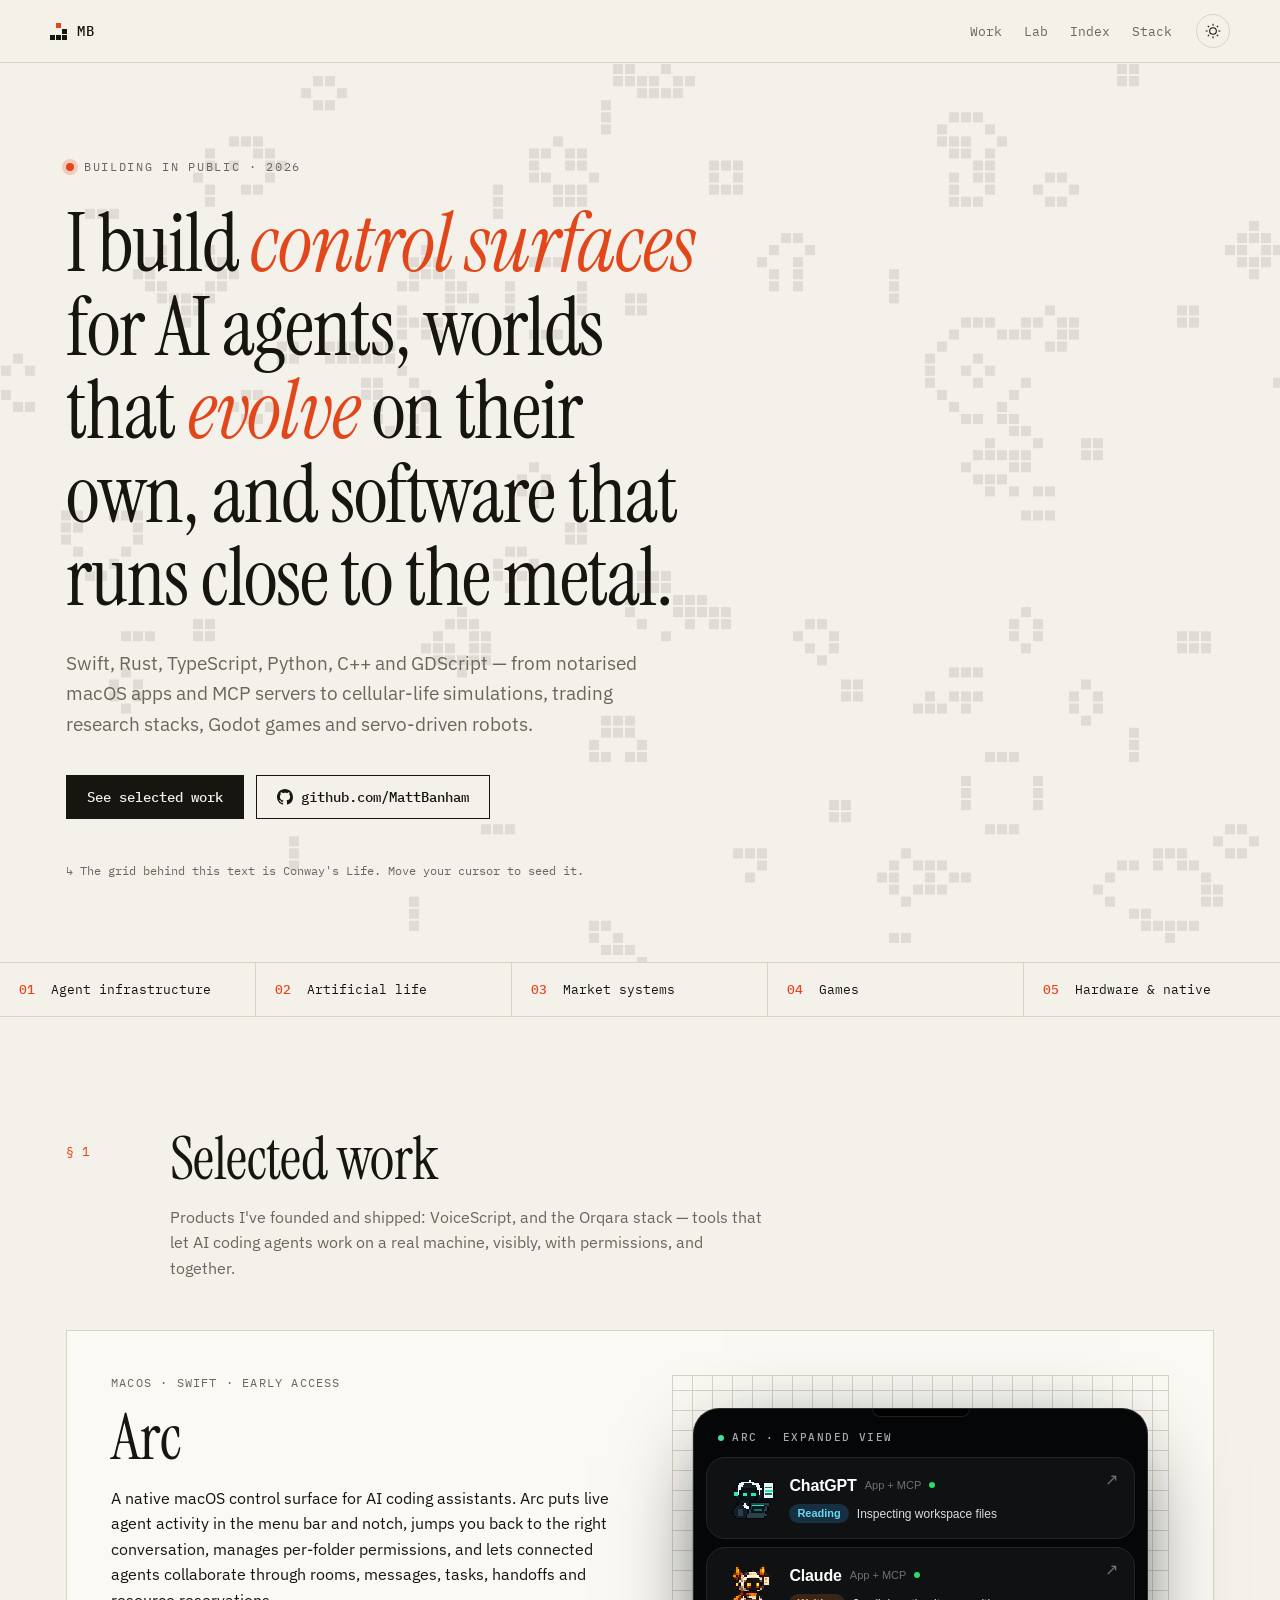
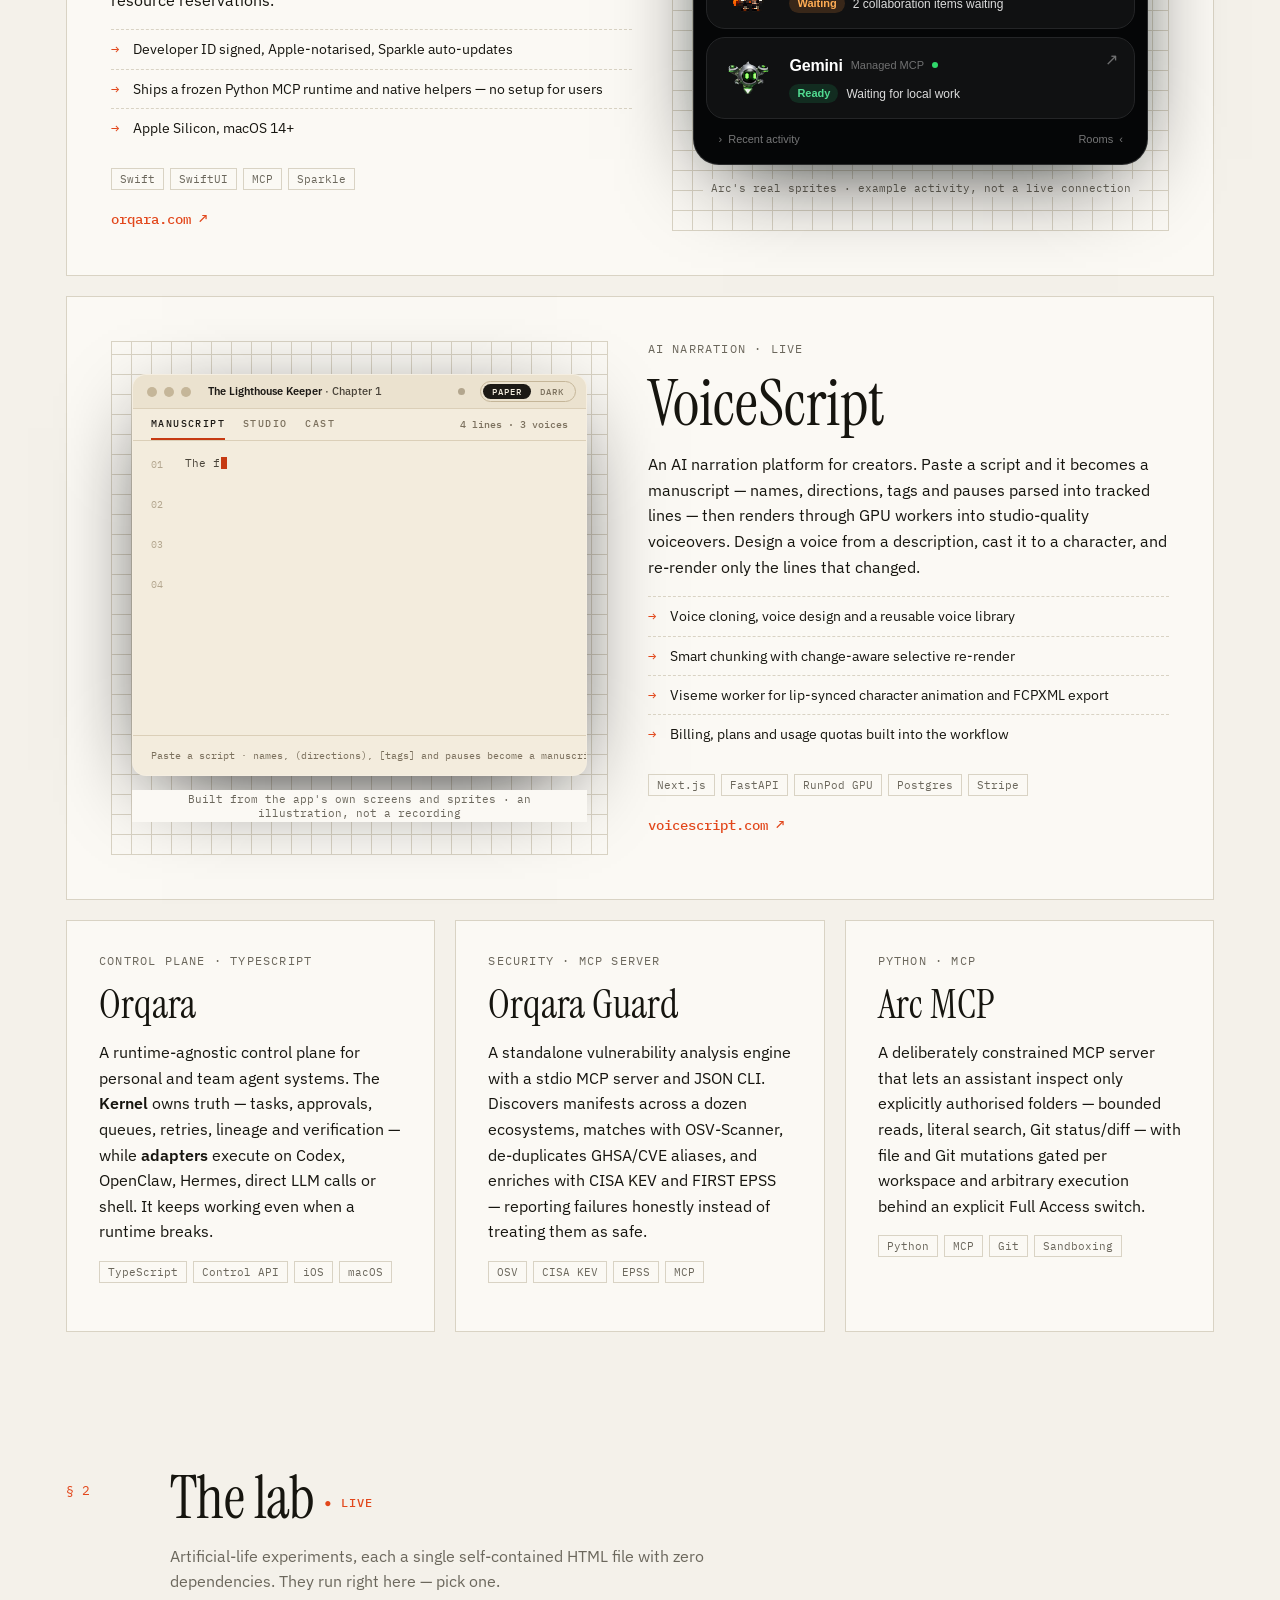
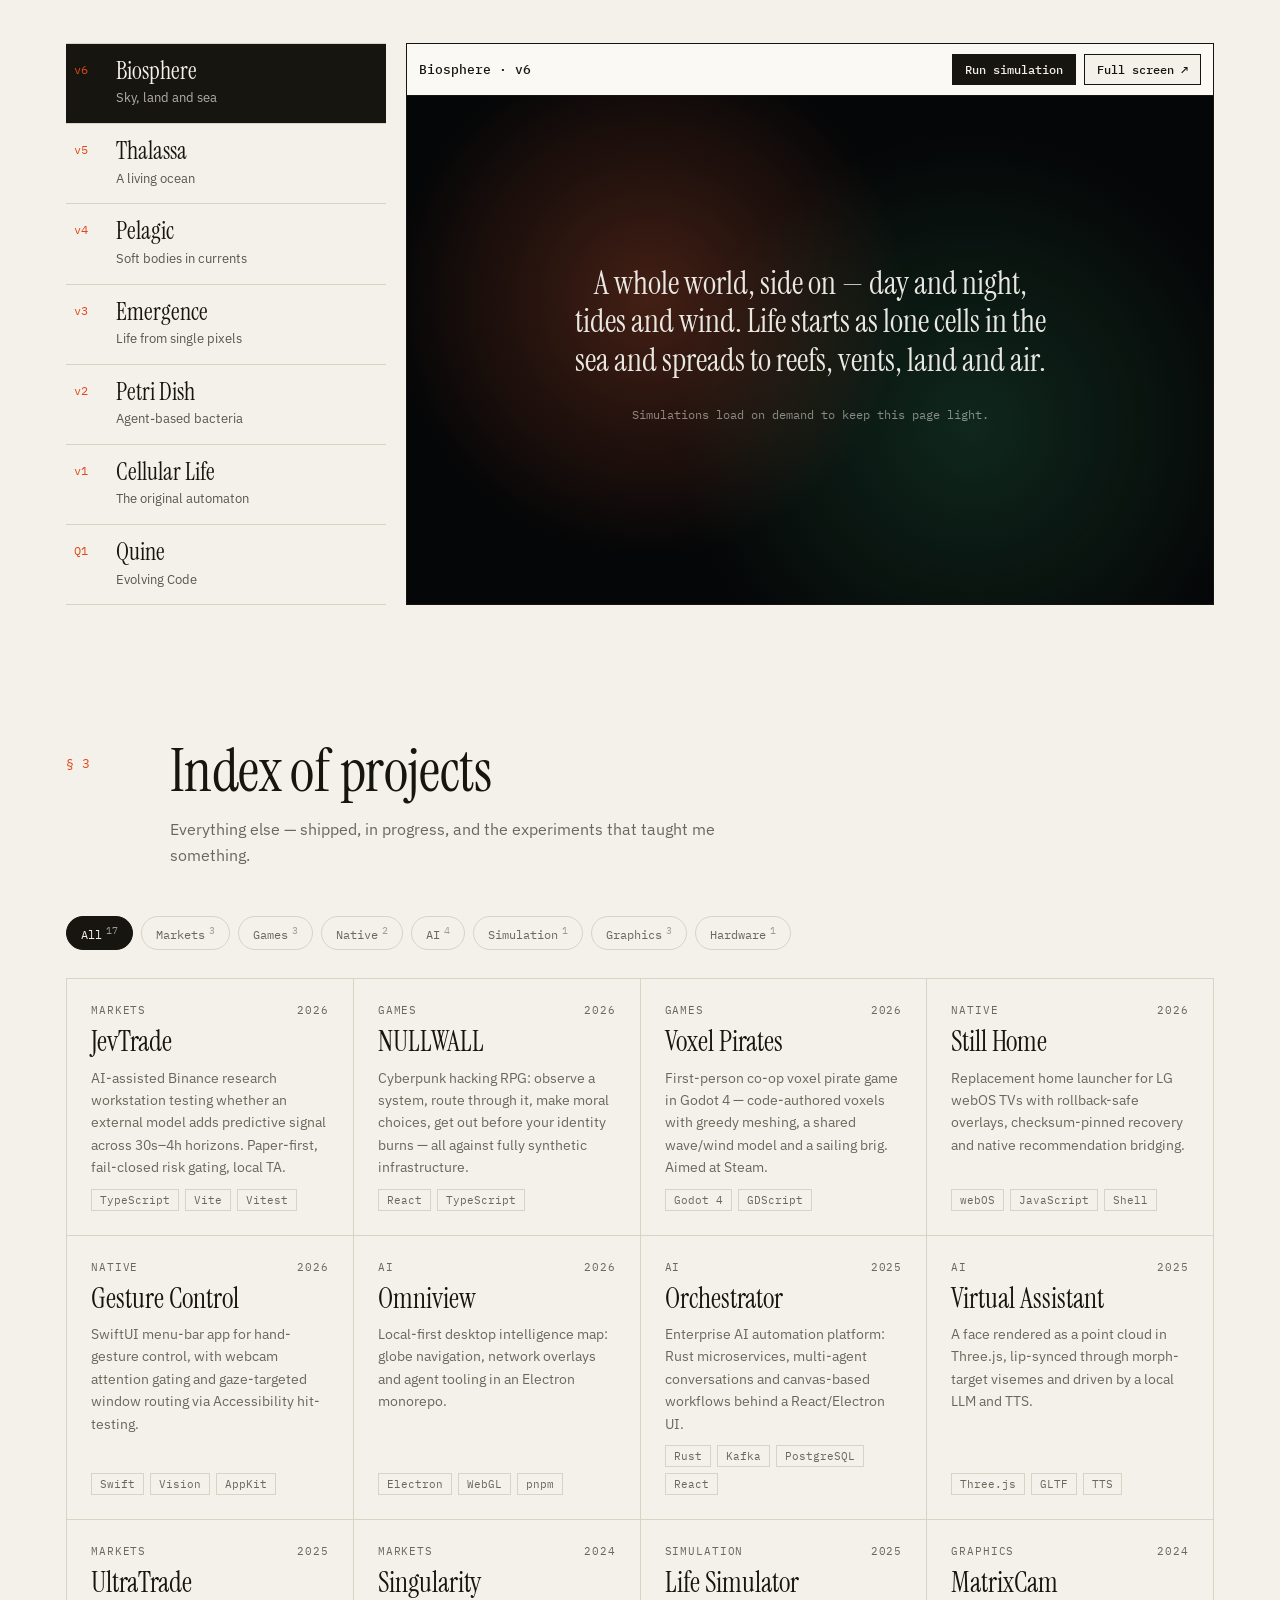
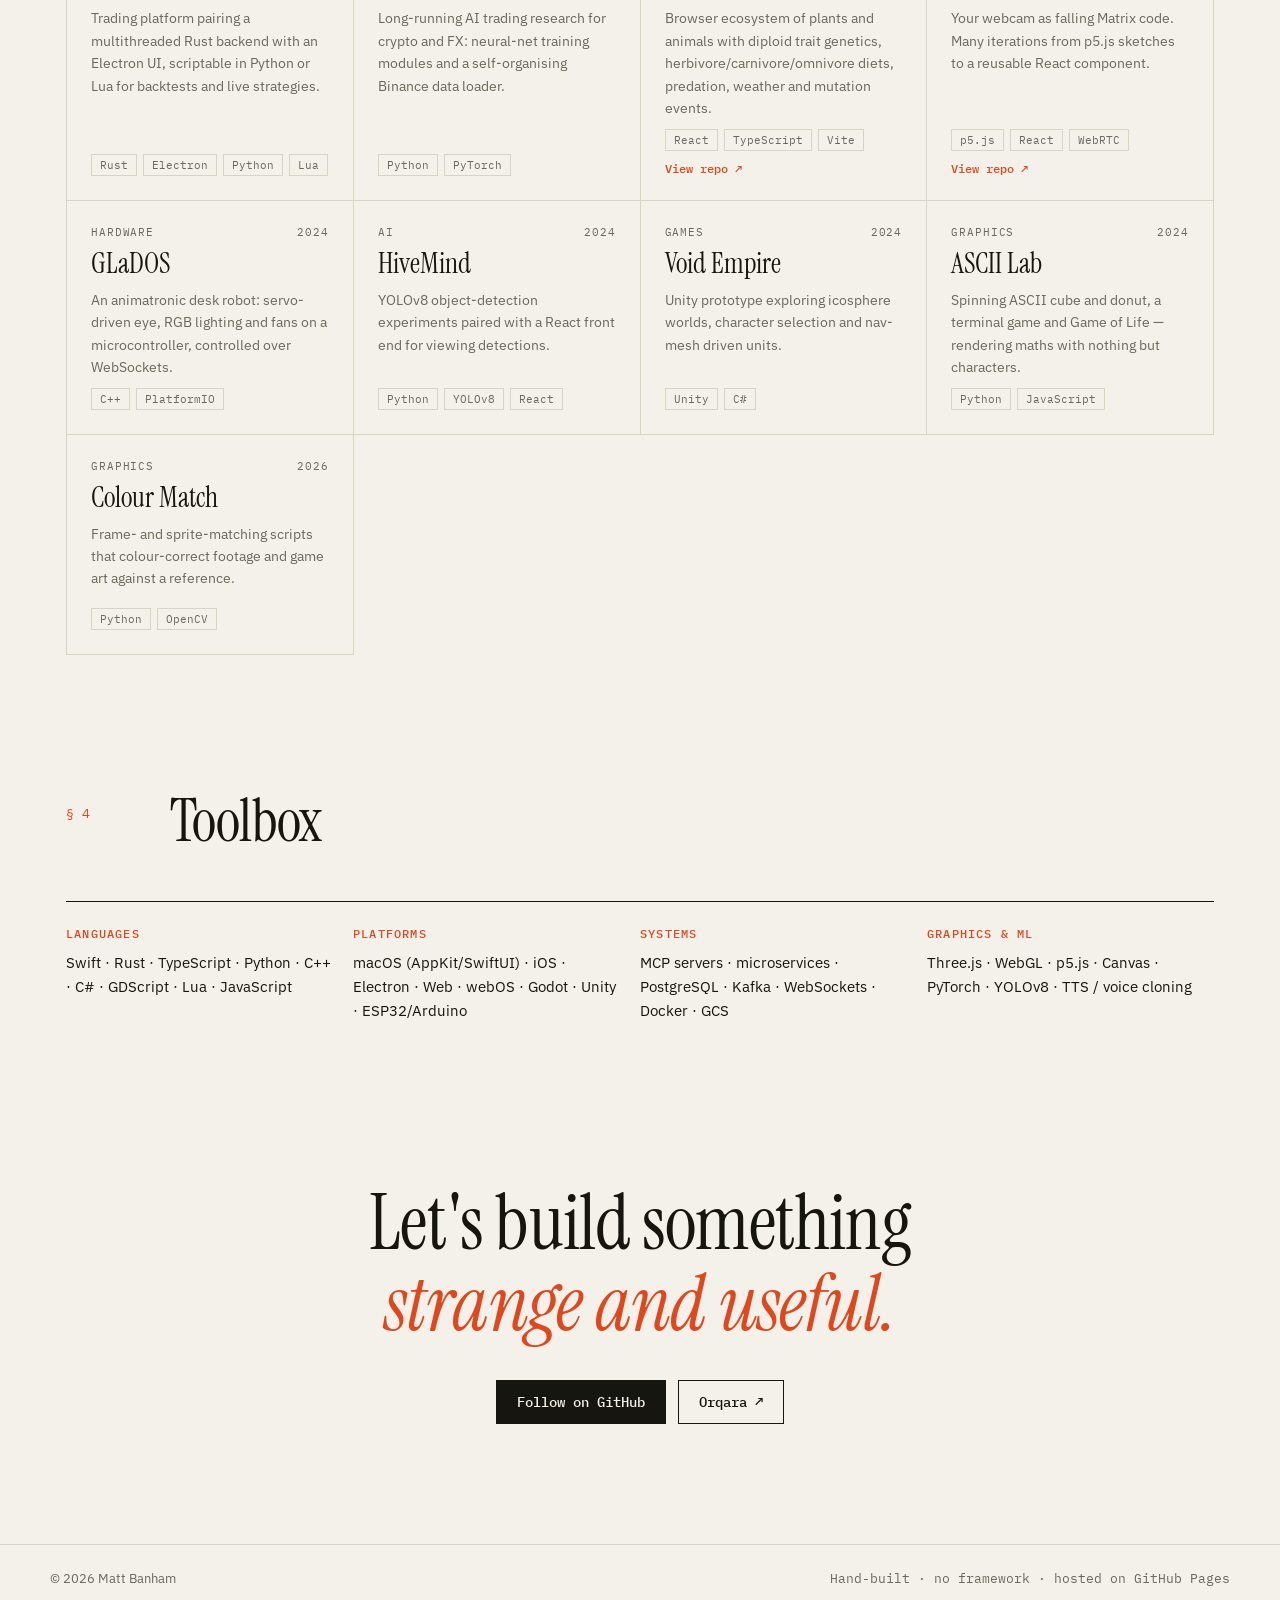
<file: index.html>
<!doctype html>
<html lang="en">
<head>
  <meta charset="utf-8">
  <meta name="viewport" content="width=device-width, initial-scale=1">
  <title>Matt Banham — Work</title>
  <meta name="description" content="Agent tooling, living simulations, trading systems, games and hardware — selected work by Matt Banham.">
  <meta property="og:title" content="Matt Banham — Work">
  <meta property="og:description" content="Agent tooling, living simulations, trading systems, games and hardware.">
  <link rel="icon" href="data:image/svg+xml,%3Csvg xmlns='http://www.w3.org/2000/svg' viewBox='0 0 16 16'%3E%3Crect width='16' height='16' fill='%2316150f'/%3E%3Crect x='3' y='3' width='3' height='3' fill='%23e2471b'/%3E%3Crect x='6.5' y='6.5' width='3' height='3' fill='%23f4f1ea'/%3E%3Crect x='10' y='3' width='3' height='3' fill='%23f4f1ea'/%3E%3Crect x='3' y='10' width='3' height='3' fill='%23f4f1ea'/%3E%3Crect x='10' y='10' width='3' height='3' fill='%23f4f1ea'/%3E%3C/svg%3E">
  <link rel="preconnect" href="https://fonts.googleapis.com">
  <link rel="preconnect" href="https://fonts.gstatic.com" crossorigin>
  <link href="https://fonts.googleapis.com/css2?family=Instrument+Serif:ital@0;1&family=IBM+Plex+Mono:wght@400;500&family=IBM+Plex+Sans:wght@400;500;600&display=swap" rel="stylesheet">
  <link rel="stylesheet" href="assets/style.css">
  <link rel="stylesheet" href="assets/demos.css">
</head>
<body>
  <a class="skip" href="#work">Skip to work</a>

  <header class="nav">
    <a class="brand" href="#top" aria-label="Home">
      <span class="glyph" aria-hidden="true"><i></i><i></i><i></i><i></i><i></i></span>
      <span>MB</span>
    </a>
    <nav aria-label="Sections">
      <a href="#work">Work</a>
      <a href="#lab">Lab</a>
      <a href="#index">Index</a>
      <a href="#stack">Stack</a>
    </nav>
    <button class="theme" id="themeToggle" type="button" aria-label="Toggle colour theme">
      <svg viewBox="0 0 24 24" aria-hidden="true"><circle cx="12" cy="12" r="5"/><path d="M12 1v3M12 20v3M4.2 4.2l2.1 2.1M17.7 17.7l2.1 2.1M1 12h3M20 12h3M4.2 19.8l2.1-2.1M17.7 6.3l2.1-2.1"/></svg>
    </button>
  </header>

  <main id="top">
    <!-- HERO -->
    <section class="hero">
      <canvas id="life" aria-hidden="true"></canvas>
      <div class="hero-inner">
        <p class="eyebrow"><span class="dot"></span> Building in public · 2026</p>
        <h1>I build <em>control surfaces</em> for AI agents, worlds that <em>evolve</em> on their own, and software that runs close to the metal.</h1>
        <p class="lede">Swift, Rust, TypeScript, Python, C++ and GDScript — from notarised macOS apps and MCP servers to cellular-life simulations, trading research stacks, Godot games and servo-driven robots.</p>
        <div class="cta">
          <a class="btn primary" href="#work">See selected work</a>
          <a class="btn" href="https://github.com/MattBanham" target="_blank" rel="noopener">
            <svg viewBox="0 0 16 16" aria-hidden="true"><path fill="currentColor" d="M8 0C3.58 0 0 3.58 0 8c0 3.54 2.29 6.53 5.47 7.59.4.07.55-.17.55-.38 0-.19-.01-.82-.01-1.49-2.01.37-2.53-.49-2.69-.94-.09-.23-.48-.94-.82-1.13-.28-.15-.68-.52-.01-.53.63-.01 1.08.58 1.23.82.72 1.21 1.87.87 2.33.66.07-.52.28-.87.51-1.07-1.78-.2-3.64-.89-3.64-3.95 0-.87.31-1.59.82-2.15-.08-.2-.36-1.02.08-2.12 0 0 .67-.21 2.2.82.64-.18 1.32-.27 2-.27.68 0 1.36.09 2 .27 1.53-1.04 2.2-.82 2.2-.82.44 1.1.16 1.92.08 2.12.51.56.82 1.27.82 2.15 0 3.07-1.87 3.75-3.65 3.95.29.25.54.73.54 1.48 0 1.07-.01 1.93-.01 2.2 0 .21.15.46.55.38A8.013 8.013 0 0016 8c0-4.42-3.58-8-8-8z"/></svg>
            github.com/MattBanham
          </a>
        </div>
        <p class="hint">↳ The grid behind this text is Conway's Life. Move your cursor to seed it.</p>
      </div>
    </section>

    <!-- DOMAINS STRIP -->
    <section class="strip" aria-label="Areas of work">
      <div><b>01</b> Agent infrastructure</div>
      <div><b>02</b> Artificial life</div>
      <div><b>03</b> Market systems</div>
      <div><b>04</b> Games</div>
      <div><b>05</b> Hardware &amp; native</div>
    </section>

    <!-- FEATURED -->
    <section id="work" class="section">
      <header class="sec-head">
        <p class="num">§ 1</p>
        <h2>Selected work</h2>
        <p class="sec-sub">Products I've founded and shipped: VoiceScript, and the Orqara stack — tools that let AI coding agents work on a real machine, visibly, with permissions, and together.</p>
      </header>

      <article class="feature feature-lg">
        <div class="feature-copy">
          <p class="kicker">macOS · Swift · Early Access</p>
          <h3>Arc</h3>
          <p>A native macOS control surface for AI coding assistants. Arc puts live agent activity in the menu bar and notch, jumps you back to the right conversation, manages per-folder permissions, and lets connected agents collaborate through rooms, messages, tasks, handoffs and resource reservations.</p>
          <ul class="facts">
            <li>Developer ID signed, Apple-notarised, Sparkle auto-updates</li>
            <li>Ships a frozen Python MCP runtime and native helpers — no setup for users</li>
            <li>Apple Silicon, macOS 14+</li>
          </ul>
          <div class="tags"><span>Swift</span><span>SwiftUI</span><span>MCP</span><span>Sparkle</span></div>
          <a class="link" href="https://orqara.com" target="_blank" rel="noopener">orqara.com ↗</a>
        </div>
        <div class="feature-art">
          <div data-demo="arc"></div>
        </div>
      </article>

      <article class="feature feature-lg feature-flip">
        <div class="feature-copy">
          <p class="kicker">AI narration · Live</p>
          <h3>VoiceScript</h3>
          <p>An AI narration platform for creators. Paste a script and it becomes a manuscript — names, directions, tags and pauses parsed into tracked lines — then renders through GPU workers into studio-quality voiceovers. Design a voice from a description, cast it to a character, and re-render only the lines that changed.</p>
          <ul class="facts">
            <li>Voice cloning, voice design and a reusable voice library</li>
            <li>Smart chunking with change-aware selective re-render</li>
            <li>Viseme worker for lip-synced character animation and FCPXML export</li>
            <li>Billing, plans and usage quotas built into the workflow</li>
          </ul>
          <div class="tags"><span>Next.js</span><span>FastAPI</span><span>RunPod GPU</span><span>Postgres</span><span>Stripe</span></div>
          <a class="link" href="https://voicescript.com" target="_blank" rel="noopener">voicescript.com ↗</a>
        </div>
        <div class="feature-art">
          <div data-demo="voicescript"></div>
        </div>
      </article>

      <div class="feature-grid">
        <article class="feature">
          <p class="kicker">Control plane · TypeScript</p>
          <h3>Orqara</h3>
          <p>A runtime-agnostic control plane for personal and team agent systems. The <b>Kernel</b> owns truth — tasks, approvals, queues, retries, lineage and verification — while <b>adapters</b> execute on Codex, OpenClaw, Hermes, direct LLM calls or shell. It keeps working even when a runtime breaks.</p>
          <div class="tags"><span>TypeScript</span><span>Control API</span><span>iOS</span><span>macOS</span></div>
        </article>
        <article class="feature">
          <p class="kicker">Security · MCP server</p>
          <h3>Orqara Guard</h3>
          <p>A standalone vulnerability analysis engine with a stdio MCP server and JSON CLI. Discovers manifests across a dozen ecosystems, matches with OSV-Scanner, de-duplicates GHSA/CVE aliases, and enriches with CISA KEV and FIRST EPSS — reporting failures honestly instead of treating them as safe.</p>
          <div class="tags"><span>OSV</span><span>CISA KEV</span><span>EPSS</span><span>MCP</span></div>
        </article>
        <article class="feature">
          <p class="kicker">Python · MCP</p>
          <h3>Arc MCP</h3>
          <p>A deliberately constrained MCP server that lets an assistant inspect only explicitly authorised folders — bounded reads, literal search, Git status/diff — with file and Git mutations gated per workspace and arbitrary execution behind an explicit Full Access switch.</p>
          <div class="tags"><span>Python</span><span>MCP</span><span>Git</span><span>Sandboxing</span></div>
        </article>
      </div>
    </section>

    <!-- LAB -->
    <section id="lab" class="section lab">
      <header class="sec-head">
        <p class="num">§ 2</p>
        <h2>The lab <span class="live">● live</span></h2>
        <p class="sec-sub">Artificial-life experiments, each a single self-contained HTML file with zero dependencies. They run right here — pick one.</p>
      </header>

      <div class="lab-layout">
        <ol class="lab-list" id="labList"></ol>
        <div class="lab-stage">
          <div class="stage-bar">
            <span id="stageTitle">Biosphere</span>
            <span class="stage-actions">
              <button type="button" id="stageLoad" class="btn small primary">Run simulation</button>
              <a id="stageOpen" class="btn small" href="demos/cellular-life/v6.html" target="_blank" rel="noopener">Full screen ↗</a>
            </span>
          </div>
          <div class="stage-frame" id="stageFrame">
            <div class="stage-poster" id="stagePoster">
              <p id="stageDesc"></p>
              <p class="mono small">Simulations load on demand to keep this page light.</p>
            </div>
          </div>
        </div>
      </div>
    </section>

    <!-- INDEX -->
    <section id="index" class="section">
      <header class="sec-head">
        <p class="num">§ 3</p>
        <h2>Index of projects</h2>
        <p class="sec-sub">Everything else — shipped, in progress, and the experiments that taught me something.</p>
      </header>
      <div class="filters" role="toolbar" aria-label="Filter projects" id="filters"></div>
      <div class="index-grid" id="indexGrid"></div>
    </section>

    <!-- STACK -->
    <section id="stack" class="section">
      <header class="sec-head">
        <p class="num">§ 4</p>
        <h2>Toolbox</h2>
      </header>
      <div class="stack">
        <div><h4>Languages</h4><p>Swift · Rust · TypeScript · Python · C++ · C# · GDScript · Lua · JavaScript</p></div>
        <div><h4>Platforms</h4><p>macOS (AppKit/SwiftUI) · iOS · Electron · Web · webOS · Godot · Unity · ESP32/Arduino</p></div>
        <div><h4>Systems</h4><p>MCP servers · microservices · PostgreSQL · Kafka · WebSockets · Docker · GCS</p></div>
        <div><h4>Graphics &amp; ML</h4><p>Three.js · WebGL · p5.js · Canvas · PyTorch · YOLOv8 · TTS / voice cloning</p></div>
      </div>
    </section>

    <!-- CONTACT -->
    <section class="section contact">
      <h2>Let's build something <em>strange and useful.</em></h2>
      <div class="cta">
        <a class="btn primary" href="https://github.com/MattBanham" target="_blank" rel="noopener">Follow on GitHub</a>
        <a class="btn" href="https://orqara.com" target="_blank" rel="noopener">Orqara ↗</a>
      </div>
    </section>
  </main>

  <footer class="foot">
    <span>© <span id="year">2026</span> Matt Banham</span>
    <span class="mono">Hand-built · no framework · hosted on GitHub Pages</span>
  </footer>

  <script src="assets/main.js"></script>
  <script src="assets/demos.js" defer></script>
</body>
</html>
</file>
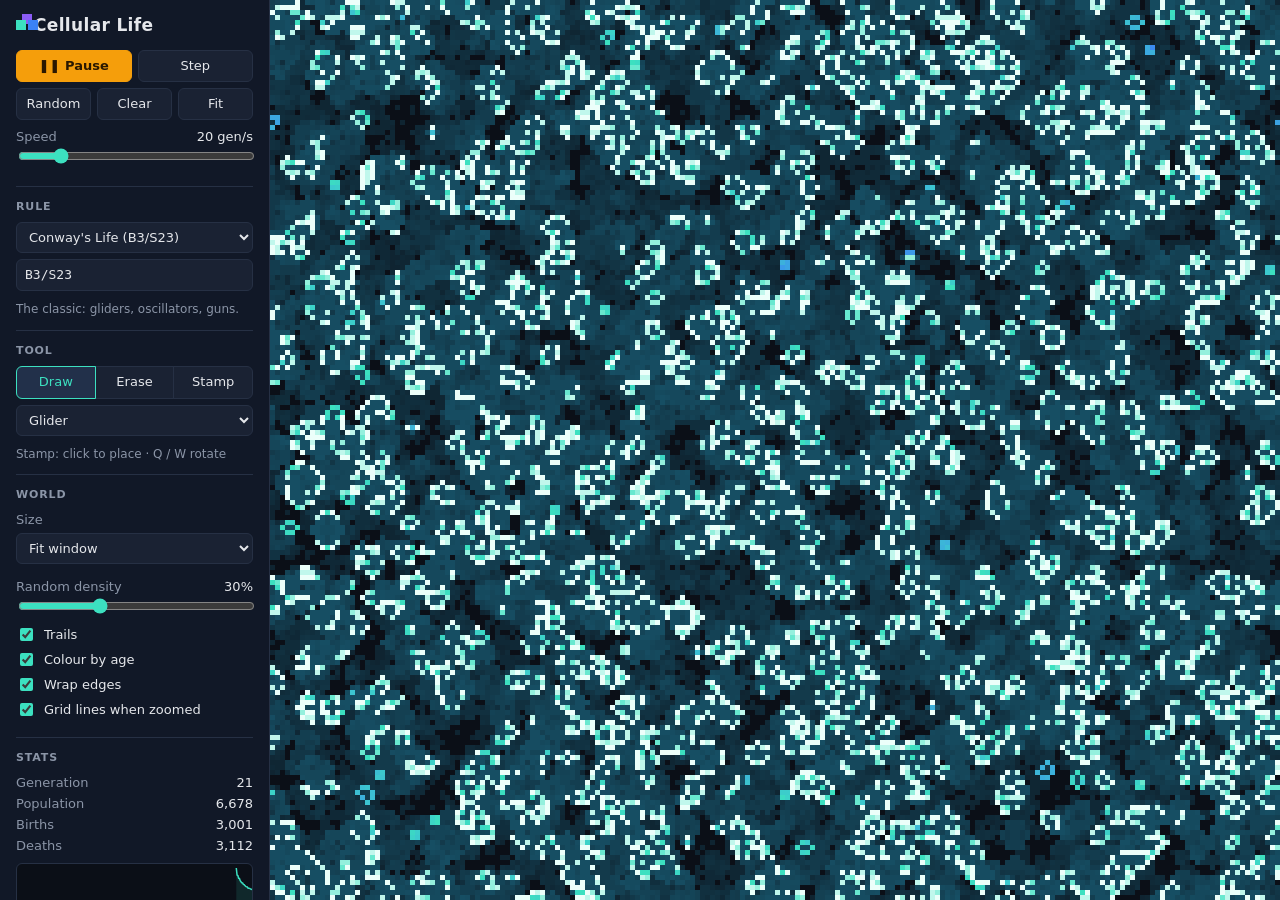
<file: demos/cellular-life/v1.html>
<!doctype html>
<html lang="en">
<head>
  <meta charset="utf-8">
  <meta name="viewport" content="width=device-width, initial-scale=1">
  <title>Cellular Life</title>
  <style>
:root {
  --bg: #0b0f17;
  --panel: #111827;
  --panel-2: #1a2233;
  --line: #263044;
  --text: #e5e7eb;
  --muted: #8b95a7;
  --accent: #3ce0c0;
  --accent-ink: #062a24;
  --bad: #f87171;
  color-scheme: dark;
}

* { box-sizing: border-box; }

html, body {
  margin: 0;
  height: 100%;
  background: var(--bg);
  color: var(--text);
  font: 13px/1.4 system-ui, -apple-system, "Segoe UI", sans-serif;
}

#app {
  display: flex;
  height: 100vh;
  overflow: hidden;
}

#panel {
  width: 270px;
  flex: none;
  overflow-y: auto;
  background: var(--panel);
  border-right: 1px solid var(--line);
  padding: 14px 16px 20px;
}

h1 {
  margin: 0 0 12px;
  font-size: 17px;
  letter-spacing: 0.02em;
}
h1::before {
  content: "";
  display: inline-block;
  width: 10px; height: 10px;
  margin-right: 8px;
  background: var(--accent);
  box-shadow: 12px 0 0 #3b82f6, 6px -6px 0 #8b5cf6;
  transform: translateY(-1px);
}

h2 {
  margin: 0 0 8px;
  font-size: 11px;
  font-weight: 600;
  text-transform: uppercase;
  letter-spacing: 0.08em;
  color: var(--muted);
}

section {
  padding: 12px 0;
  border-top: 1px solid var(--line);
}
section:first-of-type { border-top: 0; padding-top: 0; }

.row { display: flex; gap: 6px; margin-bottom: 6px; }
.row > button { flex: 1; }

button, select, input[type=text], #rule {
  font: inherit;
  color: var(--text);
  background: var(--panel-2);
  border: 1px solid var(--line);
  border-radius: 6px;
  padding: 6px 8px;
}
button { cursor: pointer; }
button:hover { border-color: #3a4660; }
button.primary {
  background: var(--accent);
  color: var(--accent-ink);
  border-color: var(--accent);
  font-weight: 600;
}
button.primary.running { background: #f59e0b; border-color: #f59e0b; color: #2a1800; }

select, #rule { width: 100%; margin-bottom: 6px; }
#rule { font-family: ui-monospace, SFMono-Regular, Menlo, monospace; }
#rule.invalid { border-color: var(--bad); }

label { display: block; margin: 8px 0 4px; color: var(--muted); }
label select { margin-top: 4px; }
label.check { display: flex; align-items: center; gap: 8px; color: var(--text); margin: 6px 0; }
input[type=range] { width: 100%; accent-color: var(--accent); }
input[type=checkbox] { accent-color: var(--accent); }
.val { float: right; color: var(--text); font-variant-numeric: tabular-nums; }

.seg { display: flex; margin-bottom: 6px; }
.seg button { flex: 1; border-radius: 0; margin-left: -1px; }
.seg button:first-child { border-radius: 6px 0 0 6px; margin-left: 0; }
.seg button:last-child { border-radius: 0 6px 6px 0; }
.seg button.on { background: #22304a; border-color: var(--accent); color: var(--accent); position: relative; }

.hint { margin: 4px 0 0; color: var(--muted); font-size: 12px; }
.keys { border-top: 1px solid var(--line); padding-top: 12px; }
.keys b { color: var(--text); font-weight: 600; }

.stats {
  display: grid;
  grid-template-columns: 1fr auto;
  gap: 3px 8px;
  margin: 0 0 8px;
}
.stats dt { color: var(--muted); }
.stats dd { margin: 0; text-align: right; font-variant-numeric: tabular-nums; }

#spark {
  width: 100%;
  height: 56px;
  display: block;
  background: var(--bg);
  border: 1px solid var(--line);
  border-radius: 6px;
}

#stage {
  flex: 1;
  position: relative;
  min-width: 0;
}
#world {
  position: absolute;
  inset: 0;
  width: 100%;
  height: 100%;
  display: block;
  cursor: crosshair;
  touch-action: none;
}
#world.panning { cursor: grabbing; }

@media (max-width: 720px) {
  #app { flex-direction: column-reverse; height: auto; min-height: 100vh; overflow: visible; }
  #panel { width: 100%; border-right: 0; border-top: 1px solid var(--line); }
  #stage { height: 60vh; flex: none; }
}
</style>
</head>
<body>
<div id="app">
  <aside id="panel">
    <h1>Cellular Life</h1>

    <section>
      <div class="row">
        <button id="play" class="primary" title="Play / pause (Space)">▶ Play</button>
        <button id="step" title="Step one generation (N)">Step</button>
      </div>
      <div class="row">
        <button id="random" title="Randomize (R)">Random</button>
        <button id="clear" title="Clear (C)">Clear</button>
        <button id="fit" title="Fit view (F)">Fit</button>
      </div>
      <label>Speed <span id="speedVal" class="val"></span>
        <input id="speed" type="range" min="1" max="120" value="20">
      </label>
    </section>

    <section>
      <h2>Rule</h2>
      <select id="preset"></select>
      <input id="rule" spellcheck="false" autocomplete="off" aria-label="Rule in B/S notation">
      <p class="hint" id="ruleDesc"></p>
    </section>

    <section>
      <h2>Tool</h2>
      <div class="seg" id="tools">
        <button data-tool="draw" class="on" title="Draw (D)">Draw</button>
        <button data-tool="erase" title="Erase (E)">Erase</button>
        <button data-tool="stamp" title="Stamp (S)">Stamp</button>
      </div>
      <select id="pattern" aria-label="Pattern to stamp"></select>
      <p class="hint">Stamp: click to place · Q / W rotate</p>
    </section>

    <section>
      <h2>World</h2>
      <label>Size
        <select id="size">
          <option value="fit">Fit window</option>
          <option value="128x80">128 × 80</option>
          <option value="256x160">256 × 160</option>
          <option value="400x250">400 × 250</option>
          <option value="640x400">640 × 400</option>
          <option value="1000x625">1000 × 625</option>
        </select>
      </label>
      <label>Random density <span id="densityVal" class="val"></span>
        <input id="density" type="range" min="5" max="80" value="30">
      </label>
      <label class="check"><input type="checkbox" id="trails" checked> Trails</label>
      <label class="check"><input type="checkbox" id="ageColor" checked> Colour by age</label>
      <label class="check"><input type="checkbox" id="wrap" checked> Wrap edges</label>
      <label class="check"><input type="checkbox" id="grid" checked> Grid lines when zoomed</label>
    </section>

    <section>
      <h2>Stats</h2>
      <dl class="stats">
        <dt>Generation</dt><dd id="sGen">0</dd>
        <dt>Population</dt><dd id="sPop">0</dd>
        <dt>Births</dt><dd id="sBirths">0</dd>
        <dt>Deaths</dt><dd id="sDeaths">0</dd>
      </dl>
      <canvas id="spark" aria-label="Population history"></canvas>
    </section>

    <p class="hint keys">
      <b>Space</b> play · <b>N</b> step · <b>R</b> random · <b>C</b> clear · <b>F</b> fit<br>
      Wheel zoom · right-drag or Shift-drag to pan
    </p>
  </aside>

  <main id="stage">
    <canvas id="world"></canvas>
  </main>
</div>
<script>
/* Cellular Life — a life-like / Generations cellular automaton playground.
 * No dependencies. Grid uses padded typed arrays (1-cell border) so the
 * neighbour count needs no bounds checks; wrapping copies edges into the border.
 */
(() => {
  'use strict';
  const $ = (id) => document.getElementById(id);

  // ---------------------------------------------------------------- rules
  const PRESETS = [
    ["Conway's Life", 'B3/S23', 'The classic: gliders, oscillators, guns.'],
    ['HighLife', 'B36/S23', 'Like Life, plus a self-replicating pattern.'],
    ['Day & Night', 'B3678/S34678', 'Dead and alive behave symmetrically.'],
    ['Seeds', 'B2/S', 'Nothing survives; everything explodes.'],
    ['Life without Death', 'B3/S012345678', 'Cells never die; grows ladders and blobs.'],
    ['Maze', 'B3/S12345', 'Grows into maze-like corridors.'],
    ['Mazectric', 'B3/S1234', 'Longer, straighter maze corridors.'],
    ['Coral', 'B3/S45678', 'Slow, coral-like growth.'],
    ['2x2', 'B36/S125', 'Block-based patterns that split and merge.'],
    ['Replicator', 'B1357/S1357', 'Every pattern copies itself.'],
    ['Morley', 'B368/S245', 'Rich in spaceships ("Move").'],
    ['Anneal', 'B4678/S35678', 'Random soup melts into smooth blobs.'],
    ["Brian's Brain", 'B2/S/3', 'Generations rule: cells fire, then rest.'],
    ['Star Wars', 'B2/S345/4', 'Generations rule with long-lived ships.'],
    ['Fireworks', 'B13/S2/21', 'Generations rule with long glowing tails.'],
  ];

  function parseRule(str) {
    const m = str.toUpperCase().replace(/\s+/g, '')
      .match(/^B([0-8]*)\/S([0-8]*)(?:\/[CG]?(\d+))?$/);
    if (!m) return null;
    const bits = (s) => [...s].reduce((a, d) => a | (1 << +d), 0);
    const c = m[3] ? Math.max(2, Math.min(255, +m[3])) : 2;
    return { b: bits(m[1]), s: bits(m[2]), c, text: `B${m[1]}/S${m[2]}${c > 2 ? '/' + c : ''}` };
  }

  // ------------------------------------------------------------- patterns
  const PATTERNS = {
    'Glider': ['.O.', '..O', 'OOO'],
    'Lightweight spaceship': ['.O..O', 'O....', 'O...O', 'OOOO.'],
    'R-pentomino': ['.OO', 'OO.', '.O.'],
    'Acorn': ['.O.....', '...O...', 'OO..OOO'],
    'Diehard': ['......O.', 'OO......', '.O...OOO'],
    'Pulsar': [
      '..OOO...OOO..', '.............', 'O....O.O....O', 'O....O.O....O',
      'O....O.O....O', '..OOO...OOO..', '.............', '..OOO...OOO..',
      'O....O.O....O', 'O....O.O....O', 'O....O.O....O', '.............',
      '..OOO...OOO..',
    ],
    'Pentadecathlon': ['..O....O..', 'OO.OOOO.OO', '..O....O..'],
    'Gosper glider gun': [
      '........................O...........',
      '......................O.O...........',
      '............OO......OO............OO',
      '...........O...O....OO............OO',
      'OO........O.....O...OO..............',
      'OO........O...O.OO....O.O...........',
      '..........O.....O.......O...........',
      '...........O...O....................',
      '............OO......................',
    ],
    'HighLife replicator': ['..OOO', '.O..O', 'O...O', 'O..O.', 'OOO..'],
    'Single cell': ['O'],
  };

  function makePattern(rows) {
    const cells = [];
    rows.forEach((r, y) => [...r].forEach((ch, x) => { if (ch === 'O') cells.push([x, y]); }));
    return { cells, w: Math.max(...rows.map((r) => r.length)), h: rows.length };
  }
  function rotate(p, times) {
    let { cells, w, h } = p;
    for (let t = 0; t < ((times % 4) + 4) % 4; t++) {
      cells = cells.map(([x, y]) => [h - 1 - y, x]);
      [w, h] = [h, w];
    }
    return { cells, w, h };
  }

  // --------------------------------------------------------------- colours
  const rgba = (r, g, b) => ((255 << 24) | (b << 16) | (g << 8) | r) >>> 0;
  const BG = [11, 15, 23];
  const lerp = (a, b, t) => Math.round(a + (b - a) * t);
  function ramp(stops, n) {
    const out = new Uint32Array(n);
    for (let i = 0; i < n; i++) {
      let k = 0;
      while (k < stops.length - 2 && i > stops[k + 1][0]) k++;
      const [p0, c0] = stops[k], [p1, c1] = stops[k + 1];
      const t = Math.min(1, Math.max(0, (i - p0) / (p1 - p0)));
      out[i] = rgba(lerp(c0[0], c1[0], t), lerp(c0[1], c1[1], t), lerp(c0[2], c1[2], t));
    }
    return out;
  }
  const AGE_LUT = ramp([
    [0, [236, 255, 250]], [4, [60, 224, 192]], [24, [59, 130, 246]],
    [90, [139, 92, 246]], [255, [217, 70, 239]],
  ], 256);
  const TRAIL_LUT = ramp([[0, BG], [255, [22, 78, 99]]], 256);
  const DYING_LUT = ramp([[0, BG], [255, [245, 158, 11]]], 256);
  const LIVE_FLAT = rgba(60, 224, 192);
  const BG32 = rgba(...BG);

  // ----------------------------------------------------------------- state
  let W, H, PW, N;
  let live, nlive, state, nstate, age, nage, trail;
  let off, offCtx, img, u32;
  let rule = parseRule('B3/S23');
  let gen = 0, pop = 0, births = 0, deaths = 0;
  const history = [];
  const HISTORY_MAX = 300;

  const opts = { wrap: true, trails: true, ageColor: true, grid: true };

  off = document.createElement('canvas');
  offCtx = off.getContext('2d');

  function alloc(w, h) {
    W = w; H = h; PW = W + 2; N = PW * (H + 2);
    live = new Uint8Array(N); nlive = new Uint8Array(N);
    state = new Uint8Array(N); nstate = new Uint8Array(N);
    age = new Uint8Array(N); nage = new Uint8Array(N);
    trail = new Uint8Array(N);
    off.width = W; off.height = H;
    img = offCtx.createImageData(W, H);
    u32 = new Uint32Array(img.data.buffer);
    resetStats();
  }

  function resetStats() {
    gen = 0; births = 0; deaths = 0; history.length = 0;
  }

  const idx = (x, y) => (y + 1) * PW + x + 1;
  const inside = (x, y) => x >= 0 && y >= 0 && x < W && y < H;

  function setCell(x, y, on) {
    if (!inside(x, y)) return;
    const i = idx(x, y);
    state[i] = live[i] = on ? 1 : 0;
    age[i] = 0;
    if (!on) trail[i] = 0;
  }

  function clearWorld() {
    live.fill(0); state.fill(0); age.fill(0); trail.fill(0);
    nlive.fill(0); nstate.fill(0); nage.fill(0);
    resetStats();
  }

  function randomize(density) {
    clearWorld();
    for (let y = 0; y < H; y++) {
      for (let x = 0; x < W; x++) {
        if (Math.random() < density) { const i = idx(x, y); live[i] = state[i] = 1; }
      }
    }
  }

  function wrapBorders(a) {
    const last = (H + 1) * PW;
    a.copyWithin(0, H * PW, H * PW + PW);   // bottom row -> top border
    a.copyWithin(last, PW, PW + PW);        // top row -> bottom border
    for (let r = 0; r < H + 2; r++) {
      const o = r * PW;
      a[o] = a[o + W];
      a[o + W + 1] = a[o + 1];
    }
  }
  function zeroBorders(a) {
    a.fill(0, 0, PW);
    a.fill(0, (H + 1) * PW, N);
    for (let r = 0; r < H + 2; r++) { a[r * PW] = 0; a[r * PW + W + 1] = 0; }
  }

  function step() {
    if (opts.wrap) wrapBorders(live); else zeroBorders(live);
    const B = rule.b, S = rule.s, C = rule.c;
    let b = 0, d = 0;
    for (let y = 1; y <= H; y++) {
      let i = y * PW + 1;
      for (let x = 0; x < W; x++, i++) {
        const n = live[i - PW - 1] + live[i - PW] + live[i - PW + 1]
                + live[i - 1] + live[i + 1]
                + live[i + PW - 1] + live[i + PW] + live[i + PW + 1];
        const s = state[i];
        let ns;
        if (s === 0) ns = (B >> n) & 1;
        else if (s === 1) ns = (S >> n) & 1 ? 1 : (C > 2 ? 2 : 0);
        else ns = s + 1 < C ? s + 1 : 0;

        nstate[i] = ns;
        if (ns === 1) {
          nlive[i] = 1;
          if (s === 1) { const a = age[i]; nage[i] = a < 255 ? a + 1 : 255; }
          else { nage[i] = 0; b++; }
        } else {
          nlive[i] = 0;
          nage[i] = 0;
          if (s === 1) { d++; trail[i] = 255; }
          else if (trail[i]) trail[i] = trail[i] > 8 ? trail[i] - 8 : 0;
        }
      }
    }
    [live, nlive] = [nlive, live];
    [state, nstate] = [nstate, state];
    [age, nage] = [nage, age];
    births = b; deaths = d; gen++;
    history.push(countPop());
    if (history.length > HISTORY_MAX) history.shift();
  }

  function countPop() {
    let p = 0;
    for (let y = 1; y <= H; y++) {
      let i = y * PW + 1;
      for (let x = 0; x < W; x++, i++) p += live[i];
    }
    return p;
  }

  // ----------------------------------------------------------- rendering
  const canvas = $('world');
  const ctx = canvas.getContext('2d');
  const stage = $('stage');
  let cw = 0, ch = 0, dpr = 1;
  const view = { z: 4, ox: 0, oy: 0 };
  let hover = null;

  function resizeCanvas() {
    dpr = window.devicePixelRatio || 1;
    cw = stage.clientWidth; ch = stage.clientHeight;
    canvas.width = Math.round(cw * dpr);
    canvas.height = Math.round(ch * dpr);
  }

  function fitView() {
    const z = Math.min(cw / W, ch / H);
    view.z = z;
    view.ox = (cw - W * z) / 2;
    view.oy = (ch - H * z) / 2;
  }

  function paintImage() {
    let p = 0, k = 0;
    const flat = !opts.ageColor, showTrails = opts.trails, C = rule.c;
    for (let y = 1; y <= H; y++) {
      let i = y * PW + 1;
      for (let x = 0; x < W; x++, i++, k++) {
        const s = state[i];
        if (s === 1) { u32[k] = flat ? LIVE_FLAT : AGE_LUT[age[i]]; p++; }
        else if (s > 1) u32[k] = DYING_LUT[Math.round(255 * (1 - (s - 1) / (C - 1)))];
        else u32[k] = showTrails && trail[i] ? TRAIL_LUT[trail[i]] : BG32;
      }
    }
    pop = p;
    offCtx.putImageData(img, 0, 0);
  }

  function render() {
    paintImage();
    ctx.setTransform(dpr, 0, 0, dpr, 0, 0);
    ctx.fillStyle = '#070a10';
    ctx.fillRect(0, 0, cw, ch);
    ctx.imageSmoothingEnabled = false;
    const { z, ox, oy } = view;
    ctx.drawImage(off, ox, oy, W * z, H * z);

    // world border
    ctx.strokeStyle = 'rgba(255,255,255,0.12)';
    ctx.lineWidth = 1;
    ctx.strokeRect(ox - 0.5, oy - 0.5, W * z + 1, H * z + 1);

    if (opts.grid && z >= 8) {
      const x0 = Math.max(0, Math.floor(-ox / z)), x1 = Math.min(W, Math.ceil((cw - ox) / z));
      const y0 = Math.max(0, Math.floor(-oy / z)), y1 = Math.min(H, Math.ceil((ch - oy) / z));
      ctx.beginPath();
      for (let x = x0; x <= x1; x++) { const px = Math.round(ox + x * z) + 0.5; ctx.moveTo(px, oy + y0 * z); ctx.lineTo(px, oy + y1 * z); }
      for (let y = y0; y <= y1; y++) { const py = Math.round(oy + y * z) + 0.5; ctx.moveTo(ox + x0 * z, py); ctx.lineTo(ox + x1 * z, py); }
      ctx.strokeStyle = `rgba(255,255,255,${Math.min(0.08, (z - 7) * 0.01)})`;
      ctx.stroke();
    }

    if (hover) {
      if (tool === 'stamp') {
        const p = currentPattern();
        const bx = hover[0] - Math.floor(p.w / 2), by = hover[1] - Math.floor(p.h / 2);
        ctx.fillStyle = 'rgba(255,255,255,0.45)';
        for (const [x, y] of p.cells) ctx.fillRect(ox + (bx + x) * z, oy + (by + y) * z, Math.max(1, z), Math.max(1, z));
        ctx.strokeStyle = 'rgba(60,224,192,0.6)';
        ctx.strokeRect(ox + bx * z - 0.5, oy + by * z - 0.5, p.w * z + 1, p.h * z + 1);
      } else if (inside(hover[0], hover[1])) {
        ctx.strokeStyle = tool === 'erase' ? 'rgba(248,113,113,0.9)' : 'rgba(255,255,255,0.8)';
        ctx.strokeRect(ox + hover[0] * z - 0.5, oy + hover[1] * z - 0.5, Math.max(2, z) + 1, Math.max(2, z) + 1);
      }
    }
  }

  // ------------------------------------------------------------- stats UI
  const spark = $('spark');
  const sctx = spark.getContext('2d');
  let lastStatsUpdate = 0;
  const fmt = (n) => n.toLocaleString();

  function updateStats(now) {
    if (now - lastStatsUpdate < 100) return;
    lastStatsUpdate = now;
    $('sGen').textContent = fmt(gen);
    $('sPop').textContent = fmt(pop);
    $('sBirths').textContent = fmt(births);
    $('sDeaths').textContent = fmt(deaths);

    const w = spark.clientWidth, h = spark.clientHeight;
    if (spark.width !== Math.round(w * dpr)) { spark.width = Math.round(w * dpr); spark.height = Math.round(h * dpr); }
    sctx.setTransform(dpr, 0, 0, dpr, 0, 0);
    sctx.clearRect(0, 0, w, h);
    if (history.length < 2) return;
    let max = 1;
    for (const v of history) if (v > max) max = v;
    const stepX = w / (HISTORY_MAX - 1);
    const startX = w - (history.length - 1) * stepX;
    sctx.beginPath();
    history.forEach((v, i) => {
      const x = startX + i * stepX, y = h - 4 - (v / max) * (h - 8);
      i ? sctx.lineTo(x, y) : sctx.moveTo(x, y);
    });
    sctx.strokeStyle = '#3ce0c0';
    sctx.lineWidth = 1.5;
    sctx.stroke();
    sctx.lineTo(w, h); sctx.lineTo(startX, h); sctx.closePath();
    sctx.fillStyle = 'rgba(60,224,192,0.12)';
    sctx.fill();
  }

  // ------------------------------------------------------------ main loop
  let running = false, speed = 20, acc = 0, lastT = performance.now();
  function frame(t) {
    const dt = Math.min(0.1, (t - lastT) / 1000);
    lastT = t;
    if (running) {
      acc += dt * speed;
      let n = 0;
      while (acc >= 1 && n < 8) { step(); acc -= 1; n++; }
      if (n === 8) acc = 0;
    }
    render();
    updateStats(t);
    requestAnimationFrame(frame);
  }

  function setRunning(on) {
    running = on; acc = on ? 1 : 0;
    const b = $('play');
    b.textContent = on ? '❚❚ Pause' : '▶ Play';
    b.classList.toggle('running', on);
  }

  // ------------------------------------------------------------ input
  let tool = 'draw';
  let rotation = 0;
  let painting = null;   // {on, last:[x,y]}
  let panning = null;

  const patternSel = $('pattern');
  for (const name of Object.keys(PATTERNS)) patternSel.add(new Option(name, name));
  let patternCache = null;
  function currentPattern() {
    const key = patternSel.value + '|' + rotation;
    if (!patternCache || patternCache.key !== key) {
      patternCache = { key, p: rotate(makePattern(PATTERNS[patternSel.value]), rotation) };
    }
    return patternCache.p;
  }

  function stamp(cx, cy) {
    const p = currentPattern();
    const bx = cx - Math.floor(p.w / 2), by = cy - Math.floor(p.h / 2);
    for (const [x, y] of p.cells) {
      let px = bx + x, py = by + y;
      if (opts.wrap) { px = ((px % W) + W) % W; py = ((py % H) + H) % H; }
      setCell(px, py, true);
    }
  }

  function toCell(e) {
    const r = canvas.getBoundingClientRect();
    return [Math.floor((e.clientX - r.left - view.ox) / view.z), Math.floor((e.clientY - r.top - view.oy) / view.z)];
  }

  function paintLine([x0, y0], [x1, y1], on) {
    const dx = Math.abs(x1 - x0), dy = -Math.abs(y1 - y0);
    const sx = x0 < x1 ? 1 : -1, sy = y0 < y1 ? 1 : -1;
    let err = dx + dy;
    for (;;) {
      setCell(x0, y0, on);
      if (x0 === x1 && y0 === y1) break;
      const e2 = 2 * err;
      if (e2 >= dy) { err += dy; x0 += sx; }
      if (e2 <= dx) { err += dx; y0 += sy; }
    }
  }

  canvas.addEventListener('contextmenu', (e) => e.preventDefault());
  canvas.addEventListener('pointerdown', (e) => {
    canvas.setPointerCapture(e.pointerId);
    if (e.button === 1 || e.button === 2 || e.shiftKey) {
      panning = { x: e.clientX, y: e.clientY, ox: view.ox, oy: view.oy };
      canvas.classList.add('panning');
      return;
    }
    if (e.button !== 0) return;
    const c = toCell(e);
    if (tool === 'stamp') { stamp(c[0], c[1]); return; }
    painting = { on: tool === 'draw', last: c };
    setCell(c[0], c[1], painting.on);
  });
  canvas.addEventListener('pointermove', (e) => {
    hover = toCell(e);
    if (panning) {
      view.ox = panning.ox + e.clientX - panning.x;
      view.oy = panning.oy + e.clientY - panning.y;
    } else if (painting) {
      paintLine(painting.last, hover, painting.on);
      painting.last = hover;
    }
  });
  const endPointer = () => { painting = null; panning = null; canvas.classList.remove('panning'); };
  canvas.addEventListener('pointerup', endPointer);
  canvas.addEventListener('pointercancel', endPointer);
  canvas.addEventListener('pointerleave', () => { if (!painting && !panning) hover = null; });

  canvas.addEventListener('wheel', (e) => {
    e.preventDefault();
    const r = canvas.getBoundingClientRect();
    const mx = e.clientX - r.left, my = e.clientY - r.top;
    const nz = Math.min(64, Math.max(0.5, view.z * Math.exp(-e.deltaY * 0.0015)));
    view.ox = mx - (mx - view.ox) * (nz / view.z);
    view.oy = my - (my - view.oy) * (nz / view.z);
    view.z = nz;
  }, { passive: false });

  // ------------------------------------------------------------ controls
  const presetSel = $('preset');
  const ruleInput = $('rule');
  PRESETS.forEach(([name, r]) => presetSel.add(new Option(`${name}  (${r})`, r)));
  presetSel.add(new Option('Custom…', 'custom'));

  function applyRule(text, fromPreset) {
    const r = parseRule(text);
    ruleInput.classList.toggle('invalid', !r);
    if (!r) { $('ruleDesc').textContent = 'Use B/S notation, e.g. B3/S23 or B2/S/3 for Generations.'; return; }
    rule = r;
    // clear stale "dying" states that the new rule can't represent
    if (state && rule.c === 2) for (let i = 0; i < N; i++) if (state[i] > 1) state[i] = 0;
    const preset = PRESETS.find((p) => p[1] === r.text);
    presetSel.value = preset ? preset[1] : 'custom';
    let desc = preset ? preset[2] : 'Custom rule.';
    if (r.c > 2 && !preset) desc += ` Generations rule with ${r.c} states.`;
    $('ruleDesc').textContent = desc;
    if (fromPreset) ruleInput.value = r.text;
  }

  presetSel.addEventListener('change', () => {
    if (presetSel.value === 'custom') { ruleInput.focus(); ruleInput.select(); return; }
    applyRule(presetSel.value, true);
    presetSel.blur();
  });
  ruleInput.addEventListener('input', () => applyRule(ruleInput.value, false));
  ruleInput.addEventListener('blur', () => { if (parseRule(ruleInput.value)) ruleInput.value = rule.text; });

  $('play').addEventListener('click', () => setRunning(!running));
  $('step').addEventListener('click', () => { setRunning(false); step(); });
  $('random').addEventListener('click', () => randomize(density()));
  $('clear').addEventListener('click', () => { setRunning(false); clearWorld(); });
  $('fit').addEventListener('click', fitView);

  const speedEl = $('speed');
  const showSpeed = () => { speed = +speedEl.value; $('speedVal').textContent = `${speed} gen/s`; };
  speedEl.addEventListener('input', showSpeed);

  const densityEl = $('density');
  const density = () => +densityEl.value / 100;
  const showDensity = () => { $('densityVal').textContent = `${densityEl.value}%`; };
  densityEl.addEventListener('input', showDensity);

  for (const id of ['trails', 'ageColor', 'wrap', 'grid']) {
    const el = $(id);
    el.addEventListener('change', () => {
      opts[id] = el.checked;
      if (id === 'trails' && !el.checked) trail.fill(0);
    });
  }

  function setTool(t) {
    tool = t;
    for (const b of $('tools').children) b.classList.toggle('on', b.dataset.tool === t);
  }
  $('tools').addEventListener('click', (e) => { if (e.target.dataset.tool) setTool(e.target.dataset.tool); });
  patternSel.addEventListener('change', () => { rotation = 0; setTool('stamp'); patternSel.blur(); });

  function sizeFromSelect() {
    const v = $('size').value;
    if (v === 'fit') return [Math.max(32, Math.floor(cw / 5)), Math.max(24, Math.floor(ch / 5))];
    return v.split('x').map(Number);
  }
  $('size').addEventListener('change', () => {
    const [w, h] = sizeFromSelect();
    alloc(w, h);
    randomize(density());
    fitView();
    $('size').blur();
  });

  window.addEventListener('keydown', (e) => {
    if (e.target.matches('input:not([type=range]):not([type=checkbox]), select, textarea')) return;
    if (e.metaKey || e.ctrlKey || e.altKey) return;
    switch (e.key.toLowerCase()) {
      case ' ': e.preventDefault(); setRunning(!running); break;
      case 'n': setRunning(false); step(); break;
      case 'r': randomize(density()); break;
      case 'c': setRunning(false); clearWorld(); break;
      case 'f': fitView(); break;
      case 'd': setTool('draw'); break;
      case 'e': setTool('erase'); break;
      case 's': setTool('stamp'); break;
      case 'q': rotation--; break;
      case 'w': rotation++; break;
      default: return;
    }
  });

  // The stage can have zero size at load (hidden tab, still laying out);
  // build the world on the first real size instead.
  let booted = false;
  function boot() {
    if (booted || cw < 2 || ch < 2) return;
    booted = true;
    alloc(...sizeFromSelect());
    randomize(density());
    fitView();
    setRunning(true);
    requestAnimationFrame(frame);
  }
  new ResizeObserver(() => { resizeCanvas(); boot(); }).observe(stage);

  showSpeed();
  showDensity();
  applyRule('B3/S23', true);
  resizeCanvas();
  boot();
})();
</script>
</body>
</html>
</file>
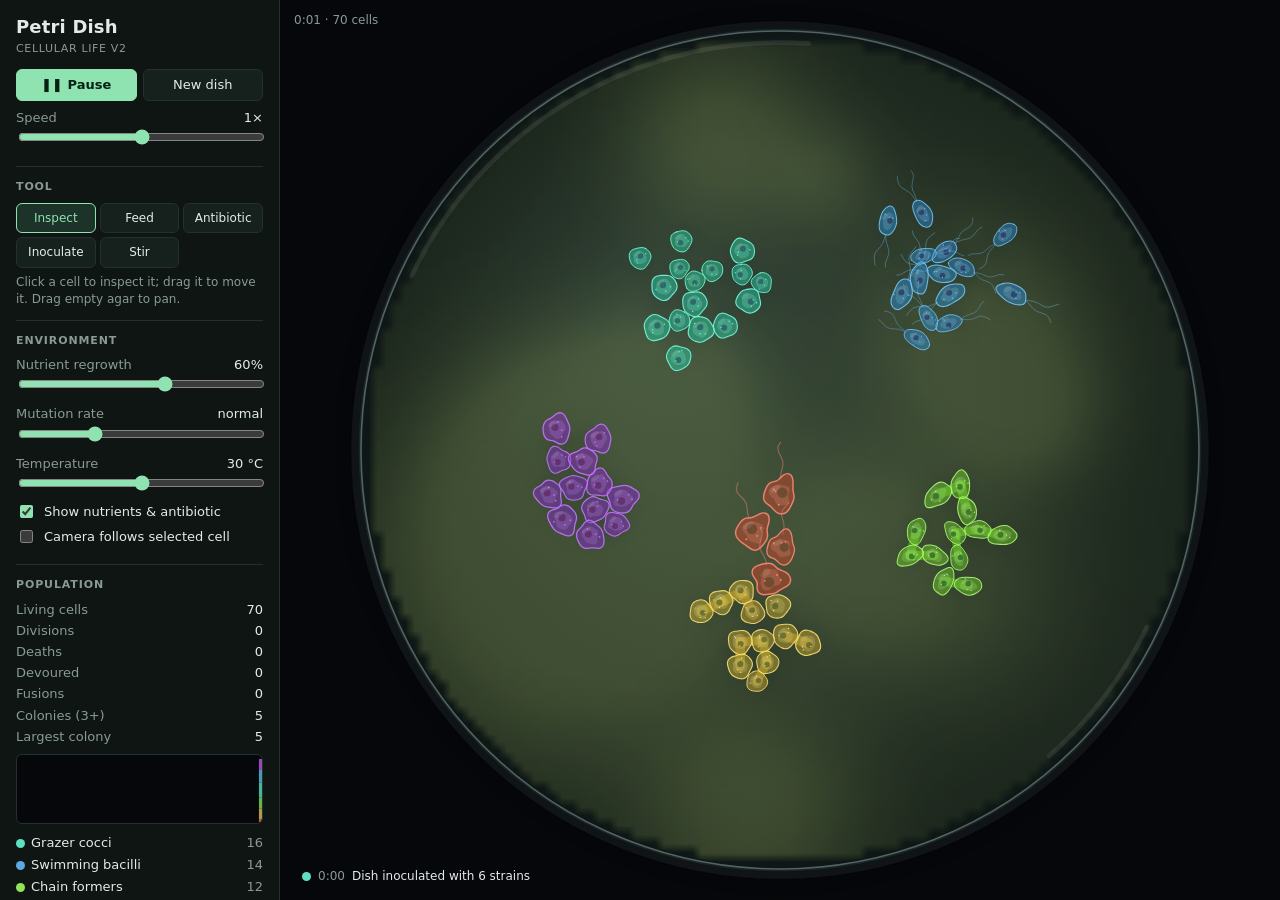
<file: demos/cellular-life/v2.html>
<!doctype html>
<html lang="en">
<head>
  <meta charset="utf-8">
  <meta name="viewport" content="width=device-width, initial-scale=1">
  <title>Petri Dish</title>
  <link rel="icon" href="data:,">
  <!-- Generated by build.py from src/ - edit the sources, not this file. -->
  <style>
:root {
  --bg: #05070a;
  --panel: #0e1513;
  --panel-2: #16201d;
  --line: #22312c;
  --text: #e3ebe7;
  --muted: #8a9a93;
  --accent: #8fe3b0;
  --accent-ink: #062014;
  --warn: #f2b45a;
  color-scheme: dark;
}

* { box-sizing: border-box; }

html, body {
  margin: 0;
  height: 100%;
  background: var(--bg);
  color: var(--text);
  font: 13px/1.4 system-ui, -apple-system, "Segoe UI", sans-serif;
}

#app { display: flex; height: 100vh; overflow: hidden; }

#panel {
  width: 280px;
  flex: none;
  overflow-y: auto;
  background: var(--panel);
  border-right: 1px solid var(--line);
  padding: 14px 16px 20px;
}

h1 { margin: 0 0 12px; font-size: 18px; letter-spacing: 0.01em; }
h1 small { display: block; font-size: 11px; font-weight: 500; color: var(--muted); letter-spacing: 0.06em; text-transform: uppercase; margin-top: 2px; }

h2 {
  margin: 0 0 8px;
  font-size: 11px;
  font-weight: 600;
  text-transform: uppercase;
  letter-spacing: 0.08em;
  color: var(--muted);
}

section { padding: 12px 0; border-top: 1px solid var(--line); }
section:first-of-type { border-top: 0; padding-top: 0; }

.row { display: flex; gap: 6px; margin-bottom: 6px; }
.row > button { flex: 1; }

button, select {
  font: inherit;
  color: var(--text);
  background: var(--panel-2);
  border: 1px solid var(--line);
  border-radius: 6px;
  padding: 6px 8px;
}
button { cursor: pointer; }
button:hover { border-color: #3b5048; }
button.primary { background: var(--accent); color: var(--accent-ink); border-color: var(--accent); font-weight: 600; }
button.primary.paused { background: var(--warn); border-color: var(--warn); color: #2a1800; }
select { width: 100%; margin: 6px 0 0; }

.tools { display: grid; grid-template-columns: repeat(3, 1fr); gap: 4px; }
.tools button { padding: 6px 4px; font-size: 12px; }
.tools button.on { background: #1d3229; border-color: var(--accent); color: var(--accent); }

label { display: block; margin: 8px 0 4px; color: var(--muted); }
label.check { display: flex; align-items: center; gap: 8px; color: var(--text); margin: 6px 0; }
input[type=range] { width: 100%; accent-color: var(--accent); }
input[type=checkbox] { accent-color: var(--accent); }
.val { float: right; color: var(--text); font-variant-numeric: tabular-nums; }

.hint { margin: 6px 0 0; color: var(--muted); font-size: 12px; }
.keys { border-top: 1px solid var(--line); padding-top: 12px; }
.keys b { color: var(--text); font-weight: 600; }

.stats { display: grid; grid-template-columns: 1fr auto; gap: 3px 8px; margin: 0 0 8px; }
.stats dt { color: var(--muted); }
.stats dd { margin: 0; text-align: right; font-variant-numeric: tabular-nums; }

#chart {
  width: 100%;
  height: 70px;
  display: block;
  background: var(--bg);
  border: 1px solid var(--line);
  border-radius: 6px;
}

.strains { list-style: none; margin: 8px 0 0; padding: 0; }
.strains li { display: flex; align-items: center; gap: 6px; padding: 2px 0; }
.strains li span.n { margin-left: auto; color: var(--muted); font-variant-numeric: tabular-nums; }
.strains li.gone { opacity: 0.45; text-decoration: line-through; }
.dot { width: 9px; height: 9px; border-radius: 50%; flex: none; display: inline-block; }

#stage { flex: 1; position: relative; min-width: 0; overflow: hidden; }
#dish { position: absolute; inset: 0; width: 100%; height: 100%; display: block; cursor: crosshair; touch-action: none; }
#dish.grab { cursor: grabbing; }

#clock {
  position: absolute; top: 12px; left: 14px;
  color: var(--muted); font-variant-numeric: tabular-nums; font-size: 12px;
  pointer-events: none;
}

#inspector {
  position: absolute; top: 12px; right: 12px; width: 250px;
  background: rgba(14, 21, 19, 0.92);
  border: 1px solid var(--line);
  border-radius: 10px;
  padding: 10px 12px;
  backdrop-filter: blur(6px);
}
#inspector[hidden] { display: none; }
.ihead { display: flex; align-items: center; gap: 8px; }
.ihead b { flex: 1; font-size: 13px; }
.ihead button { padding: 0 7px; line-height: 20px; font-size: 15px; }
.istatus { margin: 4px 0 8px; color: var(--accent); font-size: 12px; }
.istatus.dead { color: var(--warn); }
.genes { display: grid; gap: 4px; }
.gene { display: grid; grid-template-columns: 1fr 70px; align-items: center; gap: 8px; font-size: 11px; color: var(--muted); }
.gene i { display: block; height: 5px; border-radius: 3px; background: var(--line); overflow: hidden; }
.gene i::after { content: ""; display: block; height: 100%; width: var(--v); background: var(--c, var(--accent)); }

#events {
  position: absolute; left: 14px; bottom: 12px; margin: 0; padding: 0;
  list-style: none; max-width: min(420px, 70%);
  pointer-events: none;
}
#events li {
  display: flex; gap: 7px; align-items: center;
  font-size: 12px; color: var(--text);
  padding: 3px 8px; margin-top: 3px;
  background: rgba(5, 7, 10, 0.6);
  border-radius: 6px;
  width: fit-content;
}
#events li time { color: var(--muted); font-variant-numeric: tabular-nums; }

@media (max-width: 720px) {
  #app { flex-direction: column-reverse; height: auto; min-height: 100vh; overflow: visible; }
  #panel { width: 100%; border-right: 0; border-top: 1px solid var(--line); }
  #stage { height: 70vh; flex: none; }
  #inspector { width: auto; left: 12px; }
  #events { display: none; }
}
  </style>
</head>
<body>
<div id="app">
  <aside id="panel">
    <h1>Petri Dish <small>Cellular Life v2</small></h1>

    <section>
      <div class="row">
        <button id="play" class="primary" title="Play / pause (Space)">❚❚ Pause</button>
        <button id="reset" title="New dish (R)">New dish</button>
      </div>
      <label>Speed <span id="speedVal" class="val"></span>
        <input id="speed" type="range" min="0" max="4" step="1" value="2">
      </label>
    </section>

    <section>
      <h2>Tool</h2>
      <div class="tools" id="tools">
        <button data-tool="inspect" class="on" title="Inspect / drag a cell (1)">Inspect</button>
        <button data-tool="feed" title="Drip nutrients (2)">Feed</button>
        <button data-tool="dose" title="Drip antibiotic (3)">Antibiotic</button>
        <button data-tool="seed" title="Inoculate cells (4)">Inoculate</button>
        <button data-tool="stir" title="Stir the dish (5)">Stir</button>
      </div>
      <select id="strain" aria-label="Strain to inoculate"></select>
      <p class="hint" id="toolHint"></p>
    </section>

    <section>
      <h2>Environment</h2>
      <label>Nutrient regrowth <span id="nutrientsVal" class="val"></span>
        <input id="nutrients" type="range" min="0" max="100" value="60">
      </label>
      <label>Mutation rate <span id="mutationVal" class="val"></span>
        <input id="mutation" type="range" min="0" max="100" value="30">
      </label>
      <label>Temperature <span id="temperatureVal" class="val"></span>
        <input id="temperature" type="range" min="0" max="100" value="50">
      </label>
      <label class="check"><input type="checkbox" id="showField" checked> Show nutrients &amp; antibiotic</label>
      <label class="check"><input type="checkbox" id="follow"> Camera follows selected cell</label>
    </section>

    <section>
      <h2>Population</h2>
      <dl class="stats">
        <dt>Living cells</dt><dd id="sAlive">0</dd>
        <dt>Divisions</dt><dd id="sBirths">0</dd>
        <dt>Deaths</dt><dd id="sDeaths">0</dd>
        <dt>Devoured</dt><dd id="sEaten">0</dd>
        <dt>Fusions</dt><dd id="sFusions">0</dd>
        <dt>Colonies (3+)</dt><dd id="sColonies">0</dd>
        <dt>Largest colony</dt><dd id="sBiggest">0</dd>
      </dl>
      <canvas id="chart" aria-label="Population by colour over time"></canvas>
      <ul id="strains" class="strains"></ul>
    </section>

    <p class="hint keys">
      <b>Space</b> pause · <b>1–5</b> tools · <b>R</b> new dish · <b>F</b> fit · <b>Esc</b> deselect<br>
      Wheel zoom · right-drag or Shift-drag to pan
    </p>
  </aside>

  <main id="stage">
    <canvas id="dish"></canvas>
    <div id="clock"></div>
    <div id="inspector" hidden>
      <div class="ihead"><span id="iDot" class="dot"></span><b id="iName"></b><button id="iClose" title="Deselect (Esc)">×</button></div>
      <p id="iStatus" class="istatus"></p>
      <dl class="stats" id="iStats"></dl>
      <div id="iGenes" class="genes"></div>
    </div>
    <ol id="events" aria-live="polite"></ol>
  </main>
</div>
<script>
(() => {
'use strict';
// ===================================================================== core
// Petri dish world: constants, genomes, nutrient/antibiotic fields, spatial hash.
// Pure logic, no DOM, so it can also run headless in Node for tuning.

const TAU = Math.PI * 2;
const R = 360;                    // dish radius, world units
const G = 90;                     // field grid resolution (G x G)
const GS = (2 * R) / G;           // field cell size
const FOOD_CAP = 14;              // mass held by a grid cell at concentration 1
const MAX_CELLS = 1400;           // living-cell cap
const DT = 1 / 30;                // fixed simulation step (s)
const KIN = 0.25;                 // genome distance below which cells are "kin"
const DIGEST_TIME = 3;            // seconds for a predator to digest its prey

const ALIVE = 0, ENGULFED = 1, DEAD = 2, GONE = 3;

// Live-tunable parameters (bound to UI sliders).
const P = { speed: 1, nutrients: 0.6, mutation: 0.06, temperature: 0.5 };

const rand = (a = 1, b) => (b === undefined ? Math.random() * a : a + Math.random() * (b - a));
const clamp = (v, a, b) => (v < a ? a : v > b ? b : v);
const clamp01 = (v) => clamp(v, 0, 1);
function gauss() {
  let u = 0, v = 0;
  while (u === 0) u = Math.random();
  while (v === 0) v = Math.random();
  return Math.sqrt(-2 * Math.log(u)) * Math.cos(TAU * v);
}
const hueDiff = (a, b) => { const d = Math.abs(a - b) % 360; return d > 180 ? 360 - d : d; };
const angDiff = (a, b) => Math.atan2(Math.sin(b - a), Math.cos(b - a));

// ------------------------------------------------------------------ genome
// Every trait is 0..1. hue is 0..360 and only drives looks + kin recognition.
const TRAITS = ['size', 'speed', 'sense', 'aggr', 'stick', 'fuse', 'resist', 'elong', 'wobble'];
const TRAIT_LABELS = {
  size: 'Size', speed: 'Motility', sense: 'Senses', aggr: 'Appetite (predation)',
  stick: 'Stickiness', fuse: 'Fusion', resist: 'Antibiotic resistance', elong: 'Rod shape', wobble: 'Softness',
};

const STRAINS = [
  { key: 'grazer', name: 'Grazer cocci', g: { hue: 165, size: .35, speed: .15, sense: .35, aggr: .05, stick: .2, fuse: .1, resist: .1, elong: 0, wobble: .25 } },
  { key: 'swimmer', name: 'Swimming bacilli', g: { hue: 205, size: .3, speed: .8, sense: .75, aggr: .08, stick: .05, fuse: .05, resist: .1, elong: .85, wobble: .15 } },
  { key: 'hunter', name: 'Hunting amoebae', g: { hue: 8, size: .9, speed: .45, sense: .85, aggr: .9, stick: 0, fuse: 0, resist: .1, elong: .05, wobble: .95 } },
  { key: 'chain', name: 'Chain formers', g: { hue: 95, size: .3, speed: .1, sense: .2, aggr: .05, stick: .9, fuse: .05, resist: .15, elong: .6, wobble: .3 } },
  { key: 'cluster', name: 'Cluster cocci', g: { hue: 48, size: .35, speed: .08, sense: .2, aggr: .05, stick: .85, fuse: .1, resist: .35, elong: 0, wobble: .25 } },
  { key: 'fuser', name: 'Fusing syncytia', g: { hue: 275, size: .5, speed: .3, sense: .45, aggr: .15, stick: .15, fuse: .95, resist: .1, elong: .1, wobble: .6 } },
];

function randomGenome() {
  const g = { hue: rand(360) };
  for (const t of TRAITS) g[t] = Math.random();
  g.aggr *= g.aggr;   // predators are the exception, not the rule
  return g;
}

function mutate(g, rate) {
  const n = { ...g };
  for (const t of TRAITS) n[t] = clamp01(n[t] + gauss() * rate);
  n.hue = (n.hue + gauss() * rate * 60 + 360) % 360;
  // rare larger jump: visibly new strain
  if (Math.random() < rate * 0.12) n.hue = (n.hue + (Math.random() < 0.5 ? -1 : 1) * rand(30, 80) + 360) % 360;
  return n;
}

// Sexual mixing when two cells fuse: random crossover of traits + circular mean hue.
function blend(a, b, rate) {
  const n = {};
  for (const t of TRAITS) n[t] = Math.random() < 0.5 ? a[t] : b[t];
  const ha = a.hue * Math.PI / 180, hb = b.hue * Math.PI / 180;
  n.hue = ((Math.atan2(Math.sin(ha) + Math.sin(hb), Math.cos(ha) + Math.cos(hb)) * 180 / Math.PI) + 360) % 360;
  return mutate(n, rate * 0.5);
}

function gdist(a, b) {
  let d = 0;
  for (const t of TRAITS) { const x = a[t] - b[t]; d += x * x; }
  return Math.sqrt(d / TRAITS.length) * 0.7 + (hueDiff(a.hue, b.hue) / 180) * 0.6;
}

// Phenotype derived from genome (cached on the cell).
function pheno(g) {
  return {
    divMass: 60 + 220 * g.size,
    vmax: 6 + 70 * g.speed,
    senseR: 30 + 110 * g.sense,
    absorb: 1 - 0.85 * g.aggr,
    // bigger cells are cheaper to run per unit of mass
    upkeep: (0.028 + 0.03 * g.resist + 0.012 * g.sense + 0.012 * g.aggr) * (1 - 0.4 * g.size),
    moveCost: 0.05 * g.speed * g.speed,
    maxBonds: g.elong > 0.5 ? 2 : 2 + Math.floor(g.stick * 2.5),   // rods chain, cocci cluster
    aspect: 1 + 0.9 * g.elong,
    flagella: g.speed > 0.7 ? 2 : g.speed > 0.4 ? 1 : 0,
    predator: g.aggr > 0.35,
  };
}

function cellColors(h, g) {
  const s = 45 + 30 * (1 - g.resist * 0.5);
  return {
    body: `hsla(${h},${s}%,52%,0.42)`,
    inner: `hsla(${h},${s + 10}%,74%,0.22)`,
    edge: `hsla(${h},${s + 20}%,72%,0.9)`,
    nuc: `hsla(${(h + 25) % 360},40%,26%,0.7)`,
    dot: `hsl(${h},70%,68%)`,
  };
}

// ------------------------------------------------------------------- cells
let nextId = 1;
function makeCell(x, y, g, mass, lineage, gen = 0) {
  return {
    id: nextId++, x, y, vx: 0, vy: 0, r: Math.sqrt(mass) * 1.05, mass, g, ph: pheno(g),
    col: cellColors(g.hue, g), lineage, gen,
    heading: rand(TAU), age: 0, life: rand(120, 260),
    state: ALIVE, links: [], prey: 0, kills: 0, kids: 0, fusions: 0,
    lastFood: 0, intake: 0, mode: 'drifting', target: null, threat: null,
    fusing: null, fuseT: 0, host: null, digest: 0, relx: 0, rely: 0, m0: 0,
    deadT: 0, cause: '', px: 0, py: 0, phase: rand(TAU), flash: 0,
  };
}
const radiusOf = (mass) => Math.sqrt(mass) * 1.05;

// ------------------------------------------------------------------ fields
const food = new Float32Array(G * G);
const toxin = new Float32Array(G * G);
const base = new Float32Array(G * G);     // patchy agar richness the food regrows toward
const mask = new Uint8Array(G * G);       // 1 inside the dish
const ftmp = new Float32Array(G * G);

function initFields() {
  const blobs = [];
  for (let k = 0; k < 16; k++) {
    const a = rand(TAU), d = Math.sqrt(Math.random()) * R * 0.9;
    blobs.push([Math.cos(a) * d, Math.sin(a) * d, rand(40, 120), rand(0.3, 0.8)]);
  }
  for (let j = 0; j < G; j++) {
    for (let i = 0; i < G; i++) {
      const k = j * G + i, x = -R + (i + 0.5) * GS, y = -R + (j + 0.5) * GS;
      mask[k] = x * x + y * y < (R - GS * 0.5) ** 2 ? 1 : 0;
      let b = 0.3;
      for (const [bx, by, br, bs] of blobs) b += bs * Math.exp(-((x - bx) ** 2 + (y - by) ** 2) / (br * br));
      base[k] = mask[k] ? Math.min(1, b) : 0;
      food[k] = base[k] * 0.85;
      toxin[k] = 0;
    }
  }
}

function sampleField(arr, x, y) {
  const fx = (x + R) / GS - 0.5, fy = (y + R) / GS - 0.5;
  const i = clamp(Math.floor(fx), 0, G - 2), j = clamp(Math.floor(fy), 0, G - 2);
  const tx = clamp(fx - i, 0, 1), ty = clamp(fy - j, 0, 1), k = j * G + i;
  return (arr[k] * (1 - tx) + arr[k + 1] * tx) * (1 - ty) + (arr[k + G] * (1 - tx) + arr[k + G + 1] * tx) * ty;
}

// Take up to `want` mass of food from the 2x2 cells under (x, y).
function takeFood(x, y, want) {
  const i = clamp(Math.floor((x + R) / GS - 0.5), 0, G - 2), j = clamp(Math.floor((y + R) / GS - 0.5), 0, G - 2);
  let got = 0;
  const per = want / 4 / FOOD_CAP;
  for (const k of [j * G + i, j * G + i + 1, (j + 1) * G + i, (j + 1) * G + i + 1]) {
    const t = Math.min(food[k], per);
    food[k] -= t; got += t;
  }
  return got * FOOD_CAP;
}

// Gaussian splat of `amount` (concentration units summed over cells) into a field.
function splat(arr, x, y, radius, amount, cap = 1.5) {
  const ci = (x + R) / GS - 0.5, cj = (y + R) / GS - 0.5, rr = radius / GS, n = Math.ceil(rr * 2);
  const i0 = Math.max(0, Math.floor(ci - n)), i1 = Math.min(G - 1, Math.ceil(ci + n));
  const j0 = Math.max(0, Math.floor(cj - n)), j1 = Math.min(G - 1, Math.ceil(cj + n));
  let wsum = 0;
  for (let j = j0; j <= j1; j++) for (let i = i0; i <= i1; i++) {
    if (mask[j * G + i]) wsum += Math.exp(-((i - ci) ** 2 + (j - cj) ** 2) / (rr * rr));
  }
  if (wsum <= 0) return;
  for (let j = j0; j <= j1; j++) for (let i = i0; i <= i1; i++) {
    const k = j * G + i;
    if (!mask[k]) continue;
    const w = Math.exp(-((i - ci) ** 2 + (j - cj) ** 2) / (rr * rr)) / wsum;
    arr[k] = Math.min(cap, arr[k] + amount * w);
  }
}
const releaseMass = (x, y, mass) => splat(food, x, y, 14, mass / FOOD_CAP);

function diffuse(arr, rate) {
  ftmp.set(arr);
  for (let j = 1; j < G - 1; j++) {
    for (let i = 1; i < G - 1; i++) {
      const k = j * G + i;
      if (!mask[k]) continue;
      let s = 0, n = 0;
      if (mask[k - 1]) { s += ftmp[k - 1]; n++; }
      if (mask[k + 1]) { s += ftmp[k + 1]; n++; }
      if (mask[k - G]) { s += ftmp[k - G]; n++; }
      if (mask[k + G]) { s += ftmp[k + G]; n++; }
      if (n) arr[k] += rate * (s - n * ftmp[k]);
    }
  }
}

function updateFields(dt, stepNo) {
  const regen = 0.05 * P.nutrients * dt, decay = 1 - 0.035 * dt;
  for (let k = 0; k < G * G; k++) {
    if (!mask[k]) continue;
    if (food[k] < base[k]) food[k] += (base[k] - food[k]) * regen;
    if (toxin[k] > 0.001) toxin[k] *= decay; else toxin[k] = 0;
  }
  if (stepNo % 3 === 0) { diffuse(food, 0.08); diffuse(toxin, 0.12); }
}

// ------------------------------------------------------------- spatial hash
const HS = 40;
const HN = Math.ceil((2 * R) / HS) + 1;
const hHead = new Int32Array(HN * HN);
let hNext = new Int32Array(4096);
const hcell = (v) => clamp(Math.floor((v + R) / HS), 0, HN - 1);

function hashBuild(cells) {
  hHead.fill(-1);
  if (hNext.length < cells.length) hNext = new Int32Array(cells.length * 2);
  for (let i = 0; i < cells.length; i++) {
    const c = cells[i];
    if (c.state !== ALIVE) continue;
    const k = hcell(c.y) * HN + hcell(c.x);
    hNext[i] = hHead[k];
    hHead[k] = i;
  }
}

// Calls fn(index) for every live cell in buckets overlapping the circle (x, y, rad).
function forNear(x, y, rad, fn) {
  const i0 = hcell(x - rad), i1 = hcell(x + rad), j0 = hcell(y - rad), j1 = hcell(y + rad);
  for (let j = j0; j <= j1; j++) {
    for (let i = i0; i <= i1; i++) {
      for (let n = hHead[j * HN + i]; n !== -1; n = hNext[n]) fn(n);
    }
  }
}

// ===================================================================== step
// Cell behaviour: chemotaxis, eating, division, fusion, engulfing, colonies, death.

const world = {
  cells: [], bonds: [], particles: [], t: 0, steps: 0, alive: 0,
  stats: null, events: [], hist: [], lineages: new Map(), hybrids: new Map(), lastLog: {}, colonyMark: 0,
};
let nextLineage = 1;

function logEvent(kind, text, hue, minGap = 0) {
  if (minGap && world.t - (world.lastLog[kind] ?? -1e9) < minGap) return;
  world.lastLog[kind] = world.t;
  world.events.unshift({ text, hue, t: world.t });
  if (world.events.length > 8) world.events.pop();
}

function newLineage(name, hue, parent = null) {
  const id = nextLineage++;
  const root = parent ? world.lineages.get(parent)?.root ?? id : id;
  world.lineages.set(id, { id, name, hue, parent, root, alive: 0, peak: 0, extinct: false, variants: 0 });
  return id;
}
const lineageName = (id) => world.lineages.get(id)?.name ?? 'Unknown strain';
const rootOf = (id) => { const L = world.lineages.get(id); return L ? world.lineages.get(L.root) ?? L : null; };

function resetWorld() {
  Object.assign(world, {
    cells: [], bonds: [], particles: [], t: 0, steps: 0, alive: 0, events: [], hist: [],
    lineages: new Map(), hybrids: new Map(), founders: {}, lastLog: {}, colonyMark: 0,
    stats: { births: 0, deaths: 0, eaten: 0, fusions: 0, colonies: 0, biggestColony: 0 },
  });
  initFields();
  // five grazing strains around the dish, hunters in the middle
  const plan = [['grazer', 16], ['swimmer', 14], ['chain', 12], ['cluster', 12], ['fuser', 12]];
  const spin = rand(TAU);
  plan.forEach(([key, n], i) => {
    const s = STRAINS.find((x) => x.key === key);
    const a = spin + (i / plan.length) * TAU, d = R * rand(0.4, 0.6);
    inoculate(Math.cos(a) * d, Math.sin(a) * d, s, n);
  });
  inoculate(rand(-30, 30), rand(-30, 30), STRAINS.find((x) => x.key === 'hunter'), 4);
  logEvent('start', 'Dish inoculated with 6 strains', 165);
  census();
}

// Spawn n cells of a strain ({name, g}) around (x, y); founders of a preset share one lineage.
function inoculate(x, y, strain, n) {
  let lin = strain.key && world.founders[strain.key];
  if (!lin || !world.lineages.has(lin)) {
    lin = newLineage(strain.name, strain.g.hue);
    if (strain.key) world.founders[strain.key] = lin;
  }
  for (let k = 0; k < n && world.alive < MAX_CELLS; k++) {
    const a = rand(TAU), d = Math.sqrt(Math.random()) * (10 + n * 2.5);
    let px = x + Math.cos(a) * d, py = y + Math.sin(a) * d;
    const m = Math.hypot(px, py), lim = R - 20;
    if (m > lim) { px *= lim / m; py *= lim / m; }
    const g = mutate(strain.g, 0.02);
    world.cells.push(makeCell(px, py, g, pheno(g).divMass * rand(0.45, 0.75), lin));
    world.alive++;
  }
  return lin;
}

// --------------------------------------------------------------- helpers
function linked(a, b) {
  for (const L of a.links) if (L.a === b || L.b === b) return L;
  return null;
}
function addBond(a, b, type) {
  const L = { a, b, type, rest: type === 'mitosis' ? 0 : a.r + b.r, t: 0, dead: false };
  world.bonds.push(L); a.links.push(L); b.links.push(L);
  return L;
}
function cutBond(L) {
  if (L.dead) return;
  L.dead = true;
  for (const c of [L.a, L.b]) { const i = c.links.indexOf(L); if (i >= 0) c.links.splice(i, 1); }
}
function cutLinks(c) { while (c.links.length) cutBond(c.links[0]); }
function unfuse(c) { if (c.fusing) { if (c.fusing.fusing === c) c.fusing.fusing = null; c.fusing = null; } }

function edible(pred, prey) {
  // bonded cells count as bigger: colonies are a defence against predators
  return pred.ph.predator && pred.r > 1.15 * prey.r * (1 + 0.3 * prey.links.length) && !linked(pred, prey) && gdist(pred.g, prey.g) > KIN;
}
function turnToward(c, ang, rate, dt) { c.heading += clamp(angDiff(c.heading, ang), -rate * dt, rate * dt); }

function burst(c, n) {
  for (let k = 0; k < n && world.particles.length < 600; k++) {
    const a = rand(TAU), s = rand(8, 30);
    world.particles.push({ x: c.x, y: c.y, vx: Math.cos(a) * s, vy: Math.sin(a) * s, age: 0, life: rand(0.8, 1.8), size: rand(0.6, 1.6), hue: c.g.hue });
  }
}

// ---------------------------------------------------------------- senses
function sense(c) {
  c.target = null; c.threat = null;
  const hunt = c.ph.predator && !c.prey && !c.fusing && c.mass < c.ph.divMass * 0.8;   // only hungry hunters hunt
  const wary = !c.ph.predator && c.g.speed > 0.25;
  if (!hunt && !wary) return;
  const cells = world.cells, sr2 = c.ph.senseR * c.ph.senseR;
  let best = Infinity;
  forNear(c.x, c.y, c.ph.senseR, (j) => {
    const o = cells[j];
    if (o === c) return;
    const dx = o.x - c.x, dy = o.y - c.y, d2 = dx * dx + dy * dy;
    if (d2 > sr2 || d2 >= best) return;
    if (hunt ? edible(c, o) : edible(o, c)) { best = d2; if (hunt) c.target = o; else c.threat = o; }
  });
}

function steer(c, dt, senseNow) {
  const g = c.g, ph = c.ph;
  c.r = radiusOf(c.mass);
  if (senseNow) sense(c);
  const f = sampleField(food, c.x, c.y);
  let throttle = 0.25 + 0.75 * clamp01(1 - f * 1.3);           // hungry cells swim more
  if (c.target && c.target.state === ALIVE) {
    turnToward(c, Math.atan2(c.target.y - c.y, c.target.x - c.x), 4.5, dt);
    throttle = 1; c.mode = 'hunting';
  } else if (c.threat && c.threat.state === ALIVE) {
    turnToward(c, Math.atan2(c.y - c.threat.y, c.x - c.threat.x), 5, dt);
    throttle = 1; c.mode = 'fleeing';
  } else {
    c.target = c.threat = null;
    // run-and-tumble: keep going while food improves, tumble more often when it doesn't
    const tumble = f > c.lastFood ? 0.4 * (1 - g.sense) : 0.6 + 1.6 * g.sense;
    if (Math.random() < tumble * dt) c.heading += rand(-2.4, 2.4);
    c.heading += gauss() * 0.8 * Math.sqrt(dt);
    c.mode = c.fusing ? 'fusing' : c.prey ? 'digesting' : c.links.length ? 'in a colony' : f > 0.35 ? 'feeding' : 'searching';
  }
  c.lastFood = f;
  if (c.links.length) throttle *= 0.4;
  const sp = ph.vmax * throttle * (0.6 + 0.8 * P.temperature), k = Math.min(1, 3 * dt);
  c.vx += (Math.cos(c.heading) * sp - c.vx) * k;
  c.vy += (Math.sin(c.heading) * sp - c.vy) * k;
  const jit = ((3 + 14 * P.temperature) / Math.sqrt(c.r)) * Math.sqrt(dt);   // Brownian motion
  c.x += c.vx * dt + gauss() * jit;
  c.y += c.vy * dt + gauss() * jit;
}

// -------------------------------------------------------------- contacts
function contact(a, b, dt) {
  if (a.state !== ALIVE || b.state !== ALIVE) return;
  const dx = b.x - a.x, dy = b.y - a.y, rs = a.r + b.r, d2 = dx * dx + dy * dy;
  if (d2 >= rs * rs) return;
  const d = Math.sqrt(d2) || 0.01, nx = dx / d, ny = dy / d, ov = rs - d;
  a.px -= nx * ov; a.py -= ny * ov; b.px += nx * ov; b.py += ny * ov;   // squish for rendering
  if (tryEngulf(a, b, dt) || tryEngulf(b, a, dt)) return;
  const L = linked(a, b);
  if (L && L.type === 'mitosis') return;
  if (!L && !tryFuse(a, b, dt)) tryAdhere(a, b, dt);
  if (a.fusing === b) return;                                            // fusing cells may overlap
  const push = ov * 0.45, tm = a.mass + b.mass;
  a.x -= nx * push * (b.mass / tm); a.y -= ny * push * (b.mass / tm);
  b.x += nx * push * (a.mass / tm); b.y += ny * push * (a.mass / tm);
}

function tryEngulf(p, q, dt) {
  if (!p.ph.predator || p.prey || p.fusing || p.mass > p.ph.divMass * 0.8 || !edible(p, q)) return false;
  if (Math.random() > ((p.g.aggr * 5) / (1 + 3 * q.links.length)) * dt) return false;  // colonies resist
  cutLinks(q); unfuse(q);
  q.state = ENGULFED; q.host = p; q.digest = 0; q.m0 = q.mass; q.relx = q.x - p.x; q.rely = q.y - p.y;
  q.cause = `engulfed by ${lineageName(p.lineage)}`;
  p.prey++; p.flash = 1; p.target = null;
  world.stats.eaten++;
  logEvent('eat', `${lineageName(p.lineage)} engulfed a ${lineageName(q.lineage)} cell`, p.g.hue, 4);
  return true;
}

function digestStep(q, dt) {
  const h = q.host;
  if (!h || h.state !== ALIVE) {                    // host died: prey remains are released
    q.state = DEAD; q.deadT = 1.2;
    releaseMass(q.x, q.y, q.mass);
    return;
  }
  q.digest += dt / DIGEST_TIME;
  const pull = Math.max(0, 1 - 2.5 * dt);
  q.relx *= pull; q.rely *= pull;
  q.x = h.x + q.relx; q.y = h.y + q.rely;
  h.mass += (q.m0 * 0.7 * dt) / DIGEST_TIME;
  q.mass = q.m0 * Math.max(0, 1 - q.digest);
  if (q.digest >= 1) { q.state = GONE; h.prey--; h.kills++; }
}

function tryFuse(a, b, dt) {
  if (a.fusing || b.fusing || a.prey || b.prey) return false;
  if (a.g.fuse < 0.4 || b.g.fuse < 0.4 || a.age < 2 || b.age < 2) return false;
  if (a.mass + b.mass > Math.max(a.ph.divMass, b.ph.divMass) * 1.2) return false;
  if (gdist(a.g, b.g) > 0.5) return false;
  if (Math.random() > a.g.fuse * b.g.fuse * 1.2 * dt) return false;
  a.fusing = b; b.fusing = a; a.fuseT = 0; b.fuseT = 0;
  return true;
}

function fuseStep(a, b, dt) {
  if (b.state !== ALIVE || b.fusing !== a) { unfuse(a); return; }
  a.fuseT += dt;
  const dx = b.x - a.x, dy = b.y - a.y, d = Math.hypot(dx, dy);
  if (d < 0.3 * (a.r + b.r)) { merge(a, b); return; }
  if (a.fuseT > 2.5) { if (d < a.r + b.r) merge(a, b); else unfuse(a); return; }
  const pull = Math.min(0.5, 2.2 * dt), tm = a.mass + b.mass;
  a.x += dx * pull * (b.mass / tm); a.y += dy * pull * (b.mass / tm);
  b.x -= dx * pull * (a.mass / tm); b.y -= dy * pull * (a.mass / tm);
}

function merge(a, b) {
  const [s, o] = a.mass >= b.mass ? [a, b] : [b, a];
  const tm = s.mass + o.mass;
  s.x = (s.x * s.mass + o.x * o.mass) / tm; s.y = (s.y * s.mass + o.y * o.mass) / tm;
  s.vx = (s.vx * s.mass + o.vx * o.mass) / tm; s.vy = (s.vy * s.mass + o.vy * o.mass) / tm;
  s.g = blend(s.g, o.g, P.mutation); s.ph = pheno(s.g); s.col = cellColors(s.g.hue, s.g);
  s.mass = tm; s.r = radiusOf(tm); s.fusions++; s.flash = 1; s.age = 0;
  unfuse(s); unfuse(o);
  for (const L of [...o.links]) {                       // the survivor inherits the partner's colony bonds
    const other = L.a === o ? L.b : L.a;
    cutBond(L);
    if (other !== s && !linked(s, other) && s.links.length < s.ph.maxBonds) addBond(s, other, 'adhere');
  }
  // fusion across founding strains makes a hybrid, named after the founders it combines
  const parts = (L) => (L.hybrid ? L.hybrid : [L.name.split(' ')[0]]);
  const rs = rootOf(s.lineage), ro = rootOf(o.lineage);
  if (rs && ro && rs !== ro) {
    const mix = [...new Set([...parts(rs), ...parts(ro)])].sort();
    const key = mix.join('–');
    if (mix.length > 1 && key !== parts(rs).slice().sort().join('–')) {
      if (!world.hybrids.has(key)) {
        const id = newLineage(mix.length > 3 ? `Mixed hybrid ${world.hybrids.size + 1}` : `${key} hybrid`, s.g.hue);
        world.lineages.get(id).hybrid = mix;
        world.hybrids.set(key, id);
        logEvent('hybrid', `${rs.name} and ${ro.name} fused into a new hybrid strain`, s.g.hue);
      }
      s.lineage = world.hybrids.get(key);
    }
  }
  o.state = GONE; o.cause = 'fused into another cell';
  world.stats.fusions++;
  logEvent('fuse', `Two ${lineageName(s.lineage)} cells fused into one`, s.g.hue, 5);
}

function tryAdhere(a, b, dt) {
  if (a.g.stick < 0.35 || b.g.stick < 0.35 || a.fusing || b.fusing) return false;
  if (a.links.length >= a.ph.maxBonds || b.links.length >= b.ph.maxBonds) return false;
  if (gdist(a.g, b.g) > KIN) return false;
  if (Math.random() > a.g.stick * b.g.stick * 2.5 * dt) return false;
  addBond(a, b, 'adhere');
  return true;
}

function alignAxis(c, dx, dy, dt) {
  const ax = Math.atan2(dy, dx);
  let d = angDiff(c.heading, ax);
  if (Math.abs(d) > Math.PI / 2) d = angDiff(c.heading, ax + Math.PI);
  c.heading += d * Math.min(1, 3 * dt);
}

function updateBonds(dt) {
  const bonds = world.bonds;
  let w = 0;
  for (let i = 0; i < bonds.length; i++) {
    const L = bonds[i];
    if (L.dead) continue;
    const { a, b } = L;
    if (a.state !== ALIVE || b.state !== ALIVE) { cutBond(L); continue; }
    const dx = b.x - a.x, dy = b.y - a.y, d = Math.hypot(dx, dy) || 0.01;
    const full = (a.r * Math.sqrt(a.ph.aspect) + b.r * Math.sqrt(b.ph.aspect)) * 0.9;
    L.t += dt;
    if (L.type === 'mitosis') {                         // daughters pinch apart over ~1s
      const p = Math.min(1, L.t / 1.1);
      L.rest = full * p;
      if (p >= 1) {
        const keep = a.g.stick >= 0.35 && b.g.stick >= 0.35 && a.links.length <= a.ph.maxBonds && b.links.length <= b.ph.maxBonds;
        if (keep) L.type = 'adhere'; else { cutBond(L); continue; }
      }
    } else {
      L.rest = full;
      if (d > full * 1.9 || Math.random() < (1 - Math.min(a.g.stick, b.g.stick)) * 0.01 * dt) { cutBond(L); continue; }
      const flow = (a.mass / a.ph.divMass - b.mass / b.ph.divMass) * Math.min(a.mass, b.mass) * 0.6 * dt;
      a.mass -= flow; b.mass += flow;                   // colony members share food
      if (a.g.elong > 0.4) alignAxis(a, dx, dy, dt);
      if (b.g.elong > 0.4) alignAxis(b, dx, dy, dt);
    }
    const k = L.type === 'mitosis' ? 0.5 : 0.22, tm = a.mass + b.mass, corr = ((d - L.rest) / d) * k;
    a.x += dx * corr * (b.mass / tm); a.y += dy * corr * (b.mass / tm);
    b.x -= dx * corr * (a.mass / tm); b.y -= dy * corr * (a.mass / tm);
    bonds[w++] = L;
  }
  bonds.length = w;
}

// ------------------------------------------------------------- life cycle
function wall(c) {
  const d = Math.hypot(c.x, c.y), lim = R - c.r * 0.9;
  if (d <= lim) return;
  c.x *= lim / d; c.y *= lim / d;
  const nx = c.x / lim, ny = c.y / lim, vn = c.vx * nx + c.vy * ny;
  if (vn > 0) { c.vx -= nx * vn * 1.5; c.vy -= ny * vn * 1.5; }
  if (Math.cos(c.heading) * nx + Math.sin(c.heading) * ny > 0) c.heading = Math.atan2(-ny, -nx) + rand(-1.2, 1.2);
}

function live(c, dt) {
  c.age += dt;
  const ph = c.ph;
  const got = takeFood(c.x, c.y, ph.absorb * sampleField(food, c.x, c.y) * 1.6 * c.r * dt);
  c.mass += got;
  c.intake += (got / dt - c.intake) * 0.05;
  const spd = Math.hypot(c.vx, c.vy) / ph.vmax;
  const colony = 1 - 0.12 * Math.min(3, c.links.length);   // biofilm living is cheaper
  c.mass -= c.mass * (ph.upkeep * colony + ph.moveCost * spd) * (0.6 + 0.8 * P.temperature) * dt;
  const tx = sampleField(toxin, c.x, c.y);
  const hit = tx - 0.7 * c.g.resist;                    // resistance neutralises part of the dose
  if (hit > 0) c.mass -= hit * 0.9 * c.mass * dt;
  c.r = radiusOf(c.mass);
  if (c.mass < 10) return die(c, tx > 0.15 ? 'killed by antibiotic' : 'starved');
  if (c.age > c.life && Math.random() < 0.1 * dt) return die(c, 'died of old age');
  if (c.mass >= ph.divMass && c.age > 3 && !c.fusing && !c.prey) divide(c);
}

function divide(c) {
  if (world.alive >= MAX_CELLS) return;
  const ang = c.g.elong > 0.4 ? c.heading : rand(TAU), ca = Math.cos(ang), sa = Math.sin(ang);
  const half = c.mass / 2, off = radiusOf(half) * 0.35;
  const g2 = mutate(c.g, P.mutation);
  let lin = c.lineage;
  if (hueDiff(g2.hue, c.g.hue) > 25) {                  // a visible jump founds a new strain
    const root = rootOf(c.lineage), n = root ? ++root.variants : 1;
    lin = newLineage(`${root ? root.name : 'Unknown'} variant ${n}`, g2.hue, c.lineage);
    logEvent('strain', `New strain: ${lineageName(lin)}`, g2.hue, 6);
  }
  const d = makeCell(c.x + ca * off, c.y + sa * off, g2, half, lin, c.gen + 1);
  c.x -= ca * off; c.y -= sa * off; c.mass = half; c.r = radiusOf(half); c.age = 0; c.kids++;
  d.heading = c.heading; d.vx = c.vx; d.vy = c.vy; d.lastFood = c.lastFood;
  world.cells.push(d); world.alive++; world.stats.births++;
  addBond(c, d, 'mitosis');
}

function die(c, cause) {
  c.state = DEAD; c.deadT = 0; c.cause = cause;
  cutLinks(c); unfuse(c);
  releaseMass(c.x, c.y, c.mass * 0.9);                  // nutrients recycle into the agar
  burst(c, 6);
  world.stats.deaths++;
}

// ------------------------------------------------------------- bookkeeping
function census() {
  for (const L of world.lineages.values()) L.alive = 0;
  for (const c of world.cells) if (c.state === ALIVE) { const L = world.lineages.get(c.lineage); if (L) L.alive++; }
  for (const L of world.lineages.values()) {
    if (L.alive > L.peak) L.peak = L.alive;
    if (L.alive) L.extinct = false;
    else if (!L.extinct && L.peak >= (L.parent ? 8 : 4)) {
      L.extinct = true;
      logEvent('ext' + L.id, `${L.name} died out`, L.hue);
    }
  }
  // colonies = connected groups of bonded cells
  const seen = new Set();
  let count = 0, biggest = 0, bigHue = 0;
  for (const c of world.cells) {
    if (c.state !== ALIVE || !c.links.length || seen.has(c)) continue;
    let size = 0;
    const stack = [c];
    seen.add(c);
    while (stack.length) {
      const x = stack.pop();
      size++;
      for (const L of x.links) {
        const o = L.a === x ? L.b : L.a;
        if (o.state === ALIVE && !seen.has(o)) { seen.add(o); stack.push(o); }
      }
    }
    if (size >= 3) count++;
    if (size > biggest) { biggest = size; bigHue = c.g.hue; }
  }
  world.stats.colonies = count; world.stats.biggestColony = biggest;
  for (const m of [10, 25, 50, 100]) {
    if (biggest >= m && world.colonyMark < m) { world.colonyMark = m; logEvent('colony', `A colony of ${biggest} cells has formed`, bigHue); }
  }
  const b = new Array(12).fill(0);
  for (const c of world.cells) if (c.state === ALIVE) b[Math.floor(c.g.hue / 30) % 12]++;
  world.hist.push(b);
  if (world.hist.length > 240) world.hist.shift();
}

function step(dt) {
  const cells = world.cells;
  world.t += dt; world.steps++;
  hashBuild(cells);
  const n = cells.length, slot = world.steps % 4;
  for (let i = 0; i < n; i++) {
    const c = cells[i];
    if (c.state === ALIVE) { c.px = 0; c.py = 0; steer(c, dt, (c.id & 3) === slot); }
  }
  for (let i = 0; i < n; i++) {
    const a = cells[i];
    if (a.state !== ALIVE) continue;
    const rr = a.r + 22, i0 = hcell(a.x - rr), i1 = hcell(a.x + rr), j0 = hcell(a.y - rr), j1 = hcell(a.y + rr);
    for (let j = j0; j <= j1 && a.state === ALIVE; j++) {
      for (let i2 = i0; i2 <= i1; i2++) {
        for (let m = hHead[j * HN + i2]; m !== -1; m = hNext[m]) if (m > i) contact(a, cells[m], dt);
      }
    }
  }
  for (let i = 0; i < n; i++) { const c = cells[i]; if (c.state === ALIVE && c.fusing && c.id < c.fusing.id) fuseStep(c, c.fusing, dt); }
  updateBonds(dt);
  for (let i = 0; i < n; i++) {
    const c = cells[i];
    if (c.state === ALIVE) { wall(c); live(c, dt); }
    else if (c.state === ENGULFED) digestStep(c, dt);
    else if (c.state === DEAD && (c.deadT += dt) > 2.6) c.state = GONE;
    if (c.flash > 0) c.flash = Math.max(0, c.flash - dt * 1.5);
  }
  const ps = world.particles;
  let w = 0;
  for (const p of ps) {
    p.age += dt; p.x += p.vx * dt; p.y += p.vy * dt; p.vx *= 1 - 2 * dt; p.vy *= 1 - 2 * dt;
    if (p.age < p.life) ps[w++] = p;
  }
  ps.length = w;
  updateFields(dt, world.steps);
  let alive = 0;
  w = 0;
  for (const c of cells) { if (c.state === GONE) continue; if (c.state === ALIVE) alive++; cells[w++] = c; }
  cells.length = w; world.alive = alive;
  if (world.steps % 15 === 0) census();
}

// ------------------------------------------------------------ user tools
const feedAt = (x, y, amount) => splat(food, x, y, 26, amount);
const doseAt = (x, y, amount) => splat(toxin, x, y, 30, amount, 1.2);
function stirAt(x, y, dx, dy, radius) {
  for (const c of world.cells) {
    if (c.state !== ALIVE) continue;
    const d = Math.hypot(c.x - x, c.y - y);
    if (d < radius) { const w = 1 - d / radius; c.vx += dx * 6 * w; c.vy += dy * 6 * w; c.x += dx * 0.5 * w; c.y += dy * 0.5 * w; }
  }
}
function pickCell(x, y, slop) {
  let best = null, bd = Infinity;
  for (const c of world.cells) {
    if (c.state !== ALIVE) continue;
    const d = Math.hypot(c.x - x, c.y - y) - c.r;
    if (d < slop && d < bd) { bd = d; best = c; }
  }
  return best;
}

// =================================================================== render
// Canvas drawing: agar dish, nutrient/antibiotic stain, soft-bodied cells.

const view = {
  x: 0, y: 0, zoom: 1, cw: 0, ch: 0, dpr: 1, frame: 0,
  showField: true, follow: false, selected: null, hover: null, tool: 'inspect', brush: 26, strainHue: 165,
};
let canvas = null, ctx = null, agarGrad = null;

const fieldCanvas = document.createElement('canvas');
fieldCanvas.width = fieldCanvas.height = G;
const fctx = fieldCanvas.getContext('2d');
const fieldImg = fctx.createImageData(G, G);
const fieldU32 = new Uint32Array(fieldImg.data.buffer);
const pts = new Float32Array(64);

const viewScale = () => (Math.min(view.cw, view.ch) / (2 * R * 1.08)) * view.zoom;
function screenToWorld(sx, sy) {
  const s = viewScale();
  return { x: (sx - view.cw / 2) / s + view.x, y: (sy - view.ch / 2) / s + view.y };
}

function initRender(cv) {
  canvas = cv;
  ctx = canvas.getContext('2d');
  agarGrad = ctx.createRadialGradient(-R * 0.3, -R * 0.35, R * 0.05, 0, 0, R);
  agarGrad.addColorStop(0, '#22322f');
  agarGrad.addColorStop(0.6, '#16221f');
  agarGrad.addColorStop(1, '#0e1715');
}

function resizeView(w, h) {
  view.dpr = window.devicePixelRatio || 1;
  view.cw = w; view.ch = h;
  canvas.width = Math.round(w * view.dpr);
  canvas.height = Math.round(h * view.dpr);
}

// Nutrients glow pale yellow-green, antibiotic stains magenta.
function paintField() {
  for (let k = 0; k < G * G; k++) {
    if (!mask[k]) { fieldU32[k] = 0; continue; }
    const af = Math.min(1.2, food[k]) * 0.3, at = Math.min(1, toxin[k]) * 0.6, sum = af + at;
    if (sum < 0.004) { fieldU32[k] = 0; continue; }
    const r = (196 * af + 236 * at) / sum, g = (220 * af + 70 * at) / sum, b = (120 * af + 186 * at) / sum;
    fieldU32[k] = ((Math.min(255, sum * 255) << 24) | (b << 16) | (g << 8) | r) >>> 0;
  }
  fctx.putImageData(fieldImg, 0, 0);
}

// Membrane outline: wobble + amoeboid pseudopods + rod elongation + squash against neighbours.
function shape(c, t, n, k = 1) {
  const g = c.g, r = c.r * k, sa = Math.sqrt(c.ph.aspect);
  const ch = Math.cos(c.heading), sh = Math.sin(c.heading);
  const wob = 0.035 + 0.11 * g.wobble, amoeba = g.aggr > 0.4 ? g.aggr * 0.24 : 0;
  const pl = Math.hypot(c.px, c.py), sq = Math.min(0.3, (pl / (c.r + 1)) * 0.5);
  const pcx = pl ? c.px / pl : 0, pcy = pl ? c.py / pl : 0;
  const ph = c.phase, ts = t * (0.8 + g.wobble);
  for (let i = 0; i < n; i++) {
    const a = (i / n) * TAU;
    let rr = 1 + wob * Math.sin(3 * a + ts * 1.3 + ph) + wob * 0.6 * Math.sin(5 * a - ts * 2.1 + ph * 1.7);
    if (amoeba) { const p = Math.sin(2 * a + ts * 0.6 + ph); rr += amoeba * (p > 0 ? p * p * p : p * 0.15); }
    const lx = Math.cos(a) * rr * sa, ly = (Math.sin(a) * rr) / sa;
    let wx = lx * ch - ly * sh, wy = lx * sh + ly * ch;
    if (sq > 0.01) {
      const cd = (wx * pcx + wy * pcy) / (Math.hypot(wx, wy) || 1);
      if (cd < 0) { const f = 1 - sq * cd * cd; wx *= f; wy *= f; }   // flatten where pressed
    }
    pts[i * 2] = c.x + wx * r;
    pts[i * 2 + 1] = c.y + wy * r;
  }
}

function tracePath(n) {
  ctx.beginPath();
  ctx.moveTo((pts[(n - 1) * 2] + pts[0]) / 2, (pts[(n - 1) * 2 + 1] + pts[1]) / 2);
  for (let i = 0; i < n; i++) {
    const j = ((i + 1) % n) * 2;
    ctx.quadraticCurveTo(pts[i * 2], pts[i * 2 + 1], (pts[i * 2] + pts[j]) / 2, (pts[i * 2 + 1] + pts[j + 1]) / 2);
  }
  ctx.closePath();
}

function drawFlagella(c, t, s, alpha) {
  const back = c.heading + Math.PI, sa = Math.sqrt(c.ph.aspect);
  const bx = c.x + Math.cos(back) * c.r * sa * 0.92, by = c.y + Math.sin(back) * c.r * sa * 0.92;
  const len = c.r * (1.6 + c.g.speed * 1.5), freq = 10 + 16 * c.g.speed;
  ctx.globalAlpha = 0.5 * alpha;
  ctx.strokeStyle = c.col.edge;
  ctx.lineWidth = Math.max(0.6 / s, c.r * 0.07);
  for (let f = 0; f < c.ph.flagella; f++) {
    const dir = back + (f - (c.ph.flagella - 1) / 2) * 0.5;
    const dx = Math.cos(dir), dy = Math.sin(dir);
    ctx.beginPath();
    ctx.moveTo(bx, by);
    for (let i = 1; i <= 8; i++) {
      const u = i / 8, w = Math.sin(u * 7 - t * freq + c.phase + f * 2) * c.r * 0.3 * u;
      ctx.lineTo(bx + dx * len * u - dy * w, by + dy * len * u + dx * w);
    }
    ctx.stroke();
  }
  ctx.globalAlpha = 1;
}

function drawCell(c, t, s) {
  const sr = c.r * s, vigor = clamp(c.mass / (c.ph.divMass * 0.45), 0.35, 1);
  if (sr < 1.6) {                                         // far away: a dot is enough
    ctx.globalAlpha = vigor;
    ctx.fillStyle = c.col.dot;
    ctx.beginPath(); ctx.arc(c.x, c.y, Math.max(c.r, 1.1 / s), 0, TAU); ctx.fill();
    ctx.globalAlpha = 1;
    return;
  }
  const n = sr < 5 ? 10 : sr < 12 ? 16 : 24;
  if (c.ph.flagella && sr > 3) drawFlagella(c, t, s, vigor);
  if (c.flash > 0) {
    ctx.globalAlpha = c.flash * 0.35;
    ctx.fillStyle = c.col.edge;
    ctx.beginPath(); ctx.arc(c.x, c.y, c.r * (1.3 + (1 - c.flash) * 0.8), 0, TAU); ctx.fill();
  }
  ctx.globalAlpha = vigor;
  shape(c, t, n);
  tracePath(n);
  ctx.fillStyle = c.col.body; ctx.fill();
  ctx.lineWidth = Math.max(0.8 / s, c.r * 0.09);
  ctx.strokeStyle = c.col.edge; ctx.stroke();
  if (sr > 4) {
    shape(c, t * 0.7 + 3, n, 0.62);                      // endoplasm sloshes out of phase
    tracePath(n);
    ctx.fillStyle = c.col.inner; ctx.fill();
    const na = c.phase + t * 0.15, nr = c.r * (c.ph.predator ? 0.32 : 0.25);
    ctx.fillStyle = c.col.nuc;
    ctx.beginPath(); ctx.arc(c.x + Math.cos(na) * c.r * 0.18, c.y + Math.sin(na) * c.r * 0.18, nr, 0, TAU); ctx.fill();
  }
  if (sr > 9) {
    ctx.fillStyle = c.col.edge;
    for (let k = 0; k < 3; k++) {
      const a = c.phase * (k + 2) + t * 0.3 * (k % 2 ? 1 : -1), d = c.r * (0.35 + 0.15 * k);
      ctx.beginPath(); ctx.arc(c.x + Math.cos(a) * d, c.y + Math.sin(a) * d, c.r * 0.06, 0, TAU); ctx.fill();
    }
  }
  if (sr > 6) {
    ctx.fillStyle = 'rgba(255,255,255,0.09)';
    ctx.beginPath(); ctx.ellipse(c.x - c.r * 0.3, c.y - c.r * 0.38, c.r * 0.36, c.r * 0.18, -0.6, 0, TAU); ctx.fill();
  }
  ctx.globalAlpha = 1;
}

// Engulfed prey: a shrinking body inside a food vacuole.
function drawPrey(q, s) {
  const k = 1 - q.digest, pr = radiusOf(q.m0) * (0.35 + 0.6 * k);
  ctx.globalAlpha = 0.3 + 0.6 * k;
  ctx.fillStyle = q.col.body;
  ctx.beginPath(); ctx.arc(q.x, q.y, pr, 0, TAU); ctx.fill();
  ctx.lineWidth = Math.max(0.6 / s, pr * 0.12);
  ctx.strokeStyle = q.col.edge; ctx.stroke();
  ctx.globalAlpha = 0.5;
  ctx.strokeStyle = 'rgba(255,236,210,0.6)';
  ctx.lineWidth = Math.max(0.5 / s, pr * 0.06);
  ctx.beginPath(); ctx.arc(q.x, q.y, pr * 1.3 + 1, 0, TAU); ctx.stroke();
  ctx.globalAlpha = 1;
}

function drawCorpse(c, s) {
  const k = c.deadT / 2.6;
  ctx.globalAlpha = (1 - k) * 0.22;
  ctx.fillStyle = c.col.body;
  ctx.beginPath(); ctx.arc(c.x, c.y, c.r * (1 + k * 0.4), 0, TAU); ctx.fill();
  ctx.globalAlpha = (1 - k) * 0.7;
  ctx.setLineDash([c.r * 0.35, c.r * 0.3]);
  ctx.lineWidth = Math.max(0.6 / s, c.r * 0.07);
  ctx.strokeStyle = c.col.edge; ctx.stroke();
  ctx.setLineDash([]);
  ctx.globalAlpha = 1;
}

// Cytoplasm bridges: colony bonds, the pinching neck of a dividing cell, fusing pairs.
function drawBridges() {
  ctx.lineCap = 'round';
  for (const L of world.bonds) {
    if (L.dead) continue;
    const { a, b } = L, m = Math.min(a.r, b.r);
    ctx.lineWidth = L.type === 'mitosis' ? m * 2 * (1 - 0.8 * Math.min(1, L.t / 1.1)) : m * 0.8;
    ctx.strokeStyle = a.col.body;
    ctx.beginPath(); ctx.moveTo(a.x, a.y); ctx.lineTo(b.x, b.y); ctx.stroke();
  }
  for (const c of world.cells) {
    const o = c.fusing;
    if (c.state !== ALIVE || !o || c.id > o.id) continue;
    ctx.lineWidth = Math.min(c.r, o.r) * (0.6 + Math.min(1, c.fuseT / 1.2));
    ctx.strokeStyle = c.col.body;
    ctx.beginPath(); ctx.moveTo(c.x, c.y); ctx.lineTo(o.x, o.y); ctx.stroke();
  }
}

function drawDish(s) {
  ctx.save();
  ctx.shadowColor = 'rgba(0,0,0,0.7)';
  ctx.shadowBlur = 40 * view.dpr;
  ctx.fillStyle = agarGrad;
  ctx.beginPath(); ctx.arc(0, 0, R + 4, 0, TAU); ctx.fill();
  ctx.restore();
}

function drawRim(s) {
  ctx.lineWidth = 9;
  ctx.strokeStyle = 'rgba(170,205,215,0.07)';
  ctx.beginPath(); ctx.arc(0, 0, R + 6, 0, TAU); ctx.stroke();
  ctx.lineWidth = Math.max(1 / s, 1.4);
  ctx.strokeStyle = 'rgba(205,232,238,0.32)';
  ctx.beginPath(); ctx.arc(0, 0, R + 2, 0, TAU); ctx.stroke();
  ctx.lineWidth = 4;
  ctx.strokeStyle = 'rgba(255,255,255,0.08)';
  ctx.beginPath(); ctx.arc(0, 0, R - 8, -2.7, -1.5); ctx.stroke();
  ctx.beginPath(); ctx.arc(0, 0, R - 8, 0.45, 0.85); ctx.stroke();
}

const TOOL_COLORS = { feed: 'rgba(214,232,140,0.8)', dose: 'rgba(236,90,190,0.85)', stir: 'rgba(220,235,240,0.6)' };

function drawOverlay(s) {
  const c = view.selected;
  if (c && c.state === ALIVE) {
    ctx.setLineDash([4 / s, 4 / s]);
    ctx.lineWidth = 1.2 / s;
    ctx.strokeStyle = 'rgba(255,255,255,0.85)';
    ctx.beginPath(); ctx.arc(c.x, c.y, c.r * Math.sqrt(c.ph.aspect) * 1.25 + 4 / s, 0, TAU); ctx.stroke();
    ctx.setLineDash([]);
    ctx.strokeStyle = 'rgba(255,255,255,0.12)';
    ctx.beginPath(); ctx.arc(c.x, c.y, c.ph.senseR, 0, TAU); ctx.stroke();       // sensing range
    const o = c.target || c.threat;
    if (o && o.state === ALIVE) {
      ctx.strokeStyle = c.target ? 'rgba(255,120,100,0.6)' : 'rgba(140,200,255,0.6)';
      ctx.beginPath(); ctx.moveTo(c.x, c.y); ctx.lineTo(o.x, o.y); ctx.stroke();
    }
  }
  const h = view.hover;
  if (h && view.tool !== 'inspect') {
    ctx.lineWidth = 1.2 / s;
    ctx.strokeStyle = view.tool === 'seed' ? `hsla(${view.strainHue},70%,70%,0.8)` : TOOL_COLORS[view.tool];
    ctx.beginPath(); ctx.arc(h.x, h.y, view.tool === 'seed' ? 18 : view.brush, 0, TAU); ctx.stroke();
  }
}

function render() {
  const t = world.t, s = viewScale(), cells = world.cells;
  view.frame++;
  const sel = view.selected;
  if (view.follow && sel && sel.state === ALIVE) { view.x += (sel.x - view.x) * 0.12; view.y += (sel.y - view.y) * 0.12; }
  ctx.setTransform(view.dpr, 0, 0, view.dpr, 0, 0);
  ctx.fillStyle = '#05070a';
  ctx.fillRect(0, 0, view.cw, view.ch);
  ctx.translate(view.cw / 2, view.ch / 2);
  ctx.scale(s, s);
  ctx.translate(-view.x, -view.y);

  drawDish(s);
  if (view.showField) {
    if (view.frame % 4 === 1) paintField();
    ctx.save();
    ctx.beginPath(); ctx.arc(0, 0, R, 0, TAU); ctx.clip();
    ctx.imageSmoothingEnabled = true;
    ctx.drawImage(fieldCanvas, -R, -R, 2 * R, 2 * R);
    ctx.restore();
  }

  const hw = view.cw / 2 / s + 40, hh = view.ch / 2 / s + 40;
  const vis = (c) => Math.abs(c.x - view.x) < hw && Math.abs(c.y - view.y) < hh;
  for (const c of cells) if (c.state === DEAD && vis(c)) drawCorpse(c, s);
  drawBridges();
  for (const c of cells) if (c.state === ALIVE && vis(c)) drawCell(c, t, s);
  for (const c of cells) if (c.state === ENGULFED && vis(c)) drawPrey(c, s);
  for (const p of world.particles) {
    const a = 1 - p.age / p.life;
    ctx.fillStyle = `hsla(${p.hue},60%,72%,${a * 0.7})`;
    ctx.beginPath(); ctx.arc(p.x, p.y, p.size, 0, TAU); ctx.fill();
  }
  drawRim(s);
  drawOverlay(s);
}

// ======================================================================= ui
// Controls, pointer tools, inspector, stats panel and the main loop.

const $ = (id) => document.getElementById(id);
const SPEEDS = [0.25, 0.5, 1, 2, 4];
const TOOL_HINTS = {
  inspect: 'Click a cell to inspect it; drag it to move it. Drag empty agar to pan.',
  feed: 'Click and drag to drip nutrients onto the agar.',
  dose: 'Drip antibiotic. Cells die unless their lineage evolves resistance.',
  seed: 'Click to inoculate a small group of the chosen strain.',
  stir: 'Drag to stir the medium and sweep cells along.',
};
const fmtTime = (t) => `${Math.floor(t / 60)}:${String(Math.floor(t % 60)).padStart(2, '0')}`;

let running = true, pointer = null, wildCount = 0;
const dish = $('dish'), stage = $('stage');
initRender(dish);

// ------------------------------------------------------------- controls
function setRunning(on) {
  running = on;
  $('play').textContent = on ? '❚❚ Pause' : '▶ Play';
  $('play').classList.toggle('paused', !on);
}
function setTool(t) {
  view.tool = t;
  for (const b of $('tools').children) b.classList.toggle('on', b.dataset.tool === t);
  $('strain').hidden = t !== 'seed';
  $('toolHint').textContent = TOOL_HINTS[t];
}
function select(c) {
  view.selected = c;
  $('inspector').hidden = !c;
  if (c) updateInspector();
}
function fitView() { view.x = 0; view.y = 0; view.zoom = 1; }
function newDish() { resetWorld(); select(null); fitView(); wildCount = 0; updatePanel(); }

$('play').addEventListener('click', () => setRunning(!running));
$('reset').addEventListener('click', newDish);
$('tools').addEventListener('click', (e) => { if (e.target.dataset.tool) setTool(e.target.dataset.tool); });
$('iClose').addEventListener('click', () => select(null));

const strainSel = $('strain');
STRAINS.forEach((s, i) => strainSel.add(new Option(s.name, i)));
strainSel.add(new Option('Random wild strain', 'random'));
const pickedStrain = () => (strainSel.value === 'random' ? null : STRAINS[+strainSel.value]);
strainSel.addEventListener('change', () => { const s = pickedStrain(); view.strainHue = s ? s.g.hue : 0; strainSel.blur(); });

function bindSlider(id, apply, show) {
  const el = $(id);
  const update = () => { apply(+el.value); $(id + 'Val').textContent = show(+el.value); };
  el.addEventListener('input', update);
  update();
}
bindSlider('speed', (v) => { P.speed = SPEEDS[v]; }, (v) => `${SPEEDS[v]}×`);
bindSlider('nutrients', (v) => { P.nutrients = v / 100; }, (v) => `${v}%`);
bindSlider('mutation', (v) => { P.mutation = (v / 100) * 0.2; }, (v) => (v < 15 ? 'low' : v < 50 ? 'normal' : v < 80 ? 'high' : 'extreme'));
bindSlider('temperature', (v) => { P.temperature = v / 100; }, (v) => `${Math.round(15 + v * 0.3)} °C`);
$('showField').addEventListener('change', (e) => { view.showField = e.target.checked; });
$('follow').addEventListener('change', (e) => { view.follow = e.target.checked; });

// --------------------------------------------------------------- pointer
function eventWorld(e) {
  const r = dish.getBoundingClientRect(), sx = e.clientX - r.left, sy = e.clientY - r.top;
  return { sx, sy, w: screenToWorld(sx, sy) };
}
function seedAt(w) {
  const s = pickedStrain();
  const strain = s || { name: `Wild strain ${++wildCount}`, g: randomGenome() };
  if (!s) view.strainHue = strain.g.hue;
  inoculate(w.x, w.y, strain, 8);
  logEvent('seed', `You inoculated ${strain.name}`, strain.g.hue);
}

dish.addEventListener('contextmenu', (e) => e.preventDefault());
dish.addEventListener('pointerdown', (e) => {
  dish.setPointerCapture(e.pointerId);
  const { sx, sy, w } = eventWorld(e);
  view.hover = w;
  const pan = { mode: 'pan', sx, sy, vx: view.x, vy: view.y };
  if (e.button === 1 || e.button === 2 || e.shiftKey) { pointer = pan; dish.classList.add('grab'); return; }
  if (e.button !== 0) return;
  if (view.tool === 'inspect') {
    const c = pickCell(w.x, w.y, 8 / viewScale());
    select(c);
    pointer = c ? { mode: 'drag', cell: c } : pan;
    if (!c) dish.classList.add('grab');
  } else if (view.tool === 'seed') {
    seedAt(w);
  } else {
    pointer = { mode: 'tool', last: w };
    drip(w, 0.25);                                       // a click alone leaves a drop
  }
});

// Drip nutrients / antibiotic worth `secs` seconds of flow at w.
function drip(w, secs) {
  if (view.tool === 'feed') feedAt(w.x, w.y, 40 * secs);
  else if (view.tool === 'dose') doseAt(w.x, w.y, 30 * secs);
}
dish.addEventListener('pointermove', (e) => {
  const { sx, sy, w } = eventWorld(e);
  view.hover = w;
  if (!pointer) return;
  if (pointer.mode === 'pan') {
    const s = viewScale();
    view.x = pointer.vx - (sx - pointer.sx) / s;
    view.y = pointer.vy - (sy - pointer.sy) / s;
  } else if (pointer.mode === 'drag' && pointer.cell.state === ALIVE) {
    const c = pointer.cell, d = Math.hypot(w.x, w.y), lim = R - c.r;
    const k = d > lim ? lim / d : 1;
    c.x = w.x * k; c.y = w.y * k; c.vx = 0; c.vy = 0;
  } else if (pointer.mode === 'tool') {
    const dx = w.x - pointer.last.x, dy = w.y - pointer.last.y;
    if (view.tool === 'stir') stirAt(w.x, w.y, dx, dy, 60);
    else drip(w, Math.hypot(dx, dy) * 0.006);           // strokes paint evenly at any frame rate
    pointer.last = w;
  }
});
const endPointer = () => { pointer = null; dish.classList.remove('grab'); };
dish.addEventListener('pointerup', endPointer);
dish.addEventListener('pointercancel', endPointer);
dish.addEventListener('pointerleave', () => { if (!pointer) view.hover = null; });
dish.addEventListener('wheel', (e) => {
  e.preventDefault();
  const { w: before, sx, sy } = eventWorld(e);
  view.zoom = clamp(view.zoom * Math.exp(-e.deltaY * 0.0015), 0.6, 14);
  const after = screenToWorld(sx, sy);
  view.x += before.x - after.x;
  view.y += before.y - after.y;
}, { passive: false });

// Feed and antibiotic keep dripping while the button is held (even when paused).
function applyTools(dt) {
  if (pointer && pointer.mode === 'tool' && view.hover) drip(view.hover, dt);
}

window.addEventListener('keydown', (e) => {
  if (e.target.matches('select, textarea, input:not([type=range]):not([type=checkbox])')) return;
  if (e.metaKey || e.ctrlKey || e.altKey) return;
  const tools = ['inspect', 'feed', 'dose', 'seed', 'stir'];
  if (e.key >= '1' && e.key <= '5') { setTool(tools[+e.key - 1]); return; }
  switch (e.key.toLowerCase()) {
    case ' ': e.preventDefault(); setRunning(!running); break;
    case 'r': newDish(); break;
    case 'f': fitView(); break;
    case 'escape': select(null); break;
    default: return;
  }
});

// ------------------------------------------------------------ inspector
function updateInspector() {
  const c = view.selected;
  if (!c) return;
  $('iName').textContent = lineageName(c.lineage);
  $('iDot').style.background = c.col.dot;
  const st = $('iStatus');
  st.classList.toggle('dead', c.state !== ALIVE);
  if (c.state === ALIVE) {
    st.textContent = c.mode[0].toUpperCase() + c.mode.slice(1) + (c.prey ? ' · digesting prey' : '');
  } else if (c.state === ENGULFED) {
    st.textContent = `Being digested (${Math.round(c.digest * 100)}%)`;
  } else {
    st.textContent = c.cause ? c.cause[0].toUpperCase() + c.cause.slice(1) : 'Gone';
  }
  const rows = [
    ['Generation', c.gen], ['Age', `${Math.floor(c.age)} s`],
    ['Size', `${Math.round(c.mass)} / ${Math.round(c.ph.divMass)}`], ['Children', c.kids],
    ['Cells devoured', c.kills], ['Fusions', c.fusions], ['Colony bonds', c.links.length],
  ];
  $('iStats').innerHTML = rows.map(([k, v]) => `<dt>${k}</dt><dd>${v}</dd>`).join('');
  $('iGenes').innerHTML = TRAITS.map((t) =>
    `<div class="gene"><span>${TRAIT_LABELS[t]}</span><i style="--v:${Math.round(c.g[t] * 100)}%;--c:${c.col.dot}"></i></div>`).join('');
}

// ---------------------------------------------------------------- panel
const chart = $('chart'), cctx = chart.getContext('2d');
function drawChart() {
  const w = chart.clientWidth, h = chart.clientHeight, dpr = view.dpr;
  if (chart.width !== Math.round(w * dpr)) { chart.width = Math.round(w * dpr); chart.height = Math.round(h * dpr); }
  cctx.setTransform(dpr, 0, 0, dpr, 0, 0);
  cctx.clearRect(0, 0, w, h);
  const H = world.hist;
  if (H.length < 2) return;
  let max = 1;
  for (const b of H) { let s = 0; for (const v of b) s += v; if (s > max) max = s; }
  const dx = w / 239, x0 = w - (H.length - 1) * dx, acc = new Float32Array(H.length), sy = (v) => h - (v / max) * (h - 4);
  for (let k = 0; k < 12; k++) {
    cctx.beginPath();
    for (let i = 0; i < H.length; i++) cctx.lineTo(x0 + i * dx, sy(acc[i] + H[i][k]));
    for (let i = H.length - 1; i >= 0; i--) cctx.lineTo(x0 + i * dx, sy(acc[i]));
    cctx.fillStyle = `hsla(${k * 30 + 15},60%,58%,0.85)`;
    cctx.fill();
    for (let i = 0; i < H.length; i++) acc[i] += H[i][k];
  }
}

let lastEvent = null;
function updatePanel() {
  const st = world.stats;
  $('sAlive').textContent = world.alive.toLocaleString();
  $('sBirths').textContent = st.births.toLocaleString();
  $('sDeaths').textContent = st.deaths.toLocaleString();
  $('sEaten').textContent = st.eaten.toLocaleString();
  $('sFusions').textContent = st.fusions.toLocaleString();
  $('sColonies').textContent = st.colonies;
  $('sBiggest').textContent = st.biggestColony;
  $('clock').textContent = `${fmtTime(world.t)} · ${world.alive} cells${running ? '' : ' · paused'}`;
  drawChart();

  const all = [...world.lineages.values()];
  const living = all.filter((L) => L.alive > 0).sort((a, b) => b.alive - a.alive).slice(0, 7);
  const lost = all.filter((L) => L.extinct && !L.parent && !L.hybrid).slice(0, 4);
  $('strains').innerHTML = [...living, ...lost].map((L) =>
    `<li class="${L.alive ? '' : 'gone'}"><span class="dot" style="background:hsl(${L.hue},70%,62%)"></span>${L.name}<span class="n">${L.alive || 'extinct'}</span></li>`).join('');

  if (world.events[0] !== lastEvent) {
    lastEvent = world.events[0];
    $('events').innerHTML = world.events.slice(0, 5).map((ev) =>
      `<li><span class="dot" style="background:hsl(${ev.hue},70%,62%)"></span><time>${fmtTime(ev.t)}</time>${ev.text}</li>`).join('');
  }
  updateInspector();
}

// ------------------------------------------------------------ main loop
let lastT = performance.now(), acc = 0, uiT = 0;
function frame(now) {
  const dt = Math.min(0.1, (now - lastT) / 1000);
  lastT = now;
  if (running) {
    acc += dt * P.speed;
    let n = 0;
    while (acc >= DT && n < 12) { step(DT); acc -= DT; n++; }
    if (n === 12) acc = 0;
  }
  applyTools(dt);
  if (view.cw > 0) render();
  uiT += dt;
  if (uiT > 0.25) { uiT = 0; updatePanel(); }
  requestAnimationFrame(frame);
}

new ResizeObserver(() => resizeView(stage.clientWidth, stage.clientHeight)).observe(stage);
resizeView(stage.clientWidth, stage.clientHeight);
setTool('inspect');
newDish();
requestAnimationFrame(frame);

})();
</script>
</body>
</html>
</file>
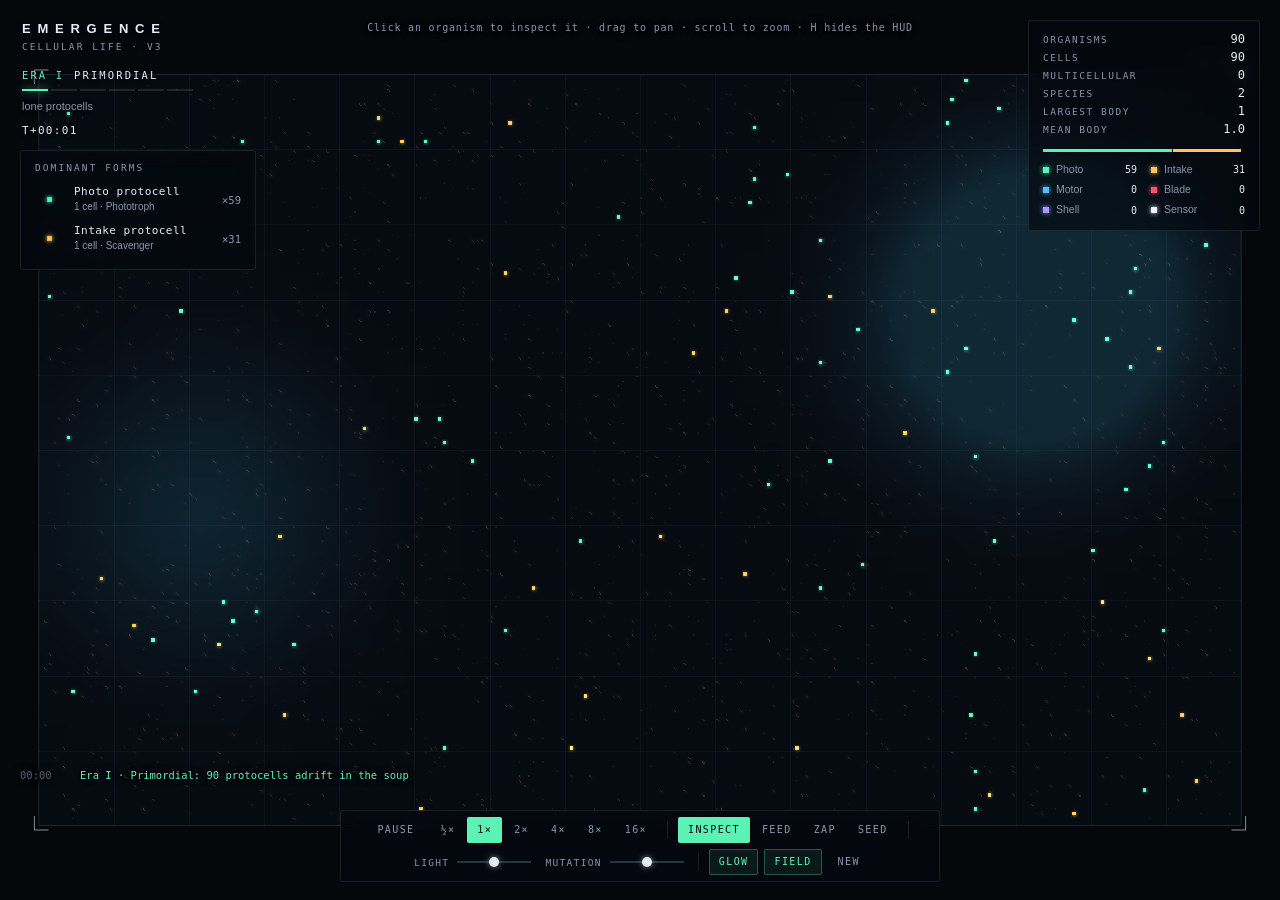
<file: demos/cellular-life/v3.html>
<!doctype html>
<html lang="en">
<head>
  <meta charset="utf-8">
  <meta name="viewport" content="width=device-width, initial-scale=1">
  <title>Emergence</title>
  <link rel="icon" href="data:,">
  <!-- Generated by build.py from src/ - edit the sources, not this file. -->
  <style>
:root {
  --bg: #05070b;
  --ink: #e6edf7;
  --dim: #8a97ad;
  --faint: #566174;
  --line: rgba(150, 180, 220, 0.13);
  --glass: rgba(6, 9, 14, 0.66);
  --accent: #5cf2b6;
  --coral: #ff526e;
  --mono: ui-monospace, "SF Mono", SFMono-Regular, Menlo, Consolas, monospace;
  --sans: ui-sans-serif, -apple-system, BlinkMacSystemFont, "Helvetica Neue", "Segoe UI", sans-serif;
  color-scheme: dark;
}
* { box-sizing: border-box; }
[hidden] { display: none !important; }
html, body {
  margin: 0; height: 100%; overflow: hidden;
  background: var(--bg); color: var(--ink);
  font: 12px/1.45 var(--sans); -webkit-font-smoothing: antialiased;
}
#view { position: fixed; inset: 0; width: 100%; height: 100%; display: block; touch-action: none; }

/* HUD layer: transparent to the pointer except on its panels */
#hud { position: fixed; inset: 0; pointer-events: none; transition: opacity 0.3s; }
#hud .panel, #hud #brand { pointer-events: auto; }
body.bare #hud { opacity: 0; }
body.bare #hud * { pointer-events: none !important; }

.col { position: absolute; top: 20px; display: flex; flex-direction: column; gap: 12px; width: 236px; }
#left { left: 20px; }
#right { right: 20px; width: 232px; }
.panel {
  background: var(--glass); border: 1px solid var(--line); border-radius: 3px; padding: 12px 14px;
  backdrop-filter: blur(10px) saturate(1.2); -webkit-backdrop-filter: blur(10px) saturate(1.2);
}
h2 { margin: 0 0 9px; font: 400 9.5px/1 var(--mono); letter-spacing: 0.22em; text-transform: uppercase; color: var(--dim); }

/* brand and era */
#brand { padding: 2px; text-shadow: 0 1px 4px #000; }
.title { font: 600 13px/1 var(--sans); letter-spacing: 0.52em; }
.sub { margin-top: 7px; font: 9.5px/1 var(--mono); letter-spacing: 0.22em; text-transform: uppercase; color: var(--dim); }
.era { margin-top: 18px; font: 10.5px/1 var(--mono); letter-spacing: 0.2em; text-transform: uppercase; }
#era-num { color: var(--accent); margin-right: 10px; }
.era-track { display: flex; gap: 3px; margin: 9px 0 8px; }
.era-track i { flex: 0 0 26px; height: 2px; background: rgba(150, 180, 220, 0.16); transition: background 0.6s, box-shadow 0.6s; }
.era-track i.on { background: var(--accent); box-shadow: 0 0 8px rgba(92, 242, 182, 0.7); }
.era-desc { font-size: 11px; color: var(--dim); }
.clock { margin-top: 10px; font: 11px/1 var(--mono); letter-spacing: 0.12em; font-variant-numeric: tabular-nums; }

/* dominant forms */
#species { list-style: none; margin: 0; padding: 0; display: grid; gap: 2px; }
#species li {
  display: grid; grid-template-columns: 28px 1fr auto; align-items: center; gap: 10px;
  margin: 0 -8px; padding: 4px 8px; border-left: 1px solid transparent; border-radius: 2px; cursor: pointer;
}
#species li:hover { background: rgba(255, 255, 255, 0.04); }
#species li.on { border-left-color: var(--accent); background: rgba(92, 242, 182, 0.07); }
#species canvas { width: 28px; height: 28px; }
.f-txt { min-width: 0; }
.f-txt b { display: block; font: 500 11px/1.3 var(--mono); letter-spacing: 0.04em; white-space: nowrap; overflow: hidden; text-overflow: ellipsis; }
.f-txt span { display: block; font-size: 10px; color: var(--dim); white-space: nowrap; overflow: hidden; text-overflow: ellipsis; }
#species em { font: normal 10.5px var(--mono); color: var(--dim); font-variant-numeric: tabular-nums; }

/* stats */
.kv { margin: 0; display: grid; gap: 6px; }
.kv > div { display: flex; justify-content: space-between; align-items: baseline; gap: 12px; }
.kv dt { font: 9.5px/1 var(--mono); letter-spacing: 0.16em; text-transform: uppercase; color: var(--dim); white-space: nowrap; }
.kv dd { margin: 0; font: 12px/1 var(--mono); font-variant-numeric: tabular-nums; text-align: right; min-width: 0; overflow: hidden; text-overflow: ellipsis; white-space: nowrap; }
.kv.small dd { font-size: 11px; }
.comp { display: flex; height: 3px; gap: 1px; margin: 14px 0 10px; }
.comp i { display: block; height: 100%; transition: width 0.5s; }
.legend { list-style: none; margin: 0; padding: 0; display: grid; grid-template-columns: 1fr 1fr; gap: 5px 14px; }
.legend li { display: flex; align-items: center; gap: 7px; font-size: 10.5px; color: var(--dim); cursor: default; }
.legend i { width: 6px; height: 6px; flex: none; }
.legend b { margin-left: auto; font: 400 10px var(--mono); color: var(--ink); font-variant-numeric: tabular-nums; }
#right.inspecting .legend, #right.inspecting .comp { display: none; }

/* inspector */
.i-head { display: grid; grid-template-columns: 48px 1fr auto; gap: 12px; align-items: center; }
#i-glyph { width: 48px; height: 48px; }
#i-name { font: 600 12px/1.2 var(--mono); letter-spacing: 0.06em; color: var(--accent); overflow-wrap: anywhere; }
#i-role { margin-top: 4px; font-size: 10.5px; color: var(--dim); }
.icon { all: unset; cursor: pointer; align-self: start; padding: 0 3px; color: var(--dim); font-size: 17px; line-height: 1; }
.icon:hover { color: var(--ink); }
.i-status { margin: 13px 0 7px; font: 10px/1 var(--mono); letter-spacing: 0.16em; text-transform: uppercase; }
.meter { height: 2px; margin-bottom: 13px; background: rgba(150, 180, 220, 0.14); }
.meter i { display: block; width: 0; height: 100%; background: var(--accent); box-shadow: 0 0 6px rgba(92, 242, 182, 0.6); transition: width 0.25s; }
.genes { display: grid; gap: 6px; margin: 13px 0 11px; }
.gene { display: grid; grid-template-columns: 96px 1fr; align-items: center; gap: 8px; font-size: 10px; color: var(--dim); }
.gene u { display: block; height: 2px; text-decoration: none; background: rgba(150, 180, 220, 0.14); }
.gene u i { display: block; height: 100%; background: var(--ink); opacity: 0.75; }
.check { display: flex; align-items: center; gap: 7px; cursor: pointer; font: 9.5px var(--mono); letter-spacing: 0.16em; text-transform: uppercase; color: var(--dim); }
.check input { margin: 0; accent-color: var(--accent); }

/* event log: newest at the bottom, older lines fade upward */
#log {
  position: absolute; left: 20px; bottom: 78px; width: min(440px, 42vw);
  margin: 0; padding: 0; list-style: none; display: flex; flex-direction: column-reverse; gap: 4px;
}
#log li { display: grid; grid-template-columns: 52px 1fr; gap: 8px; font: 10.5px/1.35 var(--mono); color: var(--dim); text-shadow: 0 1px 3px #000, 0 0 8px #000; }
#log li:first-child { color: var(--ink); }
#log li:nth-child(n + 4) { opacity: 0.55; }
#log time { color: var(--faint); font-variant-numeric: tabular-nums; }
#log .k-era span { color: var(--accent); }
#log .k-extinct span { color: #c98a97; }
#log .k-first span, #log .k-lead span { color: var(--ink); }

/* timeline */
#timeline { position: absolute; right: 20px; bottom: 78px; width: 300px; padding: 10px 12px 8px; }
.tl-head { display: flex; justify-content: space-between; margin-bottom: 7px; font: 9.5px/1 var(--mono); letter-spacing: 0.18em; text-transform: uppercase; color: var(--dim); }
.tl-key i { display: inline-block; width: 10px; height: 2px; margin: 0 5px 2px 10px; vertical-align: middle; }
.k-max { background: var(--accent); }
.k-mean { background: rgba(230, 237, 247, 0.6); }
#chart { display: block; width: 100%; height: 64px; }

/* control bar */
#bar {
  position: absolute; left: 50%; bottom: 18px; transform: translateX(-50%);
  display: flex; flex-wrap: wrap; align-items: center; justify-content: center; gap: 6px;
  max-width: min(900px, calc(100vw - 40px)); padding: 6px 8px; white-space: nowrap;
}
.btn {
  appearance: none; background: none; border: 1px solid transparent; border-radius: 2px; cursor: pointer;
  padding: 7px 9px; color: var(--dim); font: 10px/1 var(--mono); letter-spacing: 0.14em; text-transform: uppercase;
}
.btn:hover { color: var(--ink); border-color: var(--line); }
.btn.on { color: var(--bg); background: var(--accent); }
.btn.toggle.on { color: var(--accent); background: rgba(92, 242, 182, 0.08); border-color: rgba(92, 242, 182, 0.3); }
.btn:focus-visible, .icon:focus-visible, input:focus-visible { outline: 1px solid var(--accent); outline-offset: 2px; }
.seg { display: flex; gap: 2px; }
.sep { width: 1px; height: 18px; margin: 0 4px; background: var(--line); }
.slider { display: flex; align-items: center; gap: 8px; padding: 0 4px; font: 9.5px var(--mono); letter-spacing: 0.14em; text-transform: uppercase; color: var(--dim); }
.slider input { width: 74px; }
input[type="range"] { -webkit-appearance: none; appearance: none; height: 14px; margin: 0; background: transparent; cursor: pointer; }
input[type="range"]::-webkit-slider-runnable-track { height: 2px; background: rgba(150, 180, 220, 0.25); }
input[type="range"]::-webkit-slider-thumb {
  -webkit-appearance: none; width: 10px; height: 10px; margin-top: -4px; border-radius: 50%;
  background: var(--ink); box-shadow: 0 0 6px rgba(255, 255, 255, 0.5);
}
input[type="range"]::-moz-range-track { height: 2px; background: rgba(150, 180, 220, 0.25); }
input[type="range"]::-moz-range-thumb { width: 10px; height: 10px; border: 0; border-radius: 50%; background: var(--ink); }

.hint {
  position: absolute; left: 50%; top: 22px; transform: translateX(-50%);
  font: 10px var(--mono); letter-spacing: 0.08em; color: var(--dim); white-space: nowrap;
  text-shadow: 0 1px 3px #000, 0 0 8px #000; opacity: 0; transition: opacity 0.4s;
}
.hint.show { opacity: 1; }

@media (max-width: 1280px) {
  #timeline { display: none; }
  #bar { max-width: 600px; }
  #log { bottom: 118px; width: min(440px, 56vw); }
}
@media (max-width: 1040px) { .hint { display: none; } }
@media (max-height: 760px) { #forms { display: none; } }
@media (max-width: 840px) {
  #forms, #log, .legend, .comp { display: none; }
  .col { width: 200px; }
  #right { width: 196px; }
  .hint { display: none; }
}
@media (max-width: 560px) {
  .col { top: 12px; }
  #left { left: 16px; }
  #right { right: 16px; width: 150px; }
  #stats .kv > div:nth-child(n + 4), #bar .slider, #bar .sep, #t-glow, #t-haze, [data-speed="0"], [data-speed="5"] { display: none; }
  .title { letter-spacing: 0.36em; }
  #bar { bottom: 12px; max-width: calc(100vw - 32px); }
}
  </style>
</head>
<body>
<canvas id="view" aria-label="Simulated world"></canvas>
<div id="hud">
  <div id="left" class="col">
    <header id="brand">
      <div class="title">EMERGENCE</div>
      <div class="sub">Cellular life · v3</div>
      <div class="era"><span id="era-num">Era I</span><span id="era-name">Primordial</span></div>
      <div id="era-track" class="era-track" aria-hidden="true"><i></i><i></i><i></i><i></i><i></i><i></i></div>
      <div id="era-desc" class="era-desc">lone protocells</div>
      <div id="clock" class="clock">T+00:00</div>
    </header>
    <section id="forms" class="panel">
      <h2>Dominant forms</h2>
      <ol id="species"></ol>
    </section>
  </div>

  <div id="right" class="col">
    <section id="stats" class="panel">
      <dl class="kv">
        <div><dt>Organisms</dt><dd id="s-orgs">0</dd></div>
        <div><dt>Cells</dt><dd id="s-cells">0</dd></div>
        <div><dt>Multicellular</dt><dd id="s-multi">0</dd></div>
        <div><dt>Species</dt><dd id="s-species">0</dd></div>
        <div><dt>Largest body</dt><dd id="s-max">0</dd></div>
        <div><dt>Mean body</dt><dd id="s-mean">0</dd></div>
      </dl>
      <div id="comp" class="comp" aria-hidden="true"></div>
      <ul id="legend" class="legend"></ul>
    </section>
    <section id="inspector" class="panel" hidden>
      <div class="i-head">
        <canvas id="i-glyph" width="96" height="96"></canvas>
        <div class="i-title"><div id="i-name"></div><div id="i-role"></div></div>
        <button id="i-close" class="icon" title="Close (Esc)" aria-label="Close">×</button>
      </div>
      <div id="i-status" class="i-status"></div>
      <div class="meter" title="Energy"><i id="i-energy"></i></div>
      <dl id="i-stats" class="kv small"></dl>
      <div id="i-genes" class="genes"></div>
      <label class="check"><input type="checkbox" id="i-follow"> Follow</label>
    </section>
  </div>

  <ol id="log" aria-live="polite"></ol>

  <section id="timeline" class="panel">
    <div class="tl-head"><span>Body size</span><span class="tl-key"><i class="k-max"></i>Largest<i class="k-mean"></i>Mean</span></div>
    <canvas id="chart"></canvas>
  </section>

  <nav id="bar" class="panel">
    <button id="play" class="btn" title="Pause (Space)">Pause</button>
    <div class="seg" role="group" aria-label="Speed">
      <button class="btn" data-speed="0" title="Half speed">½×</button>
      <button class="btn" data-speed="1" title="Normal speed">1×</button>
      <button class="btn" data-speed="2" title="Speed 2×">2×</button>
      <button class="btn" data-speed="3" title="Speed 4×">4×</button>
      <button class="btn" data-speed="4" title="Speed 8×">8×</button>
      <button class="btn" data-speed="5" title="Speed 16×">16×</button>
    </div>
    <span class="sep"></span>
    <div class="seg" role="group" aria-label="Tool">
      <button class="btn" data-tool="inspect" title="Inspect (1)">Inspect</button>
      <button class="btn" data-tool="feed" title="Feed (2)">Feed</button>
      <button class="btn" data-tool="zap" title="Zap (3)">Zap</button>
      <button class="btn" data-tool="seed" title="Seed (4)">Seed</button>
    </div>
    <span class="sep"></span>
    <label class="slider" title="Strength of the light sources"><span>Light</span><input id="p-light" type="range" min="0" max="100" value="50"></label>
    <label class="slider" title="How often offspring differ from their parent"><span>Mutation</span><input id="p-mut" type="range" min="0" max="100" value="50"></label>
    <span class="sep"></span>
    <button id="t-glow" class="btn toggle on" title="Glow (G)">Glow</button>
    <button id="t-haze" class="btn toggle on" title="Light field (L)">Field</button>
    <button id="new" class="btn" title="New world (R)">New</button>
  </nav>

  <div id="hint" class="hint"></div>
</div>
<script>
(() => {
'use strict';
// Emergence (Cellular Life v3): geometry, cell types, genes, body plans and species.
// No DOM here, so the simulation also runs headless in Node for tuning.

// ---- geometry ----------------------------------------------------------------
// The world is W x H sites. W is a power of two, so a site index s splits into
// x = s & XM and y = s >> 8. A one-site wall runs round the edge.
const W = 256, H = 160, N = W * H, XM = W - 1;
const TPS = 30;                                          // ticks per simulated second
const BIN = 4, BW = W / BIN, BH = H / BIN, NB = BW * BH; // light is shared per 4x4 block
const WALL = -1;                                         // occupancy value of the wall

const DX = [1, 1, 0, -1, -1, -1, 0, 1], DY = [0, 1, 1, 1, 0, -1, -1, -1]; // 8 headings
const N4X = [1, 0, -1, 0], N4Y = [0, 1, 0, -1];

const site = (x, y) => (y << 8) | x;
const binOf = (s) => ((s >> 10) << 6) | ((s & XM) >> 2); // assumes BIN = 4, BW = 64
function wrapSite(x, y) {
  if (y < 0) y += H; else if (y >= H) y -= H;
  return (y << 8) | (x & XM);
}

const NB4 = new Int32Array(N * 4); // the four neighbours of every site
for (let s = 0; s < N; s++) {
  for (let k = 0; k < 4; k++) NB4[s * 4 + k] = wrapSite((s & XM) + N4X[k], (s >> 8) + N4Y[k]);
}

// ---- helpers -------------------------------------------------------------------
const rand = (a, b) => a + Math.random() * (b - a);
const randi = (n) => (Math.random() * n) | 0;
const clamp = (v, lo, hi) => (v < lo ? lo : v > hi ? hi : v);
function gauss() {
  let u = 0;
  while (!u) u = Math.random();
  return Math.sqrt(-2 * Math.log(u)) * Math.cos(2 * Math.PI * Math.random());
}
function hash32(n) {
  n = Math.imul(n ^ (n >>> 16), 0x45d9f3b);
  n = Math.imul(n ^ (n >>> 16), 0x45d9f3b);
  return (n ^ (n >>> 16)) >>> 0;
}
const dirOf = (dx, dy) => Math.round(Math.atan2(dy, dx) / (Math.PI / 4)) & 7;

// ---- cell types ------------------------------------------------------------------
const PHOTO = 0, INTAKE = 1, MOTOR = 2, BLADE = 3, SHELL = 4, SENSOR = 5, NT = 6;
const TYPES = [
  { name: 'Photo', role: 'harvests light', cost: 4, upkeep: 0.011, rgb: [92, 242, 182] },
  { name: 'Intake', role: 'absorbs loose matter', cost: 4, upkeep: 0.013, rgb: [255, 196, 92] },
  { name: 'Motor', role: 'moves the body', cost: 5, upkeep: 0.017, rgb: [80, 190, 255] },
  { name: 'Blade', role: 'cuts and eats foreign cells', cost: 6, upkeep: 0.02, rgb: [255, 82, 110] },
  { name: 'Shell', role: 'turns blades, but is heavy', cost: 6, upkeep: 0.012, rgb: [168, 152, 255] },
  { name: 'Sensor', role: 'sees food, prey and threats', cost: 6, upkeep: 0.017, rgb: [236, 242, 255] },
];
const COST = TYPES.map((t) => t.cost);
const UPKEEP = TYPES.map((t) => t.upkeep);

// ---- genes ---------------------------------------------------------------------------
// Behaviour genes ride alongside the body plan. tag is a neutral marker that drifts
// over the generations: organisms with close tags treat each other as kin.
const GENES = [
  ['light', 'Light seeking'], ['food', 'Foraging'], ['prey', 'Hunting'], ['flee', 'Caution'],
  ['tumble', 'Wandering'], ['invest', 'Offspring size'], ['disperse', 'Spore range'],
];
function randomGenes() {
  return {
    tag: Math.random(), light: Math.random(), food: Math.random(), prey: Math.random(),
    flee: Math.random(), tumble: Math.random(), invest: rand(0.4, 0.6), disperse: rand(1, 4),
  };
}
function mutateGenes(g, rate) {
  const c = { ...g };
  c.tag = (g.tag + gauss() * 0.01 * rate + 1) % 1;
  for (const k of ['light', 'food', 'prey', 'flee', 'tumble']) {
    if (Math.random() < 0.25 * rate) c[k] = clamp(g[k] + gauss() * 0.12, 0, 1);
  }
  if (Math.random() < 0.25 * rate) c.invest = clamp(g.invest + gauss() * 0.05, 0.15, 1);
  if (Math.random() < 0.25 * rate) c.disperse = clamp(g.disperse + gauss() * 0.7, 1, 10);
  return c;
}

// ---- body plans --------------------------------------------------------------------
// A plan is a list of base cells [x, y, type] relative to the zygote at (0, 0).
// The symmetry copies each base cell. An organism starts as the single zygote cell
// and grows the rest of its body one cell at a time, in plan order.
const MAX_BODY = 64, REACH = 7;
const SYM_NAMES = ['asymmetric', 'bilateral', 'biradial', 'radial'];

function images(x, y, sym) {
  if (sym === 1) return [x, y, -x, y];
  if (sym === 2) return [x, y, -x, y, x, -y, -x, -y];
  if (sym === 3) return [x, y, -y, x, -x, -y, y, -x];
  return [x, y];
}
const pkey = (x, y) => (x + 32) * 64 + y + 32;

function connected(plan) {
  const cells = new Set(plan.map((e) => pkey(e[0], e[1])));
  const seen = new Set([pkey(0, 0)]), stack = [0, 0];
  while (stack.length) {
    const y = stack.pop(), x = stack.pop();
    for (let k = 0; k < 4; k++) {
      const nx = x + N4X[k], ny = y + N4Y[k], key = pkey(nx, ny);
      if (cells.has(key) && !seen.has(key)) { seen.add(key); stack.push(nx, ny); }
    }
  }
  return seen.size === cells.size;
}

function randomType(not) {
  let t;
  do t = randi(NT); while (t === not);
  return t;
}

// One random change to a body plan. Returns a form, or null if the change was invalid.
function mutatePlan(m) {
  const plan = m.plan.map((e) => e.slice());
  let sym = m.sym;
  const r = Math.random();
  if (r < 0.6) {                       // the body gains a cell
    const b = plan[randi(plan.length)], k = randi(4), x = b[0] + N4X[k], y = b[1] + N4Y[k];
    if (Math.abs(x) > REACH || Math.abs(y) > REACH) return null;
    if (plan.some((e) => e[0] === x && e[1] === y)) return null;
    plan.push([x, y, Math.random() < 0.5 ? b[2] : randi(NT)]);
  } else if (r < 0.74) {               // the body loses a cell (never the zygote)
    if (plan.length < 2) return null;
    plan.splice(1 + randi(plan.length - 1), 1);
    if (!connected(plan)) return null;
  } else if (r < 0.92) {               // a cell changes type
    const e = plan[randi(plan.length)];
    e[2] = randomType(e[2]);
  } else {                             // the symmetry changes
    do sym = randi(4); while (sym === m.sym);
  }
  return getMorph(plan, sym, m);
}

// ---- species -------------------------------------------------------------------------
// Every distinct body is a species ("form"), shared by all organisms that have it.
const morphs = new Map(); // body signature -> form with living members
let morphSeq = 0;
const SYL1 = ['Ka', 'Ve', 'Ny', 'Zo', 'Qi', 'Lu', 'Tor', 'Mi', 'Xa', 'Re', 'Sol', 'Ix',
  'Ae', 'Dra', 'Un', 'Pho', 'Vel', 'Ori', 'Cy', 'Thal', 'Eon', 'Sy'];
const SYL2 = ['rax', 'lin', 'th', 'mon', 'vex', 'sis', 'ra', 'tum', 'lor', 'dyn', 'qua',
  'zen', 'ri', 'kos', 'phi', 'ne', 'dex', 'vor', 'lis', 'tra', 'on', 'mir'];

function morphName(id, n, t) {
  if (n === 1) return TYPES[t].name + ' protocell';
  const h = hash32(id + 7919);
  return SYL1[h % SYL1.length] + SYL2[(h >>> 12) % SYL2.length] + '-' + id;
}

function getMorph(plan, sym, parent) {
  const xs = [], ys = [], ts = [], seen = new Set();
  for (const [x, y, t] of plan) {
    const im = images(x, y, sym);
    for (let k = 0; k < im.length; k += 2) {
      const key = pkey(im[k], im[k + 1]);
      if (seen.has(key)) continue;
      seen.add(key); xs.push(im[k]); ys.push(im[k + 1]); ts.push(t);
    }
  }
  const n = xs.length;
  if (n > MAX_BODY) return null;
  const sig = xs.map((x, i) => x + ',' + ys[i] + ',' + ts[i]).sort().join(' ');
  const known = morphs.get(sig);
  if (known) return known;
  const count = new Int16Array(NT);
  let cost = 0, sx = 0, sy = 0, reach = 0;
  for (let i = 0; i < n; i++) {
    count[ts[i]]++; cost += COST[ts[i]]; sx += xs[i]; sy += ys[i];
    reach = Math.max(reach, Math.abs(xs[i]), Math.abs(ys[i]));
  }
  const id = ++morphSeq;
  const m = {
    id, sig, plan, sym, n, cost, count, reach,
    kinds: count.reduce((a, c) => a + (c > 0 ? 1 : 0), 0),
    xs: Int8Array.from(xs), ys: Int8Array.from(ys), ts: Uint8Array.from(ts),
    cx: Math.round(sx / n), cy: Math.round(sy / n),
    name: morphName(id, n, ts[0]),
    parent: parent ? parent.name : '',
    born: world.t, alive: 0, peak: 0, total: 0, glyph: null,
  };
  morphs.set(sig, m);
  return m;
}

// Emergence: the living world. Every organism is a clonal body of pixel cells that
// grows from one zygote cell along its body plan, feeds, moves, reproduces through a
// single-cell bottleneck and dies. No DOM, so it also runs headless in Node.

const P = { light: 0.5, mutation: 0.5, matter: 0.5 }; // slider settings, 0..1

// ---- tuning ----------------------------------------------------------------------
const AMBIENT = 0.13;            // light away from the suns
const PHOTO_GAIN = 0.05;         // energy per tick from one photo cell in full light
const BIN_CAP = 5;               // photo cells a 4x4 block of light feeds at the full rate
const SHADE = 1.5 * BIN_CAP;     // light demand above which a photo zygote cannot take root
const INTAKE_RATE = 0.12;        // matter one intake cell absorbs per tick at most
const INTAKE_EFF = 0.85;
const BLADE_RATE = 0.15;         // chance per tick that a blade strikes
const SHELL_BLOCK = 0.9;         // chance that a shell turns a blade
const PREY_SHARE = 0.8;          // share of a cut cell's energy the attacker keeps
const VMAX = 0.5;                // top speed in sites per tick
const THRUST = 3;                // speed = VMAX * min(1, THRUST * motors / mass)
const MOVE_COST = 0.003;         // energy per site moved, per unit of mass
const DRIFT = 0.04;              // chance per tick that a lone cell jiggles
const GROW_EVERY = 4;            // ticks between growth steps
const LIFE_BASE = 35, LIFE_PER_CELL = 2.5; // lifespan in seconds: big bodies live longer
const SNOW = 6, MATTER_CAP = 8, DEATH_MATTER = 0.6;
const KIN = 0.05;                // tag distance below which organisms are kin
const STRUCT_RATE = 0.1;         // body-plan mutations per birth at default mutation

// ---- state -------------------------------------------------------------------------
const occ = new Int32Array(N);   // organism slot + 1 on each site; 0 empty; WALL at the edge
const ctype = new Uint8Array(N); // cell type on each occupied site
const cidx = new Uint8Array(N);  // body index of the cell on each occupied site
const matter = new Float32Array(N);
const fx = new Uint8Array(N), fxKind = new Uint8Array(N); // flashes for the renderer
const light = new Float32Array(NB);
const photoNow = new Float32Array(NB), photoPrev = new Float32Array(NB); // light demand per block
// Bigger bodies pay less upkeep per cell, and overshadow small ones where light is crowded.
const SCALE = Float32Array.from({ length: MAX_BODY + 1 }, (_, n) => (n ? Math.max(0.45, n ** -0.25) : 1));
const REACH_UP = Float32Array.from({ length: MAX_BODY + 1 }, (_, n) => 1 + 0.7 * Math.log2(Math.max(1, n)));

const slots = [], freeSlots = [];
const world = { t: 0, orgs: [], born: [], live: new Set(), events: [], flags: {}, era: 0, eraT: [0] };

class Org {
  constructor(slot, morph, genes, ox, oy, E, gen) {
    this.slot = slot; this.id = ++world.orgSeq;
    this.morph = morph; this.genes = genes;
    this.ox = ox; this.oy = oy;                 // where the zygote landed
    this.sites = new Int32Array(morph.n).fill(-1);
    this.count = new Int16Array(NT);
    this.n = 0; this.E = E; this.age = 0; this.gen = gen;
    this.life = Math.round(TPS * (LIFE_BASE + LIFE_PER_CELL * morph.n) * rand(0.8, 1.2));
    this.heading = randi(8); this.acc = 0;
    this.income = 0; this.win = 0; this.prevWin = 0;
    this.grown = morph.n === 1; this.alive = true; this.dirty = false;
    this.kills = 0; this.kids = 0; this.cause = '';
    this.mode = 0; this.tx = 0; this.ty = 0;    // what its sensors locked onto
    this.lv = 7;                                // brightness the renderer last used
  }
}

// ---- setup -------------------------------------------------------------------------
function resetWorld(seeds = 90) {
  occ.fill(0); matter.fill(0); fx.fill(0); photoNow.fill(0); photoPrev.fill(0);
  for (let x = 0; x < W; x++) occ[site(x, 0)] = occ[site(x, H - 1)] = WALL;
  for (let y = 0; y < H; y++) occ[site(0, y)] = occ[site(W - 1, y)] = WALL;
  slots.length = 0; freeSlots.length = 0;
  morphs.clear(); morphSeq = 0;
  Object.assign(world, {
    t: 0, orgs: [], born: [], live: new Set(), events: [], flags: {}, era: 0, eraT: [0],
    orgSeq: 0, births: 0, deaths: 0, kills: 0, top: [], lead: null, leadT: -1e9,
    stats: { orgs: 0, cells: 0, multi: 0, diff: 0, motile: 0, preds: 0, complex: 0, maxN: 0,
      avg: 0, wavg: 0, species: 0, types: new Int32Array(NT) },
    hist: { every: TPS, next: 0, t: [], wavg: [], max: [] },
    suns: makeSuns(),
  });
  updateLight();
  for (let i = 0; i < 1800; i++) addMatter(randomFree(), rand(0.5, 3));
  const photo = getMorph([[0, 0, PHOTO]], 0, null), intake = getMorph([[0, 0, INTAKE]], 0, null);
  for (let i = 0; i < seeds; i++) {
    const s = randomFree();
    spawn(Math.random() < 0.7 ? photo : intake, randomGenes(), s & XM, s >> 8, 4, 0, null);
  }
  flushBorn();
  logEvent('era', `Era I · Primordial: ${seeds} protocells adrift in the soup`);
  census();
}

function makeSuns() {
  return Array.from({ length: 3 }, () => ({
    px: rand(240, 420), py: rand(200, 360), phx: rand(0, 7), phy: rand(0, 7),
    amp: rand(0.75, 0.95), r: rand(19, 28), x: 0, y: 0,
  }));
}

// The suns drift slowly, so sessile life has good and bad years and movers can follow.
function updateLight() {
  const secs = world.t / TPS, k = 0.4 + 1.2 * P.light;
  for (const s of world.suns) {
    s.x = W / 2 + (W / 2 - 34) * Math.sin((2 * Math.PI * secs) / s.px + s.phx);
    s.y = H / 2 + (H / 2 - 26) * Math.sin((2 * Math.PI * secs) / s.py + s.phy);
  }
  for (let by = 0; by < BH; by++) {
    for (let bx = 0; bx < BW; bx++) {
      const x = bx * BIN + 2, y = by * BIN + 2;
      let L = AMBIENT;
      for (const s of world.suns) {
        const dx = x - s.x, dy = y - s.y;
        L += s.amp * Math.exp(-(dx * dx + dy * dy) / (2 * s.r * s.r));
      }
      light[by * BW + bx] = Math.min(1, L) * k;
    }
  }
}

function addMatter(s, a) {
  if (s < 0) return;
  const v = matter[s] + a;
  matter[s] = v > MATTER_CAP ? MATTER_CAP : v;
}

function randomFree() {
  for (let k = 0; k < 2000; k++) {
    const s = site(1 + randi(W - 2), 1 + randi(H - 2));
    if (occ[s] === 0) return s;
  }
  return -1;
}

// ---- birth, cells and death ----------------------------------------------------------
function spawn(m, g, x, y, E, gen, parent) {
  const s = site(x, y);
  if (occ[s] !== 0) return null;
  const slot = freeSlots.length ? freeSlots.pop() : slots.length;
  const o = new Org(slot, m, g, x, y, E, gen);
  slots[slot] = o;
  placeCell(o, 0, s);
  fx[s] = 255; fxKind[s] = 0;
  world.born.push(o);
  if (m.alive++ === 0) world.live.add(m);
  m.total++;
  if (m.alive > m.peak) m.peak = m.alive;
  if (parent) parent.kids++;
  world.births++;
  return o;
}

function flushBorn() {
  for (const o of world.born) if (o.alive) world.orgs.push(o);
  world.born.length = 0;
}

function placeCell(o, i, s) {
  const t = o.morph.ts[i];
  occ[s] = o.slot + 1; ctype[s] = t; cidx[s] = i;
  o.sites[i] = s; o.n++; o.count[t]++;
}

function removeCell(o, i, frac) {
  const s = o.sites[i];
  if (s < 0) return;
  const t = o.morph.ts[i];
  occ[s] = 0; o.sites[i] = -1; o.n--; o.count[t]--;
  if (frac > 0) addMatter(s, COST[t] * frac);
  o.grown = false;
  if (o.n === 0) die(o, o.cause || 'eaten');
  else o.dirty = true;
}

function die(o, cause) {
  if (!o.alive) return;
  o.alive = false; o.cause = cause;
  const m = o.morph, spare = Math.max(0, o.E) / Math.max(1, o.n);
  for (let i = 0; i < m.n; i++) {
    const s = o.sites[i];
    if (s < 0) continue;
    occ[s] = 0; o.sites[i] = -1;
    addMatter(s, COST[m.ts[i]] * DEATH_MATTER + spare * 0.5);
    fx[s] = 150; fxKind[s] = 2;
  }
  o.n = 0;
  slots[o.slot] = null; freeSlots.push(o.slot);
  if (--m.alive === 0) extinct(m);
  world.deaths++;
}

function extinct(m) {
  world.live.delete(m);
  morphs.delete(m.sig);
  if (m.n > 1 && m.peak >= 150) logEvent('extinct', `${m.name} died out after peaking at ${m.peak}`, m);
}

function kin(a, b) {
  let d = Math.abs(a.genes.tag - b.genes.tag);
  if (d > 0.5) d = 1 - d;
  return d < KIN;
}

// After losing cells, keep the largest connected piece. Severed pieces wither.
const bfsStack = new Int32Array(MAX_BODY), label = new Int8Array(MAX_BODY);
function settle(o) {
  o.dirty = false;
  if (o.n < 2) return;
  const m = o.morph, me = o.slot + 1;
  label.fill(-1, 0, m.n);
  let comps = 0, best = 0, bestSize = 0;
  for (let i = 0; i < m.n; i++) {
    if (o.sites[i] < 0 || label[i] >= 0) continue;
    let size = 0, sp = 0;
    bfsStack[sp++] = i; label[i] = comps;
    while (sp) {
      const s = o.sites[bfsStack[--sp]];
      size++;
      for (let k = 0; k < 4; k++) {
        const q = NB4[s * 4 + k];
        if (occ[q] !== me || label[cidx[q]] >= 0) continue;
        label[cidx[q]] = comps; bfsStack[sp++] = cidx[q];
      }
    }
    if (size > bestSize) { bestSize = size; best = comps; }
    comps++;
  }
  if (comps < 2) return;
  for (let i = 0; i < m.n; i++) {
    const s = o.sites[i];
    if (s < 0 || label[i] === best) continue;
    fx[s] = 150; fxKind[s] = 2;
    removeCell(o, i, DEATH_MATTER);
  }
  o.dirty = false;
}

// ---- a tick of one organism's life --------------------------------------------------------
function live(o) {
  if (o.dirty) settle(o);
  const m = o.morph, g = o.genes, sites = o.sites;
  o.age++;
  let gain = 0;
  const w = REACH_UP[o.n];
  for (let i = 0; i < m.n; i++) {
    const s = sites[i];
    if (s < 0) continue;
    const t = m.ts[i];
    if (t === PHOTO) {
      const b = binOf(s), share = (w * BIN_CAP) / photoPrev[b];
      photoNow[b] += w;
      gain += PHOTO_GAIN * light[b] * (share < 1 ? share : 1);
    } else if (t === INTAKE) gain += absorb(s);
    else if (t === BLADE && Math.random() < BLADE_RATE) gain += strike(o, s);
  }
  let up = 0;
  for (let t = 0; t < NT; t++) up += o.count[t] * UPKEEP[t];
  o.income = gain;
  o.E += gain - up * SCALE[o.n];
  const cap = 10 + 1.5 * m.cost;
  if (o.E > cap) o.E = cap;
  if (o.E <= 0) return die(o, 'starved');
  if (o.age > o.life) return die(o, 'died of old age');
  if (!o.grown) {
    if ((world.t + o.slot) % GROW_EVERY === 0) grow(o);
  } else {
    const e0 = 1 + g.invest * m.cost;
    if (o.E >= e0 + 1 + 0.2 * cap) reproduce(o, e0);
  }
  move(o);
}

function absorb(s) {
  let got = 0, want = INTAKE_RATE;
  for (let k = -1; k < 4 && want > 0.001; k++) {
    const q = k < 0 ? s : NB4[s * 4 + k], a = matter[q];
    if (a <= 0) continue;
    const take = a < want ? a : want;
    matter[q] = a - take; got += take; want -= take;
  }
  return got * INTAKE_EFF;
}

function strike(o, s) {
  const me = o.slot + 1, k0 = randi(4);
  for (let j = 0; j < 4; j++) {
    const q = NB4[s * 4 + ((k0 + j) & 3)], sl = occ[q];
    if (sl <= 0 || sl === me) continue;
    const v = slots[sl - 1];
    if (kin(o, v)) continue;
    const t = ctype[q];
    if (t === SHELL && Math.random() < SHELL_BLOCK) return 0;
    if (v.n > o.n + 2 && Math.random() * v.n > o.n + 2) return 0; // big bodies are hard to cut into
    const share = v.E > 0 ? v.E / v.n : 0;
    v.E -= share;
    v.cause = 'eaten by ' + o.morph.name;
    if (!world.flags.kill) first('kill', `First kill: ${o.morph.name} cuts a ${TYPES[t].name.toLowerCase()} cell`, o.morph);
    fx[q] = 255; fxKind[q] = 1;
    removeCell(v, cidx[q], 0.25);
    o.kills++; world.kills++;
    // Intake cells digest what the blades cut. Without them the meal spills as matter,
    // so a lone blade cell cannot live by killing: predation needs a body.
    const meal = COST[t] * 0.5 + share * PREY_SHARE, I = o.count[INTAKE];
    const dig = I ? Math.min(1, (2 * I) / (I + o.count[BLADE])) : 0;
    if (dig < 1) addMatter(q, meal * (1 - dig));
    return meal * dig;
  }
  return 0;
}

function grow(o) {
  const m = o.morph, me = o.slot + 1;
  for (let i = 0; i < m.n; i++) {
    if (o.sites[i] >= 0) continue;
    const c = COST[m.ts[i]];
    if (o.E < c + 1) return;                      // wait for energy, keep the order
    const s = wrapSite(o.ox + m.xs[i], o.oy + m.ys[i]);
    if (occ[s] !== 0 && !shove(o, s)) continue;  // blocked: try a later cell
    let touch = false;
    for (let k = 0; k < 4; k++) if (occ[NB4[s * 4 + k]] === me) { touch = true; break; }
    if (!touch) continue;
    o.E -= c;
    placeCell(o, i, s);
    fx[s] = 200; fxKind[s] = 0;
    return;
  }
  o.grown = true;                                 // whole, or as whole as space allows
}

// A growing body can push a lone foreign cell out of its way, if there is room.
function shove(o, s) {
  const sl = occ[s];
  if (sl <= 0 || o.n < 2) return false;
  const v = slots[sl - 1];
  if (v.n !== 1 || kin(o, v)) return false;
  const k0 = randi(4);
  for (let j = 0; j < 4; j++) {
    const k = (k0 + j) & 3;
    if (occ[NB4[s * 4 + k]] === 0) return tryMove(v, N4X[k], N4Y[k]) === 0;
  }
  return false;
}

function reproduce(o, e0) {
  const s = spawnSite(o);
  if (s < 0) return;
  const rate = 2 * P.mutation;
  let m = o.morph;
  if (Math.random() < STRUCT_RATE * rate) m = mutatePlan(m) || m;
  o.E -= e0 + 1;
  if (o.n < o.morph.n) o.grown = false;           // look again for room to finish growing
  spawn(m, mutateGenes(o.genes, rate), s & XM, s >> 8, e0, o.gen + 1, o);
}

function spawnSite(o) {
  const d = Math.ceil(o.genes.disperse);
  for (let k = 0; k < 6; k++) {
    const s0 = o.sites[randi(o.morph.n)];
    if (s0 < 0) continue;
    const dir = randi(8), r = 1 + randi(d);
    const x = (s0 & XM) + DX[dir] * r, y = (s0 >> 8) + DY[dir] * r;
    if (x < 1 || x > W - 2 || y < 1 || y > H - 2) continue;
    const s = site(x, y);
    if (occ[s] !== 0) continue;
    if (o.morph.ts[0] === PHOTO && photoPrev[binOf(s)] > SHADE) continue; // seeds fail in deep shade
    return s;
  }
  return -1;
}

// ---- movement ---------------------------------------------------------------------------
function move(o) {
  const motors = o.count[MOTOR];
  if (!motors) {                                  // lone cells jiggle; bodies stay put
    if (o.n <= 2 && Math.random() < DRIFT / (o.n * o.n)) {
      const k = randi(4);
      tryMove(o, N4X[k], N4Y[k]);
    }
    return;
  }
  steer(o);
  const mass = o.n + o.count[SHELL];
  o.acc += VMAX * Math.min(1, (THRUST * motors) / mass);
  while (o.acc >= 1) {
    o.acc -= 1;
    const hit = tryMove(o, DX[o.heading], DY[o.heading]);
    if (hit === 0) { o.E -= MOVE_COST * mass; continue; }
    o.acc = 0;
    // pressed against prey: hold on and keep cutting; otherwise turn away
    if (!(hit > 0 && o.count[BLADE] && !kin(o, slots[hit - 1]))) o.heading = randi(8);
    break;
  }
}

// Run and tumble: keep going while income improves, turn when it falls.
function steer(o) {
  const me = o.slot + 1;
  o.win += o.income;
  if ((world.t + me) % 10 === 0) {
    const worse = o.win < o.prevWin;
    if (o.mode === 0 && Math.random() < (worse ? 0.5 : 0.05 + 0.25 * o.genes.tumble)) o.heading = randi(8);
    o.prevWin = o.win; o.win = 0;
  }
  if (o.count[SENSOR] && (world.t + me) % 6 === 0) sense(o);
}

// Sensors scan around the body for prey, matter, light and threats.
function sense(o) {
  const m = o.morph, g = o.genes, me = o.slot + 1;
  const R = Math.min(24, 6 + 4 * o.count[SENSOR]), R2 = R * R, stride = R > 12 ? 2 : 1;
  const cx = o.ox + m.cx, cy = o.oy + m.cy;
  const hunts = o.count[BLADE] > 0, eats = o.count[INTAKE] > 0;
  let best = 0, bx = 0, by = 0, mode = 0, ax = 0, ay = 0, fear = 0;
  for (let dy = -R; dy <= R; dy += stride) {
    const y = cy + dy;
    if (y < 1 || y > H - 2) continue;
    for (let dx = -R; dx <= R; dx += stride) {
      const d2 = dx * dx + dy * dy, x = cx + dx;
      if (d2 > R2 || x < 1 || x > W - 2) continue;
      const s = (y << 8) | x, sl = occ[s];
      if (sl > 0) {
        if (sl === me) continue;
        const v = slots[sl - 1];
        if (kin(o, v)) continue;
        if (v.count[BLADE] && v.n >= o.n) {
          const w = g.flee / (d2 + 1);
          ax -= dx * w; ay -= dy * w; fear += w;
        }
        if (hunts && ctype[s] !== SHELL) {
          const sc = (g.prey * 3) / (d2 + 4);
          if (sc > best) { best = sc; bx = dx; by = dy; mode = 2; }
        }
      } else if (eats && sl === 0 && matter[s] > 0.5) {
        const sc = (g.food * matter[s] * 0.5) / (d2 + 4);
        if (sc > best) { best = sc; bx = dx; by = dy; mode = 1; }
      }
    }
  }
  if (o.count[PHOTO] && g.light > 0.1) {
    const r = R >> 1, here = light[binOf(site(clamp(cx, 1, W - 2), clamp(cy, 1, H - 2)))];
    for (let d = 0; d < 8; d++) {
      const x = clamp(cx + DX[d] * r, 1, W - 2), y = clamp(cy + DY[d] * r, 1, H - 2);
      const sc = g.light * (light[binOf(site(x, y))] - here) * 0.4;
      if (sc > best) { best = sc; bx = DX[d] * r; by = DY[d] * r; mode = 4; }
    }
  }
  if (fear > 0.003 && fear * 3 > best) {
    o.heading = dirOf(ax, ay); o.mode = 3;
    o.tx = cx - ax / fear; o.ty = cy - ay / fear;
  } else if (best > 0) {
    o.heading = dirOf(bx, by); o.mode = mode;
    o.tx = cx + bx; o.ty = cy + by;
  } else o.mode = 0;
}

// Move the whole body one site. Returns 0, or what blocked it (WALL or slot + 1).
function tryMove(o, dx, dy) {
  const m = o.morph, sites = o.sites, me = o.slot + 1;
  for (let i = 0; i < m.n; i++) {
    const s = sites[i];
    if (s < 0) continue;
    const v = occ[wrapSite((s & XM) + dx, (s >> 8) + dy)];
    if (v !== 0 && v !== me) return v;
  }
  for (let i = 0; i < m.n; i++) if (sites[i] >= 0) occ[sites[i]] = 0;
  for (let i = 0; i < m.n; i++) {
    const s = sites[i];
    if (s < 0) continue;
    const q = wrapSite((s & XM) + dx, (s >> 8) + dy);
    occ[q] = me; ctype[q] = m.ts[i]; cidx[q] = i; sites[i] = q;
  }
  o.ox += dx; o.oy += dy;
  return 0;
}

// ---- the world tick ------------------------------------------------------------------------
function step() {
  const t = ++world.t;
  if (t % 30 === 1) updateLight();
  photoPrev.set(photoNow); photoNow.fill(0);
  const orgs = world.orgs;
  for (let i = orgs.length - 1; i > 0; i--) {     // fair turn order
    const j = randi(i + 1), tmp = orgs[i];
    orgs[i] = orgs[j]; orgs[j] = tmp;
  }
  for (let i = 0; i < orgs.length; i++) if (orgs[i].alive) live(orgs[i]);
  let k = 0;
  for (let i = 0; i < orgs.length; i++) if (orgs[i].alive) orgs[k++] = orgs[i];
  orgs.length = k;
  flushBorn();
  rain();
  if (t % 15 === 0) census();
}

// Loose matter: a steady fall of abiotic grains, plus whatever the dead leave. It decays.
function rain() {
  for (let n = SNOW * 2 * P.matter; n > 0; n--) {
    if (n < 1 && Math.random() > n) break;
    const s = site(1 + randi(W - 2), 1 + randi(H - 2));
    if (occ[s] === 0) addMatter(s, 0.4);
  }
  if (world.t % 30 === 0) {
    for (let s = 0; s < N; s++) {
      const v = matter[s];
      if (v) matter[s] = v < 0.02 ? 0 : v * 0.985;
    }
  }
}

// ---- census, eras and the record ---------------------------------------------------------
const ROMAN = ['I', 'II', 'III', 'IV', 'V', 'VI'];
const ERAS = [
  ['Primordial', 'lone protocells'],
  ['Colonial', 'cells stay together after dividing'],
  ['Differentiated', 'bodies built from specialised cells'],
  ['Motile', 'multicellular bodies that move'],
  ['Predatory', 'multicellular hunters'],
  ['Complex', 'large bodies of three or more cell types'],
];

function census() {
  const st = world.stats, F = world.flags, types = st.types;
  types.fill(0);
  let orgs = 0, cells = 0, sq = 0, multi = 0, diff = 0, motile = 0, preds = 0, complex = 0;
  let maxN = 0, big = null;
  for (const o of world.orgs) {
    if (!o.alive) continue;
    const n = o.n, m = o.morph;
    orgs++; cells += n; sq += n * n;
    for (let t = 0; t < NT; t++) types[t] += o.count[t];
    if (n > maxN) { maxN = n; big = o; }
    if (n < 2) continue;
    multi++;
    let kinds = 0;
    for (let t = 0; t < NT; t++) if (o.count[t]) kinds++;
    const est = m.alive >= 5; // milestones wait until a form is established
    if (est && !F.multi) first('multi', `First multicellular organism: ${m.name}`, m);
    if (kinds >= 2 && n >= 3) {
      diff++;
      if (est && !F.diff) first('diff', `First differentiated body: ${m.name}, ${typeList(o)}`, m);
    }
    if (o.count[MOTOR]) { motile++; if (est && !F.motile) first('motile', `A multicellular body moves: ${m.name}`, m); }
    if (o.count[BLADE]) { preds++; if (est && !F.pred) first('pred', `First multicellular predator: ${m.name}`, m); }
    if (est && o.count[SHELL] && !F.shell) first('shell', `Armour evolves: ${m.name}`, m);
    if (est && o.count[SENSOR] && !F.sensor) first('sensor', `Sight evolves: ${m.name}`, m);
    if (est && m.sym && n >= 6 && !F['sym' + m.sym]) first('sym' + m.sym, `First ${SYM_NAMES[m.sym]} body plan: ${m.name}`, m);
    if (kinds >= 3 && n >= 12) {
      complex++;
      if (est && !F.complex) first('complex', `Complex life: ${m.name}, ${n} cells of ${kinds} types`, m);
    }
  }
  for (const k of [5, 10, 20, 40]) {
    if (maxN >= k && !F['size' + k]) first('size' + k, `First ${k}-cell organism: ${big.morph.name}`, big.morph);
  }
  Object.assign(st, {
    orgs, cells, multi, diff, motile, preds, complex, maxN,
    avg: orgs ? cells / orgs : 0, wavg: cells ? sq / cells : 0, species: world.live.size,
  });
  const ok = [true, multi >= 12, diff >= 12, motile >= 8, preds >= 5, complex >= 3];
  // eras advance in order, at least 30 seconds apart
  if (world.era < 5 && ok[world.era + 1] && world.t - world.eraT[world.era] > 30 * TPS) {
    const e = ++world.era;
    world.eraT.push(world.t);
    logEvent('era', `Era ${ROMAN[e]} · ${ERAS[e][0]}: ${ERAS[e][1]}`);
  }
  rankSpecies();
  sampleHistory();
  if (!orgs && !F.dead) {
    F.dead = world.t;
    logEvent('extinct', 'All life is extinct. Seed the dish or start a new world.');
  } else if (orgs && F.dead) F.dead = 0;
}

function rankSpecies() {
  const list = [...world.live];
  for (const m of list) m.mass = m.alive * m.n;
  list.sort((a, b) => b.mass - a.mass);
  world.top = list.slice(0, 8);
  const lead = list[0];
  if (lead && lead.n > 1 && lead !== world.lead && world.t - world.leadT > 60 * TPS) {
    world.lead = lead; world.leadT = world.t;
    logEvent('lead', `New dominant form: ${lead.name}, ${lead.alive} organisms`, lead);
  }
}

function sampleHistory() {
  const h = world.hist;
  if (world.t < h.next) return;
  h.next = world.t + h.every;
  h.t.push(world.t); h.wavg.push(world.stats.wavg); h.max.push(world.stats.maxN);
  if (h.t.length >= 480) {                        // halve the resolution, keep everything
    for (const k of ['t', 'wavg', 'max']) h[k] = h[k].filter((_, i) => i % 2 === 0);
    h.every *= 2;
  }
}

function logEvent(kind, text, morph) {
  world.events.unshift({ t: world.t, kind, text, morph: morph || null });
  if (world.events.length > 80) world.events.length = 80;
}
function first(key, text, morph) {
  world.flags[key] = world.t;
  logEvent('first', text, morph);
}
function typeList(o) {
  return TYPES.filter((_, t) => o.count[t]).map((T) => T.name.toLowerCase()).join(' + ');
}

// ---- tools --------------------------------------------------------------------------------
function inDisk(x, y, r, fn) {
  const cx = Math.floor(x), cy = Math.floor(y), r2 = r * r;
  for (let dy = -r; dy <= r; dy++) {
    for (let dx = -r; dx <= r; dx++) {
      const sx = cx + dx, sy = cy + dy, d2 = dx * dx + dy * dy;
      if (d2 > r2 || sx < 1 || sx > W - 2 || sy < 1 || sy > H - 2) continue;
      fn(site(sx, sy), d2 / (r2 + 1));
    }
  }
}

function feedAt(x, y, r, amount) {
  inDisk(x, y, r, (s, f) => { if (Math.random() < 0.35) addMatter(s, amount * (1 - f)); });
}

function zapAt(x, y, r) {
  inDisk(x, y, r, (s) => {
    const sl = occ[s];
    if (sl <= 0) return;
    const v = slots[sl - 1];
    v.cause = 'vaporised';
    fx[s] = 255; fxKind[s] = 3;
    removeCell(v, cidx[s], 0.3);
  });
}

function seedAt(x, y, n) {
  const photo = getMorph([[0, 0, PHOTO]], 0, null), intake = getMorph([[0, 0, INTAKE]], 0, null);
  for (let k = 0; k < n * 4 && n > 0; k++) {
    const sx = Math.floor(x + rand(-5, 5)), sy = Math.floor(y + rand(-5, 5));
    if (sx < 1 || sx > W - 2 || sy < 1 || sy > H - 2) continue;
    if (spawn(Math.random() < 0.65 ? photo : intake, randomGenes(), sx, sy, 4, 0, null)) n--;
  }
  for (const m of [photo, intake]) if (!m.alive) morphs.delete(m.sig);
}

function pickOrg(x, y) {
  const cx = Math.floor(x), cy = Math.floor(y);
  let best = null, bd = 9;
  for (let dy = -2; dy <= 2; dy++) {
    for (let dx = -2; dx <= 2; dx++) {
      const sx = cx + dx, sy = cy + dy, d2 = dx * dx + dy * dy;
      if (sx < 0 || sx >= W || sy < 0 || sy >= H || d2 >= bd) continue;
      const sl = occ[site(sx, sy)];
      if (sl > 0) { bd = d2; best = slots[sl - 1]; }
    }
  }
  return best;
}

// Emergence: canvas renderer.
// Cells go into a texture at SUB texels per site: a 3x3 body plus a one-texel seam that is
// filled only between cells of the same organism, so each organism reads as one connected
// glyph and neighbours stay distinct. A two-level bloom adds the glow.

const SUB = 4, TW = W * SUB, TH = H * SUB;
const BG = '#05070b', FLOOR = '#070a11', ACCENT = '#5cf2b6';
const MONO = 'ui-monospace, "SF Mono", SFMono-Regular, Menlo, monospace';
const view = {
  zoom: 1, cx: W / 2, cy: H / 2, cw: 1, ch: 1, dpr: 1,
  glow: true, haze: true, selected: null, follow: false, highlight: null,
  hover: null, pointer: null, tool: 'inspect', brush: 6,
};
let cv, ctx, tex, tctx, timg, t32, bloomA, bctxA, bloomB, bctxB, hazeCv, hctx, himg;

const pack = (r, g, b, a) => ((a << 24) | (b << 16) | (g << 8) | r) >>> 0;
const c8 = (v) => Math.max(0, Math.min(255, Math.round(v)));
const PAL = new Uint32Array(NT * 8 * 4); // [type][brightness][flash]
const SEAM = new Uint32Array(NT * 8);
const FLASH = new Uint32Array(4 * 16);   // [birth, cut, death, zap][level]
const DUST = new Uint32Array(8);

function buildPalette() {
  for (let t = 0; t < NT; t++) {
    const [r, g, b] = TYPES[t].rgb;
    for (let L = 0; L < 8; L++) {
      const f = 0.62 + 0.38 * (L / 7);
      for (let F = 0; F < 4; F++) {
        const m = (F / 3) * 0.8, k = f * (1 - m), w = 255 * m;
        PAL[(t * 8 + L) * 4 + F] = pack(c8(r * k + w), c8(g * k + w), c8(b * k + w), 255);
      }
      SEAM[t * 8 + L] = pack(c8(r * f * 0.5), c8(g * f * 0.5), c8(b * f * 0.5), 255);
    }
  }
  const kinds = [[255, 255, 255], [255, 90, 120], [150, 165, 190], [205, 195, 255]];
  for (let k = 0; k < 4; k++) {
    for (let l = 0; l < 16; l++) FLASH[k * 16 + l] = pack(...kinds[k], c8((l / 15) * 230));
  }
  for (let l = 0; l < 8; l++) DUST[l] = pack(255, 186, 140, c8(16 + l * 11));
}

function initRender(canvas) {
  cv = canvas;
  ctx = cv.getContext('2d');
  const make = (w, h) => {
    const c = document.createElement('canvas');
    c.width = w; c.height = h;
    return [c, c.getContext('2d')];
  };
  [tex, tctx] = make(TW, TH);
  timg = tctx.createImageData(TW, TH);
  t32 = new Uint32Array(timg.data.buffer);
  [bloomA, bctxA] = make(W * 2, H * 2); // halo about half a site wide
  [bloomB, bctxB] = make(W, H);         // and about a site wide
  [hazeCv, hctx] = make(BW, BH);
  himg = hctx.createImageData(BW, BH);
  buildPalette();
}

// ---- view geometry -------------------------------------------------------------------
const viewScale = () => Math.min(view.cw / W, view.ch / H) * 0.94 * view.zoom; // css px per site
function screenToWorld(px, py) {
  const sc = viewScale();
  return { x: view.cx + (px - view.cw / 2) / sc, y: view.cy + (py - view.ch / 2) / sc };
}
function clampView() {
  const sc = viewScale(), hw = view.cw / 2 / sc, hh = view.ch / 2 / sc;
  view.cx = hw * 2 >= W ? W / 2 : clamp(view.cx, hw, W - hw);
  view.cy = hh * 2 >= H ? H / 2 : clamp(view.cy, hh, H - hh);
}
function resizeView(w, h) {
  view.dpr = Math.min(2, window.devicePixelRatio || 1);
  view.cw = Math.max(1, w); view.ch = Math.max(1, h);
  cv.width = Math.round(view.cw * view.dpr);
  cv.height = Math.round(view.ch * view.dpr);
  clampView();
}
function bounds(o) {
  let x0 = W, y0 = H, x1 = 0, y1 = 0;
  for (const s of o.sites) {
    if (s < 0) continue;
    const x = s & XM, y = s >> 8;
    if (x < x0) x0 = x;
    if (x > x1) x1 = x;
    if (y < y0) y0 = y;
    if (y > y1) y1 = y;
  }
  return { x0, y0, x1, y1, cx: (x0 + x1 + 1) / 2, cy: (y0 + y1 + 1) / 2 };
}

// ---- textures ----------------------------------------------------------------------------
function paintTexture() {
  for (const o of world.orgs) {
    const half = 5 + 0.75 * o.morph.cost; // half the energy cap
    o.lv = Math.max(0, Math.min(7, Math.round((o.E / half) * 7)));
  }
  t32.fill(0);
  const T2 = TW * 2, T3 = TW * 3;
  for (let y = 1; y < H - 1; y++) {
    const row = y << 8;
    for (let x = 1; x < W - 1; x++) {
      const s = row | x, sl = occ[s], b = y * SUB * TW + x * SUB;
      let f = fx[s];
      if (f) fx[s] = f = f > 12 ? f - 12 : 0;
      if (sl > 0) {
        const t = ctype[s], lv = slots[sl - 1].lv, c = PAL[(t * 8 + lv) * 4 + (f >> 6)];
        t32[b] = t32[b + 1] = t32[b + 2] = c;
        t32[b + TW] = t32[b + TW + 1] = t32[b + TW + 2] = c;
        t32[b + T2] = t32[b + T2 + 1] = t32[b + T2 + 2] = c;
        const r = occ[s + 1] === sl, d = occ[s + W] === sl;
        if (r || d) {
          const sc = SEAM[t * 8 + lv];
          if (r) t32[b + 3] = t32[b + TW + 3] = t32[b + T2 + 3] = sc;
          if (d) t32[b + T3] = t32[b + T3 + 1] = t32[b + T3 + 2] = sc;
          if (r && d && occ[s + W + 1] === sl) t32[b + T3 + 3] = sc;
        }
      } else if (f) {
        const c = FLASH[fxKind[s] * 16 + (f >> 4)];
        t32[b + TW + 1] = t32[b + TW + 2] = t32[b + T2 + 1] = t32[b + T2 + 2] = c;
      } else {
        const a = matter[s];
        if (a > 0.15) {
          const c = DUST[a >= 7 ? 7 : a | 0];
          t32[b + TW + 1] = c;
          if (a > 1.5) t32[b + T2 + 2] = c;
        }
      }
    }
  }
  tctx.putImageData(timg, 0, 0);
}

function paintBloom() {
  bctxA.clearRect(0, 0, W * 2, H * 2);
  bctxA.drawImage(tex, 0, 0, W * 2, H * 2);
  bctxB.clearRect(0, 0, W, H);
  bctxB.drawImage(bloomA, 0, 0, W, H);
}

function paintHaze() {
  const d = himg.data;
  for (let b = 0; b < NB; b++) {
    const v = Math.min(1, light[b] / 1.1);
    d[b * 4] = 50; d[b * 4 + 1] = 160; d[b * 4 + 2] = 190;
    d[b * 4 + 3] = Math.round(v * v * 64);
  }
  hctx.putImageData(himg, 0, 0);
}

// ---- frame -------------------------------------------------------------------------------------
function render() {
  const d = view.dpr, sc = viewScale() * d;
  const ox = cv.width / 2 - view.cx * sc, oy = cv.height / 2 - view.cy * sc, ww = W * sc, wh = H * sc;
  ctx.setTransform(1, 0, 0, 1, 0, 0);
  ctx.globalAlpha = 1;
  ctx.globalCompositeOperation = 'source-over';
  ctx.fillStyle = BG;
  ctx.fillRect(0, 0, cv.width, cv.height);
  ctx.fillStyle = FLOOR;
  ctx.fillRect(ox, oy, ww, wh);
  if (view.haze) {
    ctx.imageSmoothingEnabled = true;
    ctx.drawImage(hazeCv, ox, oy, ww, wh);
  }
  drawGrid(ox, oy, sc);
  ctx.imageSmoothingEnabled = false;
  ctx.drawImage(tex, ox, oy, ww, wh);
  if (view.glow) {
    ctx.imageSmoothingEnabled = true;
    ctx.globalCompositeOperation = 'lighter';
    const k = 1 / Math.sqrt(view.zoom);    // the halo stays subtle when zoomed in
    ctx.globalAlpha = 0.34 * k;
    ctx.drawImage(bloomA, ox, oy, ww, wh);
    ctx.globalAlpha = 0.42 * k;
    ctx.drawImage(bloomB, ox, oy, ww, wh);
    ctx.globalAlpha = 1;
    ctx.globalCompositeOperation = 'source-over';
  }
  drawFrame(ox, oy, ww, wh);
  drawOverlay(ox, oy, sc);
}

function drawGrid(ox, oy, sc) {
  const d = view.dpr;
  ctx.strokeStyle = 'rgba(140, 170, 215, 0.055)';
  ctx.lineWidth = d;
  ctx.beginPath();
  for (let x = 16; x < W; x += 16) {
    const px = Math.round(ox + x * sc) + 0.5;
    ctx.moveTo(px, oy); ctx.lineTo(px, oy + H * sc);
  }
  for (let y = 16; y < H; y += 16) {
    const py = Math.round(oy + y * sc) + 0.5;
    ctx.moveTo(ox, py); ctx.lineTo(ox + W * sc, py);
  }
  ctx.stroke();
}

function bracket(x0, y0, x1, y1, L) {
  ctx.beginPath();
  ctx.moveTo(x0, y0 + L); ctx.lineTo(x0, y0); ctx.lineTo(x0 + L, y0);
  ctx.moveTo(x1 - L, y0); ctx.lineTo(x1, y0); ctx.lineTo(x1, y0 + L);
  ctx.moveTo(x1, y1 - L); ctx.lineTo(x1, y1); ctx.lineTo(x1 - L, y1);
  ctx.moveTo(x0 + L, y1); ctx.lineTo(x0, y1); ctx.lineTo(x0, y1 - L);
  ctx.stroke();
}

function drawFrame(ox, oy, ww, wh) {
  const d = view.dpr;
  ctx.lineWidth = d;
  ctx.strokeStyle = 'rgba(150, 180, 220, 0.16)';
  ctx.strokeRect(ox + 0.5, oy + 0.5, ww - 1, wh - 1);
  ctx.strokeStyle = 'rgba(215, 228, 255, 0.6)';
  bracket(ox - 4 * d, oy - 4 * d, ox + ww + 4 * d, oy + wh + 4 * d, 14 * d);
  ctx.font = `${9 * d}px ${MONO}`;
  ctx.fillStyle = 'rgba(150, 170, 200, 0.55)';
  ctx.textBaseline = 'bottom';
  ctx.textAlign = 'right';
  ctx.fillText(`${W} × ${H}`, ox + ww, oy - 8 * d);
  ctx.textAlign = 'left';
}

const MODE_COLOR = ['', '#ffc45c', '#ff526e', '#eef3ff', '#5cf2b6'];
function drawOverlay(ox, oy, sc) {
  const d = view.dpr, X = (x) => ox + x * sc, Y = (y) => oy + y * sc;
  const hl = view.highlight;
  if (hl && hl.alive > 0) {
    ctx.strokeStyle = 'rgba(255, 255, 255, 0.5)';
    ctx.lineWidth = d;
    let k = 0;
    for (const o of world.orgs) {
      if (o.morph !== hl || !o.alive) continue;
      const b = bounds(o);
      bracket(X(b.x0) - 2 * d, Y(b.y0) - 2 * d, X(b.x1 + 1) + 2 * d, Y(b.y1 + 1) + 2 * d, 3 * d);
      if (++k >= 400) break;
    }
  }
  const o = view.selected;
  if (o && o.alive) {
    const b = bounds(o), pad = 3 * d;
    const x0 = X(b.x0) - pad, y0 = Y(b.y0) - pad, x1 = X(b.x1 + 1) + pad, y1 = Y(b.y1 + 1) + pad;
    const cx = X(b.cx), cy = Y(b.cy);
    if (o.count[SENSOR]) {
      ctx.setLineDash([3 * d, 5 * d]);
      ctx.strokeStyle = 'rgba(236, 242, 255, 0.28)';
      ctx.lineWidth = d;
      ctx.beginPath();
      ctx.arc(cx, cy, Math.min(24, 6 + 4 * o.count[SENSOR]) * sc, 0, Math.PI * 2);
      ctx.stroke();
      ctx.setLineDash([]);
    }
    if (o.mode) {
      ctx.strokeStyle = MODE_COLOR[o.mode];
      ctx.globalAlpha = 0.7;
      ctx.lineWidth = d;
      ctx.beginPath();
      ctx.moveTo(cx, cy); ctx.lineTo(X(o.tx + 0.5), Y(o.ty + 0.5));
      ctx.stroke();
      ctx.globalAlpha = 1;
    }
    ctx.strokeStyle = ACCENT;
    ctx.lineWidth = 1.5 * d;
    bracket(x0, y0, x1, y1, Math.max(3 * d, Math.min(10 * d, (x1 - x0) / 3)));
    drawTag(o.morph.name.toUpperCase(), x0, y0 - 6 * d, ACCENT);
  }
  const h = view.hover;
  if (h && h.alive && h !== o && view.tool === 'inspect') {
    const b = bounds(h);
    ctx.strokeStyle = 'rgba(230, 237, 247, 0.6)';
    ctx.lineWidth = d;
    bracket(X(b.x0) - 2 * d, Y(b.y0) - 2 * d, X(b.x1 + 1) + 2 * d, Y(b.y1 + 1) + 2 * d, 4 * d);
    drawTag(`${h.morph.name} · ${h.n}`, X(b.x0) - 2 * d, Y(b.y0) - 6 * d, 'rgba(230, 237, 247, 0.8)');
  }
  const p = view.pointer;
  if (p && view.tool !== 'inspect') {
    const r = (view.tool === 'zap' ? 3 : view.tool === 'seed' ? 5 : view.brush) * sc;
    ctx.strokeStyle = view.tool === 'zap' ? 'rgba(205, 195, 255, 0.8)' : 'rgba(230, 237, 247, 0.45)';
    ctx.lineWidth = d;
    ctx.beginPath();
    ctx.arc(X(p.x), Y(p.y), r, 0, Math.PI * 2);
    ctx.stroke();
  }
}

function drawTag(text, x, y, color) {
  const d = view.dpr;
  ctx.font = `${10 * d}px ${MONO}`;
  ctx.textBaseline = 'bottom';
  ctx.fillStyle = 'rgba(5, 7, 11, 0.7)';
  ctx.fillRect(x - 2 * d, y - 12 * d, ctx.measureText(text).width + 4 * d, 13 * d);
  ctx.fillStyle = color;
  ctx.fillText(text, x, y);
}

// A small picture of a form's full body, for the HUD. Cached on the form.
function glyph(m, size) {
  const key = 'g' + size;
  if (m[key]) return m[key];
  const d = Math.max(1, view.dpr), c = document.createElement('canvas');
  c.width = c.height = Math.round(size * d);
  const g = c.getContext('2d'), span = 2 * m.reach + 1;
  const cell = Math.max(1, Math.floor((c.width * 0.86) / Math.max(span, 4)));
  const off = Math.floor((c.width - cell * span) / 2), gap = cell >= 5 ? Math.max(1, Math.round(cell / 6)) : 0;
  g.shadowBlur = cell * 0.9;
  for (let i = 0; i < m.n; i++) {
    const [r, gg, b] = TYPES[m.ts[i]].rgb;
    g.fillStyle = g.shadowColor = `rgb(${r},${gg},${b})`;
    g.fillRect(off + (m.xs[i] + m.reach) * cell, off + (m.ys[i] + m.reach) * cell, cell - gap, cell - gap);
  }
  m[key] = c;
  return c;
}

// Emergence: controls, HUD and the main loop.

const SPEEDS = [0.5, 1, 2, 4, 8, 16];
const TOOL_KEYS = ['inspect', 'feed', 'zap', 'seed'];
const TOOL_HINTS = {
  inspect: 'Click an organism to inspect it · drag to pan · scroll to zoom · H hides the HUD',
  feed: 'Drag to scatter loose matter for intake cells',
  zap: 'Drag to vaporise cells · a body cut in two keeps its larger piece',
  seed: 'Click to release a cluster of fresh protocells',
};
const $ = (id) => document.getElementById(id);
const fmtInt = (n) => Math.round(n).toLocaleString('en-US');
const esc = (s) => String(s).replace(/[&<>"]/g, (c) => ({ '&': '&amp;', '<': '&lt;', '>': '&gt;', '"': '&quot;' })[c]);
let running = true, speed = 1, acc = 0, last = 0, hudWait = 0, hintWait = 0;
let dirty = true, hazeTick = -1, pointer = null, logKey = '';

function clockText(secs) {
  const s = Math.floor(secs), h = Math.floor(s / 3600);
  const mm = String(Math.floor((s % 3600) / 60)).padStart(2, '0'), ss = String(s % 60).padStart(2, '0');
  return h ? `${h}:${mm}:${ss}` : `${mm}:${ss}`;
}

function roleOf(m) {
  const c = m.count, p = c[PHOTO] > 0, i = c[INTAKE] > 0, b = c[BLADE] > 0;
  let r = b && i ? 'Predator' : p && i ? 'Mixotroph' : p ? 'Phototroph' : i ? 'Scavenger' : 'Drifter';
  const mods = [];
  if (c[MOTOR]) mods.push('motile');
  if (c[SENSOR]) mods.push('sighted');
  if (c[SHELL]) mods.push('armoured');
  if (b && !i) mods.push('spined');
  return mods.length ? `${r} · ${mods.join(', ')}` : r;
}

function statusOf(o) {
  if (!o.alive) return 'Dead · ' + o.cause;
  if (!o.grown && o.n < o.morph.n) return 'Growing';
  return ['', 'Foraging', 'Hunting', 'Fleeing', 'Seeking light'][o.mode] ||
    (o.count[MOTOR] ? 'Roaming' : o.n === 1 ? 'Drifting' : 'Rooted');
}

// ---- controls ---------------------------------------------------------------------------
function setRunning(on) {
  running = on;
  const b = $('play');
  b.textContent = on ? 'Pause' : 'Play';
  b.title = `${on ? 'Pause' : 'Play'} (Space)`;
  b.classList.toggle('on', !on);
}
function setSpeed(i) {
  speed = clamp(i, 0, SPEEDS.length - 1);
  document.querySelectorAll('[data-speed]').forEach((b) => b.classList.toggle('on', +b.dataset.speed === speed));
}
function setTool(name) {
  view.tool = name;
  document.querySelectorAll('[data-tool]').forEach((b) => b.classList.toggle('on', b.dataset.tool === name));
  $('view').style.cursor = name === 'inspect' ? 'default' : 'crosshair';
  showHint(TOOL_HINTS[name]);
}
function showHint(text) {
  $('hint').textContent = text;
  $('hint').classList.add('show');
  hintWait = 7;
}
function toggle(key) {
  view[key] = !view[key];
  $(key === 'glow' ? 't-glow' : 't-haze').classList.toggle('on', view[key]);
  dirty = true;
}
function fitView() {
  view.zoom = 1; view.cx = W / 2; view.cy = H / 2;
  clampView();
}
function newWorld() {
  resetWorld();
  select(null);
  view.highlight = null; hazeTick = -1; logKey = ''; dirty = true;
  updateHud();
}
function select(o) {
  view.selected = o;
  if (!o) { view.follow = false; $('i-follow').checked = false; }
  updateInspector();
}

function bindControls() {
  document.querySelectorAll('[data-speed]').forEach((b) => (b.onclick = () => setSpeed(+b.dataset.speed)));
  document.querySelectorAll('[data-tool]').forEach((b) => (b.onclick = () => setTool(b.dataset.tool)));
  $('play').onclick = () => setRunning(!running);
  $('new').onclick = newWorld;
  $('t-glow').onclick = () => toggle('glow');
  $('t-haze').onclick = () => toggle('haze');
  $('i-close').onclick = () => select(null);
  $('i-follow').onchange = (e) => {
    view.follow = e.target.checked;
    if (view.follow && view.zoom < 3) view.zoom = 4;
  };
  $('p-light').oninput = (e) => { P.light = e.target.value / 100; updateLight(); hazeTick = -1; };
  $('p-mut').oninput = (e) => { P.mutation = e.target.value / 100; };
  // Buttons drop focus after a click, so Space and the shortcuts keep working.
  document.addEventListener('click', (e) => { const b = e.target.closest('button'); if (b) b.blur(); });
  $('legend').innerHTML = TYPES.map((T, t) =>
    `<li title="${T.name}: ${T.role}"><i style="background:rgb(${T.rgb});box-shadow:0 0 5px rgb(${T.rgb})"></i>${T.name}<b id="lg-${t}">0</b></li>`).join('');
  $('comp').innerHTML = TYPES.map((T) => `<i style="background:rgb(${T.rgb})"></i>`).join('');
  $('i-genes').innerHTML = GENES.map(([k, name]) => `<div class="gene"><span>${name}</span><u><i data-gene="${k}"></i></u></div>`).join('');
  const ol = $('species');
  for (let i = 0; i < 6; i++) {
    const li = document.createElement('li');
    li.innerHTML = '<canvas width="56" height="56"></canvas><div class="f-txt"><b></b><span></span></div><em></em>';
    li.title = 'Highlight this form in the world';
    li.onclick = () => {
      if (!li.m) return;
      view.highlight = view.highlight === li.m ? null : li.m;
      updateForms();
    };
    ol.appendChild(li);
  }
}

function bindKeys() {
  addEventListener('keydown', (e) => {
    if (e.metaKey || e.ctrlKey || e.altKey) return;
    if (e.target.type === 'range' && e.key.startsWith('Arrow')) return;
    const k = e.key.length === 1 ? e.key.toLowerCase() : e.key;
    if (k === ' ') setRunning(!running);
    else if (k >= '1' && k <= '4') setTool(TOOL_KEYS[+k - 1]);
    else if (k === 'r') newWorld();
    else if (k === 'f') fitView();
    else if (k === 'g') toggle('glow');
    else if (k === 'l') toggle('haze');
    else if (k === 'h') document.body.classList.toggle('bare');
    else if (k === '+' || k === '=' || k === ']') setSpeed(speed + 1);
    else if (k === '-' || k === '_' || k === '[') setSpeed(speed - 1);
    else if (k === '.' && !running) { step(); dirty = true; }
    else if (k === 'Escape') { select(null); view.highlight = null; }
    else return;
    e.preventDefault();
  });
}

// ---- pointer ------------------------------------------------------------------------------
function bindPointer() {
  const el = $('view');
  el.addEventListener('contextmenu', (e) => e.preventDefault());
  el.addEventListener('pointerdown', (e) => {
    el.setPointerCapture(e.pointerId);
    const w = screenToWorld(e.offsetX, e.offsetY);
    view.pointer = w;
    const pan = { mode: 'pan', x: e.clientX, y: e.clientY, cx: view.cx, cy: view.cy, moved: 0, clear: false };
    if (e.button !== 0 || e.shiftKey) pointer = pan;
    else if (view.tool === 'inspect') {
      const o = pickOrg(w.x, w.y);
      if (o) { select(o); pointer = null; } else pointer = Object.assign(pan, { clear: true });
    } else {
      pointer = { mode: 'tool', wait: 0 };
      useTool(w, 0, true);
    }
  });
  el.addEventListener('pointermove', (e) => {
    const w = screenToWorld(e.offsetX, e.offsetY);
    view.pointer = w;
    if (pointer && pointer.mode === 'pan') {
      const sc = viewScale();
      pointer.moved += Math.abs(e.movementX) + Math.abs(e.movementY);
      view.cx = pointer.cx - (e.clientX - pointer.x) / sc;
      view.cy = pointer.cy - (e.clientY - pointer.y) / sc;
      clampView();
      if (pointer.moved > 4) view.follow = $('i-follow').checked = false;
    } else if (!pointer && view.tool === 'inspect') view.hover = pickOrg(w.x, w.y);
  });
  const end = () => {
    if (pointer && pointer.mode === 'pan' && pointer.clear && pointer.moved <= 4) select(null);
    pointer = null;
  };
  el.addEventListener('pointerup', end);
  el.addEventListener('pointercancel', end);
  el.addEventListener('pointerleave', () => { if (!pointer) view.pointer = view.hover = null; });
  el.addEventListener('wheel', (e) => {
    e.preventDefault();
    const before = screenToWorld(e.offsetX, e.offsetY);
    view.zoom = clamp(view.zoom * Math.exp(-e.deltaY * 0.0015), 1, 16);
    const after = screenToWorld(e.offsetX, e.offsetY);
    view.cx += before.x - after.x;
    view.cy += before.y - after.y;
    clampView();
  }, { passive: false });
}

function useTool(w, dt, first) {
  if (view.tool === 'feed') feedAt(w.x, w.y, view.brush, first ? 3 : 14 * dt);
  else if (view.tool === 'zap') zapAt(w.x, w.y, 3);
  else if (view.tool === 'seed' && (first || (pointer.wait += dt) > 0.3)) {
    pointer.wait = 0;
    seedAt(w.x, w.y, 10);
  }
  dirty = true;
}

// ---- HUD ------------------------------------------------------------------------------------
function setText(id, v) {
  const el = $(id);
  if (el.textContent !== v) el.textContent = v;
}

function updateHud() {
  const st = world.stats, e = world.era;
  setText('era-num', 'Era ' + ROMAN[e]);
  setText('era-name', ERAS[e][0]);
  setText('era-desc', ERAS[e][1]);
  document.querySelectorAll('#era-track i').forEach((el, i) => el.classList.toggle('on', i <= e));
  setText('clock', 'T+' + clockText(world.t / TPS));
  setText('s-orgs', fmtInt(st.orgs));
  setText('s-cells', fmtInt(st.cells));
  setText('s-multi', fmtInt(st.multi));
  setText('s-species', fmtInt(st.species));
  setText('s-max', String(st.maxN));
  setText('s-mean', st.wavg.toFixed(1));
  const bars = $('comp').children, total = Math.max(1, st.cells);
  for (let t = 0; t < NT; t++) {
    bars[t].style.width = ((100 * st.types[t]) / total).toFixed(2) + '%';
    setText('lg-' + t, fmtInt(st.types[t]));
  }
  updateForms();
  updateInspector();
  updateLog();
  drawChart();
}

function updateForms() {
  const top = world.top.slice(0, 6);
  $('species').querySelectorAll('li').forEach((li, i) => {
    const m = top[i];
    li.hidden = !m;
    if (!m) { li.m = null; return; }
    if (li.m !== m) {
      li.m = m;
      const c = li.querySelector('canvas'), g = c.getContext('2d');
      g.clearRect(0, 0, c.width, c.height);
      g.drawImage(glyph(m, 28), 0, 0, c.width, c.height);
      li.querySelector('b').textContent = m.name;
      li.querySelector('span').textContent = `${m.n} ${m.n === 1 ? 'cell' : 'cells'} · ${roleOf(m)}`;
    }
    li.querySelector('em').textContent = '×' + fmtInt(m.alive);
    li.classList.toggle('on', view.highlight === m);
  });
}

function updateInspector() {
  const o = view.selected, card = $('inspector');
  card.hidden = !o;
  $('right').classList.toggle('inspecting', !!o);
  if (!o) return;
  const m = o.morph;
  if (card.o !== o) {
    card.o = o;
    const c = $('i-glyph'), g = c.getContext('2d');
    g.clearRect(0, 0, c.width, c.height);
    g.drawImage(glyph(m, 48), 0, 0, c.width, c.height);
    $('i-name').textContent = m.name;
    $('i-role').textContent = roleOf(m);
    document.querySelectorAll('[data-gene]').forEach((el) => {
      const k = el.dataset.gene, v = k === 'disperse' ? (o.genes[k] - 1) / 9 : o.genes[k];
      el.style.width = (v * 100).toFixed(0) + '%';
    });
  }
  const status = $('i-status');
  status.textContent = statusOf(o);
  status.style.color = o.alive ? MODE_COLOR[o.mode] || 'var(--ink)' : 'var(--coral)';
  $('i-energy').style.width = (o.alive ? clamp(o.E / (10 + 1.5 * m.cost), 0, 1) * 100 : 0) + '%';
  const rows = [
    ['Cells', `${o.n} / ${m.n}`], ['Body plan', SYM_NAMES[m.sym]], ['Generation', o.gen],
    ['Age', clockText(o.age / TPS)], ['Offspring', o.kids], ['Kills', o.kills],
    ['Of its form', fmtInt(m.alive)], ['Descends from', m.parent || 'the soup'],
  ];
  const html = rows.map(([k, v]) => `<div><dt>${k}</dt><dd title="${esc(v)}">${esc(v)}</dd></div>`).join('');
  const dl = $('i-stats');
  if (dl.html !== html) { dl.html = html; dl.innerHTML = html; }
}

function updateLog() {
  const items = world.events.slice(0, 6);
  const key = items.map((e) => e.t + e.text).join('|');
  if (key === logKey) return;
  logKey = key;
  $('log').innerHTML = items.map((e) =>
    `<li class="k-${e.kind}"><time>${clockText(e.t / TPS)}</time><span>${esc(e.text)}</span></li>`).join('');
}

// Body size over the whole run, on a log scale, with era marks.
function drawChart() {
  const c = $('chart'), d = view.dpr, w = c.clientWidth, h = c.clientHeight;
  if (!w || !h) return;
  if (c.width !== Math.round(w * d)) { c.width = Math.round(w * d); c.height = Math.round(h * d); }
  const g = c.getContext('2d');
  g.setTransform(d, 0, 0, d, 0, 0);
  g.clearRect(0, 0, w, h);
  const hs = world.hist, n = hs.t.length, t1 = Math.max(world.t, 60 * TPS);
  const X = (t) => (t / t1) * (w - 1), Y = (v) => h - 1 - (Math.log2(Math.max(1, v)) / 6) * (h - 6);
  g.font = `9px ${MONO}`;
  g.textAlign = 'right';
  g.lineWidth = 1;
  for (const v of [4, 16, 64]) {
    const y = Math.round(Y(v)) + 0.5;
    g.strokeStyle = 'rgba(150, 180, 220, 0.09)';
    g.beginPath(); g.moveTo(0, y); g.lineTo(w, y); g.stroke();
    g.fillStyle = 'rgba(150, 170, 200, 0.5)';
    g.fillText(String(v), w - 2, y - 3);
  }
  g.textAlign = 'left';
  for (let i = 1; i < world.eraT.length; i++) {
    const x = Math.round(X(world.eraT[i])) + 0.5;
    g.strokeStyle = 'rgba(92, 242, 182, 0.28)';
    g.beginPath(); g.moveTo(x, 10); g.lineTo(x, h); g.stroke();
    g.fillStyle = 'rgba(92, 242, 182, 0.75)';
    g.fillText(ROMAN[i], x + 2, 7);
  }
  if (n < 2) return;
  g.beginPath();
  g.moveTo(X(hs.t[0]), h);
  for (let i = 0; i < n; i++) g.lineTo(X(hs.t[i]), Y(hs.wavg[i]));
  g.lineTo(X(hs.t[n - 1]), h);
  g.closePath();
  g.fillStyle = 'rgba(230, 237, 247, 0.1)';
  g.fill();
  g.beginPath();
  for (let i = 0; i < n; i++) g[i ? 'lineTo' : 'moveTo'](X(hs.t[i]), Y(hs.wavg[i]));
  g.strokeStyle = 'rgba(230, 237, 247, 0.6)';
  g.stroke();
  g.beginPath();
  for (let i = 0; i < n; i++) g[i ? 'lineTo' : 'moveTo'](X(hs.t[i]), Y(hs.max[i]));
  g.strokeStyle = ACCENT;
  g.shadowColor = ACCENT; g.shadowBlur = 4;
  g.stroke();
  g.shadowBlur = 0;
}

// ---- main loop -------------------------------------------------------------------------------
function follow() {
  const o = view.selected;
  if (!view.follow || !o || !o.alive) return;
  const b = bounds(o);
  view.cx += (b.cx - view.cx) * 0.12;
  view.cy += (b.cy - view.cy) * 0.12;
  clampView();
}

function frame(now) {
  requestAnimationFrame(frame);
  const dt = last ? Math.min(0.1, (now - last) / 1000) : 0;
  last = now;
  if (running) {
    acc += dt * TPS * SPEEDS[speed];
    const t0 = performance.now();
    while (acc >= 1) {
      step();
      acc -= 1;
      dirty = true;
      if (performance.now() - t0 > 14) { acc = 0; break; } // can't keep up: drop the backlog
    }
  }
  if (pointer && pointer.mode === 'tool' && view.pointer) useTool(view.pointer, dt, false);
  follow();
  const hz = (world.t / 30) | 0;
  if (view.haze && hz !== hazeTick) { hazeTick = hz; paintHaze(); }
  if (dirty) {
    paintTexture();
    if (view.glow) paintBloom();
    dirty = running;                                      // keep painting so flashes fade
  }
  render();
  if ((hudWait -= dt) <= 0) { hudWait = 0.25; updateHud(); }
  if (hintWait > 0 && (hintWait -= dt) <= 0) $('hint').classList.remove('show');
}

function boot() {
  initRender($('view'));
  bindControls();
  bindPointer();
  bindKeys();
  const fit = () => { resizeView(innerWidth, innerHeight); dirty = true; };
  addEventListener('resize', fit);
  fit();
  setSpeed(1);
  setTool('inspect');
  setRunning(true);
  newWorld();
  requestAnimationFrame(frame);
}

boot();

})();
</script>
</body>
</html>
</file>
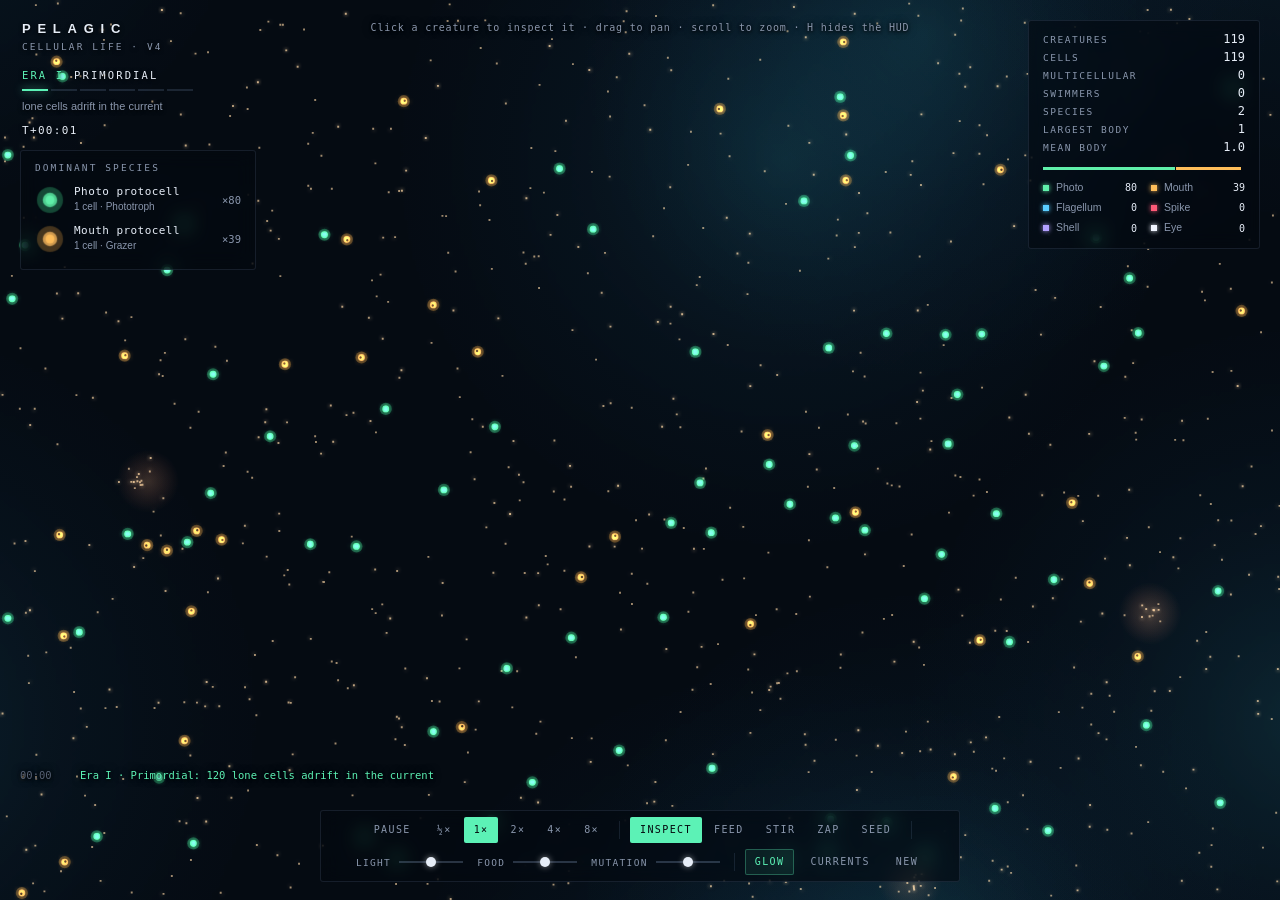
<file: demos/cellular-life/v4.html>
<!doctype html>
<html lang="en">
<head>
  <meta charset="utf-8">
  <meta name="viewport" content="width=device-width, initial-scale=1">
  <title>Pelagic</title>
  <link rel="icon" href="data:,">
  <!-- Generated by build.py from src/ - edit the sources, not this file. -->
  <style>
:root {
  --bg: #03070c;
  --ink: #e6edf7;
  --dim: #8a97ad;
  --faint: #566174;
  --line: rgba(150, 180, 220, 0.13);
  --glass: rgba(4, 9, 15, 0.62);
  --accent: #5cf2b6;
  --coral: #ff526e;
  --mono: ui-monospace, "SF Mono", SFMono-Regular, Menlo, Consolas, monospace;
  --sans: ui-sans-serif, -apple-system, BlinkMacSystemFont, "Helvetica Neue", "Segoe UI", sans-serif;
  color-scheme: dark;
}
* { box-sizing: border-box; }
[hidden] { display: none !important; }
html, body {
  margin: 0; height: 100%; overflow: hidden;
  background: var(--bg); color: var(--ink);
  font: 12px/1.45 var(--sans); -webkit-font-smoothing: antialiased;
}
#view { position: fixed; inset: 0; width: 100%; height: 100%; display: block; touch-action: none; }

/* HUD layer: transparent to the pointer except on its panels */
#hud { position: fixed; inset: 0; pointer-events: none; transition: opacity 0.3s; }
#hud .panel, #hud #brand { pointer-events: auto; }
body.bare #hud { opacity: 0; }
body.bare #hud * { pointer-events: none !important; }

.col { position: absolute; top: 20px; display: flex; flex-direction: column; gap: 12px; width: 236px; }
#left { left: 20px; }
#right { right: 20px; width: 232px; }
.panel {
  background: var(--glass); border: 1px solid var(--line); border-radius: 3px; padding: 12px 14px;
  backdrop-filter: blur(10px) saturate(1.2); -webkit-backdrop-filter: blur(10px) saturate(1.2);
}
h2 { margin: 0 0 9px; font: 400 9.5px/1 var(--mono); letter-spacing: 0.22em; text-transform: uppercase; color: var(--dim); }

/* brand and era */
#brand { padding: 2px; text-shadow: 0 1px 4px #000; }
.title { font: 600 13px/1 var(--sans); letter-spacing: 0.52em; }
.sub { margin-top: 7px; font: 9.5px/1 var(--mono); letter-spacing: 0.22em; text-transform: uppercase; color: var(--dim); }
.era { margin-top: 18px; font: 10.5px/1 var(--mono); letter-spacing: 0.2em; text-transform: uppercase; }
#era-num { color: var(--accent); margin-right: 10px; }
.era-track { display: flex; gap: 3px; margin: 9px 0 8px; }
.era-track i { flex: 0 0 26px; height: 2px; background: rgba(150, 180, 220, 0.16); transition: background 0.6s, box-shadow 0.6s; }
.era-track i.on { background: var(--accent); box-shadow: 0 0 8px rgba(92, 242, 182, 0.7); }
.era-desc { font-size: 11px; color: var(--dim); }
.clock { margin-top: 10px; font: 11px/1 var(--mono); letter-spacing: 0.12em; font-variant-numeric: tabular-nums; }

/* dominant forms */
#species { list-style: none; margin: 0; padding: 0; display: grid; gap: 2px; }
#species li {
  display: grid; grid-template-columns: 28px 1fr auto; align-items: center; gap: 10px;
  margin: 0 -8px; padding: 4px 8px; border-left: 1px solid transparent; border-radius: 2px; cursor: pointer;
}
#species li:hover { background: rgba(255, 255, 255, 0.04); }
#species li.on { border-left-color: var(--accent); background: rgba(92, 242, 182, 0.07); }
#species canvas { width: 28px; height: 28px; }
.f-txt { min-width: 0; }
.f-txt b { display: block; font: 500 11px/1.3 var(--mono); letter-spacing: 0.04em; white-space: nowrap; overflow: hidden; text-overflow: ellipsis; }
.f-txt span { display: block; font-size: 10px; color: var(--dim); white-space: nowrap; overflow: hidden; text-overflow: ellipsis; }
#species em { font: normal 10.5px var(--mono); color: var(--dim); font-variant-numeric: tabular-nums; }

/* stats */
.kv { margin: 0; display: grid; gap: 6px; }
.kv > div { display: flex; justify-content: space-between; align-items: baseline; gap: 12px; }
.kv dt { font: 9.5px/1 var(--mono); letter-spacing: 0.16em; text-transform: uppercase; color: var(--dim); white-space: nowrap; }
.kv dd { margin: 0; font: 12px/1 var(--mono); font-variant-numeric: tabular-nums; text-align: right; min-width: 0; overflow: hidden; text-overflow: ellipsis; white-space: nowrap; }
.kv.small dd { font-size: 11px; }
.comp { display: flex; height: 3px; gap: 1px; margin: 14px 0 10px; }
.comp i { display: block; height: 100%; transition: width 0.5s; }
.legend { list-style: none; margin: 0; padding: 0; display: grid; grid-template-columns: 1fr 1fr; gap: 5px 14px; }
.legend li { display: flex; align-items: center; gap: 7px; font-size: 10.5px; color: var(--dim); cursor: default; }
.legend i { width: 6px; height: 6px; flex: none; }
.legend b { margin-left: auto; font: 400 10px var(--mono); color: var(--ink); font-variant-numeric: tabular-nums; }
#right.inspecting .legend, #right.inspecting .comp { display: none; }

/* inspector */
.i-head { display: grid; grid-template-columns: 48px 1fr auto; gap: 12px; align-items: center; }
#i-glyph { width: 48px; height: 48px; }
#i-name { font: 600 12px/1.2 var(--mono); letter-spacing: 0.06em; color: var(--accent); overflow-wrap: anywhere; }
#i-role { margin-top: 4px; font-size: 10.5px; color: var(--dim); }
.icon { all: unset; cursor: pointer; align-self: start; padding: 0 3px; color: var(--dim); font-size: 17px; line-height: 1; }
.icon:hover { color: var(--ink); }
.i-status { margin: 13px 0 7px; font: 10px/1 var(--mono); letter-spacing: 0.16em; text-transform: uppercase; }
.meter { height: 2px; margin-bottom: 13px; background: rgba(150, 180, 220, 0.14); }
.meter i { display: block; width: 0; height: 100%; background: var(--accent); box-shadow: 0 0 6px rgba(92, 242, 182, 0.6); transition: width 0.25s; }
.genes { display: grid; gap: 6px; margin: 13px 0 11px; }
.gene { display: grid; grid-template-columns: 96px 1fr; align-items: center; gap: 8px; font-size: 10px; color: var(--dim); }
.gene u { display: block; height: 2px; text-decoration: none; background: rgba(150, 180, 220, 0.14); }
.gene u i { display: block; height: 100%; background: var(--ink); opacity: 0.75; }
.check { display: flex; align-items: center; gap: 7px; cursor: pointer; font: 9.5px var(--mono); letter-spacing: 0.16em; text-transform: uppercase; color: var(--dim); }
.check input { margin: 0; accent-color: var(--accent); }

/* event log: newest at the bottom, older lines fade upward */
#log {
  position: absolute; left: 20px; bottom: 78px; width: min(440px, 42vw);
  margin: 0; padding: 0; list-style: none; display: flex; flex-direction: column-reverse; gap: 4px;
}
#log li { display: grid; grid-template-columns: 52px 1fr; gap: 8px; font: 10.5px/1.35 var(--mono); color: var(--dim); text-shadow: 0 1px 3px #000, 0 0 8px #000; }
#log li:first-child { color: var(--ink); }
#log li:nth-child(n + 4) { opacity: 0.55; }
#log time { color: var(--faint); font-variant-numeric: tabular-nums; }
#log .k-era span { color: var(--accent); }
#log .k-extinct span { color: #c98a97; }
#log .k-first span, #log .k-lead span { color: var(--ink); }

/* timeline */
#timeline { position: absolute; right: 20px; bottom: 78px; width: 300px; padding: 10px 12px 8px; }
.tl-head { display: flex; justify-content: space-between; margin-bottom: 7px; font: 9.5px/1 var(--mono); letter-spacing: 0.18em; text-transform: uppercase; color: var(--dim); }
.tl-key i { display: inline-block; width: 10px; height: 2px; margin: 0 5px 2px 10px; vertical-align: middle; }
.k-max { background: var(--accent); }
.k-mean { background: rgba(230, 237, 247, 0.6); }
#chart { display: block; width: 100%; height: 64px; }

/* control bar */
#bar {
  position: absolute; left: 50%; bottom: 18px; transform: translateX(-50%);
  display: flex; flex-wrap: wrap; align-items: center; justify-content: center; gap: 6px;
  max-width: min(1000px, calc(100vw - 40px)); padding: 6px 8px; white-space: nowrap;
}
.btn {
  appearance: none; background: none; border: 1px solid transparent; border-radius: 2px; cursor: pointer;
  padding: 7px 9px; color: var(--dim); font: 10px/1 var(--mono); letter-spacing: 0.14em; text-transform: uppercase;
}
.btn:hover { color: var(--ink); border-color: var(--line); }
.btn.on { color: var(--bg); background: var(--accent); }
.btn.toggle.on { color: var(--accent); background: rgba(92, 242, 182, 0.08); border-color: rgba(92, 242, 182, 0.3); }
.btn:focus-visible, .icon:focus-visible, input:focus-visible { outline: 1px solid var(--accent); outline-offset: 2px; }
.seg { display: flex; gap: 2px; }
.sep { width: 1px; height: 18px; margin: 0 4px; background: var(--line); }
.slider { display: flex; align-items: center; gap: 8px; padding: 0 4px; font: 9.5px var(--mono); letter-spacing: 0.14em; text-transform: uppercase; color: var(--dim); }
.slider input { width: 64px; }
input[type="range"] { -webkit-appearance: none; appearance: none; height: 14px; margin: 0; background: transparent; cursor: pointer; }
input[type="range"]::-webkit-slider-runnable-track { height: 2px; background: rgba(150, 180, 220, 0.25); }
input[type="range"]::-webkit-slider-thumb {
  -webkit-appearance: none; width: 10px; height: 10px; margin-top: -4px; border-radius: 50%;
  background: var(--ink); box-shadow: 0 0 6px rgba(255, 255, 255, 0.5);
}
input[type="range"]::-moz-range-track { height: 2px; background: rgba(150, 180, 220, 0.25); }
input[type="range"]::-moz-range-thumb { width: 10px; height: 10px; border: 0; border-radius: 50%; background: var(--ink); }

.hint {
  position: absolute; left: 50%; top: 22px; transform: translateX(-50%);
  font: 10px var(--mono); letter-spacing: 0.08em; color: var(--dim); white-space: nowrap;
  text-shadow: 0 1px 3px #000, 0 0 8px #000; opacity: 0; transition: opacity 0.4s;
}
.hint.show { opacity: 1; }

@media (max-width: 1380px) {
  #timeline { display: none; }
  #bar { max-width: 640px; }
  #log { bottom: 118px; width: min(440px, 56vw); }
}
@media (max-width: 1040px) { .hint { display: none; } }
@media (max-height: 760px) { #forms { display: none; } }
@media (max-width: 840px) {
  #forms, #log, .legend, .comp { display: none; }
  .col { width: 200px; }
  #right { width: 196px; }
  .hint { display: none; }
}
@media (max-width: 560px) {
  .col { top: 12px; }
  #left { left: 16px; }
  #right { right: 16px; width: 150px; }
  #stats .kv > div:nth-child(n + 4), #bar .slider, #bar .sep, #t-glow, #t-flow, [data-speed="0"], [data-tool="stir"] { display: none; }
  .title { letter-spacing: 0.36em; }
  #bar { bottom: 12px; max-width: calc(100vw - 32px); }
}
  </style>
</head>
<body>
<canvas id="view" aria-label="Simulated ocean"></canvas>
<div id="hud">
  <div id="left" class="col">
    <header id="brand">
      <div class="title">PELAGIC</div>
      <div class="sub">Cellular life · v4</div>
      <div class="era"><span id="era-num">Era I</span><span id="era-name">Primordial</span></div>
      <div id="era-track" class="era-track" aria-hidden="true"><i></i><i></i><i></i><i></i><i></i><i></i></div>
      <div id="era-desc" class="era-desc">lone cells adrift in the current</div>
      <div id="clock" class="clock">T+00:00</div>
    </header>
    <section id="forms" class="panel">
      <h2>Dominant species</h2>
      <ol id="species"></ol>
    </section>
  </div>

  <div id="right" class="col">
    <section id="stats" class="panel">
      <dl class="kv">
        <div><dt>Creatures</dt><dd id="s-orgs">0</dd></div>
        <div><dt>Cells</dt><dd id="s-cells">0</dd></div>
        <div><dt>Multicellular</dt><dd id="s-multi">0</dd></div>
        <div><dt>Swimmers</dt><dd id="s-swim">0</dd></div>
        <div><dt>Species</dt><dd id="s-species">0</dd></div>
        <div><dt>Largest body</dt><dd id="s-max">0</dd></div>
        <div><dt>Mean body</dt><dd id="s-mean">0</dd></div>
      </dl>
      <div id="comp" class="comp" aria-hidden="true"></div>
      <ul id="legend" class="legend"></ul>
    </section>
    <section id="inspector" class="panel" hidden>
      <div class="i-head">
        <canvas id="i-glyph" width="96" height="96"></canvas>
        <div class="i-title"><div id="i-name"></div><div id="i-role"></div></div>
        <button id="i-close" class="icon" title="Close (Esc)" aria-label="Close">×</button>
      </div>
      <div id="i-status" class="i-status"></div>
      <div class="meter" title="Energy"><i id="i-energy"></i></div>
      <dl id="i-stats" class="kv small"></dl>
      <div id="i-genes" class="genes"></div>
      <label class="check"><input type="checkbox" id="i-follow"> Follow</label>
    </section>
  </div>

  <ol id="log" aria-live="polite"></ol>

  <section id="timeline" class="panel">
    <div class="tl-head"><span>Body size</span><span class="tl-key"><i class="k-max"></i>Largest<i class="k-mean"></i>Mean</span></div>
    <canvas id="chart"></canvas>
  </section>

  <nav id="bar" class="panel">
    <button id="play" class="btn" title="Pause (Space)">Pause</button>
    <div class="seg" role="group" aria-label="Speed">
      <button class="btn" data-speed="0" title="Half speed">½×</button>
      <button class="btn" data-speed="1" title="Normal speed">1×</button>
      <button class="btn" data-speed="2" title="Speed 2×">2×</button>
      <button class="btn" data-speed="3" title="Speed 4×">4×</button>
      <button class="btn" data-speed="4" title="Speed 8×">8×</button>
    </div>
    <span class="sep"></span>
    <div class="seg" role="group" aria-label="Tool">
      <button class="btn" data-tool="inspect" title="Inspect (1)">Inspect</button>
      <button class="btn" data-tool="feed" title="Feed (2)">Feed</button>
      <button class="btn" data-tool="stir" title="Stir (3)">Stir</button>
      <button class="btn" data-tool="zap" title="Zap (4)">Zap</button>
      <button class="btn" data-tool="seed" title="Seed (5)">Seed</button>
    </div>
    <span class="sep"></span>
    <label class="slider" title="Strength of the light pools"><span>Light</span><input id="p-light" type="range" min="0" max="100" value="50"></label>
    <label class="slider" title="How much food wells up from the vents"><span>Food</span><input id="p-food" type="range" min="0" max="100" value="50"></label>
    <label class="slider" title="How often offspring differ from their parents"><span>Mutation</span><input id="p-mut" type="range" min="0" max="100" value="50"></label>
    <span class="sep"></span>
    <button id="t-glow" class="btn toggle on" title="Glow (G)">Glow</button>
    <button id="t-flow" class="btn toggle" title="Show the currents (C)">Currents</button>
    <button id="new" class="btn" title="New ocean (R)">New</button>
  </nav>

  <div id="hint" class="hint"></div>
</div>
<script>
(() => {
'use strict';
// Pelagic (Cellular Life v4): world geometry, cell types, genes, body plans and species.
// No DOM here, so the simulation also runs headless in Node for tuning.

// ---- the ocean ------------------------------------------------------------------------
// WW x WH units, wrapping round at every edge. A 25-unit grid holds light, current and food.
const WW = 1200, WH = 750, TPS = 30, TAU = Math.PI * 2;
const BIN = 25, BW = WW / BIN, BH = WH / BIN, NB = BW * BH;

const mod = (v, m) => ((v % m) + m) % m;
const wrapX = (x) => (x < 0 ? x + WW : x >= WW ? x - WW : x);
const wrapY = (y) => (y < 0 ? y + WH : y >= WH ? y - WH : y);
const wdx = (d) => (d > WW / 2 ? d - WW : d < -WW / 2 ? d + WW : d); // the short way round
const wdy = (d) => (d > WH / 2 ? d - WH : d < -WH / 2 ? d + WH : d);
const binAt = (x, y) => ((mod(y, WH) / BIN) | 0) * BW + ((mod(x, WW) / BIN) | 0);

// ---- helpers -------------------------------------------------------------------------------
const rand = (a, b) => a + Math.random() * (b - a);
const randi = (n) => (Math.random() * n) | 0;
const clamp = (v, lo, hi) => (v < lo ? lo : v > hi ? hi : v);
function gauss() {
  let u = 0;
  while (!u) u = Math.random();
  return Math.sqrt(-2 * Math.log(u)) * Math.cos(TAU * Math.random());
}
function hash32(n) {
  n = Math.imul(n ^ (n >>> 16), 0x45d9f3b);
  n = Math.imul(n ^ (n >>> 16), 0x45d9f3b);
  return (n ^ (n >>> 16)) >>> 0;
}
const angWrap = (a) => mod(a + Math.PI, TAU) - Math.PI;

// ---- cell types --------------------------------------------------------------------------------
const PHOTO = 0, MOUTH = 1, FLAG = 2, SPIKE = 3, SHELL = 4, EYE = 5, NT = 6;
const TYPES = [
  { name: 'Photo', role: 'harvests light', cost: 4, upkeep: 0.011, hp: 1, size: 1, rgb: [96, 240, 170] },
  { name: 'Mouth', role: 'eats drifting food and bites other creatures', cost: 4, upkeep: 0.013, hp: 1, size: 1, rgb: [255, 190, 90] },
  { name: 'Flagellum', role: 'swims', cost: 4, upkeep: 0.012, hp: 1, size: 0.85, rgb: [90, 205, 255] },
  { name: 'Spike', role: 'stings whatever touches it', cost: 6, upkeep: 0.018, hp: 1.5, size: 0.85, rgb: [255, 90, 120] },
  { name: 'Shell', role: 'armour against bites and stings, but heavy', cost: 6, upkeep: 0.012, hp: 4, size: 1.1, rgb: [178, 160, 255] },
  { name: 'Eye', role: 'sees food, prey, kin and threats', cost: 6, upkeep: 0.016, hp: 1, size: 0.85, rgb: [240, 245, 255] },
];
const COST = TYPES.map((t) => t.cost);
const UPKEEP = TYPES.map((t) => t.upkeep);
const cellRadius = (t, z) => (3 + 2.6 * z) * TYPES[t].size;

// ---- genes ---------------------------------------------------------------------------------------
// Gait and behaviour ride alongside the body plan. tag is a neutral marker that drifts over
// the generations: creatures with close tags are kin, and never bite or sting each other.
const GENES = [
  ['f', 'Beat rate'], ['amp', 'Undulation'], ['pulse', 'Pulsing'], ['agility', 'Agility'],
  ['light', 'Light seeking'], ['food', 'Foraging'], ['prey', 'Hunting'], ['flee', 'Caution'],
  ['school', 'Schooling'], ['invest', 'Offspring size'],
];
const GENE_KEYS = ['f', 'amp', 'wave', 'pulse', 'agility', 'light', 'food', 'prey', 'flee', 'school'];
function randomGenes() {
  const g = { tag: Math.random(), invest: rand(0.4, 0.6) };
  for (const k of GENE_KEYS) g[k] = Math.random();
  g.amp *= 0.5;
  g.pulse = Math.random() < 0.3 ? g.pulse : 0;
  return g;
}
function mutateGenes(g, rate) {
  const c = { ...g };
  c.tag = mod(g.tag + gauss() * 0.01 * rate, 1);
  for (const k of GENE_KEYS) if (Math.random() < 0.2 * rate) c[k] = clamp(g[k] + gauss() * 0.12, 0, 1);
  if (Math.random() < 0.2 * rate) c.invest = clamp(g.invest + gauss() * 0.05, 0.15, 1);
  return c;
}
// Mating mixes two parents' genes, each gene from one or the other.
function crossGenes(a, b) {
  const c = { tag: mod(a.tag + angWrap((b.tag - a.tag) * TAU) / TAU / 2, 1) };
  for (const k of [...GENE_KEYS, 'invest']) c[k] = Math.random() < 0.5 ? a[k] : b[k];
  return c;
}

// ---- body plans ------------------------------------------------------------------------------------
// A plan is the zygote's type and size plus base cells {p, a, t, z}: parent (0 = the zygote,
// k = base cell k), angle from the parent's direction, type, and size 0..1. The symmetry
// copies branches: mirrored left and right, or repeated round the zygote. The creature
// starts as the zygote and grows the rest of its body one cell at a time, in plan order.
const MAX_BODY = 32;
const SYMS = ['asymmetric', 'bilateral', 'triradial', 'tetraradial', 'pentaradial'];
const AXIAL = 0.14; // branches this close to straight ahead or behind lie on the body axis

function makePlan(root, rz, cells, sym) {
  const par = [-1], ang = [0], typ = [root], siz = [rz], dep = [0];
  const imgs = [[{ i: 0, sg: 1, ax: true }]];
  for (const c of cells) {
    const out = [];
    for (const P of imgs[c.p]) {
      let list;
      if (sym >= 2 && c.p === 0) {
        const k = sym + 1;
        list = [];
        for (let j = 0; j < k; j++) list.push({ a: c.a + (TAU * j) / k, sg: 1, ax: false });
      } else if (sym === 1 && P.ax) {
        const axial = Math.abs(c.a) < AXIAL || Math.PI - Math.abs(c.a) < AXIAL;
        list = axial ? [{ a: c.a, sg: 1, ax: true }] : [{ a: c.a, sg: 1, ax: false }, { a: -c.a, sg: -1, ax: false }];
      } else list = [{ a: P.sg * c.a, sg: P.sg, ax: false }];
      for (const L of list) {
        if (par.length >= MAX_BODY) return null;
        out.push({ i: par.length, sg: L.sg, ax: L.ax });
        par.push(P.i); ang.push(L.a); typ.push(c.t); siz.push(c.z); dep.push(dep[P.i] + 1);
      }
    }
    imgs.push(out);
  }
  const n = par.length, rad = new Float32Array(n), len = new Float32Array(n);
  const rx = new Float32Array(n), ry = new Float32Array(n), dir = new Float32Array(n);
  const count = new Int16Array(NT);
  let cost = 0, mass = 0, reach = 0, depthMax = 0;
  for (let i = 0; i < n; i++) {
    const t = typ[i];
    rad[i] = cellRadius(t, siz[i]);
    count[t]++; cost += COST[t];
    mass += ((rad[i] * rad[i]) / 16) * (t === SHELL ? 2 : 1);
    depthMax = Math.max(depthMax, dep[i]);
    if (i === 0) continue;
    const p = par[i];
    len[i] = 0.88 * (rad[p] + rad[i]);
    dir[i] = (p === 0 ? 0 : dir[p]) + ang[i];               // resting pose, heading along +x
    rx[i] = rx[p] + Math.cos(dir[i]) * len[i];
    ry[i] = ry[p] + Math.sin(dir[i]) * len[i];
    reach = Math.max(reach, Math.hypot(rx[i], ry[i]) + rad[i]);
  }
  return {
    root, rz, cells, sym, n, cost, mass, count, depthMax,
    reach: Math.max(reach, rad[0]),
    kinds: count.reduce((a, c) => a + (c > 0 ? 1 : 0), 0),
    par: Int16Array.from(par), ang: Float32Array.from(ang), typ: Uint8Array.from(typ),
    dep: Uint8Array.from(dep), rad, len, rx, ry,
  };
}

function randomType(not) {
  let t;
  do t = randi(NT); while (t === not);
  return t;
}

// One random change to a body plan. Returns a new plan, or null if the change was invalid.
function mutatePlan(pl) {
  const cells = pl.cells.map((c) => ({ ...c }));
  let root = pl.root, rz = pl.rz, sym = pl.sym;
  const r = Math.random();
  if (r < 0.42) {                                   // the body gains a cell
    const p = randi(cells.length + 1), pt = p ? cells[p - 1].t : root;
    cells.push({ p, a: p ? angWrap(gauss() * 0.8) : rand(-Math.PI, Math.PI), t: Math.random() < 0.5 ? pt : randi(NT), z: Math.random() });
  } else if (r < 0.56) {                            // the body loses an end cell
    const leaves = [];
    for (let k = 0; k < cells.length; k++) if (!cells.some((c) => c.p === k + 1)) leaves.push(k);
    if (!leaves.length) return null;
    const k = leaves[randi(leaves.length)];
    cells.splice(k, 1);
    for (const c of cells) if (c.p > k + 1) c.p--;
  } else if (r < 0.74) {                            // a cell changes type
    const k = randi(cells.length + 1);
    if (k === 0) root = randomType(root);
    else cells[k - 1].t = randomType(cells[k - 1].t);
  } else if (r < 0.92) {                            // a cell changes angle or size
    if (!cells.length) rz = clamp(rz + gauss() * 0.25, 0, 1);
    else {
      const c = cells[randi(cells.length)];
      if (Math.random() < 0.6) c.a = angWrap(c.a + gauss() * 0.4);
      else c.z = clamp(c.z + gauss() * 0.25, 0, 1);
    }
  } else {                                          // the symmetry changes
    do sym = randi(SYMS.length); while (sym === pl.sym);
  }
  return makePlan(root, rz, cells, sym);
}

// How different two plans are. Becoming multicellular always counts as a big step.
function planDist(a, b) {
  let d = (a.root !== b.root) + (a.sym !== b.sym) + Math.abs(a.cells.length - b.cells.length);
  if ((a.n === 1) !== (b.n === 1)) d += 2;
  const n = Math.min(a.cells.length, b.cells.length);
  for (let i = 0; i < n; i++) {
    const x = a.cells[i], y = b.cells[i];
    d += (x.t !== y.t) + 0.5 * (x.p !== y.p) + 0.25 * Math.abs(angWrap(x.a - y.a)) + 0.25 * Math.abs(x.z - y.z);
  }
  return d;
}

// ---- species -------------------------------------------------------------------------------------
// A species is a cluster of similar plans around a founding plan. A child whose plan has
// drifted far enough from its species' founder starts a new species, with a related colour.
const SPECIES_D = 2;
let speciesSeq = 0;
const SYL1 = ['Thal', 'Nere', 'Pela', 'Cora', 'Myx', 'Sal', 'Teth', 'Aby', 'Med', 'Cten', 'Siph',
  'Noct', 'Vel', 'Ech', 'Plan', 'Aur', 'Lum', 'Hyd', 'Zo', 'Oph', 'Phy', 'Glau'];
const SYL2 = ['ella', 'ia', 'ops', 'ix', 'ara', 'ina', 'oda', 'ula', 'ena', 'ys', 'aster', 'opsis',
  'ora', 'eon', 'ite', 'ax', 'is', 'ana', 'ea', 'on', 'ura', 'ida'];

function newSpecies(proto, hue, parent, name) {
  const id = ++speciesSeq, h = hash32(id * 7919 + 13);
  const sp = {
    id, proto, hue: mod(hue, 360), parent: parent ? parent.name : '', kids: [],
    name: name || SYL1[h % SYL1.length] + SYL2[(h >>> 11) % SYL2.length] + '-' + id,
    born: world.t, alive: 0, peak: 0, total: 0, mass: 0, glyph: null,
  };
  if (parent) parent.kids.push(sp);
  return sp;
}

function speciesFor(sp, plan) {
  if (plan === sp.proto || planDist(plan, sp.proto) < SPECIES_D) return sp;
  sp.kids = sp.kids.filter((k) => k.alive > 0);
  for (const k of sp.kids) if (planDist(plan, k.proto) < SPECIES_D) return k;
  return newSpecies(plan, sp.hue + (Math.random() < 0.5 ? -1 : 1) * rand(18, 45), sp);
}

// Pelagic: the living ocean. Creatures are soft bodies of cells that grow from a single
// zygote cell along their body plan. They drift in the current or swim with flagella,
// graze, hunt, mate and die. No DOM, so it also runs headless in Node.

const P = { light: 0.5, food: 0.5, mutation: 0.5 }; // slider settings, 0..1

// ---- tuning --------------------------------------------------------------------------------
const AMBIENT = 0.08;          // light away from the light pools
const PHOTO_GAIN = 0.05;       // energy per tick from one photo cell in full light
const BIN_CAP = 2.5;           // photo cells one 25x25 patch of light feeds at the full rate
const SHADE = 1.5 * BIN_CAP;   // light demand above which light-feeders stop breeding there
const GRAZE_COOL = 4;          // ticks between mouthfuls for one mouth
const BITE_RATE = 0.12, STING_RATE = 0.2, SHELL_BLOCK = 0.9, PREY_SHARE = 0.8;
const THRUST = 0.2;            // push per tick from one flagellum, per unit of mass
const DRAG = 0.08;             // share of its speed through the water a body loses per tick
const VMAX = 1.6;              // top speed, units per tick
const FOLLOW = 0.4;            // how fast cells settle into their place in the body
const MOVE_COST = 0.003;       // energy per tick per flagellum at full effort
const GROW_EVERY = 8;          // ticks between new cells while growing
const LIFE_BASE = 35, LIFE_PER_CELL = 2.5; // lifespan in seconds
const KIN = 0.05;              // tag distance below which creatures are kin
const STRUCT_RATE = 0.12;      // body-plan mutations per birth at default mutation
const SENSE_BASE = 36, SENSE_EYE = 36, SENSE_MAX = 140;
const MAX_ORGS = 2000, MAX_CELLS = 8000, MAX_FOOD = 4000;
const VENT_RATE = 0.25, SNOW_RATE = 0.06, FOOD_E = 1.4;
const M_DRIFT = 0, M_GROW = 1, M_WANDER = 2, M_FORAGE = 3, M_HUNT = 4, M_FLEE = 5, M_LIGHT = 6, M_SCHOOL = 7;
const MODE_NAMES = ['Drifting', 'Growing', 'Wandering', 'Foraging', 'Hunting', 'Fleeing', 'Seeking light', 'Schooling'];

// ---- state -------------------------------------------------------------------------------------
const light = new Float32Array(NB), demandNow = new Float32Array(NB), demandPrev = new Float32Array(NB);
const flowU = new Float32Array(NB), flowV = new Float32Array(NB), flowW = new Float32Array(NB);
const fx = new Float32Array(MAX_FOOD), fy = new Float32Array(MAX_FOOD), fe = new Float32Array(MAX_FOOD);
const fhead = new Int32Array(NB).fill(-1), fnext = new Int32Array(MAX_FOOD);
let nFood = 0;
// every living cell, hashed into 12.5-unit buckets each tick (no wider than two cells), for contact and sight
const HB = 12.5, HBW = WW / HB, HBH = WH / HB, HMAX = MAX_CELLS + 4000;
const hhead = new Int32Array(HBW * HBH).fill(-1), hnext = new Int32Array(HMAX);
const hx = new Float32Array(HMAX), hy = new Float32Array(HMAX), hr = new Float32Array(HMAX);
const ho = new Int32Array(HMAX), hi = new Uint8Array(HMAX);
let nCells = 0;
// bigger bodies pay less upkeep per cell, and overshadow small ones where light is crowded
const SCALE = Float32Array.from({ length: MAX_BODY + 1 }, (_, n) => (n ? Math.max(0.45, n ** -0.25) : 1));
const REACH_UP = Float32Array.from({ length: MAX_BODY + 1 }, (_, n) => 1 + 0.7 * Math.log2(Math.max(1, n)));

const slots = [], freeSlots = [];
const world = { t: 0, seq: 0, orgs: [], born: [], species: new Set(), events: [], flags: {}, era: 0, eraT: [0], links: [], swirls: [] };

class Org {
  constructor(slot, plan, genes, sp, x, y, h, E, gen) {
    const n = plan.n, t0 = plan.typ[0];
    this.slot = slot; this.id = ++world.seq;
    this.plan = plan; this.genes = genes; this.sp = sp;
    this.x = new Float32Array(n); this.y = new Float32Array(n);  // cell positions, unwrapped round the zygote
    this.s = new Float32Array(n);                                 // growth of each cell, 0..1
    this.hp = new Float32Array(n); this.on = new Uint8Array(n); this.cool = new Uint8Array(n);
    this.count = new Int16Array(NT);
    this.x[0] = x; this.y[0] = y; this.s[0] = 0.45; this.hp[0] = TYPES[t0].hp; this.on[0] = 1;
    this.n = 1; this.count[t0] = 1;
    this.h = h; this.want = h; this.vx = 0; this.vy = 0; this.phase = rand(0, TAU);
    this.cap = 10 + 1.5 * plan.cost;
    this.e0 = 1 + genes.invest * plan.cost;                       // energy given to each offspring
    this.seed = this.e0 + COST[t0] + 1;                           // what an offspring costs, zygote cell included
    this.repE = this.seed + 0.2 * this.cap;
    this.E = E; this.age = 0; this.gen = gen;
    this.life = Math.round(TPS * (LIFE_BASE + LIFE_PER_CELL * n) * rand(0.8, 1.2));
    this.mass = 0.3; this.income = 0; this.win = 0; this.urge = 0.6; this.effort = 0;
    this.grown = n === 1; this.alive = true;
    this.kills = 0; this.kids = 0; this.mates = 0; this.cause = '';
    this.mode = M_DRIFT; this.tx = 0; this.ty = 0; this.seen = 0;
  }
}

// ---- setup ---------------------------------------------------------------------------------------
function resetWorld(seeds = 120) {
  demandNow.fill(0); demandPrev.fill(0); fhead.fill(-1); hhead.fill(-1);
  nFood = 0; nCells = 0; speciesSeq = 0;
  slots.length = 0; freeSlots.length = 0;
  Object.assign(world, {
    t: 0, seq: 0, orgs: [], born: [], species: new Set(), events: [], flags: {}, era: 0, eraT: [0],
    links: [], swirls: [], births: 0, deaths: 0, kills: 0, matings: 0, top: [], lead: null, leadT: -1e9,
    stats: { orgs: 0, cells: 0, multi: 0, swim: 0, hunt: 0, sighted: 0, complex: 0, maxN: 0, wavg: 0, species: 0, food: 0, types: new Int32Array(NT) },
    hist: { every: TPS, next: 0, t: [], wavg: [], max: [] },
    suns: Array.from({ length: 3 }, () => ({
      x0: rand(0, WW), y0: rand(0, WH), vx: rand(-1, 1) * 3.5, vy: rand(-1, 1) * 2.5,
      amp: rand(0.75, 0.95), r: rand(110, 160), x: 0, y: 0,
    })),
    modes: [[1, 1], [2, 1], [1, 2]].map(([m, k]) => ({
      kx: (TAU * m) / WW, ky: (TAU * k) / WH, a: rand(0.12, 0.2) / Math.max((TAU * m) / WW, (TAU * k) / WH),
      px: rand(0, TAU), py: rand(0, TAU), dx: rand(-1, 1) * 0.02, dy: rand(-1, 1) * 0.02, cx: 0, cy: 0,
    })),
    vents: Array.from({ length: 3 }, () => ({ x: rand(0, WW), y: rand(0, WH) })),
  });
  updateLight();
  updateFlow();
  for (let i = 0; i < 900; i++) addFood(rand(0, WW), rand(0, WH), FOOD_E);
  for (let i = 0; i < seeds; i++) {
    const sp = protoSpecies(Math.random() < 0.65 ? PHOTO : MOUTH);
    spawn(sp.proto, randomGenes(), sp, rand(0, WW), rand(0, WH), rand(0, TAU), 4, 0, null);
  }
  flushBorn();
  hashCells();
  hashFood();
  logEvent('era', `Era I · Primordial: ${seeds} lone cells adrift in the current`);
  census();
}

// Light pools drift slowly across the ocean, wrapping round.
function updateLight() {
  const secs = world.t / TPS, k = 0.4 + 1.2 * P.light;
  for (const s of world.suns) { s.x = mod(s.x0 + s.vx * secs, WW); s.y = mod(s.y0 + s.vy * secs, WH); }
  for (let by = 0; by < BH; by++) {
    for (let bx = 0; bx < BW; bx++) {
      const x = (bx + 0.5) * BIN, y = (by + 0.5) * BIN;
      let L = AMBIENT;
      for (const s of world.suns) {
        const dx = wdx(x - s.x), dy = wdy(y - s.y);
        L += s.amp * Math.exp(-(dx * dx + dy * dy) / (2 * s.r * s.r));
      }
      light[by * BW + bx] = Math.min(1, L) * k;
    }
  }
}

// The current: the curl of a few slowly shifting waves that tile the ocean, so it swirls
// without piling up anywhere, plus any eddies stirred by hand.
function updateFlow() {
  const secs = world.t / TPS, sw = world.swirls;
  for (const m of world.modes) { m.cx = m.px + m.dx * secs; m.cy = m.py + m.dy * secs; }
  for (let by = 0; by < BH; by++) {
    const y = (by + 0.5) * BIN;
    for (let bx = 0; bx < BW; bx++) {
      const x = (bx + 0.5) * BIN;
      let u = 0, v = 0, w = 0;
      for (const m of world.modes) {
        const sx = Math.sin(m.kx * x + m.cx), cx = Math.cos(m.kx * x + m.cx);
        const sy = Math.sin(m.ky * y + m.cy), cy = Math.cos(m.ky * y + m.cy);
        u += m.a * m.ky * sx * cy;
        v -= m.a * m.kx * cx * sy;
        w += m.a * (m.kx * m.kx + m.ky * m.ky) * sx * sy;
      }
      for (const s of sw) {
        const dx = wdx(x - s.x), dy = wdy(y - s.y), f = s.str * Math.exp(-(dx * dx + dy * dy) / (s.r * s.r));
        u += s.u * f; v += s.v * f;
      }
      const b = by * BW + bx;
      flowU[b] = u; flowV[b] = v; flowW[b] = w;
    }
  }
  for (let i = sw.length - 1; i >= 0; i--) if ((sw[i].str *= 0.96) < 0.02) sw.splice(i, 1);
}

let FU = 0, FV = 0, FW = 0; // sampleFlow's result
function sampleFlow(x, y) {
  const gx = mod(x, WW) / BIN - 0.5, gy = mod(y, WH) / BIN - 0.5;
  const x0 = Math.floor(gx), y0 = Math.floor(gy), tx = gx - x0, ty = gy - y0;
  const xa = (x0 + BW) % BW, xb = (x0 + 1) % BW, ya = ((y0 + BH) % BH) * BW, yb = ((y0 + 1) % BH) * BW;
  const a = ya + xa, b = ya + xb, c = yb + xa, d = yb + xb;
  const w00 = (1 - tx) * (1 - ty), w10 = tx * (1 - ty), w01 = (1 - tx) * ty, w11 = tx * ty;
  FU = flowU[a] * w00 + flowU[b] * w10 + flowU[c] * w01 + flowU[d] * w11;
  FV = flowV[a] * w00 + flowV[b] * w10 + flowV[c] * w01 + flowV[d] * w11;
  FW = flowW[a] * w00 + flowW[b] * w10 + flowW[c] * w01 + flowW[d] * w11;
}

function addFood(x, y, e) {
  if (nFood >= MAX_FOOD || e < 0.15) return;
  fx[nFood] = mod(x, WW); fy[nFood] = mod(y, WH); fe[nFood] = e;
  nFood++;
}

// ---- birth and death ---------------------------------------------------------------------------
function spawn(plan, genes, sp, x, y, h, E, gen, parent) {
  const slot = freeSlots.length ? freeSlots.pop() : slots.length;
  const o = new Org(slot, plan, genes, sp, mod(x, WW), mod(y, WH), h, E, gen);
  slots[slot] = o;
  world.born.push(o);
  if (sp.alive++ === 0) world.species.add(sp);
  sp.total++;
  if (sp.alive > sp.peak) sp.peak = sp.alive;
  if (parent) { parent.kids++; o.vx = parent.vx * 0.5; o.vy = parent.vy * 0.5; }
  world.births++;
  return o;
}

function flushBorn() {
  for (const o of world.born) if (o.alive) world.orgs.push(o);
  world.born.length = 0;
}

function die(o, cause, remains = true) {
  if (!o.alive) return;
  o.alive = false; o.cause = cause;
  const pl = o.plan, spare = Math.max(0, o.E) / Math.max(1, o.n);
  if (remains) {
    for (let i = 0; i < pl.n; i++) if (o.on[i]) addFood(o.x[i], o.y[i], COST[pl.typ[i]] * 0.4 + spare * 0.5);
  }
  slots[o.slot] = null; freeSlots.push(o.slot);
  if (--o.sp.alive === 0) extinct(o.sp);
  world.deaths++;
}

function extinct(sp) {
  world.species.delete(sp);
  if (sp.proto.n > 1 && sp.peak >= 60) logEvent('extinct', `${sp.name} died out after peaking at ${sp.peak}`, sp);
}

// Lose cell i and everything that grew from it. Losing the zygote cell is fatal.
function cutCell(o, i, food) {
  if (i === 0) return die(o, o.cause || 'eaten');
  const pl = o.plan;
  o.on[i] = 0; o.n--;
  if (food) addFood(o.x[i], o.y[i], COST[pl.typ[i]] * 0.4);
  for (let j = i + 1; j < pl.n; j++) {
    if (o.on[j] && !o.on[pl.par[j]]) {
      o.on[j] = 0; o.n--;
      addFood(o.x[j], o.y[j], COST[pl.typ[j]] * 0.4);
    }
  }
  o.grown = false;
}

const kin = (a, b) => {
  const d = Math.abs(a.genes.tag - b.genes.tag);
  return (d > 0.5 ? 1 - d : d) < KIN;
};

// ---- a tick of one creature's life --------------------------------------------------------------
function live(o) {
  const pl = o.plan, n = pl.n, w = REACH_UP[o.n];
  o.age++;
  let gain = 0, mass = 0;
  o.count.fill(0);
  for (let i = 0; i < n; i++) {
    if (!o.on[i]) continue;
    const t = pl.typ[i], s = o.s[i], r = pl.rad[i] * s;
    o.count[t]++;
    mass += ((r * r) / 16) * (t === SHELL ? 2 : 1);
    if (s < 1) o.s[i] = Math.min(1, s + 0.035);
    if (t === PHOTO) {
      const b = ((wrapY(o.y[i]) / BIN) | 0) * BW + ((wrapX(o.x[i]) / BIN) | 0), share = (w * BIN_CAP) / demandPrev[b];
      demandNow[b] += w;
      gain += PHOTO_GAIN * light[b] * (share < 1 ? share : 1) * s;
    } else if (t === MOUTH) {
      if (o.cool[i]) o.cool[i]--;
      else gain += graze(o, i);
    }
  }
  o.mass = Math.max(0.2, mass);
  let up = 0;
  for (let t = 0; t < NT; t++) up += o.count[t] * UPKEEP[t];
  const flags = o.count[FLAG];
  o.effort = flags ? gait(o) * o.urge : 0;
  up = up * SCALE[o.n] + MOVE_COST * flags * o.effort * o.effort;
  o.income = gain;
  o.E += gain - up;
  if (o.E > o.cap) o.E = o.cap;
  if (o.E <= 0) return die(o, 'starved');
  if (o.age > o.life) return die(o, 'died of old age');
  if (!o.grown) {
    if ((world.t + o.slot) % GROW_EVERY === 0) grow(o);
  } else if (o.E >= o.repE) reproduce(o);
  if ((world.t + o.slot) % 5 === 0) think(o);
  move(o);
}

// A mouth takes the nearest drifting morsel within reach.
function graze(o, i) {
  const x = mod(o.x[i], WW), y = mod(o.y[i], WH), reach = o.plan.rad[i] * o.s[i] + 3, r2 = reach * reach;
  const bx = (x / BIN) | 0, by = (y / BIN) | 0;
  for (let dy = -1; dy <= 1; dy++) {
    const row = ((by + dy + BH) % BH) * BW;
    for (let dx = -1; dx <= 1; dx++) {
      for (let k = fhead[row + ((bx + dx + BW) % BW)]; k >= 0; k = fnext[k]) {
        if (fe[k] <= 0) continue;
        const ex = wdx(fx[k] - x), ey = wdy(fy[k] - y);
        if (ex * ex + ey * ey > r2) continue;
        const e = fe[k];
        fe[k] = 0;
        o.cool[i] = GRAZE_COOL;
        return e * 0.9;
      }
    }
  }
  o.cool[i] = 2;
  return 0;
}

// How hard the flagella are pushing right now: a steady beat, helped by undulating a long
// body, or a jet-like burst once per stroke.
function gait(o) {
  const g = o.genes, c = Math.cos(o.phase);
  const glide = 0.6 + 0.8 * g.amp * (o.plan.depthMax >= 2 ? 1 : 0.3);
  const burst = c > 0 ? c * c * c * 2.4 : 0;
  return ((1 - g.pulse) * glide + g.pulse * burst) * (0.5 + g.f);
}

function grow(o) {
  const pl = o.plan;
  for (let i = 1; i < pl.n; i++) {
    if (o.on[i] || !o.on[pl.par[i]]) continue;
    const c = COST[pl.typ[i]];
    if (o.E < c + 1) return;
    o.E -= c;
    o.on[i] = 1; o.n++; o.s[i] = 0.2; o.hp[i] = TYPES[pl.typ[i]].hp;
    o.x[i] = o.x[pl.par[i]]; o.y[i] = o.y[pl.par[i]];   // buds out of its parent cell
    return;
  }
  o.grown = true;
}

function reproduce(o) {
  if (world.orgs.length + world.born.length >= MAX_ORGS || nCells >= MAX_CELLS) return;
  const pl = o.plan, g = o.genes, back = pl.reach + 4;
  const bx = o.x[0] - Math.cos(o.h) * back + rand(-4, 4), by = o.y[0] - Math.sin(o.h) * back + rand(-4, 4);
  if (pl.typ[0] === PHOTO && demandPrev[binAt(bx, by)] > SHADE) return; // no room in the light
  const mate = pl.n > 1 && Math.random() < 0.7 ? findMate(o) : null; // single cells just divide
  let plan = pl, genes = g;
  if (mate) {
    plan = Math.random() < 0.5 ? pl : mate.plan;
    genes = crossGenes(g, mate.genes);
    o.E -= o.seed * 0.5;
    mate.E -= o.seed * 0.5;
    o.mates++; mate.mates++; world.matings++;
    world.links.push({ a: o, b: mate, t: 20 });
    if (!world.flags.mate && o.sp.proto.n > 1) first('mate', `First mating: two ${o.sp.name} pair up`, o.sp);
  } else o.E -= o.seed;
  const rate = 2 * P.mutation;
  if (Math.random() < STRUCT_RATE * rate) plan = mutatePlan(plan) || plan;
  genes = mutateGenes(genes, rate);
  if (o.n < pl.n) o.grown = false;
  spawn(plan, genes, speciesFor(o.sp, plan), bx, by, rand(0, TAU), o.e0, o.gen + 1, o);
}

// A grown member of the same species nearby with energy to spare.
function findMate(o) {
  const x = mod(o.x[0], WW), y = mod(o.y[0], WH), R = 40 + o.plan.reach * 2, me = o.slot + 1;
  const bx = (x / HB) | 0, by = (y / HB) | 0, span = Math.ceil(R / HB);
  for (let dy = -span; dy <= span; dy++) {
    const row = ((by + dy + HBH) % HBH) * HBW;
    for (let dx = -span; dx <= span; dx++) {
      for (let k = hhead[row + ((bx + dx + HBW) % HBW)]; k >= 0; k = hnext[k]) {
        if (ho[k] === me || hi[k] !== 0) continue;   // look at zygote cells only
        const v = slots[ho[k] - 1];
        if (!v || v.sp !== o.sp || !v.grown || v.E < v.seed * 0.6 + 2) continue;
        const ex = wdx(hx[k] - x), ey = wdy(hy[k] - y);
        if (ex * ex + ey * ey < R * R) return v;
      }
    }
  }
  return null;
}

// ---- senses and steering --------------------------------------------------------------------------
let stamp = 0;
function think(o) {
  const g = o.genes;
  if (!o.count[FLAG]) { o.mode = o.grown ? M_DRIFT : M_GROW; return; }
  const worse = o.income < o.win;                   // income now against at the last look
  o.win = o.income;
  const R = Math.min(SENSE_MAX, SENSE_BASE + SENSE_EYE * o.count[EYE]), R2 = R * R, me = o.slot + 1;
  const x0 = mod(o.x[0], WW), y0 = mod(o.y[0], WH), eats = o.count[MOUTH] > 0;
  const hungry = o.E < o.repE;
  let preyD = R2, preyX = 0, preyY = 0, ax = 0, ay = 0, fear = 0;
  let ku = 0, kv = 0, kx = 0, ky = 0, kn = 0, checked = 0;
  stamp++;
  const span = Math.ceil(R / HB), bx = (x0 / HB) | 0, by = (y0 / HB) | 0, stride = span > 6 ? 2 : 1;
  for (let dy = -span; dy <= span && checked < 700; dy += stride) {
    const row = ((by + dy + HBH) % HBH) * HBW;
    for (let dx = -span; dx <= span; dx += stride) {
      for (let k = hhead[row + ((bx + dx + HBW) % HBW)]; k >= 0; k = hnext[k]) {
        if (ho[k] === me) continue;
        checked++;
        const v = slots[ho[k] - 1];
        if (!v || !v.alive) continue;
        const ex = wdx(hx[k] - x0), ey = wdy(hy[k] - y0), d2 = ex * ex + ey * ey;
        if (d2 > R2) continue;
        if (kin(o, v)) {
          if (v.seen !== stamp) { v.seen = stamp; ku += Math.cos(v.h); kv += Math.sin(v.h); kx += ex; ky += ey; kn++; }
          continue;
        }
        if ((v.count[MOUTH] || v.count[SPIKE]) && v.mass > o.mass * 0.8) {
          const wt = 1 / (d2 + 100);
          ax -= ex * wt; ay -= ey * wt; fear += wt;
        }
        if (eats && hungry && d2 < preyD && v.mass < o.mass * 1.5 && v.plan.typ[hi[k]] !== SHELL) {
          preyD = d2; preyX = ex; preyY = ey;
        }
      }
    }
  }
  let ux = 0, uy = 0, best = 0, mode = M_WANDER, urge = 0.55, tx = 0, ty = 0;
  const pull = (vx, vy, wt, m, u) => {
    const L = Math.hypot(vx, vy);
    if (!L || wt <= 0) return;
    ux += (vx / L) * wt; uy += (vy / L) * wt;
    if (wt > best) { best = wt; mode = m; urge = u; tx = vx; ty = vy; }
  };
  if (fear > 0) pull(ax, ay, g.flee * 3 * Math.min(1, fear * 300), M_FLEE, 1.4);
  if (preyD < R2) pull(preyX, preyY, g.prey * 2 * (1.3 - Math.sqrt(preyD) / R), M_HUNT, 1.25);
  if (eats && g.food > 0.05) {
    const f = nearestFood(x0, y0, Math.min(R, 90));
    if (f) pull(f[0], f[1], g.food * 1.5 * (1.2 - Math.hypot(f[0], f[1]) / 90), M_FORAGE, 0.9);
  }
  if (o.count[PHOTO] && g.light > 0.05) {
    const here = light[binAt(x0, y0)], r = R * 0.6;
    let bl = here, bxl = 0, byl = 0;
    for (let k = 0; k < 6; k++) {
      const a = o.h + (k * TAU) / 6, lx = Math.cos(a) * r, ly = Math.sin(a) * r, L = light[binAt(x0 + lx, y0 + ly)];
      if (L > bl) { bl = L; bxl = lx; byl = ly; }
    }
    if (bl > here) pull(bxl, byl, g.light * 6 * (bl - here), M_LIGHT, 0.75);
  }
  if (kn) {
    pull(ku / kn + (kx / kn) * 0.01, kv / kn + (ky / kn) * 0.01, g.school * (0.6 + 0.1 * kn), M_SCHOOL, 0.8);
    if (kn >= 4 && g.school > 0.5 && o.sp.proto.n > 1 && o.sp.proto.count[FLAG] && o.sp.alive >= 5 && !world.flags.school) {
      first('school', `First school: ${o.sp.name} swim together`, o.sp);
    }
  }
  if (best < 0.12) {
    // run and tumble: keep going while income improves, turn when it falls
    if (worse || Math.random() < 0.08) o.want = o.h + gauss() * 1.4;
    o.mode = M_WANDER; o.urge = 0.55;
    return;
  }
  o.want = Math.atan2(uy, ux);
  o.mode = mode; o.urge = urge; o.tx = x0 + tx; o.ty = y0 + ty;
}

function nearestFood(x, y, R) {
  const span = Math.ceil(R / BIN), bx = (x / BIN) | 0, by = (y / BIN) | 0;
  let bd = R * R, best = null;
  for (let dy = -span; dy <= span; dy++) {
    const row = ((by + dy + BH) % BH) * BW;
    for (let dx = -span; dx <= span; dx++) {
      for (let k = fhead[row + ((bx + dx + BW) % BW)]; k >= 0; k = fnext[k]) {
        if (fe[k] <= 0) continue;
        const ex = wdx(fx[k] - x), ey = wdy(fy[k] - y), d2 = ex * ex + ey * ey;
        if (d2 < bd) { bd = d2; best = [ex, ey]; }
      }
    }
  }
  return best;
}

// ---- movement ----------------------------------------------------------------------------------------
// The zygote cell carries the body: thrust pushes it along its heading, and drag pulls it
// toward the local current. Every other cell springs toward its place relative to its
// parent, with the muscles bending each joint in a travelling wave, so tails trail and
// sway and turns ripple down the body.
function move(o) {
  const pl = o.plan, g = o.genes, n = pl.n, M = o.mass;
  o.phase += (TAU * (0.3 + 2 * g.f)) / TPS;
  sampleFlow(o.x[0], o.y[0]);
  if (o.count[FLAG]) {
    const turn = (0.03 + 0.1 * g.agility) / Math.sqrt(M);
    o.h += clamp(angWrap(o.want - o.h), -turn, turn);
    const push = (THRUST * o.count[FLAG] * o.effort) / M;
    o.vx += Math.cos(o.h) * push; o.vy += Math.sin(o.h) * push;
  }
  o.h = angWrap(o.h + FW * 0.5);                      // eddies turn drifting bodies
  const k = DRAG / Math.pow(M, 0.2);
  o.vx = FU + (o.vx - FU) * (1 - k);
  o.vy = FV + (o.vy - FV) * (1 - k);
  const sp = Math.hypot(o.vx, o.vy);
  if (sp > VMAX) { o.vx *= VMAX / sp; o.vy *= VMAX / sp; }
  const dx = o.vx, dy = o.vy;
  o.x[0] += dx; o.y[0] += dy;
  const amp = 0.6 * g.amp, wave = 1.6 * g.wave, pulse = g.pulse > 0 ? g.pulse * Math.max(0, Math.cos(o.phase)) ** 3 : 0;
  for (let i = 1; i < n; i++) {
    if (!o.on[i]) continue;
    const p = pl.par[i], d = pl.dep[i];
    let base;
    if (p === 0) base = o.h;
    else { const q = pl.par[p]; base = Math.atan2(o.y[p] - o.y[q], o.x[p] - o.x[q]); }
    let a = pl.ang[i];
    if (p === 0 && pulse) a += Math.sign(a) * pulse * 0.7;   // the power stroke sweeps arms back
    const phi = base + a + amp * (d > 1 ? 1 : 0.5) * Math.sin(o.phase - wave * d);
    const L = pl.len[i] * (0.35 + 0.65 * o.s[i]);
    const x = o.x[i] + dx, y = o.y[i] + dy;
    o.x[i] = x + (o.x[p] + Math.cos(phi) * L - x) * FOLLOW;
    o.y[i] = y + (o.y[p] + Math.sin(phi) * L - y) * FOLLOW;
  }
  // keep the zygote cell inside the ocean, carrying the body with it
  const sx = o.x[0] < 0 ? WW : o.x[0] >= WW ? -WW : 0, sy = o.y[0] < 0 ? WH : o.y[0] >= WH ? -WH : 0;
  if (sx || sy) for (let i = 0; i < n; i++) { o.x[i] += sx; o.y[i] += sy; }
}

// ---- contact ---------------------------------------------------------------------------------------
function hashCells() {
  hhead.fill(-1);
  let k = 0;
  for (const o of world.orgs) {
    if (!o.alive) continue;
    const pl = o.plan;
    for (let i = 0; i < pl.n && k < HMAX; i++) {
      if (!o.on[i]) continue;
      const x = wrapX(o.x[i]), y = wrapY(o.y[i]), b = ((y / HB) | 0) * HBW + ((x / HB) | 0);
      hx[k] = x; hy[k] = y; hr[k] = pl.rad[i] * o.s[i]; ho[k] = o.slot + 1; hi[k] = i;
      hnext[k] = hhead[b]; hhead[b] = k;
      k++;
    }
  }
  nCells = k;
}

// Cells of different creatures that overlap push apart, and mouths and spikes act.
// Each pair is checked once: within a bucket, then against four of its eight neighbours.
const FWD_X = [1, -1, 0, 1], FWD_Y = [0, 1, 1, 1];
function collide() {
  hashCells();
  const HX = WW / 2, HY = WH / 2;
  for (let by = 0; by < HBH; by++) {
    for (let bx = 0; bx < HBW; bx++) {
      const first = hhead[by * HBW + bx];
      if (first < 0) continue;
      for (let a = first; a >= 0; a = hnext[a]) {
        const ax = hx[a], ay = hy[a], ar = hr[a], ao = ho[a];
        for (let k = -1; k < 4; k++) {
          let b;
          if (k < 0) b = hnext[a];
          else {
            const nx = bx + FWD_X[k], ny = by + FWD_Y[k];
            b = hhead[(ny >= HBH ? ny - HBH : ny) * HBW + (nx < 0 ? nx + HBW : nx >= HBW ? nx - HBW : nx)];
          }
          for (; b >= 0; b = hnext[b]) {
            if (ho[b] === ao) continue;
            let dx = hx[b] - ax, dy = hy[b] - ay;
            if (dx > HX) dx -= WW; else if (dx < -HX) dx += WW;
            if (dy > HY) dy -= WH; else if (dy < -HY) dy += WH;
            const rr = ar + hr[b];
            if (dx * dx + dy * dy < rr * rr) touch(a, b, dx, dy, rr);
          }
        }
      }
    }
  }
}

function touch(a, b, dx, dy, rr) {
  const A = slots[ho[a] - 1], B = slots[ho[b] - 1];
  if (!A || !B || !A.alive || !B.alive) return;
  const ia = hi[a], ib = hi[b];
  if (!A.on[ia] || !B.on[ib]) return;
  const d = Math.sqrt(dx * dx + dy * dy) || 0.01, over = rr - d, nx = dx / d, ny = dy / d;
  const wa = B.mass / (A.mass + B.mass), wb = 1 - wa, push = over * 0.5;
  A.x[ia] -= nx * push * wa; A.y[ia] -= ny * push * wa;
  B.x[ib] += nx * push * wb; B.y[ib] += ny * push * wb;
  A.vx -= nx * over * 0.03 * wa; A.vy -= ny * over * 0.03 * wa;
  B.vx += nx * over * 0.03 * wb; B.vy += ny * over * 0.03 * wb;
  const ta = A.plan.typ[ia], tb = B.plan.typ[ib];
  if (ta === MOUTH || ta === SPIKE) attack(A, ia, B, ib, ta);
  if (A.alive && B.alive && B.on[ib] && A.on[ia] && (tb === MOUTH || tb === SPIKE)) attack(B, ib, A, ia, tb);
}

function attack(A, ia, B, ib, type) {
  if (kin(A, B)) return;
  if (type === MOUTH && B.n === 1 && A.n > 1 && B.mass < A.mass * 0.25) { // a body swallows a lone cell whole
    if (Math.random() > BITE_RATE) return;
    A.E = Math.min(A.cap, A.E + Math.max(0, B.E) * 0.8 + B.plan.cost * 0.3);
    A.kills++; world.kills++;
    if (!world.flags.engulf && A.sp.proto.n > 1) first('engulf', `First engulfing: ${A.sp.name} swallows a ${B.sp.name}`, A.sp);
    die(B, 'swallowed by ' + A.sp.name, false);
    return;
  }
  if (Math.random() > (type === MOUTH ? BITE_RATE : STING_RATE)) return;
  if (B.mass > A.mass * 1.5 && Math.random() * B.mass > A.mass * 1.5) return; // too big to hurt
  const tb = B.plan.typ[ib];
  if (tb === SHELL && Math.random() < SHELL_BLOCK) return;
  if ((B.hp[ib] -= 1) > 0) return;
  const share = B.E > 0 ? B.E / B.n : 0;
  B.E -= share;
  if (type === MOUTH) {
    A.E = Math.min(A.cap, A.E + COST[tb] * 0.5 + share * PREY_SHARE);
    A.kills++; world.kills++;
    B.cause = 'eaten by ' + A.sp.name;
    if (!world.flags.bite && A.sp.proto.n > 1) first('bite', `First predator: ${A.sp.name} bites into a ${B.sp.name}`, A.sp);
    cutCell(B, ib, false);
  } else {
    B.cause = 'stung by ' + A.sp.name;
    addFood(B.x[ib], B.y[ib], share * 0.8);
    cutCell(B, ib, true);
  }
}

// ---- food -------------------------------------------------------------------------------------------
// Morsels well up at vents and drift off in plumes; a fine snow falls everywhere, and the
// dead break down into food. Everything drifts with the current and slowly decays.
function foodStep() {
  let k = 0;
  for (let i = 0; i < nFood; i++) {
    const e = fe[i];
    if (e < 0.15) continue;
    sampleFlow(fx[i], fy[i]);
    fx[k] = wrapX(fx[i] + FU + (Math.random() - 0.5) * 0.3);
    fy[k] = wrapY(fy[i] + FV + (Math.random() - 0.5) * 0.3);
    fe[k] = e * 0.998;
    k++;
  }
  nFood = k;
  const rate = 2 * P.food;
  for (const v of world.vents) {
    if (Math.random() < VENT_RATE * rate) addFood(v.x + rand(-8, 8), v.y + rand(-8, 8), FOOD_E);
  }
  if (Math.random() < SNOW_RATE * rate * 4) addFood(rand(0, WW), rand(0, WH), FOOD_E);
  hashFood();
}

function hashFood() {
  fhead.fill(-1);
  for (let i = 0; i < nFood; i++) {
    const b = binAt(fx[i], fy[i]);
    fnext[i] = fhead[b]; fhead[b] = i;
  }
}

// ---- the world tick -------------------------------------------------------------------------------
function step() {
  const t = ++world.t;
  if (t % 30 === 1) updateLight();
  if (t % 3 === 0) updateFlow();
  demandPrev.set(demandNow); demandNow.fill(0);
  const orgs = world.orgs;
  for (let i = orgs.length - 1; i > 0; i--) {     // fair turn order
    const j = randi(i + 1), tmp = orgs[i];
    orgs[i] = orgs[j]; orgs[j] = tmp;
  }
  for (let i = 0; i < orgs.length; i++) if (orgs[i].alive) live(orgs[i]);
  collide();
  let k = 0;
  for (let i = 0; i < orgs.length; i++) if (orgs[i].alive) orgs[k++] = orgs[i];
  orgs.length = k;
  flushBorn();
  foodStep();
  for (let i = world.links.length - 1; i >= 0; i--) if (--world.links[i].t <= 0) world.links.splice(i, 1);
  if (t % 15 === 0) census();
}

// ---- census, eras and the record -------------------------------------------------------------------
const ROMAN = ['I', 'II', 'III', 'IV', 'V', 'VI'];
const ERAS = [
  ['Primordial', 'lone cells adrift in the current'],
  ['Colonial', 'cells that stay together after dividing'],
  ['Swimmers', 'multicellular bodies that swim'],
  ['Hunters', 'creatures that eat other creatures'],
  ['Sighted', 'creatures with eyes'],
  ['Complex', 'large bodies of three or more cell types'],
];

function census() {
  const st = world.stats, F = world.flags, types = st.types;
  types.fill(0);
  let orgs = 0, cells = 0, sq = 0, multi = 0, swim = 0, hunt = 0, sighted = 0, complex = 0, maxN = 0, big = null;
  for (const o of world.orgs) {
    if (!o.alive) continue;
    const n = o.n, sp = o.sp;
    orgs++; cells += n; sq += n * n;
    for (let t = 0; t < NT; t++) types[t] += o.count[t];
    if (n > maxN) { maxN = n; big = o; }
    if (n < 2) continue;
    multi++;
    let kinds = 0;
    for (let t = 0; t < NT; t++) if (o.count[t]) kinds++;
    // milestones wait for an established species whose founding body has the trait
    const pr = sp.proto, est = sp.alive >= 5 && pr.n > 1;
    if (est && !F.multi) first('multi', `First multicellular species: ${sp.name}`, sp);
    if (o.count[FLAG]) { swim++; if (est && pr.count[FLAG] && !F.swim) first('swim', `A multicellular body swims: ${sp.name}`, sp); }
    if (o.count[MOUTH] && o.kills) hunt++;
    if (o.count[EYE]) { sighted++; if (est && pr.count[EYE] && !F.eye) first('eye', `Eyes evolve: ${sp.name}`, sp); }
    if (est && pr.count[SPIKE] && !F.spike) first('spike', `Spines evolve: ${sp.name}`, sp);
    if (est && pr.count[SHELL] && !F.shell) first('shell', `Armour evolves: ${sp.name}`, sp);
    if (est && pr.sym && pr.n >= 6 && !F['sym' + pr.sym]) first('sym' + pr.sym, `First ${SYMS[pr.sym]} body plan: ${sp.name}`, sp);
    if (kinds >= 3 && n >= 12) {
      complex++;
      if (est && pr.kinds >= 3 && pr.n >= 12 && !F.complex) first('complex', `Complex life: ${sp.name}, ${pr.n} cells of ${pr.kinds} types`, sp);
    }
  }
  for (const k of [5, 10, 20, 30]) {
    if (maxN >= k && !F['size' + k]) first('size' + k, `First ${k}-cell creature: ${big.sp.name}`, big.sp);
  }
  Object.assign(st, {
    orgs, cells, multi, swim, hunt, sighted, complex, maxN, food: nFood,
    wavg: cells ? sq / cells : 0, species: world.species.size,
  });
  const ok = [true, multi >= 15, swim >= 10, hunt >= 5, sighted >= 8, complex >= 3];
  if (world.era < 5 && ok[world.era + 1] && world.t - world.eraT[world.era] > 30 * TPS) {
    const e = ++world.era;
    world.eraT.push(world.t);
    logEvent('era', `Era ${ROMAN[e]} · ${ERAS[e][0]}: ${ERAS[e][1]}`);
  }
  rankSpecies();
  sampleHistory();
  if (!orgs && !F.dead) {
    F.dead = world.t;
    logEvent('extinct', 'All life is extinct. Seed the ocean or start a new world.');
  } else if (orgs && F.dead) F.dead = 0;
}

function rankSpecies() {
  const list = [...world.species];
  for (const sp of list) sp.mass = sp.alive * sp.proto.n;
  list.sort((a, b) => b.mass - a.mass);
  world.top = list.slice(0, 8);
  const lead = list[0];
  if (lead && lead.proto.n > 1 && lead !== world.lead && world.t - world.leadT > 60 * TPS) {
    world.lead = lead; world.leadT = world.t;
    logEvent('lead', `New dominant species: ${lead.name}, ${lead.alive} creatures`, lead);
  }
}

function sampleHistory() {
  const h = world.hist;
  if (world.t < h.next) return;
  h.next = world.t + h.every;
  h.t.push(world.t); h.wavg.push(world.stats.wavg); h.max.push(world.stats.maxN);
  if (h.t.length >= 480) {
    for (const k of ['t', 'wavg', 'max']) h[k] = h[k].filter((_, i) => i % 2 === 0);
    h.every *= 2;
  }
}

function logEvent(kind, text, sp) {
  world.events.unshift({ t: world.t, kind, text, sp: sp || null });
  if (world.events.length > 80) world.events.length = 80;
}
function first(key, text, sp) {
  world.flags[key] = world.t;
  logEvent('first', text, sp);
}

// ---- tools -------------------------------------------------------------------------------------------
function feedAt(x, y, r, n) {
  for (let i = 0; i < n; i++) {
    const a = rand(0, TAU), d = Math.sqrt(Math.random()) * r;
    addFood(x + Math.cos(a) * d, y + Math.sin(a) * d, FOOD_E);
  }
}

// Push the water along the drag. The push spreads a little and fades over a few seconds.
function stirAt(x, y, dx, dy) {
  const L = Math.hypot(dx, dy);
  if (L < 0.5) return;
  world.swirls.push({ x: mod(x, WW), y: mod(y, WH), r: 60, u: dx / L, v: dy / L, str: clamp(L * 0.08, 0.8, 2.6) });
  if (world.swirls.length > 16) world.swirls.shift();
  updateFlow();
}

function zapAt(x, y, r) {
  const span = Math.ceil(r / HB) + 1, bx = (mod(x, WW) / HB) | 0, by = (mod(y, WH) / HB) | 0;
  for (let dy = -span; dy <= span; dy++) {
    const row = ((by + dy + HBH) % HBH) * HBW;
    for (let dx = -span; dx <= span; dx++) {
      for (let k = hhead[row + ((bx + dx + HBW) % HBW)]; k >= 0; k = hnext[k]) {
        const o = slots[ho[k] - 1];
        if (!o || !o.alive || !o.on[hi[k]]) continue;
        const ex = wdx(hx[k] - x), ey = wdy(hy[k] - y);
        if (ex * ex + ey * ey > r * r) continue;
        o.cause = 'vaporised';
        cutCell(o, hi[k], true);
      }
    }
  }
}

function protoSpecies(t) {
  for (const sp of world.species) if (!sp.parent && sp.proto.n === 1 && sp.proto.root === t) return sp;
  return newSpecies(makePlan(t, 0.5, [], 0), t === PHOTO ? 150 : 35, null, TYPES[t].name + ' protocell');
}

function seedAt(x, y, n) {
  for (let i = 0; i < n; i++) {
    const sp = protoSpecies(Math.random() < 0.65 ? PHOTO : MOUTH);
    spawn(sp.proto, randomGenes(), sp, x + rand(-20, 20), y + rand(-20, 20), rand(0, TAU), 4, 0, null);
  }
}

function pickOrg(x, y) {
  let best = null, bd = 14 * 14;
  const bx = (mod(x, WW) / HB) | 0, by = (mod(y, WH) / HB) | 0;
  for (let dy = -1; dy <= 1; dy++) {
    const row = ((by + dy + HBH) % HBH) * HBW;
    for (let dx = -1; dx <= 1; dx++) {
      for (let k = hhead[row + ((bx + dx + HBW) % HBW)]; k >= 0; k = hnext[k]) {
        const ex = wdx(hx[k] - x), ey = wdy(hy[k] - y), d2 = ex * ex + ey * ey;
        const o = slots[ho[k] - 1];
        if (d2 < bd && o && o.alive) { bd = d2; best = o; }
      }
    }
  }
  return best;
}

// Pelagic: canvas renderer. Creatures are drawn in batches: one translucent membrane path
// per species (overlapping cells merge into a single silhouette), then the cell bodies,
// then each kind of organelle. A downscaled copy of the frame added back on top gives the
// glow. The ocean wraps, so anything near a seam is drawn on both sides.

const BG = '#03070c', ACCENT = '#5cf2b6';
const MONO = 'ui-monospace, "SF Mono", SFMono-Regular, Menlo, monospace';
const view = {
  zoom: 1, cx: WW / 2, cy: WH / 2, cw: 1, ch: 1, dpr: 1, glow: true, currents: false,
  selected: null, follow: false, highlight: null, hover: null, pointer: null, tool: 'inspect', brush: 40,
};
let cv, ctx, bloom, bctx;
const rgba = (rgb, a) => `rgba(${rgb[0]},${rgb[1]},${rgb[2]},${a})`;

function initRender(canvas) {
  cv = canvas;
  ctx = cv.getContext('2d');
  bloom = document.createElement('canvas');
  bctx = bloom.getContext('2d');
}

// ---- view geometry: zoom 1 fills the window with ocean ----------------------------------------
const viewScale = () => Math.max(view.cw / WW, view.ch / WH) * view.zoom; // css px per unit
function screenToWorld(px, py) {
  const sc = viewScale();
  return { x: mod(view.cx + (px - view.cw / 2) / sc, WW), y: mod(view.cy + (py - view.ch / 2) / sc, WH) };
}
function resizeView(w, h) {
  view.dpr = Math.min(2, window.devicePixelRatio || 1);
  view.cw = Math.max(1, w); view.ch = Math.max(1, h);
  cv.width = Math.round(view.cw * view.dpr);
  cv.height = Math.round(view.ch * view.dpr);
  bloom.width = Math.max(1, cv.width >> 2);
  bloom.height = Math.max(1, cv.height >> 2);
}
function speciesColors(sp) {
  if (!sp.col) {
    const h = sp.hue.toFixed(0);
    sp.col = { skin: `hsla(${h},70%,56%,0.3)`, body: `hsla(${h},72%,62%,0.88)`, line: `hsl(${h},80%,70%)` };
  }
  return sp.col;
}

// The images of a creature that fall on screen, as offsets to add to its coordinates: the
// copy nearest the view centre, plus a copy across any seam the window spans.
const imgX = [], imgY = [];
function images(o, halfW, halfH) {
  const pad = o.plan.reach + 12, rx = o.x[0] - view.cx, ry = o.y[0] - view.cy, bx = wdx(rx), by = wdy(ry);
  let n = 0;
  for (const sy of [0, -WH, WH]) {
    const y = by + sy;
    if (y + pad < -halfH || y - pad > halfH) continue;
    for (const sx of [0, -WW, WW]) {
      const x = bx + sx;
      if (x + pad < -halfW || x - pad > halfW) continue;
      imgX[n] = x - rx; imgY[n] = y - ry; n++;
    }
  }
  return n;
}

// ---- frame ----------------------------------------------------------------------------------------
const groups = new Map();
function render() {
  const d = view.dpr, sc = viewScale(), S = sc * d, W2 = cv.width / 2, H2 = cv.height / 2;
  const halfW = view.cw / 2 / sc, halfH = view.ch / 2 / sc;
  ctx.setTransform(1, 0, 0, 1, 0, 0);
  ctx.globalAlpha = 1;
  ctx.globalCompositeOperation = 'source-over';
  ctx.fillStyle = BG;
  ctx.fillRect(0, 0, cv.width, cv.height);
  // screen position of a world point, given an image offset
  const X = (x, ox) => W2 + (x + ox - view.cx) * S, Y = (y, oy) => H2 + (y + oy - view.cy) * S;
  drawLight(S, W2, H2);
  if (view.currents) drawCurrents(S, W2, H2, halfW, halfH);
  drawFood(S, W2, H2, halfW, halfH);

  // gather visible creature images by species
  for (const list of groups.values()) list.length = 0;
  for (const o of world.orgs) {
    if (!o.alive) continue;
    const n = images(o, halfW, halfH);
    if (!n) continue;
    let list = groups.get(o.sp);
    if (!list) groups.set(o.sp, (list = []));
    for (let k = 0; k < n; k++) list.push(o, imgX[k], imgY[k]);
  }
  const detail = 4.2 * S, organelles = detail >= 2.4;
  // Each creature's membrane is its own shape: a disc round every cell and a band of
  // tissue to its parent cell, so a body reads as one organism and neighbours stay apart.
  for (const [sp, list] of groups) {
    ctx.fillStyle = speciesColors(sp).skin;
    for (let j = 0; j < list.length; j += 3) {
      const o = list[j], ox = list[j + 1], oy = list[j + 2], pl = o.plan;
      ctx.beginPath();
      for (let i = 0; i < pl.n; i++) {
        if (!o.on[i]) continue;
        const r = Math.max(1, pl.rad[i] * o.s[i] * S * 1.18), x = X(o.x[i], ox), y = Y(o.y[i], oy);
        ctx.moveTo(x + r, y);
        ctx.arc(x, y, r, 0, TAU);
        if (i === 0) continue;
        const p = pl.par[i], px = X(o.x[p], ox), py = Y(o.y[p], oy), dx = x - px, dy = y - py, L = Math.hypot(dx, dy);
        if (L < 0.5) continue;
        const nx = -dy / L, ny = dx / L, w = r * 0.62, wp = pl.rad[p] * o.s[p] * S * 0.74;
        ctx.moveTo(px + nx * wp, py + ny * wp);
        ctx.lineTo(x + nx * w, y + ny * w);
        ctx.lineTo(x - nx * w, y - ny * w);
        ctx.lineTo(px - nx * wp, py - ny * wp);
        ctx.closePath();
      }
      ctx.fill();
    }
  }
  if (detail >= 1.6) {                      // the cells inside, unless far out
    for (const [sp, list] of groups) {
      if (!list.length) continue;
      ctx.fillStyle = speciesColors(sp).body;
      ctx.beginPath();
      for (let j = 0; j < list.length; j += 3) {
        const o = list[j], ox = list[j + 1], oy = list[j + 2], pl = o.plan;
        for (let i = 0; i < pl.n; i++) {
          if (!o.on[i]) continue;
          const r = Math.max(0.6, pl.rad[i] * o.s[i] * S * 0.66), x = X(o.x[i], ox), y = Y(o.y[i], oy);
          ctx.moveTo(x + r, y);
          ctx.arc(x, y, r, 0, TAU);
        }
      }
      ctx.fill();
    }
  }
  if (organelles) drawOrganelles(S, X, Y);
  if (view.glow) {
    bctx.globalCompositeOperation = 'copy';
    bctx.drawImage(cv, 0, 0, bloom.width, bloom.height);
    ctx.globalCompositeOperation = 'lighter';
    ctx.globalAlpha = 0.5 / Math.sqrt(view.zoom);   // the halo stays subtle up close
    ctx.imageSmoothingEnabled = true;
    ctx.drawImage(bloom, 0, 0, cv.width, cv.height);
    ctx.globalAlpha = 1;
    ctx.globalCompositeOperation = 'source-over';
  }
  drawOverlay(S, X, Y, halfW, halfH);
}

function drawLight(S, W2, H2) {
  ctx.globalCompositeOperation = 'lighter';
  const k = 0.4 + 1.2 * P.light;
  for (const s of world.suns) {
    for (const sy of [0, -WH, WH]) {
      for (const sx of [0, -WW, WW]) {
        const x = W2 + (wdx(s.x - view.cx) + sx) * S, y = H2 + (wdy(s.y - view.cy) + sy) * S, r = s.r * 2.2 * S;
        if (x + r < 0 || x - r > cv.width || y + r < 0 || y - r > cv.height) continue;
        const g = ctx.createRadialGradient(x, y, 0, x, y, r);
        g.addColorStop(0, `rgba(40,150,170,${(0.13 * s.amp * k).toFixed(3)})`);
        g.addColorStop(0.5, `rgba(30,110,150,${(0.05 * s.amp * k).toFixed(3)})`);
        g.addColorStop(1, 'rgba(20,80,120,0)');
        ctx.fillStyle = g;
        ctx.fillRect(x - r, y - r, r * 2, r * 2);
      }
    }
  }
  for (const v of world.vents) {
    const x = W2 + wdx(v.x - view.cx) * S, y = H2 + wdy(v.y - view.cy) * S, r = 26 * S;
    if (x + r < 0 || x - r > cv.width || y + r < 0 || y - r > cv.height) continue;
    const pulse = 0.75 + 0.25 * Math.sin(world.t * 0.05 + v.x);
    const g = ctx.createRadialGradient(x, y, 0, x, y, r);
    g.addColorStop(0, `rgba(255,170,110,${(0.22 * pulse).toFixed(3)})`);
    g.addColorStop(1, 'rgba(255,120,80,0)');
    ctx.fillStyle = g;
    ctx.fillRect(x - r, y - r, r * 2, r * 2);
  }
  ctx.globalCompositeOperation = 'source-over';
}

function drawCurrents(S, W2, H2, halfW, halfH) {
  ctx.strokeStyle = 'rgba(160,200,230,0.09)';
  ctx.lineWidth = view.dpr;
  ctx.beginPath();
  const step = 40, x0 = Math.floor((view.cx - halfW) / step) * step, y0 = Math.floor((view.cy - halfH) / step) * step;
  for (let y = y0; y <= view.cy + halfH + step; y += step) {
    for (let x = x0; x <= view.cx + halfW + step; x += step) {
      sampleFlow(x, y);
      const sx = W2 + (x - view.cx) * S, sy = H2 + (y - view.cy) * S;
      ctx.moveTo(sx, sy);
      ctx.lineTo(sx + FU * 28 * S, sy + FV * 28 * S);
    }
  }
  ctx.stroke();
}

function drawFood(S, W2, H2, halfW, halfH) {
  const d = view.dpr, r = clamp(0.8 * S, 0.7 * d, 2.4 * d), round = r > 1.6 * d;
  ctx.fillStyle = 'rgba(255,214,160,0.6)';
  ctx.beginPath();
  for (let i = 0; i < nFood; i++) {
    const dx = wdx(fx[i] - view.cx), dy = wdy(fy[i] - view.cy);
    if (dx < -halfW || dx > halfW || dy < -halfH || dy > halfH) continue;
    const x = W2 + dx * S, y = H2 + dy * S;
    if (round) { ctx.moveTo(x + r, y); ctx.arc(x, y, r, 0, TAU); } else ctx.rect(x - r, y - r, r * 2, r * 2);
  }
  ctx.fill();
}

// Organelles, one batch per kind across every visible creature.
function drawOrganelles(S, X, Y) {
  const lists = [...groups.values()];
  const each = (fn) => {
    for (const list of lists) {
      for (let j = 0; j < list.length; j += 3) {
        const o = list[j], ox = list[j + 1], oy = list[j + 2], pl = o.plan;
        for (let i = 0; i < pl.n; i++) if (o.on[i]) fn(o, i, X(o.x[i], ox), Y(o.y[i], oy), pl.rad[i] * o.s[i] * S, pl.typ[i]);
      }
    }
  };
  // the direction a cell faces: away from its parent, or the heading for the zygote cell
  const face = (o, i) => {
    if (i === 0) return o.h;
    const p = o.plan.par[i];
    return Math.atan2(o.y[i] - o.y[p], o.x[i] - o.x[p]);
  };
  // flagella: beating whips
  ctx.strokeStyle = rgba(TYPES[FLAG].rgb, 0.85);
  ctx.lineWidth = Math.max(0.8, 0.9 * S);
  ctx.lineCap = 'round';
  ctx.beginPath();
  each((o, i, x, y, r, t) => {
    if (t !== FLAG) return;
    const a = i === 0 ? o.h + Math.PI : face(o, i), c = Math.cos(a), s = Math.sin(a), L = r * 3.4;
    const wob = Math.sin(o.phase * 1.7 + i) * r * 1.3, x1 = x + c * r, y1 = y + s * r;
    ctx.moveTo(x1, y1);
    ctx.quadraticCurveTo(x1 + c * L * 0.5 - s * wob, y1 + s * L * 0.5 + c * wob, x1 + c * L + s * wob * 0.6, y1 + s * L - c * wob * 0.6);
  });
  ctx.stroke();
  // spikes: thorns pointing outward
  ctx.fillStyle = rgba(TYPES[SPIKE].rgb, 0.9);
  ctx.beginPath();
  each((o, i, x, y, r, t) => {
    if (t !== SPIKE) return;
    const a = face(o, i), c = Math.cos(a), s = Math.sin(a);
    ctx.moveTo(x - s * r * 0.55, y + c * r * 0.55);
    ctx.lineTo(x + c * r * 2.3, y + s * r * 2.3);
    ctx.lineTo(x + s * r * 0.55, y - c * r * 0.55);
    ctx.closePath();
  });
  ctx.fill();
  // shells: a bright rim
  ctx.strokeStyle = rgba(TYPES[SHELL].rgb, 0.9);
  ctx.lineWidth = Math.max(0.8, 1.1 * S);
  ctx.beginPath();
  each((o, i, x, y, r, t) => {
    if (t !== SHELL) return;
    ctx.moveTo(x + r * 1.02, y);
    ctx.arc(x, y, r * 1.02, 0, TAU);
  });
  ctx.stroke();
  // chloroplasts, mouths and eyes
  for (const [type, k, col] of [[PHOTO, 0.42, rgba(TYPES[PHOTO].rgb, 0.95)], [MOUTH, 0.5, rgba(TYPES[MOUTH].rgb, 0.95)], [EYE, 0.55, rgba(TYPES[EYE].rgb, 1)]]) {
    ctx.fillStyle = col;
    ctx.beginPath();
    each((o, i, x, y, r, t) => {
      if (t !== type) return;
      ctx.moveTo(x + r * k, y);
      ctx.arc(x, y, r * k, 0, TAU);
    });
    ctx.fill();
  }
  // mouth openings and pupils
  ctx.fillStyle = 'rgba(8,10,16,0.9)';
  ctx.beginPath();
  each((o, i, x, y, r, t) => {
    if (t === MOUTH) {
      const a = face(o, i), px = x + Math.cos(a) * r * 0.18, py = y + Math.sin(a) * r * 0.18;
      ctx.moveTo(px + r * 0.24, py);
      ctx.arc(px, py, r * 0.24, 0, TAU);
    } else if (t === EYE) {
      const a = o.mode >= M_FORAGE ? Math.atan2(wdy(o.ty - o.y[i]), wdx(o.tx - o.x[i])) : o.h;
      const px = x + Math.cos(a) * r * 0.24, py = y + Math.sin(a) * r * 0.24;
      ctx.moveTo(px + r * 0.27, py);
      ctx.arc(px, py, r * 0.27, 0, TAU);
    }
  });
  ctx.fill();
}

// ---- overlay ------------------------------------------------------------------------------------
const MODE_COLOR = ['', '', '', '#ffc45c', '#ff526e', '#eef3ff', '#5cf2b6', '#5ac8ff'];
function bounds(o) {
  let x0 = Infinity, y0 = Infinity, x1 = -Infinity, y1 = -Infinity;
  const pl = o.plan;
  for (let i = 0; i < pl.n; i++) {
    if (!o.on[i]) continue;
    const r = pl.rad[i] * o.s[i];
    x0 = Math.min(x0, o.x[i] - r); x1 = Math.max(x1, o.x[i] + r);
    y0 = Math.min(y0, o.y[i] - r); y1 = Math.max(y1, o.y[i] + r);
  }
  return { x0, y0, x1, y1, cx: (x0 + x1) / 2, cy: (y0 + y1) / 2 };
}
function bracket(x0, y0, x1, y1, L) {
  ctx.beginPath();
  ctx.moveTo(x0, y0 + L); ctx.lineTo(x0, y0); ctx.lineTo(x0 + L, y0);
  ctx.moveTo(x1 - L, y0); ctx.lineTo(x1, y0); ctx.lineTo(x1, y0 + L);
  ctx.moveTo(x1, y1 - L); ctx.lineTo(x1, y1); ctx.lineTo(x1 - L, y1);
  ctx.moveTo(x0 + L, y1); ctx.lineTo(x0, y1); ctx.lineTo(x0, y1 - L);
  ctx.stroke();
}
function drawTag(text, x, y, color) {
  const d = view.dpr;
  ctx.font = `${10 * d}px ${MONO}`;
  ctx.textBaseline = 'bottom';
  ctx.fillStyle = 'rgba(3,7,12,0.7)';
  ctx.fillRect(x - 2 * d, y - 12 * d, ctx.measureText(text).width + 4 * d, 13 * d);
  ctx.fillStyle = color;
  ctx.fillText(text, x, y);
}

function drawOverlay(S, X, Y, halfW, halfH) {
  const d = view.dpr;
  // the nearest image of a creature, in screen space
  const near = (o) => [wdx(o.x[0] - view.cx) - (o.x[0] - view.cx), wdy(o.y[0] - view.cy) - (o.y[0] - view.cy)];
  ctx.lineWidth = d;
  for (const L of world.links) {
    if (!L.a.alive || !L.b.alive) continue;
    const [ox, oy] = near(L.a), bx = L.a.x[0] + ox + wdx(L.b.x[0] - L.a.x[0]), by = L.a.y[0] + oy + wdy(L.b.y[0] - L.a.y[0]);
    ctx.strokeStyle = `rgba(255,170,220,${(L.t / 20) * 0.7})`;
    ctx.beginPath();
    ctx.moveTo(X(L.a.x[0], ox), Y(L.a.y[0], oy));
    ctx.lineTo(X(bx, 0), Y(by, 0));
    ctx.stroke();
  }
  const hl = view.highlight;
  if (hl && hl.alive > 0) {
    ctx.strokeStyle = 'rgba(255,255,255,0.5)';
    let k = 0;
    for (const o of world.orgs) {
      if (o.sp !== hl || !o.alive) continue;
      const [ox, oy] = near(o), x = X(o.x[0], ox), y = Y(o.y[0], oy), r = (o.plan.reach + 6) * S;
      if (x < -r || y < -r || x > cv.width + r || y > cv.height + r) continue;
      ctx.beginPath();
      ctx.arc(x, y, r, 0, TAU);
      ctx.stroke();
      if (++k >= 300) break;
    }
  }
  const o = view.selected;
  if (o && o.alive) {
    const [ox, oy] = near(o), b = bounds(o), pad = 5 * d;
    const x0 = X(b.x0, ox) - pad, y0 = Y(b.y0, oy) - pad, x1 = X(b.x1, ox) + pad, y1 = Y(b.y1, oy) + pad;
    const cx = X(o.x[0], ox), cy = Y(o.y[0], oy);
    if (o.count[FLAG]) {
      ctx.setLineDash([3 * d, 5 * d]);
      ctx.strokeStyle = 'rgba(236,242,255,0.25)';
      ctx.beginPath();
      ctx.arc(cx, cy, Math.min(SENSE_MAX, SENSE_BASE + SENSE_EYE * o.count[EYE]) * S, 0, TAU);
      ctx.stroke();
      ctx.setLineDash([]);
      if (o.mode >= M_FORAGE && MODE_COLOR[o.mode]) {
        ctx.strokeStyle = MODE_COLOR[o.mode];
        ctx.globalAlpha = 0.7;
        ctx.beginPath();
        ctx.moveTo(cx, cy);
        ctx.lineTo(cx + wdx(o.tx - o.x[0]) * S, cy + wdy(o.ty - o.y[0]) * S);
        ctx.stroke();
        ctx.globalAlpha = 1;
      }
    }
    ctx.strokeStyle = ACCENT;
    ctx.lineWidth = 1.5 * d;
    bracket(x0, y0, x1, y1, Math.max(4 * d, Math.min(12 * d, (x1 - x0) / 3)));
    drawTag(o.sp.name.toUpperCase(), x0, y0 - 6 * d, ACCENT);
  }
  const h = view.hover;
  if (h && h.alive && h !== o && view.tool === 'inspect') {
    const [ox, oy] = near(h), b = bounds(h), pad = 4 * d;
    ctx.strokeStyle = 'rgba(230,237,247,0.6)';
    ctx.lineWidth = d;
    bracket(X(b.x0, ox) - pad, Y(b.y0, oy) - pad, X(b.x1, ox) + pad, Y(b.y1, oy) + pad, 5 * d);
    drawTag(`${h.sp.name} · ${h.n}`, X(b.x0, ox) - pad, Y(b.y0, oy) - pad - 4 * d, 'rgba(230,237,247,0.85)');
  }
  const p = view.pointer;
  if (p && view.tool !== 'inspect') {
    const r = (view.tool === 'zap' ? 14 : view.tool === 'seed' ? 20 : view.brush) * S;
    ctx.strokeStyle = view.tool === 'zap' ? 'rgba(205,195,255,0.8)' : 'rgba(230,237,247,0.45)';
    ctx.lineWidth = d;
    ctx.beginPath();
    ctx.arc(cv.width / 2 + wdx(p.x - view.cx) * S, cv.height / 2 + wdy(p.y - view.cy) * S, r, 0, TAU);
    ctx.stroke();
  }
}

// A small picture of a species' founding body at rest, for the HUD. Cached on the species.
function glyph(sp, size) {
  const key = 'g' + size;
  if (sp[key]) return sp[key];
  const d = Math.max(1, view.dpr), c = document.createElement('canvas'), pl = sp.proto;
  c.width = c.height = Math.round(size * d);
  const g = c.getContext('2d'), span = Math.max(12, pl.reach * 2.4), k = c.width / span;
  let mx = 0, my = 0;
  for (let i = 0; i < pl.n; i++) { mx += pl.rx[i]; my += pl.ry[i]; }
  mx /= pl.n; my /= pl.n;
  // pointing up, centred on the body
  const P = (i) => [c.width / 2 + (pl.ry[i] - my) * k, c.height / 2 - (pl.rx[i] - mx) * k];
  const col = speciesColors(sp);
  for (const [style, f] of [[col.skin, 1.3], [col.body, 0.72]]) {
    g.fillStyle = style;
    g.beginPath();
    for (let i = 0; i < pl.n; i++) {
      const [x, y] = P(i), r = pl.rad[i] * k * f;
      g.moveTo(x + r, y);
      g.arc(x, y, r, 0, TAU);
    }
    g.fill();
  }
  for (let i = 0; i < pl.n; i++) {
    const t = pl.typ[i], [x, y] = P(i), r = pl.rad[i] * k;
    g.fillStyle = g.strokeStyle = rgba(TYPES[t].rgb, 0.95);
    g.beginPath();
    if (t === SHELL) { g.lineWidth = Math.max(1, r * 0.3); g.arc(x, y, r, 0, TAU); g.stroke(); continue; }
    if (t === FLAG) {
      const a = i === 0 ? Math.PI / 2 : Math.atan2(y - P(pl.par[i])[1], x - P(pl.par[i])[0]);
      g.lineWidth = Math.max(1, r * 0.25);
      g.moveTo(x, y); g.lineTo(x + Math.cos(a) * r * 3, y + Math.sin(a) * r * 3);
      g.stroke();
      continue;
    }
    g.arc(x, y, r * (t === SPIKE ? 0.6 : 0.45), 0, TAU);
    g.fill();
  }
  sp[key] = c;
  return c;
}

// Pelagic: controls, HUD and the main loop.

const SPEEDS = [0.5, 1, 2, 4, 8];
const TOOL_KEYS = ['inspect', 'feed', 'stir', 'zap', 'seed'];
const TOOL_HINTS = {
  inspect: 'Click a creature to inspect it · drag to pan · scroll to zoom · H hides the HUD',
  feed: 'Drag to scatter food',
  stir: 'Drag to push the water',
  zap: 'Drag to vaporise cells · whatever grew from a lost cell goes with it',
  seed: 'Click to release a cluster of lone cells',
};
const $ = (id) => document.getElementById(id);
const fmtInt = (n) => Math.round(n).toLocaleString('en-US');
const esc = (s) => String(s).replace(/[&<>"]/g, (c) => ({ '&': '&amp;', '<': '&lt;', '>': '&gt;', '"': '&quot;' })[c]);
let running = true, speed = 1, acc = 0, last = 0, hudWait = 0, hintWait = 0, pointer = null, logKey = '';

function clockText(secs) {
  const s = Math.floor(secs), h = Math.floor(s / 3600);
  const mm = String(Math.floor((s % 3600) / 60)).padStart(2, '0'), ss = String(s % 60).padStart(2, '0');
  return h ? `${h}:${mm}:${ss}` : `${mm}:${ss}`;
}

function roleOf(pl) {
  const c = pl.count, p = c[PHOTO] > 0, m = c[MOUTH] > 0, f = c[FLAG] > 0;
  let r = m && f ? (p ? 'Hunting mixotroph' : 'Hunter') : p && m ? 'Mixotroph' : p ? 'Phototroph' : m ? 'Grazer' : 'Drifter';
  const mods = [];
  if (f && !m) mods.push('swimmer');
  if (c[EYE]) mods.push('sighted');
  if (c[SHELL]) mods.push('armoured');
  if (c[SPIKE]) mods.push('spined');
  return mods.length ? `${r} · ${mods.join(', ')}` : r;
}

function gaitOf(o) {
  if (!o.count[FLAG]) return 'drifts';
  const g = o.genes;
  if (g.pulse > 0.5) return 'pulses';
  if (g.amp > 0.35 && o.plan.depthMax >= 2) return 'undulates';
  return 'glides';
}

function statusOf(o) {
  return o.alive ? MODE_NAMES[o.mode] : 'Dead · ' + o.cause;
}

// ---- controls --------------------------------------------------------------------------------
function setRunning(on) {
  running = on;
  const b = $('play');
  b.textContent = on ? 'Pause' : 'Play';
  b.title = `${on ? 'Pause' : 'Play'} (Space)`;
  b.classList.toggle('on', !on);
}
function setSpeed(i) {
  speed = clamp(i, 0, SPEEDS.length - 1);
  document.querySelectorAll('[data-speed]').forEach((b) => b.classList.toggle('on', +b.dataset.speed === speed));
}
function setTool(name) {
  view.tool = name;
  document.querySelectorAll('[data-tool]').forEach((b) => b.classList.toggle('on', b.dataset.tool === name));
  $('view').style.cursor = name === 'inspect' ? 'default' : 'crosshair';
  showHint(TOOL_HINTS[name]);
}
function showHint(text) {
  $('hint').textContent = text;
  $('hint').classList.add('show');
  hintWait = 7;
}
function toggle(key) {
  view[key] = !view[key];
  $(key === 'glow' ? 't-glow' : 't-flow').classList.toggle('on', view[key]);
}
function fitView() { view.zoom = 1; }
function newWorld() {
  resetWorld();
  select(null);
  view.highlight = null; logKey = '';
  updateHud();
}
function select(o) {
  view.selected = o;
  if (!o) { view.follow = false; $('i-follow').checked = false; }
  updateInspector();
}

function bindControls() {
  document.querySelectorAll('[data-speed]').forEach((b) => (b.onclick = () => setSpeed(+b.dataset.speed)));
  document.querySelectorAll('[data-tool]').forEach((b) => (b.onclick = () => setTool(b.dataset.tool)));
  $('play').onclick = () => setRunning(!running);
  $('new').onclick = newWorld;
  $('t-glow').onclick = () => toggle('glow');
  $('t-flow').onclick = () => toggle('currents');
  $('i-close').onclick = () => select(null);
  $('i-follow').onchange = (e) => {
    view.follow = e.target.checked;
    if (view.follow && view.zoom < 2.5) view.zoom = 3;
  };
  $('p-light').oninput = (e) => { P.light = e.target.value / 100; updateLight(); };
  $('p-food').oninput = (e) => { P.food = e.target.value / 100; };
  $('p-mut').oninput = (e) => { P.mutation = e.target.value / 100; };
  // Buttons drop focus after a click, so Space and the shortcuts keep working.
  document.addEventListener('click', (e) => { const b = e.target.closest('button'); if (b) b.blur(); });
  $('legend').innerHTML = TYPES.map((T, t) =>
    `<li title="${T.name}: ${T.role}"><i style="background:rgb(${T.rgb});box-shadow:0 0 5px rgb(${T.rgb})"></i>${T.name}<b id="lg-${t}">0</b></li>`).join('');
  $('comp').innerHTML = TYPES.map((T) => `<i style="background:rgb(${T.rgb})"></i>`).join('');
  $('i-genes').innerHTML = GENES.map(([k, name]) => `<div class="gene"><span>${name}</span><u><i data-gene="${k}"></i></u></div>`).join('');
  const ol = $('species');
  for (let i = 0; i < 6; i++) {
    const li = document.createElement('li');
    li.innerHTML = '<canvas width="56" height="56"></canvas><div class="f-txt"><b></b><span></span></div><em></em>';
    li.title = 'Highlight this species in the ocean';
    li.onclick = () => {
      if (!li.sp) return;
      view.highlight = view.highlight === li.sp ? null : li.sp;
      updateForms();
    };
    ol.appendChild(li);
  }
}

function bindKeys() {
  addEventListener('keydown', (e) => {
    if (e.metaKey || e.ctrlKey || e.altKey) return;
    if (e.target.type === 'range' && e.key.startsWith('Arrow')) return;
    const k = e.key.length === 1 ? e.key.toLowerCase() : e.key;
    if (k === ' ') setRunning(!running);
    else if (k >= '1' && k <= '5') setTool(TOOL_KEYS[+k - 1]);
    else if (k === 'r') newWorld();
    else if (k === 'f') fitView();
    else if (k === 'g') toggle('glow');
    else if (k === 'c') toggle('currents');
    else if (k === 'h') document.body.classList.toggle('bare');
    else if (k === '+' || k === '=' || k === ']') setSpeed(speed + 1);
    else if (k === '-' || k === '_' || k === '[') setSpeed(speed - 1);
    else if (k === '.' && !running) step();
    else if (k === 'Escape') { select(null); view.highlight = null; }
    else return;
    e.preventDefault();
  });
}

// ---- pointer --------------------------------------------------------------------------------------
function bindPointer() {
  const el = $('view');
  el.addEventListener('contextmenu', (e) => e.preventDefault());
  el.addEventListener('pointerdown', (e) => {
    el.setPointerCapture(e.pointerId);
    const w = screenToWorld(e.offsetX, e.offsetY);
    view.pointer = w;
    const pan = { mode: 'pan', x: e.clientX, y: e.clientY, cx: view.cx, cy: view.cy, moved: 0, clear: false };
    if (e.button !== 0 || e.shiftKey) pointer = pan;
    else if (view.tool === 'inspect') {
      const o = pickOrg(w.x, w.y);
      if (o) { select(o); pointer = null; } else pointer = Object.assign(pan, { clear: true });
    } else {
      pointer = { mode: 'tool', wait: 0, px: e.clientX, py: e.clientY };
      useTool(w, 0, true, 0, 0);
    }
  });
  el.addEventListener('pointermove', (e) => {
    const w = screenToWorld(e.offsetX, e.offsetY);
    view.pointer = w;
    if (pointer && pointer.mode === 'pan') {
      const sc = viewScale();
      pointer.moved += Math.abs(e.movementX) + Math.abs(e.movementY);
      view.cx = mod(pointer.cx - (e.clientX - pointer.x) / sc, WW);
      view.cy = mod(pointer.cy - (e.clientY - pointer.y) / sc, WH);
      if (pointer.moved > 4) view.follow = $('i-follow').checked = false;
    } else if (pointer && pointer.mode === 'tool' && view.tool === 'stir') {
      const sc = viewScale();
      stirAt(w.x, w.y, (e.clientX - pointer.px) / sc, (e.clientY - pointer.py) / sc);
      pointer.px = e.clientX; pointer.py = e.clientY;
    } else if (!pointer && view.tool === 'inspect') view.hover = pickOrg(w.x, w.y);
  });
  const end = () => {
    if (pointer && pointer.mode === 'pan' && pointer.clear && pointer.moved <= 4) select(null);
    pointer = null;
  };
  el.addEventListener('pointerup', end);
  el.addEventListener('pointercancel', end);
  el.addEventListener('pointerleave', () => { if (!pointer) view.pointer = view.hover = null; });
  el.addEventListener('wheel', (e) => {
    e.preventDefault();
    const sc0 = viewScale(), mx = e.offsetX - view.cw / 2, my = e.offsetY - view.ch / 2;
    view.zoom = clamp(view.zoom * Math.exp(-e.deltaY * 0.0015), 1, 12);
    const sc1 = viewScale();
    view.cx = mod(view.cx + mx / sc0 - mx / sc1, WW);
    view.cy = mod(view.cy + my / sc0 - my / sc1, WH);
  }, { passive: false });
}

function useTool(w, dt, first) {
  if (view.tool === 'feed') feedAt(w.x, w.y, view.brush, first ? 12 : Math.ceil(90 * dt));
  else if (view.tool === 'zap') zapAt(w.x, w.y, 14);
  else if (view.tool === 'seed' && (first || (pointer.wait += dt) > 0.3)) {
    pointer.wait = 0;
    seedAt(w.x, w.y, 8);
  }
}

// ---- HUD ----------------------------------------------------------------------------------------
function setText(id, v) {
  const el = $(id);
  if (el.textContent !== v) el.textContent = v;
}

function updateHud() {
  const st = world.stats, e = world.era;
  setText('era-num', 'Era ' + ROMAN[e]);
  setText('era-name', ERAS[e][0]);
  setText('era-desc', ERAS[e][1]);
  document.querySelectorAll('#era-track i').forEach((el, i) => el.classList.toggle('on', i <= e));
  setText('clock', 'T+' + clockText(world.t / TPS));
  setText('s-orgs', fmtInt(st.orgs));
  setText('s-cells', fmtInt(st.cells));
  setText('s-multi', fmtInt(st.multi));
  setText('s-swim', fmtInt(st.swim));
  setText('s-species', fmtInt(st.species));
  setText('s-max', String(st.maxN));
  setText('s-mean', st.wavg.toFixed(1));
  const bars = $('comp').children, total = Math.max(1, st.cells);
  for (let t = 0; t < NT; t++) {
    bars[t].style.width = ((100 * st.types[t]) / total).toFixed(2) + '%';
    setText('lg-' + t, fmtInt(st.types[t]));
  }
  updateForms();
  updateInspector();
  updateLog();
  drawChart();
}

function updateForms() {
  const top = world.top.slice(0, 6);
  $('species').querySelectorAll('li').forEach((li, i) => {
    const sp = top[i];
    li.hidden = !sp;
    if (!sp) { li.sp = null; return; }
    if (li.sp !== sp) {
      li.sp = sp;
      const c = li.querySelector('canvas'), g = c.getContext('2d');
      g.clearRect(0, 0, c.width, c.height);
      g.drawImage(glyph(sp, 28), 0, 0, c.width, c.height);
      li.querySelector('b').textContent = sp.name;
      li.querySelector('span').textContent = `${sp.proto.n} ${sp.proto.n === 1 ? 'cell' : 'cells'} · ${roleOf(sp.proto)}`;
    }
    li.querySelector('em').textContent = '×' + fmtInt(sp.alive);
    li.classList.toggle('on', view.highlight === sp);
  });
}

function updateInspector() {
  const o = view.selected, card = $('inspector');
  card.hidden = !o;
  $('right').classList.toggle('inspecting', !!o);
  if (!o) return;
  const pl = o.plan;
  if (card.o !== o) {
    card.o = o;
    const c = $('i-glyph'), g = c.getContext('2d');
    g.clearRect(0, 0, c.width, c.height);
    g.drawImage(glyph(o.sp, 48), 0, 0, c.width, c.height);
    $('i-name').textContent = o.sp.name;
    $('i-role').textContent = roleOf(pl);
    document.querySelectorAll('[data-gene]').forEach((el) => { el.style.width = (o.genes[el.dataset.gene] * 100).toFixed(0) + '%'; });
  }
  const status = $('i-status');
  status.textContent = statusOf(o);
  status.style.color = o.alive ? MODE_COLOR[o.mode] || 'var(--ink)' : 'var(--coral)';
  $('i-energy').style.width = (o.alive ? clamp(o.E / o.cap, 0, 1) * 100 : 0) + '%';
  const rows = [
    ['Cells', `${o.n} / ${pl.n}`], ['Body plan', SYMS[pl.sym]], ['Gait', gaitOf(o)], ['Generation', o.gen],
    ['Age', clockText(o.age / TPS)], ['Offspring', o.kids], ['Mates', o.mates], ['Kills', o.kills],
    ['Of its species', fmtInt(o.sp.alive)], ['Descends from', o.sp.parent || 'the first cells'],
  ];
  const html = rows.map(([k, v]) => `<div><dt>${k}</dt><dd title="${esc(v)}">${esc(v)}</dd></div>`).join('');
  const dl = $('i-stats');
  if (dl.html !== html) { dl.html = html; dl.innerHTML = html; }
}

function updateLog() {
  const items = world.events.slice(0, 6);
  const key = items.map((e) => e.t + e.text).join('|');
  if (key === logKey) return;
  logKey = key;
  $('log').innerHTML = items.map((e) =>
    `<li class="k-${e.kind}"><time>${clockText(e.t / TPS)}</time><span>${esc(e.text)}</span></li>`).join('');
}

// Body size over the whole run, on a log scale, with era marks.
function drawChart() {
  const c = $('chart'), d = view.dpr, w = c.clientWidth, h = c.clientHeight;
  if (!w || !h) return;
  if (c.width !== Math.round(w * d)) { c.width = Math.round(w * d); c.height = Math.round(h * d); }
  const g = c.getContext('2d');
  g.setTransform(d, 0, 0, d, 0, 0);
  g.clearRect(0, 0, w, h);
  const hs = world.hist, n = hs.t.length, t1 = Math.max(world.t, 60 * TPS);
  const X = (t) => (t / t1) * (w - 1), Y = (v) => h - 1 - (Math.log2(Math.max(1, v)) / 5) * (h - 6);
  g.font = `9px ${MONO}`;
  g.textAlign = 'right';
  g.lineWidth = 1;
  for (const v of [4, 16]) {
    const y = Math.round(Y(v)) + 0.5;
    g.strokeStyle = 'rgba(150, 180, 220, 0.09)';
    g.beginPath(); g.moveTo(0, y); g.lineTo(w, y); g.stroke();
    g.fillStyle = 'rgba(150, 170, 200, 0.5)';
    g.fillText(String(v), w - 2, y - 3);
  }
  g.textAlign = 'left';
  for (let i = 1; i < world.eraT.length; i++) {
    const x = Math.round(X(world.eraT[i])) + 0.5;
    g.strokeStyle = 'rgba(92, 242, 182, 0.28)';
    g.beginPath(); g.moveTo(x, 10); g.lineTo(x, h); g.stroke();
    g.fillStyle = 'rgba(92, 242, 182, 0.75)';
    g.fillText(ROMAN[i], x + 2, 7);
  }
  if (n < 2) return;
  g.beginPath();
  g.moveTo(X(hs.t[0]), h);
  for (let i = 0; i < n; i++) g.lineTo(X(hs.t[i]), Y(hs.wavg[i]));
  g.lineTo(X(hs.t[n - 1]), h);
  g.closePath();
  g.fillStyle = 'rgba(230, 237, 247, 0.1)';
  g.fill();
  g.beginPath();
  for (let i = 0; i < n; i++) g[i ? 'lineTo' : 'moveTo'](X(hs.t[i]), Y(hs.wavg[i]));
  g.strokeStyle = 'rgba(230, 237, 247, 0.6)';
  g.stroke();
  g.beginPath();
  for (let i = 0; i < n; i++) g[i ? 'lineTo' : 'moveTo'](X(hs.t[i]), Y(hs.max[i]));
  g.strokeStyle = ACCENT;
  g.shadowColor = ACCENT; g.shadowBlur = 4;
  g.stroke();
  g.shadowBlur = 0;
}

// ---- main loop -----------------------------------------------------------------------------------
function follow() {
  const o = view.selected;
  if (!view.follow || !o || !o.alive) return;
  view.cx = mod(view.cx + wdx(o.x[0] - view.cx) * 0.12, WW);
  view.cy = mod(view.cy + wdy(o.y[0] - view.cy) * 0.12, WH);
}

function frame(now) {
  requestAnimationFrame(frame);
  const dt = last ? Math.min(0.1, (now - last) / 1000) : 0;
  last = now;
  if (running) {
    acc += dt * TPS * SPEEDS[speed];
    const t0 = performance.now();
    while (acc >= 1) {
      step();
      acc -= 1;
      if (performance.now() - t0 > 12) { acc = 0; break; } // can't keep up: drop the backlog
    }
  }
  if (pointer && pointer.mode === 'tool' && view.pointer) useTool(view.pointer, dt, false);
  follow();
  render();
  if ((hudWait -= dt) <= 0) { hudWait = 0.25; updateHud(); }
  if (hintWait > 0 && (hintWait -= dt) <= 0) $('hint').classList.remove('show');
}

function boot() {
  initRender($('view'));
  bindControls();
  bindPointer();
  bindKeys();
  const fit = () => resizeView(innerWidth, innerHeight);
  addEventListener('resize', fit);
  fit();
  setSpeed(1);
  setTool('inspect');
  setRunning(true);
  newWorld();
  requestAnimationFrame(frame);
}

boot();

})();
</script>
</body>
</html>
</file>
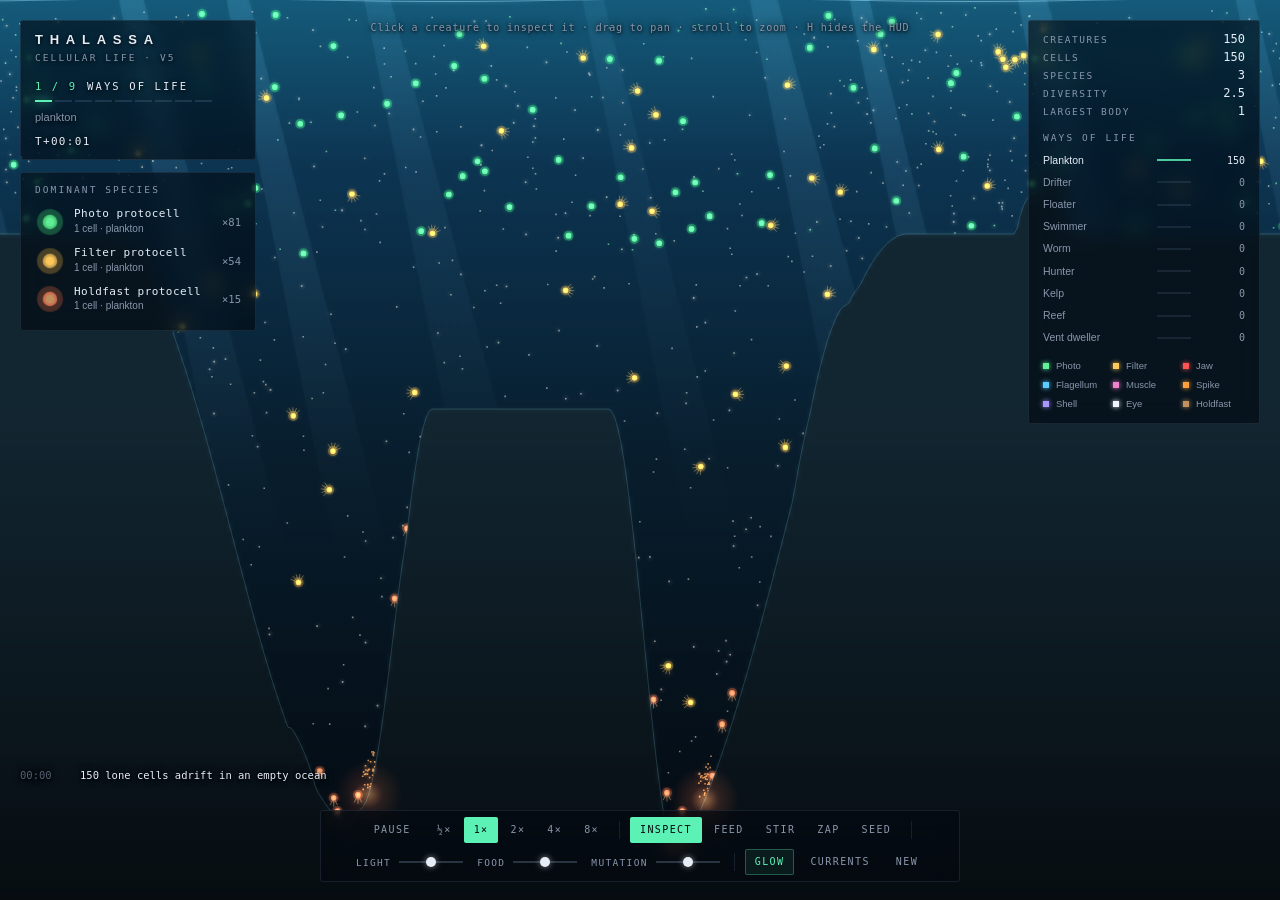
<file: demos/cellular-life/v5.html>
<!doctype html>
<html lang="en">
<head>
  <meta charset="utf-8">
  <meta name="viewport" content="width=device-width, initial-scale=1">
  <title>Thalassa</title>
  <link rel="icon" href="data:,">
  <!-- Generated by build.py from src/ - edit the sources, not this file. -->
  <style>
:root {
  --bg: #03070c;
  --ink: #e6edf7;
  --dim: #8a97ad;
  --faint: #566174;
  --line: rgba(150, 180, 220, 0.13);
  --glass: rgba(4, 9, 15, 0.62);
  --accent: #5cf2b6;
  --coral: #ff526e;
  --mono: ui-monospace, "SF Mono", SFMono-Regular, Menlo, Consolas, monospace;
  --sans: ui-sans-serif, -apple-system, BlinkMacSystemFont, "Helvetica Neue", "Segoe UI", sans-serif;
  color-scheme: dark;
}
* { box-sizing: border-box; }
[hidden] { display: none !important; }
html, body {
  margin: 0; height: 100%; overflow: hidden;
  background: var(--bg); color: var(--ink);
  font: 12px/1.45 var(--sans); -webkit-font-smoothing: antialiased;
}
#view { position: fixed; inset: 0; width: 100%; height: 100%; display: block; touch-action: none; }

/* HUD layer: transparent to the pointer except on its panels */
#hud { position: fixed; inset: 0; pointer-events: none; transition: opacity 0.3s; }
#hud .panel, #hud #brand { pointer-events: auto; }
body.bare #hud { opacity: 0; }
body.bare #hud * { pointer-events: none !important; }

.col { position: absolute; top: 20px; display: flex; flex-direction: column; gap: 12px; width: 236px; }
#left { left: 20px; }
#right { right: 20px; width: 232px; }
.panel {
  background: var(--glass); border: 1px solid var(--line); border-radius: 3px; padding: 12px 14px;
  backdrop-filter: blur(10px) saturate(1.2); -webkit-backdrop-filter: blur(10px) saturate(1.2);
}
h2 { margin: 0 0 9px; font: 400 9.5px/1 var(--mono); letter-spacing: 0.22em; text-transform: uppercase; color: var(--dim); }

/* brand and era */
#brand {
  padding: 12px 14px; text-shadow: 0 1px 4px #000;
  background: var(--glass); border: 1px solid var(--line); border-radius: 3px;
  backdrop-filter: blur(10px) saturate(1.2); -webkit-backdrop-filter: blur(10px) saturate(1.2);
}
.title { font: 600 13px/1 var(--sans); letter-spacing: 0.52em; }
.sub { margin-top: 7px; font: 9.5px/1 var(--mono); letter-spacing: 0.22em; text-transform: uppercase; color: var(--dim); }
.era { margin-top: 18px; font: 10.5px/1 var(--mono); letter-spacing: 0.2em; text-transform: uppercase; }
#era-num, #eco-num { color: var(--accent); margin-right: 10px; }
.era-track { display: flex; gap: 3px; margin: 9px 0 8px; }
.era-track.nine i { flex-basis: 17px; }
.era-track i { flex: 0 0 26px; height: 2px; background: rgba(150, 180, 220, 0.16); transition: background 0.6s, box-shadow 0.6s; }
.era-track i.on { background: var(--accent); box-shadow: 0 0 8px rgba(92, 242, 182, 0.7); }
.era-desc { font-size: 11px; color: var(--dim); }
.clock { margin-top: 10px; font: 11px/1 var(--mono); letter-spacing: 0.12em; font-variant-numeric: tabular-nums; }

/* dominant forms */
#species { list-style: none; margin: 0; padding: 0; display: grid; gap: 2px; }
#species li {
  display: grid; grid-template-columns: 28px 1fr auto; align-items: center; gap: 10px;
  margin: 0 -8px; padding: 4px 8px; border-left: 1px solid transparent; border-radius: 2px; cursor: pointer;
}
#species li:hover { background: rgba(255, 255, 255, 0.04); }
#species li.on { border-left-color: var(--accent); background: rgba(92, 242, 182, 0.07); }
#species canvas { width: 28px; height: 28px; }
.f-txt { min-width: 0; }
.f-txt b { display: block; font: 500 11px/1.3 var(--mono); letter-spacing: 0.04em; white-space: nowrap; overflow: hidden; text-overflow: ellipsis; }
.f-txt span { display: block; font-size: 10px; color: var(--dim); white-space: nowrap; overflow: hidden; text-overflow: ellipsis; }
#species em { font: normal 10.5px var(--mono); color: var(--dim); font-variant-numeric: tabular-nums; }

/* stats */
.kv { margin: 0; display: grid; gap: 6px; }
.kv > div { display: flex; justify-content: space-between; align-items: baseline; gap: 12px; }
.kv dt { font: 9.5px/1 var(--mono); letter-spacing: 0.16em; text-transform: uppercase; color: var(--dim); white-space: nowrap; }
.kv dd { margin: 0; font: 12px/1 var(--mono); font-variant-numeric: tabular-nums; text-align: right; min-width: 0; overflow: hidden; text-overflow: ellipsis; white-space: nowrap; }
.kv.small dd { font-size: 11px; }
.comp { display: flex; height: 3px; gap: 1px; margin: 14px 0 10px; }
.comp i { display: block; height: 100%; transition: width 0.5s; }
.legend { list-style: none; margin: 0; padding: 0; display: grid; grid-template-columns: 1fr 1fr; gap: 5px 14px; }
.legend li { display: flex; align-items: center; gap: 7px; font-size: 10.5px; color: var(--dim); cursor: default; }
.legend i { width: 6px; height: 6px; flex: none; }
.legend b { margin-left: auto; font: 400 10px var(--mono); color: var(--ink); font-variant-numeric: tabular-nums; }
#right.inspecting .legend, #right.inspecting .comp { display: none; }

/* inspector */
.i-head { display: grid; grid-template-columns: 48px 1fr auto; gap: 12px; align-items: center; }
#i-glyph { width: 48px; height: 48px; }
#i-name { font: 600 12px/1.2 var(--mono); letter-spacing: 0.06em; color: var(--accent); overflow-wrap: anywhere; }
#i-role { margin-top: 4px; font-size: 10.5px; color: var(--dim); }
.icon { all: unset; cursor: pointer; align-self: start; padding: 0 3px; color: var(--dim); font-size: 17px; line-height: 1; }
.icon:hover { color: var(--ink); }
.i-status { margin: 13px 0 7px; font: 10px/1 var(--mono); letter-spacing: 0.16em; text-transform: uppercase; }
.meter { height: 2px; margin-bottom: 13px; background: rgba(150, 180, 220, 0.14); }
.meter i { display: block; width: 0; height: 100%; background: var(--accent); box-shadow: 0 0 6px rgba(92, 242, 182, 0.6); transition: width 0.25s; }
.genes { display: grid; gap: 6px; margin: 13px 0 11px; }
.gene { display: grid; grid-template-columns: 96px 1fr; align-items: center; gap: 8px; font-size: 10px; color: var(--dim); }
.gene u { display: block; height: 2px; text-decoration: none; background: rgba(150, 180, 220, 0.14); }
.gene u i { display: block; height: 100%; background: var(--ink); opacity: 0.75; }
.check { display: flex; align-items: center; gap: 7px; cursor: pointer; font: 9.5px var(--mono); letter-spacing: 0.16em; text-transform: uppercase; color: var(--dim); }
.check input { margin: 0; accent-color: var(--accent); }

/* event log: newest at the bottom, older lines fade upward */
#log {
  position: absolute; left: 20px; bottom: 78px; width: min(440px, 42vw);
  margin: 0; padding: 0; list-style: none; display: flex; flex-direction: column-reverse; gap: 4px;
}
#log li { display: grid; grid-template-columns: 52px 1fr; gap: 8px; font: 10.5px/1.35 var(--mono); color: var(--dim); text-shadow: 0 1px 3px #000, 0 0 8px #000; }
#log li:first-child { color: var(--ink); }
#log li:nth-child(n + 4) { opacity: 0.55; }
#log time { color: var(--faint); font-variant-numeric: tabular-nums; }
#log .k-era span { color: var(--accent); }
#log .k-extinct span { color: #c98a97; }
#log .k-first span, #log .k-lead span { color: var(--ink); }

/* timeline */
#timeline { position: absolute; right: 20px; bottom: 78px; width: 300px; padding: 10px 12px 8px; }
.tl-head { display: flex; justify-content: space-between; margin-bottom: 7px; font: 9.5px/1 var(--mono); letter-spacing: 0.18em; text-transform: uppercase; color: var(--dim); }
.tl-key i { display: inline-block; width: 10px; height: 2px; margin: 0 5px 2px 10px; vertical-align: middle; }
.k-max { background: var(--accent); }
.k-mean { background: rgba(230, 237, 247, 0.6); }
#chart { display: block; width: 100%; height: 64px; }

/* control bar */
#bar {
  position: absolute; left: 50%; bottom: 18px; transform: translateX(-50%);
  display: flex; flex-wrap: wrap; align-items: center; justify-content: center; gap: 6px;
  max-width: min(1000px, calc(100vw - 40px)); padding: 6px 8px; white-space: nowrap;
}
.btn {
  appearance: none; background: none; border: 1px solid transparent; border-radius: 2px; cursor: pointer;
  padding: 7px 9px; color: var(--dim); font: 10px/1 var(--mono); letter-spacing: 0.14em; text-transform: uppercase;
}
.btn:hover { color: var(--ink); border-color: var(--line); }
.btn.on { color: var(--bg); background: var(--accent); }
.btn.toggle.on { color: var(--accent); background: rgba(92, 242, 182, 0.08); border-color: rgba(92, 242, 182, 0.3); }
.btn:focus-visible, .icon:focus-visible, input:focus-visible { outline: 1px solid var(--accent); outline-offset: 2px; }
.seg { display: flex; gap: 2px; }
.sep { width: 1px; height: 18px; margin: 0 4px; background: var(--line); }
.slider { display: flex; align-items: center; gap: 8px; padding: 0 4px; font: 9.5px var(--mono); letter-spacing: 0.14em; text-transform: uppercase; color: var(--dim); }
.slider input { width: 64px; }
input[type="range"] { -webkit-appearance: none; appearance: none; height: 14px; margin: 0; background: transparent; cursor: pointer; }
input[type="range"]::-webkit-slider-runnable-track { height: 2px; background: rgba(150, 180, 220, 0.25); }
input[type="range"]::-webkit-slider-thumb {
  -webkit-appearance: none; width: 10px; height: 10px; margin-top: -4px; border-radius: 50%;
  background: var(--ink); box-shadow: 0 0 6px rgba(255, 255, 255, 0.5);
}
input[type="range"]::-moz-range-track { height: 2px; background: rgba(150, 180, 220, 0.25); }
input[type="range"]::-moz-range-thumb { width: 10px; height: 10px; border: 0; border-radius: 50%; background: var(--ink); }

.hint {
  position: absolute; left: 50%; top: 22px; transform: translateX(-50%);
  font: 10px var(--mono); letter-spacing: 0.08em; color: var(--dim); white-space: nowrap;
  text-shadow: 0 1px 3px #000, 0 0 8px #000; opacity: 0; transition: opacity 0.4s;
}
.hint.show { opacity: 1; }

@media (max-width: 1380px) {
  #timeline { display: none; }
  #bar { max-width: 640px; }
  #log { bottom: 118px; width: min(440px, 56vw); }
}
@media (max-width: 1040px) { .hint { display: none; } }
@media (max-height: 760px) { #forms { display: none; } }
@media (max-width: 840px) {
  #forms, #log, .legend, .comp { display: none; }
  .col { width: 200px; }
  #right { width: 196px; }
  .hint { display: none; }
}
@media (max-width: 560px) {
  .col { top: 12px; }
  #left { left: 16px; }
  #right { right: 16px; width: 150px; }
  #stats .kv > div:nth-child(n + 4), #bar .slider, #bar .sep, #t-glow, #t-flow, [data-speed="0"], [data-tool="stir"] { display: none; }
  .title { letter-spacing: 0.36em; }
  #bar { bottom: 12px; max-width: calc(100vw - 32px); }
}

/* ways of life */
.sub-h { margin: 16px 0 8px; }
.ecos { list-style: none; margin: 0 0 12px; padding: 0; display: grid; gap: 3px; }
.ecos li { display: grid; grid-template-columns: 1fr 34px 46px; align-items: center; gap: 8px; margin: 0 -6px; padding: 2px 6px; border-radius: 2px; font-size: 10.5px; color: var(--dim); cursor: pointer; }
.ecos li:hover { background: rgba(255, 255, 255, 0.04); }
.ecos li.on { background: rgba(92, 242, 182, 0.08); color: var(--ink); }
.ecos li.live { color: var(--ink); }
.ecos b { font: 400 10px var(--mono); text-align: right; font-variant-numeric: tabular-nums; }
.ecos u { display: block; height: 2px; text-decoration: none; background: rgba(150, 180, 220, 0.12); }
.ecos u i { display: block; height: 100%; background: var(--accent); opacity: 0.8; }
.legend.three { grid-template-columns: 1fr 1fr 1fr; gap: 5px 8px; }
.legend.three li { font-size: 9.5px; }
#right.inspecting .ecos, #right.inspecting .sub-h { display: none; }
  </style>
</head>
<body>
<canvas id="view" aria-label="Simulated ocean, side on"></canvas>
<div id="hud">
  <div id="left" class="col">
    <header id="brand">
      <div class="title">THALASSA</div>
      <div class="sub">Cellular life · v5</div>
      <div class="era"><span id="eco-num">0 / 9</span><span>ways of life</span></div>
      <div id="eco-track" class="era-track nine" aria-hidden="true"><i></i><i></i><i></i><i></i><i></i><i></i><i></i><i></i><i></i></div>
      <div id="eco-desc" class="era-desc">lone cells adrift</div>
      <div id="clock" class="clock">T+00:00</div>
    </header>
    <section id="forms" class="panel">
      <h2>Dominant species</h2>
      <ol id="species"></ol>
    </section>
  </div>

  <div id="right" class="col">
    <section id="stats" class="panel">
      <dl class="kv">
        <div><dt>Creatures</dt><dd id="s-orgs">0</dd></div>
        <div><dt>Cells</dt><dd id="s-cells">0</dd></div>
        <div><dt>Species</dt><dd id="s-species">0</dd></div>
        <div title="The effective number of species: how many equally common species would give the same variety"><dt>Diversity</dt><dd id="s-div">0</dd></div>
        <div><dt>Largest body</dt><dd id="s-max">0</dd></div>
      </dl>
      <h2 class="sub-h">Ways of life</h2>
      <ul id="ecos" class="ecos"></ul>
      <ul id="legend" class="legend three"></ul>
    </section>
    <section id="inspector" class="panel" hidden>
      <div class="i-head">
        <canvas id="i-glyph" width="96" height="96"></canvas>
        <div class="i-title"><div id="i-name"></div><div id="i-role"></div></div>
        <button id="i-close" class="icon" title="Close (Esc)" aria-label="Close">×</button>
      </div>
      <div id="i-status" class="i-status"></div>
      <div class="meter" title="Energy"><i id="i-energy"></i></div>
      <dl id="i-stats" class="kv small"></dl>
      <div id="i-genes" class="genes"></div>
      <label class="check"><input type="checkbox" id="i-follow"> Follow</label>
    </section>
  </div>

  <ol id="log" aria-live="polite"></ol>

  <section id="timeline" class="panel">
    <div class="tl-head"><span>Diversity</span><span class="tl-key"><i class="k-max"></i>Species<i class="k-mean"></i>Ways of life</span></div>
    <canvas id="chart"></canvas>
  </section>

  <nav id="bar" class="panel">
    <button id="play" class="btn" title="Pause (Space)">Pause</button>
    <div class="seg" role="group" aria-label="Speed">
      <button class="btn" data-speed="0" title="Half speed">½×</button>
      <button class="btn" data-speed="1" title="Normal speed">1×</button>
      <button class="btn" data-speed="2" title="Speed 2×">2×</button>
      <button class="btn" data-speed="3" title="Speed 4×">4×</button>
      <button class="btn" data-speed="4" title="Speed 8×">8×</button>
    </div>
    <span class="sep"></span>
    <div class="seg" role="group" aria-label="Tool">
      <button class="btn" data-tool="inspect" title="Inspect (1)">Inspect</button>
      <button class="btn" data-tool="feed" title="Feed (2)">Feed</button>
      <button class="btn" data-tool="stir" title="Stir (3)">Stir</button>
      <button class="btn" data-tool="zap" title="Zap (4)">Zap</button>
      <button class="btn" data-tool="seed" title="Seed (5)">Seed</button>
    </div>
    <span class="sep"></span>
    <label class="slider" title="Strength of the sunlight"><span>Light</span><input id="p-light" type="range" min="0" max="100" value="50"></label>
    <label class="slider" title="How much food falls and wells up"><span>Food</span><input id="p-food" type="range" min="0" max="100" value="50"></label>
    <label class="slider" title="How often offspring differ from their parents"><span>Mutation</span><input id="p-mut" type="range" min="0" max="100" value="50"></label>
    <span class="sep"></span>
    <button id="t-glow" class="btn toggle on" title="Glow (G)">Glow</button>
    <button id="t-flow" class="btn toggle" title="Show the currents (C)">Currents</button>
    <button id="new" class="btn" title="New ocean (R)">New</button>
  </nav>

  <div id="hint" class="hint"></div>
</div>
<script>
(() => {
'use strict';
// Thalassa (Cellular Life v5): a side view of a living ocean, from the sunlit surface down
// to the seafloor. Geometry, cell types, genes, body plans and species. No DOM, so the
// simulation also runs headless in Node for tuning.

// ---- the ocean -----------------------------------------------------------------------------
// WW x WH units: x wraps round, y runs from the surface (0) down to the seafloor.
const WW = 1440, WH = 900, TPS = 30, TAU = Math.PI * 2;
const BIN = 30, BW = WW / BIN, BH = WH / BIN, NB = BW * BH; // grid for light, current and food

const mod = (v, m) => ((v % m) + m) % m;
const wrapX = (x) => (x < 0 ? x + WW : x >= WW ? x - WW : x);
const wdx = (d) => (d > WW / 2 ? d - WW : d < -WW / 2 ? d + WW : d); // the short way round
const clamp = (v, lo, hi) => (v < lo ? lo : v > hi ? hi : v);
const binAt = (x, y) => clamp((y / BIN) | 0, 0, BH - 1) * BW + Math.min(BW - 1, (wrapX(x) / BIN) | 0);

// ---- helpers ---------------------------------------------------------------------------------
const rand = (a, b) => a + Math.random() * (b - a);
const randi = (n) => (Math.random() * n) | 0;
function gauss() {
  let u = 0;
  while (!u) u = Math.random();
  return Math.sqrt(-2 * Math.log(u)) * Math.cos(TAU * Math.random());
}
function hash32(n) {
  n = Math.imul(n ^ (n >>> 16), 0x45d9f3b);
  n = Math.imul(n ^ (n >>> 16), 0x45d9f3b);
  return (n ^ (n >>> 16)) >>> 0;
}
const angWrap = (a) => mod(a + Math.PI, TAU) - Math.PI;

// ---- cell types ---------------------------------------------------------------------------------
// buoy: positive floats, negative sinks. Each type does one job; doing many jobs at once
// means carrying many kinds of cell.
const PHOTO = 0, FILTER = 1, JAW = 2, FLAG = 3, MUSCLE = 4, SPIKE = 5, SHELL = 6, EYE = 7, HOLD = 8, NT = 9;
const TYPES = [
  { name: 'Photo', role: 'harvests light; slightly buoyant', cost: 4, upkeep: 0.01, hp: 1, size: 1, buoy: 0.15, rgb: [96, 240, 150] },
  { name: 'Filter', role: 'strains drifting food from the water', cost: 4, upkeep: 0.009, hp: 1, size: 1, buoy: 0, rgb: [255, 200, 90] },
  { name: 'Jaw', role: 'bites creatures in front of it', cost: 5, upkeep: 0.016, hp: 1.5, size: 0.95, buoy: -0.2, rgb: [255, 84, 84] },
  { name: 'Flagellum', role: 'pushes away from the side it sticks out of', cost: 4, upkeep: 0.012, hp: 1, size: 0.8, buoy: 0, rgb: [90, 205, 255] },
  { name: 'Muscle', role: 'bends the body; chains of it swim like eels', cost: 5, upkeep: 0.012, hp: 1.5, size: 1, buoy: -0.1, rgb: [240, 130, 205] },
  { name: 'Spike', role: 'stings whatever touches it', cost: 5, upkeep: 0.015, hp: 1.5, size: 0.85, buoy: -0.3, rgb: [255, 160, 60] },
  { name: 'Shell', role: 'armour; heavy, so it sinks', cost: 5, upkeep: 0.01, hp: 4, size: 1.1, buoy: -1, rgb: [170, 150, 255] },
  { name: 'Eye', role: 'sees food, prey, kin and threats', cost: 5, upkeep: 0.015, hp: 1, size: 0.85, buoy: 0, rgb: [240, 245, 255] },
  { name: 'Holdfast', role: 'anchors to the seafloor; feeds at vents', cost: 4, upkeep: 0.008, hp: 2, size: 1, buoy: -0.6, rgb: [190, 145, 95] },
];
const COST = TYPES.map((t) => t.cost);
const UPKEEP = TYPES.map((t) => t.upkeep);
const cellRadius = (t, z) => (3 + 2.6 * z) * TYPES[t].size;

// ---- genes -------------------------------------------------------------------------------------
// Gait and behaviour ride alongside the body plan. tag is a neutral marker that drifts over
// the generations: creatures with close tags are kin, and never bite or sting each other.
const GENES = [
  ['f', 'Beat rate'], ['amp', 'Undulation'], ['pulse', 'Pulsing'], ['agility', 'Agility'],
  ['depth', 'Preferred depth'], ['light', 'Light seeking'], ['food', 'Foraging'], ['prey', 'Hunting'],
  ['flee', 'Caution'], ['school', 'Schooling'], ['settle', 'Settling'], ['invest', 'Offspring size'],
];
const GENE_KEYS = ['f', 'amp', 'wave', 'pulse', 'agility', 'depth', 'light', 'food', 'prey', 'flee', 'school', 'settle'];
function randomGenes() {
  const g = { tag: Math.random(), invest: rand(0.4, 0.6) };
  for (const k of GENE_KEYS) g[k] = Math.random();
  g.pulse = Math.random() < 0.3 ? g.pulse : 0;
  return g;
}
function mutateGenes(g, rate) {
  const c = { ...g };
  c.tag = mod(g.tag + gauss() * 0.01 * rate, 1);
  for (const k of GENE_KEYS) if (Math.random() < 0.2 * rate) c[k] = clamp(g[k] + gauss() * 0.12, 0, 1);
  if (Math.random() < 0.2 * rate) c.invest = clamp(g.invest + gauss() * 0.05, 0.15, 1);
  return c;
}
// Mating mixes two parents' genes, each gene from one or the other.
function crossGenes(a, b) {
  const c = { tag: mod(a.tag + angWrap((b.tag - a.tag) * TAU) / TAU / 2, 1) };
  for (const k of [...GENE_KEYS, 'invest']) c[k] = Math.random() < 0.5 ? a[k] : b[k];
  return c;
}

// ---- body plans ----------------------------------------------------------------------------------
// A plan is the zygote's type and size plus base cells {p, a, t, z}: parent (0 = the zygote,
// k = base cell k), angle from the parent's direction, type, and size 0..1. A global
// symmetry can copy every branch (mirrored, or repeated round the zygote), but mutations
// also grow chains, copy limbs and mirror single branches, so most symmetry is local.
const MAX_BODY = 48;
const SYMS = ['asymmetric', 'bilateral', 'triradial', 'tetraradial', 'pentaradial'];
const AXIAL = 0.14; // branches this close to straight ahead or behind lie on the body axis

function makePlan(root, rz, cells, sym) {
  const par = [-1], ang = [0], typ = [root], siz = [rz], dep = [0];
  const imgs = [[{ i: 0, sg: 1, ax: true }]];
  for (const c of cells) {
    const out = [];
    for (const Pm of imgs[c.p]) {
      let list;
      if (sym >= 2 && c.p === 0) {
        const k = sym + 1;
        list = [];
        for (let j = 0; j < k; j++) list.push({ a: c.a + (TAU * j) / k, sg: 1, ax: false });
      } else if (sym === 1 && Pm.ax) {
        const axial = Math.abs(c.a) < AXIAL || Math.PI - Math.abs(c.a) < AXIAL;
        list = axial ? [{ a: c.a, sg: 1, ax: true }] : [{ a: c.a, sg: 1, ax: false }, { a: -c.a, sg: -1, ax: false }];
      } else list = [{ a: Pm.sg * c.a, sg: Pm.sg, ax: false }];
      for (const L of list) {
        if (par.length >= MAX_BODY) return null;
        out.push({ i: par.length, sg: L.sg, ax: L.ax });
        par.push(Pm.i); ang.push(L.a); typ.push(c.t); siz.push(c.z); dep.push(dep[Pm.i] + 1);
      }
    }
    imgs.push(out);
  }
  const n = par.length, rad = new Float32Array(n), len = new Float32Array(n);
  const rx = new Float32Array(n), ry = new Float32Array(n), dir = new Float32Array(n);
  const count = new Int16Array(NT);
  let cost = 0, mass = 0, reach = 0, depthMax = 0, buoy = 0;
  for (let i = 0; i < n; i++) {
    const t = typ[i];
    rad[i] = cellRadius(t, siz[i]);
    count[t]++; cost += COST[t]; buoy += TYPES[t].buoy;
    mass += ((rad[i] * rad[i]) / 16) * (t === SHELL ? 2 : 1);
    depthMax = Math.max(depthMax, dep[i]);
    if (i === 0) continue;
    const p = par[i];
    len[i] = 0.88 * (rad[p] + rad[i]);
    dir[i] = (p === 0 ? 0 : dir[p]) + ang[i];               // resting pose, heading along +x
    rx[i] = rx[p] + Math.cos(dir[i]) * len[i];
    ry[i] = ry[p] + Math.sin(dir[i]) * len[i];
    reach = Math.max(reach, Math.hypot(rx[i], ry[i]) + rad[i]);
  }
  // Propulsion, in the body's frame. A flagellum pushes away from the side it sticks out
  // of, so flagella all round a body cancel out. Muscles deep in a chain undulate it and
  // drive it toward the zygote end, like an eel.
  let px = 0, py = 0, mx = 0, my = 0, mn = 0;
  for (let i = 0; i < n; i++) {
    if (typ[i] === FLAG) {
      const a = i === 0 ? Math.PI : dir[i];
      px -= Math.cos(a); py -= Math.sin(a);
    } else if (typ[i] === MUSCLE && dep[i] >= 1) { mx += rx[i]; my += ry[i]; mn++; }
  }
  let swim = 0;
  if (mn >= 1) {
    const L = Math.hypot(mx, my) / mn;                      // how far the muscles sit behind
    if (L > 3) { const k = 0.7 * Math.min(mn, 10) * Math.min(1, L / 16); px -= (mx / mn / L) * k; py -= (my / mn / L) * k; swim = mn; }
  }
  const pMag = Math.hypot(px, py), fAng = pMag > 0.05 ? Math.atan2(py, px) : 0;
  // streamlining: drag rises with the body's width across its direction of travel
  let a0 = Infinity, a1 = -Infinity, b0 = Infinity, b1 = -Infinity;
  const cf = Math.cos(fAng), sf = Math.sin(fAng);
  for (let i = 0; i < n; i++) {
    const u = rx[i] * cf + ry[i] * sf, v = -rx[i] * sf + ry[i] * cf;
    a0 = Math.min(a0, u - rad[i]); a1 = Math.max(a1, u + rad[i]);
    b0 = Math.min(b0, v - rad[i]); b1 = Math.max(b1, v + rad[i]);
  }
  const length = a1 - a0, width = b1 - b0;
  let cx = 0, cy = 0;
  for (let i = 0; i < n; i++) { cx += rx[i]; cy += ry[i]; }
  return {
    root, rz, cells, sym, n, cost, mass, count, depthMax, buoy, pMag, fAng, swim,
    drag: 0.45 + (1.1 * width) / (length + width), length, width,
    reach: Math.max(reach, rad[0]), cx: cx / n, cy: cy / n,
    kinds: count.reduce((a, c) => a + (c > 0 ? 1 : 0), 0),
    par: Int16Array.from(par), ang: Float32Array.from(ang), typ: Uint8Array.from(typ),
    dep: Uint8Array.from(dep), rad, len, rx, ry, dir,
  };
}

function randomType(not) {
  let t;
  do t = randi(NT); while (t === not);
  return t;
}

// Base cells in the branch that grows from base cell k (k included).
function subtree(cells, k) {
  const inside = new Set([k]);
  for (let j = k + 1; j < cells.length; j++) if (inside.has(cells[j].p - 1)) inside.add(j);
  return [...inside].sort((a, b) => a - b);
}

// Copy a branch onto parent q at angle a. sign -1 mirrors it.
function copyBranch(cells, list, q, a, sign) {
  const map = new Map();
  for (const j of list) {
    const c = cells[j], p = j === list[0] ? q : map.get(c.p - 1) + 1;
    map.set(j, cells.length);
    cells.push({ p, a: j === list[0] ? a : sign * c.a, t: c.t, z: c.z });
  }
}

// One random change to a body plan. Returns a new plan, or null if the change was invalid.
function mutatePlan(pl) {
  const cells = pl.cells.map((c) => ({ ...c }));
  let root = pl.root, rz = pl.rz, sym = pl.sym;
  const r = Math.random(), K = cells.length;
  if (r < 0.24) {                                   // bud a new cell anywhere
    const p = randi(K + 1), pt = p ? cells[p - 1].t : root;
    cells.push({ p, a: p ? angWrap(gauss() * 0.9) : rand(-Math.PI, Math.PI), t: Math.random() < 0.4 ? pt : randi(NT), z: Math.random() });
  } else if (r < 0.42) {                            // extend a chain: worms and stalks
    const leaves = [];
    for (let k = 0; k < K; k++) if (!cells.some((c) => c.p === k + 1)) leaves.push(k);
    const k = leaves.length ? leaves[randi(leaves.length)] : -1;
    const t = k < 0 ? root : cells[k].t;
    cells.push({ p: k + 1, a: k < 0 ? Math.PI : angWrap(gauss() * 0.25), t: Math.random() < 0.8 ? t : randi(NT), z: k < 0 ? rz : cells[k].z });
  } else if (r < 0.52) {                            // copy a limb onto another cell
    if (!K) return null;
    const k = randi(K), list = subtree(cells, k);
    if (list.length > 8) return null;
    const free = [];
    for (let q = 0; q <= K; q++) if (!list.includes(q - 1)) free.push(q);
    copyBranch(cells, list, free[randi(free.length)], angWrap(cells[k].a + gauss() * 0.8), 1);
  } else if (r < 0.6) {                             // mirror a limb across its parent
    if (!K) return null;
    const k = randi(K), list = subtree(cells, k);
    if (list.length > 8 || Math.abs(cells[k].a) < AXIAL) return null;
    copyBranch(cells, list, cells[k].p, -cells[k].a, -1);
  } else if (r < 0.7) {                             // lose an end cell
    const leaves = [];
    for (let k = 0; k < K; k++) if (!cells.some((c) => c.p === k + 1)) leaves.push(k);
    if (!leaves.length) return null;
    const k = leaves[randi(leaves.length)];
    cells.splice(k, 1);
    for (const c of cells) if (c.p > k + 1) c.p--;
  } else if (r < 0.84) {                            // a cell changes type
    const k = randi(K + 1);
    if (k === 0) root = randomType(root);
    else cells[k - 1].t = randomType(cells[k - 1].t);
  } else if (r < 0.96) {                            // a cell changes angle or size
    if (!K) rz = clamp(rz + gauss() * 0.25, 0, 1);
    else {
      const c = cells[randi(K)];
      if (Math.random() < 0.6) c.a = angWrap(c.a + gauss() * 0.4);
      else c.z = clamp(c.z + gauss() * 0.25, 0, 1);
    }
  } else {                                          // the whole body turns bilateral, or stops being
    sym = pl.sym ? 0 : 1;                           // (repeats round the body come only from copied limbs)
  }
  return makePlan(root, rz, cells, sym);
}

// How different two plans are. Becoming multicellular always counts as a big step.
function planDist(a, b) {
  let d = (a.root !== b.root) + (a.sym !== b.sym) + 0.6 * Math.abs(a.cells.length - b.cells.length);
  if ((a.n === 1) !== (b.n === 1)) d += 2;
  const n = Math.min(a.cells.length, b.cells.length);
  for (let i = 0; i < n; i++) {
    const x = a.cells[i], y = b.cells[i];
    d += (x.t !== y.t) + 0.5 * (x.p !== y.p) + 0.25 * Math.abs(angWrap(x.a - y.a)) + 0.25 * Math.abs(x.z - y.z);
  }
  return d;
}

// ---- species ----------------------------------------------------------------------------------------
// A species is a cluster of similar plans around a founding plan. A child whose plan has
// drifted far enough from its species' founder starts a new species, with a related colour.
const SPECIES_D = 2.2;
let speciesSeq = 0;
const SYL1 = ['Thal', 'Nere', 'Pela', 'Cora', 'Myx', 'Sal', 'Teth', 'Aby', 'Med', 'Cten', 'Siph',
  'Noct', 'Vel', 'Ech', 'Plan', 'Aur', 'Lum', 'Hyd', 'Zo', 'Oph', 'Phy', 'Glau', 'Ben', 'Lam'];
const SYL2 = ['ella', 'ia', 'ops', 'ix', 'ara', 'ina', 'oda', 'ula', 'ena', 'ys', 'aster', 'opsis',
  'ora', 'eon', 'ite', 'ax', 'is', 'ana', 'ea', 'on', 'ura', 'ida', 'ella', 'oma'];

function newSpecies(proto, hue, parent, name) {
  const id = ++speciesSeq, h = hash32(id * 7919 + 13);
  const sp = {
    id, proto, hue: mod(hue, 360), parent: parent ? parent.name : '', kids: [],
    name: name || SYL1[h % SYL1.length] + SYL2[(h >>> 11) % SYL2.length] + '-' + id,
    born: world.t, alive: 0, peak: 0, total: 0, cells: 0, mass: 0, blight: 0, blightT: -1e9, glyph: null,
  };
  if (parent) parent.kids.push(sp);
  return sp;
}

function speciesFor(sp, plan) {
  if (plan === sp.proto || planDist(plan, sp.proto) < SPECIES_D) return sp;
  sp.kids = sp.kids.filter((k) => k.alive > 0);
  for (const k of sp.kids) if (planDist(plan, k.proto) < SPECIES_D) return k;
  return newSpecies(plan, sp.hue + (Math.random() < 0.5 ? -1 : 1) * rand(18, 45), sp);
}

// Thalassa: the living ocean, side on. Creatures are soft bodies of cells that grow from a
// single zygote cell along their body plan. Light fades with depth and is shaded by what
// grows above; food sinks as marine snow and wells up at vents; bodies float or sink.
// Shape matters: how a creature can swim, feed and fight follows from where its cells sit.
// No DOM, so it also runs headless in Node.

const P = { light: 0.5, food: 0.5, mutation: 0.5 }; // slider settings, 0..1

// ---- tuning ------------------------------------------------------------------------------------
const DEPTH = 380;              // light falls to 1/e every this many units down
const PHOTO_GAIN = 0.065;       // energy per tick from one photo cell in full light
const BIN_CAP = 6;              // photo cells one patch of light feeds at the full rate
const SHADE_K = 0.02;           // how much each unit of light demand shades the water below
const SHADE = 2 * BIN_CAP;      // demand above which light-feeders stop breeding there
const CHEMO = 0.05, VENT_R = 130;  // energy per tick for a creature anchored on a vent
const ROOTED = 1.6;             // how much better an anchored photo cell does, fed by the seabed
const VENT_CAP = 30;            // creatures one vent feeds at the full rate
const GRAZE_COOL = 4;           // ticks between mouthfuls for one filter cell
const BITE_RATE = 0.16, STING_RATE = 0.2, SHELL_BLOCK = 0.9, PREY_SHARE = 0.8;
const HANDLING = 30;            // ticks a predator spends swallowing before it can bite again
const THRUST = 0.2;             // push per tick per unit of propulsion, per unit of mass
const DRAG = 0.08;              // share of its speed through the water a body loses per tick
const VMAX = 1.8;               // top speed, units per tick
const FOLLOW = 0.4;             // how fast cells settle into their place in the body
const SWAY = 0.5;               // how much the current bends a body
const BUOY = 0.01;              // rise per tick per unit of buoyancy, per unit of mass
const TRIM = 0.006;             // how hard a drifting body trims its buoyancy toward its preferred depth
const MOVE_COST = 0.003;        // energy per tick per unit of propulsion at full effort
const GROW_EVERY = 8;           // ticks between new cells while growing
const LIFE_BASE = 30, LIFE_PER_CELL = 1; // lifespan in seconds
const KIN = 0.05;               // tag distance below which creatures are kin
const STRUCT_RATE = 0.14;       // body-plan mutations per birth at default mutation
const SENSE_BASE = 40, SENSE_EYE = 40, SENSE_MAX = 160;
const BLIGHT_SHARE = 0.25;      // a species holding more than this share of multicellular life sickens
const MAX_ORGS = 2000, MAX_CELLS = 7000, MAX_FOOD = 6000;
const VENT_RATE = 0.6, SNOW_RATE = 0.12, BLOOM_RATE = 1.6, FOOD_E = 1.4, SINK = 0.15;
const ROT = [0.9993, 0.998, 0.997]; // per tick: marine snow keeps longest, vent broth rots fastest
const SCALE = Float32Array.from({ length: MAX_BODY + 1 }, (_, n) => (n ? Math.max(0.85, n ** -0.1) : 1));
const M_DRIFT = 0, M_GROW = 1, M_WANDER = 2, M_FORAGE = 3, M_HUNT = 4, M_FLEE = 5, M_LIGHT = 6, M_SCHOOL = 7, M_SETTLE = 8, M_ROOT = 9;
const MODE_NAMES = ['Drifting', 'Growing', 'Wandering', 'Foraging', 'Hunting', 'Fleeing', 'Seeking light', 'Schooling', 'Settling', 'Anchored'];

// ---- ecotypes: ways of life, read from a creature's body and situation --------------------------
const ECO = [
  ['Plankton', 'single cells adrift', ''],
  ['Drifter', 'colonies carried by the current', 'Drifting colonies form'],
  ['Floater', 'buoyant light-feeders at the surface', 'Floaters bloom at the surface'],
  ['Swimmer', 'bodies driven by flagella', 'Swimmers take to open water'],
  ['Worm', 'undulating swimmers and seabed crawlers', 'Worms appear'],
  ['Hunter', 'swimmers with jaws', 'Hunters appear'],
  ['Kelp', 'anchored light-feeders', 'Kelp takes root'],
  ['Reef', 'anchored filter-feeders', 'Reefs form on the seabed'],
  ['Vent dweller', 'anchored at the vents', 'Life gathers at the vents'],
];
const E_PLANK = 0, E_DRIFT = 1, E_FLOAT = 2, E_SWIM = 3, E_WORM = 4, E_HUNT = 5, E_KELP = 6, E_REEF = 7, E_VENT = 8, NE = 9;

// ---- state -----------------------------------------------------------------------------------------
const FLOOR = new Float32Array(WW);
const floorAt = (x) => FLOOR[Math.min(WW - 1, wrapX(x) | 0)];
const light = new Float32Array(NB), demandNow = new Float32Array(NB), demandPrev = new Float32Array(NB);
const flowU = new Float32Array(NB), flowV = new Float32Array(NB);
const fx = new Float32Array(MAX_FOOD), fy = new Float32Array(MAX_FOOD), fe = new Float32Array(MAX_FOOD);
const fvy = new Float32Array(MAX_FOOD), fk = new Uint8Array(MAX_FOOD); // rise speed; 0 snow, 1 plankton, 2 vent
const fhead = new Int32Array(NB).fill(-1), fnext = new Int32Array(MAX_FOOD);
let nFood = 0;
// every living cell, hashed into 15-unit buckets each tick, for contact and sight
const HB = 15, HBW = WW / HB, HBH = WH / HB, HMAX = MAX_CELLS + 4000;
const hhead = new Int32Array(HBW * HBH).fill(-1), hnext = new Int32Array(HMAX);
const hx = new Float32Array(HMAX), hy = new Float32Array(HMAX), hr = new Float32Array(HMAX);
const ho = new Int32Array(HMAX), hi = new Uint8Array(HMAX);
let nCells = 0;

const slots = [], freeSlots = [];
const world = { t: 0, seq: 0, orgs: [], born: [], species: new Set(), events: [], flags: {}, links: [], swirls: [], vents: [] };

class Org {
  constructor(slot, plan, genes, sp, x, y, h, E, gen) {
    const n = plan.n, t0 = plan.typ[0];
    this.slot = slot; this.id = ++world.seq;
    this.plan = plan; this.genes = genes; this.sp = sp;
    this.x = new Float32Array(n); this.y = new Float32Array(n); // cell positions, unwrapped round the zygote
    this.s = new Float32Array(n);                                // growth of each cell, 0..1
    this.hp = new Float32Array(n); this.on = new Uint8Array(n); this.cool = new Uint8Array(n);
    this.count = new Int16Array(NT);
    this.x[0] = x; this.y[0] = y; this.s[0] = 0.45; this.hp[0] = TYPES[t0].hp; this.on[0] = 1;
    this.n = 1; this.count[t0] = 1;
    this.h = h; this.want = h; this.vx = 0; this.vy = 0; this.phase = rand(0, TAU);
    this.cap = 10 + 1.5 * plan.cost;
    this.e0 = 1 + genes.invest * plan.cost;                      // energy given to each offspring
    this.seed = this.e0 + COST[t0] + 1;                          // what an offspring costs, zygote cell included
    this.repE = this.seed + 0.2 * this.cap;
    this.E = E; this.age = 0; this.gen = gen;
    this.life = Math.round(TPS * (LIFE_BASE + LIFE_PER_CELL * n) * rand(0.8, 1.2));
    this.mass = 0.3; this.buoy = 0; this.prop = 0; this.income = 0; this.win = 0; this.urge = 0.6; this.effort = 0;
    this.grown = n === 1; this.alive = true; this.anchored = false; this.vent = 0; this.ventIdx = -1; this.eco = E_PLANK;
    this.kills = 0; this.kids = 0; this.mates = 0; this.cause = ''; this.full = 0;
    this.mode = M_DRIFT; this.tx = 0; this.ty = 0; this.seen = 0;
  }
}

// ---- the world ------------------------------------------------------------------------------------
function makeTerrain() {
  // a deep plain, a shallow reef shelf, a seamount and scattered rocks
  const ph = [rand(0, TAU), rand(0, TAU), rand(0, TAU)];
  const shelf = { c: rand(0, WW), w: rand(220, 320), top: rand(220, 280) };
  const mount = { c: mod(shelf.c + WW / 2 + rand(-150, 150), WW), w: rand(70, 110), top: rand(380, 440) };
  for (let x = 0; x < WW; x++) {
    let y = 850 + 16 * Math.sin((TAU * x) / WW + ph[0]) + 9 * Math.sin((TAU * 3 * x) / WW + ph[1]) + 4 * Math.sin((TAU * 11 * x) / WW + ph[2]);
    for (const m of [shelf, mount]) {
      const d = Math.abs(wdx(x - m.c)) / m.w;
      const k = d < 1 ? 1 : d < 1.8 ? 0.5 + 0.5 * Math.cos((Math.PI * (d - 1)) / 0.8) : 0;
      y = Math.min(y, y - k * (y - m.top));
    }
    FLOOR[x] = y;
  }
  for (let k = 0; k < 9; k++) {
    const c = rand(0, WW), w = rand(8, 30), h = rand(10, 45);
    for (let dx = -w; dx <= w; dx++) {
      const x = mod(Math.round(c + dx), WW);
      FLOOR[x] -= h * Math.max(0, 1 - (dx / w) ** 2) ** 0.7;
    }
  }
  world.shelf = shelf;
  // vents sit on the deep floor, away from the shelf
  world.vents = [];
  for (let k = 0; k < 40 && world.vents.length < 3; k++) {
    const x = rand(0, WW);
    if (FLOOR[x | 0] < 780 || world.vents.some((v) => Math.abs(wdx(v.x - x)) < 250)) continue;
    world.vents.push({ x, y: FLOOR[x | 0] - 2 });
  }
}

function resetWorld(seeds = 150) {
  // most of the first cells drift in the sunlit water; a few cling near the vents
  demandNow.fill(0); demandPrev.fill(0); fhead.fill(-1); hhead.fill(-1);
  nFood = 0; nCells = 0; speciesSeq = 0;
  slots.length = 0; freeSlots.length = 0;
  Object.assign(world, {
    t: 0, seq: 0, orgs: [], born: [], species: new Set(), events: [], flags: {}, links: [], swirls: [],
    births: 0, deaths: 0, kills: 0, matings: 0, top: [], lead: null, leadT: -1e9,
    stats: { orgs: 0, cells: 0, multi: 0, species: 0, maxN: 0, wavg: 0, div: 1, ecoN: 0, eco: new Int32Array(NE), types: new Int32Array(NT) },
    hist: { every: TPS, next: 0, t: [], div: [], eco: [], max: [] },
    modes: [[1, 1], [2, 1], [3, 2]].map(([m, k]) => ({
      kx: (TAU * m) / WW, ky: (Math.PI * k) / WH, a: rand(0.1, 0.16) / Math.max((TAU * m) / WW, (Math.PI * k) / WH),
      px: rand(0, TAU), py: rand(0, TAU), dx: rand(-1, 1) * 0.02, dy: rand(-1, 1) * 0.02, cx: 0, cy: 0,
    })),
    clouds: Array.from({ length: 3 }, () => ({ x0: rand(0, WW), v: rand(-1, 1) * 3, w: rand(90, 200), k: rand(0.25, 0.45) })),
    surfaceDrift: (Math.random() < 0.5 ? -1 : 1) * rand(0.15, 0.3),
  });
  makeTerrain();
  updateFlow();
  updateLight();
  for (let i = 0; i < 700; i++) {
    const x = rand(0, WW), y = rand(10, floorAt(x) - 10);
    addFood(x, y, FOOD_E, 0, 0);
  }
  for (let i = 0; i < seeds; i++) {
    const r = Math.random(), t = r < 0.55 ? PHOTO : r < 0.88 ? FILTER : HOLD, sp = protoSpecies(t);
    const v = world.vents[randi(world.vents.length)], x = t === HOLD && v ? v.x + rand(-60, 60) : rand(0, WW);
    const y = t === PHOTO ? rand(10, 260) : t === HOLD ? floorAt(x) - rand(10, 40) : rand(20, floorAt(x) - 30);
    const g = randomGenes();
    if (t === HOLD) g.settle = rand(0.6, 1);
    spawn(sp.proto, g, sp, x, y, rand(0, TAU), 4, 0, null);
  }
  flushBorn();
  hashCells();
  hashFood();
  logEvent('first', `${seeds} lone cells adrift in an empty ocean`);
  census();
}

// Sunlight enters at the surface, dimmed in places by drifting cloud, and fades with
// depth. Whatever photosynthesises shades the water beneath it.
function updateLight() {
  const secs = world.t / TPS, k = 0.4 + 1.2 * P.light, fall = Math.exp(-BIN / DEPTH);
  for (let bx = 0; bx < BW; bx++) {
    const x = (bx + 0.5) * BIN;
    let L = k;
    for (const c of world.clouds) {
      const d = wdx(x - mod(c.x0 + c.v * secs, WW)) / c.w;
      L *= 1 - c.k * Math.exp(-d * d);
    }
    for (let by = 0; by < BH; by++) {
      const b = by * BW + bx;
      L *= by ? fall : Math.exp(-BIN / 2 / DEPTH);
      light[b] = L;
      L *= Math.exp(-SHADE_K * demandPrev[b]);
    }
  }
}

// The current: a surface drift that fades with depth, plus slow eddies (the curl of a few
// shifting waves) that weaken near the floor and cannot cross the surface or the seabed.
function updateFlow() {
  const secs = world.t / TPS, sw = world.swirls;
  for (const m of world.modes) { m.cx = m.px + m.dx * secs; m.cy = m.py + m.dy * secs; }
  for (let by = 0; by < BH; by++) {
    const y = (by + 0.5) * BIN, depth = 0.35 + 0.65 * Math.exp(-y / 320);
    for (let bx = 0; bx < BW; bx++) {
      const x = (bx + 0.5) * BIN;
      let u = world.surfaceDrift * Math.exp(-y / 160), v = 0;
      for (const m of world.modes) {
        const sx = Math.sin(m.kx * x + m.cx), cx = Math.cos(m.kx * x + m.cx);
        const sy = Math.sin(m.ky * y), cy = Math.cos(m.ky * y);
        u += m.a * m.ky * sx * cy * depth;
        v -= m.a * m.kx * cx * sy * depth;
      }
      for (const s of sw) {
        const dx = wdx(x - s.x), dy = y - s.y, f = s.str * Math.exp(-(dx * dx + dy * dy) / (s.r * s.r));
        u += s.u * f; v += s.v * f;
      }
      const room = Math.min(1, y / 60, Math.max(0, FLOOR[x | 0] - y) / 60);
      const b = by * BW + bx;
      flowU[b] = u * (FLOOR[x | 0] > y ? 1 : 0); flowV[b] = v * room;
    }
  }
  for (let i = sw.length - 1; i >= 0; i--) if ((sw[i].str *= 0.96) < 0.02) sw.splice(i, 1);
}

let FU = 0, FV = 0; // sampleFlow's result
function sampleFlow(x, y) {
  const gx = wrapX(x) / BIN - 0.5, gy = clamp(y / BIN - 0.5, 0, BH - 1.001);
  const x0 = Math.floor(gx), y0 = Math.floor(gy), tx = gx - x0, ty = gy - y0;
  const xa = (x0 + BW) % BW, xb = (x0 + 1) % BW, ya = y0 * BW, yb = Math.min(BH - 1, y0 + 1) * BW;
  const a = ya + xa, b = ya + xb, c = yb + xa, d = yb + xb;
  const w00 = (1 - tx) * (1 - ty), w10 = tx * (1 - ty), w01 = (1 - tx) * ty, w11 = tx * ty;
  FU = flowU[a] * w00 + flowU[b] * w10 + flowU[c] * w01 + flowU[d] * w11;
  FV = flowV[a] * w00 + flowV[b] * w10 + flowV[c] * w01 + flowV[d] * w11;
}

function addFood(x, y, e, kind, vy) {
  if (nFood >= MAX_FOOD || e < 0.15) return;
  fx[nFood] = mod(x, WW); fy[nFood] = clamp(y, 2, WH - 2); fe[nFood] = e; fk[nFood] = kind; fvy[nFood] = vy;
  nFood++;
}

// ---- birth and death ------------------------------------------------------------------------------
function protoSpecies(t) {
  for (const sp of world.species) if (!sp.parent && sp.proto.n === 1 && sp.proto.root === t) return sp;
  return newSpecies(makePlan(t, 0.5, [], 0), t === PHOTO ? 140 : t === FILTER ? 40 : 15, null, TYPES[t].name + ' protocell');
}

function spawn(plan, genes, sp, x, y, h, E, gen, parent) {
  const slot = freeSlots.length ? freeSlots.pop() : slots.length;
  const o = new Org(slot, plan, genes, sp, mod(x, WW), clamp(y, 4, floorAt(x) - 4), h, E, gen);
  slots[slot] = o;
  world.born.push(o);
  if (sp.alive++ === 0) world.species.add(sp);
  sp.total++;
  if (sp.alive > sp.peak) sp.peak = sp.alive;
  if (parent) { parent.kids++; o.vx = parent.vx * 0.5; o.vy = parent.vy * 0.5; }
  world.births++;
  return o;
}

function flushBorn() {
  for (const o of world.born) if (o.alive) world.orgs.push(o);
  world.born.length = 0;
}

function die(o, cause, remains = true) {
  if (!o.alive) return;
  o.alive = false; o.cause = cause;
  const pl = o.plan, spare = Math.max(0, o.E) / Math.max(1, o.n);
  if (remains) {
    for (let i = 0; i < pl.n; i++) if (o.on[i]) addFood(o.x[i], o.y[i], COST[pl.typ[i]] * 0.4 + spare * 0.5, 0, 0);
  }
  slots[o.slot] = null; freeSlots.push(o.slot);
  if (--o.sp.alive === 0) extinct(o.sp);
  world.deaths++;
}

function extinct(sp) {
  world.species.delete(sp);
  if (sp.proto.n > 1 && sp.peak >= 50) logEvent('extinct', `${sp.name} died out after peaking at ${sp.peak}`, sp);
}

// Lose cell i and everything that grew from it. Losing the zygote cell is fatal.
function cutCell(o, i, food) {
  if (i === 0) return die(o, o.cause || 'eaten');
  const pl = o.plan;
  o.on[i] = 0; o.n--;
  if (food) addFood(o.x[i], o.y[i], COST[pl.typ[i]] * 0.4, 0, 0);
  for (let j = i + 1; j < pl.n; j++) {
    if (o.on[j] && !o.on[pl.par[j]]) {
      o.on[j] = 0; o.n--;
      addFood(o.x[j], o.y[j], COST[pl.typ[j]] * 0.4, 0, 0);
    }
  }
  o.grown = false;
}

const kin = (a, b) => {
  const d = Math.abs(a.genes.tag - b.genes.tag);
  return (d > 0.5 ? 1 - d : d) < KIN;
};

// ---- a tick of one creature's life ------------------------------------------------------------------
function live(o) {
  const pl = o.plan, n = pl.n;
  o.age++;
  if (o.full) o.full--;
  let gain = 0, mass = 0, buoy = 0;
  o.count.fill(0);
  sampleFlow(o.x[0], o.y[0]);
  const rel = Math.hypot(FU - o.vx, FV - o.vy);              // water streaming past the body
  const soil = o.anchored ? ROOTED : 1;                      // rooted light-feeders draw nutrients from the seabed
  for (let i = 0; i < n; i++) {
    if (!o.on[i]) continue;
    const t = pl.typ[i], s = o.s[i], r = pl.rad[i] * s;
    o.count[t]++;
    mass += ((r * r) / 16) * (t === SHELL ? 2 : 1);
    buoy += TYPES[t].buoy * s;
    if (s < 1) o.s[i] = Math.min(1, s + 0.035);
    if (t === PHOTO) {
      const b = binAt(o.x[i], o.y[i]), share = BIN_CAP / demandPrev[b];
      demandNow[b] += 1;
      gain += PHOTO_GAIN * soil * light[b] * (share < 1 ? share : 1) * s;
    } else if (t === FILTER) {
      if (o.cool[i]) o.cool[i]--;
      else gain += graze(o, i, rel);
    }
  }
  // an anchored body draws on its vent through its holdfast; each vent's output is shared
  if (o.anchored && o.count[HOLD]) {
    const v = world.vents[o.ventIdx];
    gain += 0.002 + (v ? CHEMO * o.vent * Math.min(1, VENT_CAP / Math.max(1, v.load)) : 0);
  }
  o.mass = Math.max(0.2, mass);
  o.buoy = buoy;
  let up = 0;
  for (let t = 0; t < NT; t++) up += o.count[t] * UPKEEP[t];
  const prop = o.anchored || !o.grown && o.n < 2 ? 0 : propulsion(o);
  o.prop = prop;
  o.effort = prop ? gait(o) * o.urge : 0;
  up = up * SCALE[o.n] * (1 + 1.5 * o.sp.blight) + MOVE_COST * prop * o.effort * o.effort;
  o.income = gain;
  o.E += gain - up;
  if (o.E > o.cap) o.E = o.cap;
  if (o.E <= 0) return die(o, 'starved');
  if (o.age > o.life) return die(o, 'died of old age');
  if (o.sp.blight > 0.05 && Math.random() < 0.001 * o.sp.blight) return die(o, 'killed by blight');
  if (!o.grown) {
    if ((world.t + o.slot) % GROW_EVERY === 0) grow(o);
  } else if (o.E >= o.repE) reproduce(o);
  if ((world.t + o.slot) % 5 === 0) think(o);
  move(o);
}

// How much of the plan's propulsion the body has grown so far.
function propulsion(o) {
  const pl = o.plan;
  if (pl.pMag < 0.05) return 0;
  const k = (o.count[FLAG] + o.count[MUSCLE]) / Math.max(1, pl.count[FLAG] + pl.count[MUSCLE]);
  return pl.pMag * k;
}

// A filter cell strains the nearest morsel from the water; more water streaming past it
// (from swimming, or a current over an anchored body) widens its reach.
function graze(o, i, rel) {
  // anchored filter-feeders spread tentacles, so they reach further
  const reach = o.plan.rad[i] * o.s[i] + (o.anchored ? 12 : 6) + 5 * Math.min(1.5, rel), r2 = reach * reach;
  const x = wrapX(o.x[i]), y = o.y[i];
  const bx = Math.min(BW - 1, (x / BIN) | 0), by = clamp((y / BIN) | 0, 0, BH - 1);
  for (let dy = -1; dy <= 1; dy++) {
    const yy = by + dy;
    if (yy < 0 || yy >= BH) continue;
    for (let dx = -1; dx <= 1; dx++) {
      for (let k = fhead[yy * BW + ((bx + dx + BW) % BW)]; k >= 0; k = fnext[k]) {
        if (fe[k] <= 0) continue;
        const ex = wdx(fx[k] - x), ey = fy[k] - y;
        if (ex * ex + ey * ey > r2) continue;
        const e = fe[k];
        fe[k] = 0;
        o.cool[i] = GRAZE_COOL;
        return e * 0.9;
      }
    }
  }
  o.cool[i] = 2;
  return 0;
}

// How hard the body is pushing right now: a steady beat, helped by undulating a long body,
// or a jet-like burst once per stroke.
function gait(o) {
  const g = o.genes, c = Math.cos(o.phase);
  const glide = 0.6 + 0.8 * g.amp * (o.plan.swim ? 1 : 0.3);
  const burst = c > 0 ? c * c * c * 2.4 : 0;
  return ((1 - g.pulse) * glide + g.pulse * burst) * (0.5 + g.f);
}

function grow(o) {
  const pl = o.plan;
  if (nCells > MAX_CELLS + 800) return;            // the ocean is full
  for (let i = 1; i < pl.n; i++) {
    if (o.on[i] || !o.on[pl.par[i]]) continue;
    const c = COST[pl.typ[i]];
    if (o.E < c + 1) return;
    o.E -= c;
    o.on[i] = 1; o.n++; o.s[i] = 0.2; o.hp[i] = TYPES[pl.typ[i]].hp;
    o.x[i] = o.x[pl.par[i]]; o.y[i] = o.y[pl.par[i]];   // buds out of its parent cell
    return;
  }
  o.grown = true;
}

function reproduce(o) {
  if (world.orgs.length + world.born.length >= MAX_ORGS || nCells >= MAX_CELLS) return;
  const pl = o.plan, g = o.genes, back = pl.reach + 4;
  // the young are released from the far side of the body; anchored parents shed them upward
  const a = o.anchored ? -Math.PI / 2 + rand(-0.8, 0.8) : o.h + pl.fAng + Math.PI + rand(-0.5, 0.5);
  const bx = o.x[0] + Math.cos(a) * back, floor = floorAt(bx);
  let by = o.y[0] + Math.sin(a) * back;
  if (by < 6) by = 12 - by;                        // bounce off the surface and the seabed
  else if (by > floor - 6) by = 2 * (floor - 6) - by;
  if (by < 4 || by > floor - 4) return;
  if (pl.typ[0] === PHOTO && demandPrev[binAt(bx, by)] > SHADE) return; // no room in the light
  const mate = pl.n > 1 && Math.random() < 0.7 ? findMate(o) : null; // single cells just divide
  let plan = pl, genes = g;
  if (mate) {
    plan = Math.random() < 0.5 ? pl : mate.plan;
    genes = crossGenes(g, mate.genes);
    o.E -= o.seed * 0.5;
    mate.E -= o.seed * 0.5;
    o.mates++; mate.mates++; world.matings++;
    world.links.push({ a: o, b: mate, t: 20 });
    if (!world.flags.mate && o.sp.proto.n > 1) first('mate', `First mating: two ${o.sp.name} pair up`, o.sp);
  } else o.E -= o.seed;
  const rate = 2 * P.mutation;
  if (Math.random() < STRUCT_RATE * rate) plan = mutatePlan(plan) || plan;
  genes = mutateGenes(genes, rate);
  if (o.n < pl.n) o.grown = false;
  spawn(plan, genes, speciesFor(o.sp, plan), bx, by, rand(0, TAU), o.e0, o.gen + 1, o);
}

// A grown member of the same species nearby with energy to spare.
function findMate(o) {
  const x = wrapX(o.x[0]), y = o.y[0], R = 40 + o.plan.reach * 2, me = o.slot + 1;
  const bx = (x / HB) | 0, by = (y / HB) | 0, span = Math.ceil(R / HB);
  for (let dy = -span; dy <= span; dy++) {
    const yy = by + dy;
    if (yy < 0 || yy >= HBH) continue;
    for (let dx = -span; dx <= span; dx++) {
      for (let k = hhead[yy * HBW + ((bx + dx + HBW) % HBW)]; k >= 0; k = hnext[k]) {
        if (ho[k] === me || hi[k] !== 0) continue;   // look at zygote cells only
        const v = slots[ho[k] - 1];
        if (!v || v.sp !== o.sp || !v.grown || v.E < v.seed * 0.6 + 2) continue;
        const ex = wdx(hx[k] - x), ey = hy[k] - y;
        if (ex * ex + ey * ey < R * R) return v;
      }
    }
  }
  return null;
}

// ---- senses and steering ----------------------------------------------------------------------------
let stamp = 0;
function think(o) {
  const g = o.genes, pl = o.plan;
  if (o.anchored) { o.mode = M_ROOT; return; }
  if (!o.prop) { o.mode = o.grown ? M_DRIFT : M_GROW; return; }
  const worse = o.income < o.win;
  o.win = o.income;
  const R = Math.min(SENSE_MAX, SENSE_BASE + SENSE_EYE * o.count[EYE]), R2 = R * R, me = o.slot + 1;
  const x0 = wrapX(o.x[0]), y0 = o.y[0], jaws = o.count[JAW] > 0;
  const hungry = o.E < o.repE;
  let preyD = R2, preyX = 0, preyY = 0, ax = 0, ay = 0, fear = 0;
  let ku = 0, kv = 0, kx = 0, ky = 0, kn = 0, checked = 0;
  stamp++;
  const span = Math.ceil(R / HB), bx = (x0 / HB) | 0, by = (y0 / HB) | 0, stride = span > 6 ? 2 : 1;
  for (let dy = -span; dy <= span && checked < 700; dy += stride) {
    const yy = by + dy;
    if (yy < 0 || yy >= HBH) continue;
    for (let dx = -span; dx <= span; dx += stride) {
      for (let k = hhead[yy * HBW + ((bx + dx + HBW) % HBW)]; k >= 0; k = hnext[k]) {
        if (ho[k] === me) continue;
        checked++;
        const v = slots[ho[k] - 1];
        if (!v || !v.alive) continue;
        const ex = wdx(hx[k] - x0), ey = hy[k] - y0, d2 = ex * ex + ey * ey;
        if (d2 > R2) continue;
        if (kin(o, v)) {
          if (v.seen !== stamp) { v.seen = stamp; ku += Math.cos(v.h + v.plan.fAng); kv += Math.sin(v.h + v.plan.fAng); kx += ex; ky += ey; kn++; }
          continue;
        }
        if ((v.count[JAW] || v.count[SPIKE]) && v.mass > o.mass * 0.8) {
          const wt = 1 / (d2 + 100);
          ax -= ex * wt; ay -= ey * wt; fear += wt;
        }
        if (jaws && hungry && d2 < preyD && v.mass < o.mass * 1.5 && v.plan.typ[hi[k]] !== SHELL) {
          preyD = d2; preyX = ex; preyY = ey;
        }
      }
    }
  }
  let ux = 0, uy = 0, best = 0, mode = M_WANDER, urge = 0.55, tx = 0, ty = 0;
  const pull = (vx, vy, wt, m, u) => {
    const L = Math.hypot(vx, vy);
    if (!L || wt <= 0) return;
    ux += (vx / L) * wt; uy += (vy / L) * wt;
    if (wt > best) { best = wt; mode = m; urge = u; tx = vx; ty = vy; }
  };
  if (fear > 0) pull(ax, ay, g.flee * 3 * Math.min(1, fear * 300), M_FLEE, 1.4);
  if (preyD < R2) pull(preyX, preyY, g.prey * 2 * (1.3 - Math.sqrt(preyD) / R), M_HUNT, 1.25);
  if (o.count[FILTER] && g.food > 0.05) {
    const f = nearestFood(x0, y0, Math.min(R, 90));
    if (f) pull(f[0], f[1], g.food * 1.5 * (1.2 - Math.hypot(f[0], f[1]) / 90), M_FORAGE, 0.9);
  }
  if (o.count[PHOTO] && g.light > 0.05) {
    const here = light[binAt(x0, y0)], up = light[binAt(x0, y0 - R * 0.6)];
    if (up > here * 1.05) pull(0, -1, g.light * 3 * (up - here) / (here + 0.05), M_LIGHT, 0.7);
  }
  if (o.count[HOLD] && o.grown && g.settle > 0.5) pull(0, 1, g.settle * 1.2, M_SETTLE, 0.8);
  if (kn) {
    pull(ku / kn + (kx / kn) * 0.01, kv / kn + (ky / kn) * 0.01, g.school * (0.6 + 0.1 * kn), M_SCHOOL, 0.8);
    if (kn >= 4 && g.school > 0.5 && o.sp.proto.n > 1 && o.sp.alive >= 5 && !world.flags.school) {
      first('school', `First school: ${o.sp.name} swim together`, o.sp);
    }
  }
  // every swimmer drifts back toward the depth it is built for
  const home = 30 + g.depth * (floorAt(x0) - 60);
  pull(0, home - y0, Math.min(0.6, Math.abs(home - y0) / 300), mode, urge);
  if (best < 0.12) {
    // run and tumble: keep going while income improves, turn when it falls
    if (worse || Math.random() < 0.08) o.want = o.h + pl.fAng + gauss() * 1.4;
    o.mode = M_WANDER; o.urge = 0.55;
    return;
  }
  o.want = Math.atan2(uy, ux);
  o.mode = mode; o.urge = urge; o.tx = x0 + tx; o.ty = y0 + ty;
}

function nearestFood(x, y, R) {
  const span = Math.ceil(R / BIN), bx = Math.min(BW - 1, (x / BIN) | 0), by = clamp((y / BIN) | 0, 0, BH - 1);
  let bd = R * R, best = null;
  for (let dy = -span; dy <= span; dy++) {
    const yy = by + dy;
    if (yy < 0 || yy >= BH) continue;
    for (let dx = -span; dx <= span; dx++) {
      for (let k = fhead[yy * BW + ((bx + dx + BW) % BW)]; k >= 0; k = fnext[k]) {
        if (fe[k] <= 0) continue;
        const ex = wdx(fx[k] - x), ey = fy[k] - y, d2 = ex * ex + ey * ey;
        if (d2 < bd) { bd = d2; best = [ex, ey]; }
      }
    }
  }
  return best;
}

// ---- movement -----------------------------------------------------------------------------------------
// The zygote cell carries the body. Propulsion pushes it along the direction its flagella
// and muscles drive it, so it turns its body to point that way; buoyancy lifts or sinks it;
// drag, lower for slender bodies, pulls it toward the local current. Other cells spring
// toward their place relative to their parent, bent by the muscles' travelling wave and by
// the current, so tails trail, stalks lean and turns ripple down the body.
function move(o) {
  const pl = o.plan, g = o.genes, n = pl.n, M = o.mass;
  o.phase += (TAU * (0.3 + 2 * g.f)) / TPS;
  sampleFlow(o.x[0], o.y[0]);
  let dx = 0, dy = 0;
  if (!o.anchored) {
    if (o.prop) {
      const turn = (0.03 + 0.1 * g.agility + 0.01 * o.count[MUSCLE]) / Math.sqrt(M);
      o.h = angWrap(o.h + clamp(angWrap(o.want - pl.fAng - o.h), -turn, turn));
      const push = (THRUST * o.prop * o.effort) / M, a = o.h + pl.fAng;
      o.vx += Math.cos(a) * push; o.vy += Math.sin(a) * push;
    }
    o.vy -= (BUOY * o.buoy) / M;
    if (!o.prop) {
      // drifting bodies trim their buoyancy, like plankton, toward the depth they are built
      // for; anything carrying a holdfast sinks to settle on the seabed
      const floor = floorAt(o.x[0]), home = o.count[HOLD] ? floor + 10 : 20 + g.depth * (floor - 40);
      o.vy += TRIM * clamp((home - o.y[0]) / 80, -1, 1) / Math.sqrt(M);
    }
    const k = (DRAG * pl.drag) / Math.pow(M, 0.2);
    o.vx = FU + (o.vx - FU) * (1 - k);
    o.vy = FV + (o.vy - FV) * (1 - k);
    const sp = Math.hypot(o.vx, o.vy);
    if (sp > VMAX) { o.vx *= VMAX / sp; o.vy *= VMAX / sp; }
    dx = o.vx; dy = o.vy;
    o.x[0] += dx; o.y[0] += dy;
  }
  const amp = 0.6 * g.amp, wave = 1.6 * g.wave, pulse = g.pulse > 0 ? g.pulse * Math.max(0, Math.cos(o.phase)) ** 3 : 0;
  const sx = (FU - o.vx) * SWAY, sy = (FV - o.vy) * SWAY;
  for (let i = 1; i < n; i++) {
    if (!o.on[i]) continue;
    const p = pl.par[i], d = pl.dep[i];
    let base;
    if (p === 0) base = o.h;
    else { const q = pl.par[p]; base = Math.atan2(o.y[p] - o.y[q], o.x[p] - o.x[q]); }
    let a = pl.ang[i];
    if (p === 0 && pulse) a += Math.sign(a) * pulse * 0.7;   // the power stroke sweeps arms back
    const bend = pl.typ[i] === MUSCLE || pl.typ[p] === MUSCLE ? 1.6 : 1;
    const phi = base + a + amp * bend * (d > 1 ? 1 : 0.5) * Math.sin(o.phase - wave * d);
    const L = pl.len[i] * (0.35 + 0.65 * o.s[i]);
    const x = o.x[i] + dx + sx, y = o.y[i] + dy + sy;
    o.x[i] = x + (o.x[p] + Math.cos(phi) * L - x) * FOLLOW;
    o.y[i] = y + (o.y[p] + Math.sin(phi) * L - y) * FOLLOW;
  }
  // the surface and the seafloor
  for (let i = 0; i < n; i++) {
    if (!o.on[i]) continue;
    const r = pl.rad[i] * o.s[i], top = r, bottom = floorAt(o.x[i]) - r;
    if (o.y[i] < top) { o.y[i] = top; if (i === 0 && o.vy < 0) o.vy = 0; }
    else if (o.y[i] > bottom) {
      o.y[i] = bottom;
      if (i === 0) { if (o.vy > 0) o.vy = 0; o.vx *= 0.8; }
      if (!o.anchored && pl.typ[i] === HOLD && o.s[i] > 0.8) anchor(o, i);
    }
  }
  // keep the zygote cell inside the ocean, carrying the body with it
  const wx = o.x[0] < 0 ? WW : o.x[0] >= WW ? -WW : 0;
  if (wx) for (let i = 0; i < n; i++) o.x[i] += wx;
}

// A holdfast touching the seabed takes hold for good. The body turns to grow up and away
// from the floor, and the creature lives on what reaches it there.
function anchor(o, i) {
  const pl = o.plan;
  o.anchored = true; o.vx = 0; o.vy = 0;
  const ang = Math.atan2(pl.cy - pl.ry[i], pl.cx - pl.rx[i]);
  if (Math.hypot(pl.cy - pl.ry[i], pl.cx - pl.rx[i]) > 2) o.h = -Math.PI / 2 - ang;
  let near = 0;
  world.vents.forEach((v, k) => {
    const d = Math.hypot(wdx(o.x[i] - v.x), o.y[i] - v.y), w = Math.exp(-(d * d) / (2 * VENT_R * VENT_R));
    if (w > near) { near = w; o.ventIdx = k; }
  });
  o.vent = near;
}

// ---- contact ----------------------------------------------------------------------------------------
function hashCells() {
  hhead.fill(-1);
  let k = 0;
  for (const o of world.orgs) {
    if (!o.alive) continue;
    const pl = o.plan;
    for (let i = 0; i < pl.n && k < HMAX; i++) {
      if (!o.on[i]) continue;
      const x = wrapX(o.x[i]), y = clamp(o.y[i], 0, WH - 0.01), b = ((y / HB) | 0) * HBW + ((x / HB) | 0);
      hx[k] = x; hy[k] = y; hr[k] = pl.rad[i] * o.s[i]; ho[k] = o.slot + 1; hi[k] = i;
      hnext[k] = hhead[b]; hhead[b] = k;
      k++;
    }
  }
  nCells = k;
}

// Cells of different creatures that overlap push apart, and jaws and spikes act. Each pair
// is checked once: within a bucket, then against four of its eight neighbours.
const FWD_X = [1, -1, 0, 1], FWD_Y = [0, 1, 1, 1];
function collide() {
  hashCells();
  const HX = WW / 2;
  for (let by = 0; by < HBH; by++) {
    for (let bx = 0; bx < HBW; bx++) {
      const head = hhead[by * HBW + bx];
      if (head < 0) continue;
      for (let a = head; a >= 0; a = hnext[a]) {
        const ax = hx[a], ay = hy[a], ar = hr[a], ao = ho[a];
        for (let k = -1; k < 4; k++) {
          let b;
          if (k < 0) b = hnext[a];
          else {
            const nx = bx + FWD_X[k], ny = by + FWD_Y[k];
            if (ny >= HBH) continue;
            b = hhead[ny * HBW + (nx < 0 ? nx + HBW : nx >= HBW ? nx - HBW : nx)];
          }
          for (; b >= 0; b = hnext[b]) {
            if (ho[b] === ao) continue;
            let dx = hx[b] - ax;
            if (dx > HX) dx -= WW; else if (dx < -HX) dx += WW;
            const dy = hy[b] - ay, rr = ar + hr[b];
            if (dx * dx + dy * dy < rr * rr) touch(a, b, dx, dy, rr);
          }
        }
      }
    }
  }
}

function touch(a, b, dx, dy, rr) {
  const A = slots[ho[a] - 1], B = slots[ho[b] - 1];
  if (!A || !B || !A.alive || !B.alive) return;
  const ia = hi[a], ib = hi[b];
  if (!A.on[ia] || !B.on[ib]) return;
  const d = Math.sqrt(dx * dx + dy * dy) || 0.01, over = rr - d, nx = dx / d, ny = dy / d;
  // anchored bodies do not budge
  let wa = A.anchored ? 0 : B.anchored ? 1 : B.mass / (A.mass + B.mass);
  if (A.anchored && B.anchored) wa = 0.5;
  const wb = 1 - wa, push = over * 0.5;
  A.x[ia] -= nx * push * wa; A.y[ia] -= ny * push * wa;
  B.x[ib] += nx * push * wb; B.y[ib] += ny * push * wb;
  if (!A.anchored) { A.vx -= nx * over * 0.03 * wa; A.vy -= ny * over * 0.03 * wa; }
  if (!B.anchored) { B.vx += nx * over * 0.03 * wb; B.vy += ny * over * 0.03 * wb; }
  const ta = A.plan.typ[ia], tb = B.plan.typ[ib];
  if (ta === JAW || ta === SPIKE) attack(A, ia, B, ib, ta, nx, ny);
  else if (ta === FILTER) graze1(A, B);
  if (!A.alive || !B.alive || !B.on[ib] || !A.on[ia]) return;
  if (tb === JAW || tb === SPIKE) attack(B, ib, A, ia, tb, -nx, -ny);
  else if (tb === FILTER) graze1(B, A);
}

// Filter-feeding bodies sieve lone cells out of the water too, as copepods graze plankton.
function graze1(A, B) {
  if (B.n !== 1 || A.n < 2 || B.mass > A.mass * 0.5 || kin(A, B) || Math.random() > 0.2) return;
  A.E = Math.min(A.cap, A.E + Math.max(0, B.E) * 0.6 + COST[B.plan.typ[0]] * 0.3);
  A.kills++;
  die(B, 'grazed by ' + A.sp.name, false);
}

// The way a cell faces: away from its parent, or the body's heading for the zygote cell.
function faceOf(o, i) {
  if (i === 0) return o.h;
  const p = o.plan.par[i];
  return Math.atan2(o.y[i] - o.y[p], o.x[i] - o.x[p]);
}

function attack(A, ia, B, ib, type, nx, ny) {
  if (kin(A, B)) return;
  if (type === JAW) {
    if (A.full) return;                                          // still swallowing
    const f = faceOf(A, ia);
    if (Math.cos(f) * nx + Math.sin(f) * ny < 0.3) return;     // jaws only bite what is in front
    if (B.n === 1 && A.n > 1 && B.mass < A.mass * 0.25) {         // a lone cell is swallowed whole
      if (Math.random() > BITE_RATE * 2) return;
      A.E = Math.min(A.cap, A.E + Math.max(0, B.E) * 0.8 + B.plan.cost * 0.3);
      A.kills++; world.kills++; A.full = HANDLING;
      die(B, 'swallowed by ' + A.sp.name, false);
      return;
    }
  }
  if (Math.random() > (type === JAW ? BITE_RATE : STING_RATE)) return;
  if (B.mass > A.mass * 1.5 && Math.random() * B.mass > A.mass * 1.5) return; // too big to hurt
  const tb = B.plan.typ[ib];
  if (tb === SHELL && Math.random() < SHELL_BLOCK) return;
  if ((B.hp[ib] -= 1) > 0) return;
  const share = B.E > 0 ? B.E / B.n : 0;
  B.E -= share;
  if (type === JAW) {
    A.E = Math.min(A.cap, A.E + COST[tb] * 0.5 + share * PREY_SHARE);
    A.kills++; world.kills++; A.full = HANDLING;
    B.cause = 'eaten by ' + A.sp.name;
    if (!world.flags.bite && A.sp.proto.n > 1 && A.sp.proto.count[JAW]) first('bite', `First predator: ${A.sp.name} bites into a ${B.sp.name}`, A.sp);
    cutCell(B, ib, false);
  } else {
    B.cause = 'stung by ' + A.sp.name;
    addFood(B.x[ib], B.y[ib], share * 0.8, 0, 0);
    cutCell(B, ib, true);
  }
}

// ---- food ----------------------------------------------------------------------------------------------
// Plankton blooms in the sunlit water, marine snow falls everywhere and the dead sink as
// they rot, while warm vents throw up plumes of food that rise and spread. All of it drifts
// with the current and slowly decays.
function foodStep() {
  let k = 0;
  for (let i = 0; i < nFood; i++) {
    const e = fe[i];
    if (e < 0.15) continue;
    sampleFlow(fx[i], fy[i]);
    const vy = fvy[i] + (SINK - fvy[i]) * 0.004;
    let y = fy[i] + FV + vy + (Math.random() - 0.5) * 0.2;
    const x = wrapX(fx[i] + FU + (Math.random() - 0.5) * 0.3), floor = floorAt(x);
    if (y > floor - 1) y = floor - 1;                                           // settles on the seabed
    fx[k] = x; fy[k] = Math.max(1, y); fe[k] = e * ROT[fk[i]]; fvy[k] = vy; fk[k] = fk[i];
    k++;
  }
  nFood = k;
  const rate = 2 * P.food;
  for (const v of world.vents) {
    if (Math.random() < VENT_RATE * rate) addFood(v.x + rand(-6, 6), v.y - 3, FOOD_E, 2, rand(-0.9, -0.5));
  }
  for (let j = 0; j < 4; j++) {
    if (Math.random() < SNOW_RATE * rate) { const x = rand(0, WW); addFood(x, rand(5, 200), FOOD_E, 0, 0); }
    // plankton blooms where the light is good
    const x = rand(0, WW), y = rand(5, 260), L = light[binAt(x, y)];
    if (Math.random() < BLOOM_RATE * rate * L * L) addFood(x, y, FOOD_E, 1, 0.02);
  }
  hashFood();
}

function hashFood() {
  fhead.fill(-1);
  for (let i = 0; i < nFood; i++) {
    const b = binAt(fx[i], fy[i]);
    fnext[i] = fhead[b]; fhead[b] = i;
  }
}

// ---- the world tick -----------------------------------------------------------------------------------
function step() {
  const t = ++world.t;
  if (t % 3 === 0) updateFlow();
  demandPrev.set(demandNow); demandNow.fill(0);
  if (t % 10 === 1) updateLight();
  const orgs = world.orgs;
  for (let i = orgs.length - 1; i > 0; i--) {     // fair turn order
    const j = randi(i + 1), tmp = orgs[i];
    orgs[i] = orgs[j]; orgs[j] = tmp;
  }
  for (let i = 0; i < orgs.length; i++) if (orgs[i].alive) live(orgs[i]);
  collide();
  let k = 0;
  for (let i = 0; i < orgs.length; i++) if (orgs[i].alive) orgs[k++] = orgs[i];
  orgs.length = k;
  flushBorn();
  foodStep();
  for (let i = world.links.length - 1; i >= 0; i--) if (--world.links[i].t <= 0) world.links.splice(i, 1);
  if (t % 15 === 0) census();
}

// ---- census, ecotypes and the record -------------------------------------------------------------------
function ecotypeOf(o) {
  const c = o.count;
  if (o.n === 1) return E_PLANK;
  if (o.anchored) return o.vent > 0.3 ? E_VENT : c[PHOTO] >= c[FILTER] ? E_KELP : E_REEF;
  if (o.prop > 0.5) {
    if (c[JAW]) return E_HUNT;
    return o.plan.swim >= 2 || o.y[0] > floorAt(o.x[0]) - 25 ? E_WORM : E_SWIM;
  }
  if (o.buoy > 0.5 && c[PHOTO]) return E_FLOAT;
  return E_DRIFT;
}

function census() {
  const st = world.stats, F = world.flags, types = st.types, eco = st.eco;
  types.fill(0); eco.fill(0);
  for (const sp of world.species) { sp.cells = 0; (sp.ecoN || (sp.ecoN = new Int32Array(NE))).fill(0); }
  let orgs = 0, cells = 0, sq = 0, multi = 0, maxN = 0, big = null;
  const ecoSp = Array.from({ length: NE }, () => new Map());
  for (const v of world.vents) v.load = 0;
  for (const o of world.orgs) {
    if (!o.alive) continue;
    if (o.anchored && o.ventIdx >= 0 && o.count[HOLD]) world.vents[o.ventIdx].load += o.vent;
    const n = o.n, sp = o.sp;
    orgs++; cells += n; sq += n * n; sp.cells += n;
    for (let t = 0; t < NT; t++) types[t] += o.count[t];
    if (n > maxN) { maxN = n; big = o; }
    if (n > 1) multi++;
    const e = (o.eco = ecotypeOf(o));
    eco[e]++; sp.ecoN[e]++;
    ecoSp[e].set(sp, (ecoSp[e].get(sp) || 0) + 1);
  }
  for (const sp of world.species) {           // each species' usual way of life
    let best = 0;
    for (let e = 1; e < NE; e++) if (sp.ecoN[e] > sp.ecoN[best]) best = e;
    sp.eco = best;
  }
  // a way of life counts as established once one species lives it with several members
  let ecoN = 0;
  for (let e = 0; e < NE; e++) {
    let best = null, bn = 0;
    for (const [sp, c] of ecoSp[e]) if (c > bn) { bn = c; best = sp; }
    if (bn >= 5) {
      ecoN++;
      if (!F['eco' + e] && e > E_PLANK) first('eco' + e, `${ECO[e][2]}: ${best.name}`, best);
    }
  }
  for (const k of [5, 10, 20, 30, 40]) {
    if (maxN >= k && !F['size' + k]) first('size' + k, `First ${k}-cell creature: ${big.sp.name}`, big.sp);
  }
  // diversity: the effective number of species, weighted by cells
  let H = 0, multiCells = 0;
  for (const sp of world.species) if (sp.proto.n > 1) multiCells += sp.cells;
  for (const sp of world.species) {
    if (!sp.cells) continue;
    const p = sp.cells / Math.max(1, cells);
    H -= p * Math.log(p);
    // blight: a multicellular species that crowds out the rest sickens (plankton is spared)
    const q = sp.proto.n > 1 && multiCells > 1500 ? sp.cells / multiCells : 0;
    const target = clamp((q - BLIGHT_SHARE) * 3, 0, 1);
    sp.blight += (target - sp.blight) * 0.1;
    if (sp.blight > 0.5 && q > BLIGHT_SHARE && world.t - sp.blightT > 90 * TPS) {
      sp.blightT = world.t;
      logEvent('blight', `Blight sweeps through ${sp.name}, which holds ${Math.round(q * 100)}% of multicellular life`, sp);
    }
  }
  Object.assign(st, {
    orgs, cells, multi, maxN, ecoN, div: Math.exp(H), food: nFood,
    wavg: cells ? sq / cells : 0, species: world.species.size,
  });
  rankSpecies();
  sampleHistory();
  if (!orgs && !F.dead) {
    F.dead = world.t;
    logEvent('extinct', 'All life is extinct. Seed the ocean or start a new world.');
  } else if (orgs && F.dead) F.dead = 0;
}

function rankSpecies() {
  const list = [...world.species];
  for (const sp of list) sp.mass = sp.cells;
  list.sort((a, b) => b.mass - a.mass);
  world.top = list.slice(0, 8);
  const lead = list[0];
  if (lead && lead.proto.n > 1 && lead !== world.lead && world.t - world.leadT > 60 * TPS) {
    world.lead = lead; world.leadT = world.t;
    logEvent('lead', `New dominant species: ${lead.name}, ${lead.alive} creatures`, lead);
  }
}

function sampleHistory() {
  const h = world.hist;
  if (world.t < h.next) return;
  h.next = world.t + h.every;
  h.t.push(world.t); h.div.push(world.stats.div); h.eco.push(world.stats.ecoN); h.max.push(world.stats.maxN);
  if (h.t.length >= 480) {
    for (const k of ['t', 'div', 'eco', 'max']) h[k] = h[k].filter((_, i) => i % 2 === 0);
    h.every *= 2;
  }
}

function logEvent(kind, text, sp) {
  world.events.unshift({ t: world.t, kind, text, sp: sp || null });
  if (world.events.length > 80) world.events.length = 80;
}
function first(key, text, sp) {
  world.flags[key] = world.t;
  logEvent('first', text, sp);
}

// ---- tools ---------------------------------------------------------------------------------------------
function feedAt(x, y, r, n) {
  for (let i = 0; i < n; i++) {
    const a = rand(0, TAU), d = Math.sqrt(Math.random()) * r;
    addFood(x + Math.cos(a) * d, y + Math.sin(a) * d, FOOD_E, 0, 0);
  }
}

// Push the water along the drag. The push spreads a little and fades over a few seconds.
function stirAt(x, y, dx, dy) {
  const L = Math.hypot(dx, dy);
  if (L < 0.5) return;
  world.swirls.push({ x: mod(x, WW), y, r: 60, u: dx / L, v: dy / L, str: clamp(L * 0.08, 0.8, 2.6) });
  if (world.swirls.length > 16) world.swirls.shift();
  updateFlow();
}

function zapAt(x, y, r) {
  const span = Math.ceil(r / HB) + 1, bx = (wrapX(x) / HB) | 0, by = (clamp(y, 0, WH - 1) / HB) | 0;
  for (let dy = -span; dy <= span; dy++) {
    const yy = by + dy;
    if (yy < 0 || yy >= HBH) continue;
    for (let dx = -span; dx <= span; dx++) {
      for (let k = hhead[yy * HBW + ((bx + dx + HBW) % HBW)]; k >= 0; k = hnext[k]) {
        const o = slots[ho[k] - 1];
        if (!o || !o.alive || !o.on[hi[k]]) continue;
        const ex = wdx(hx[k] - x), ey = hy[k] - y;
        if (ex * ex + ey * ey > r * r) continue;
        o.cause = 'vaporised';
        cutCell(o, hi[k], true);
      }
    }
  }
}

function seedAt(x, y, n) {
  for (let i = 0; i < n; i++) {
    const sp = protoSpecies(Math.random() < 0.6 ? PHOTO : FILTER);
    spawn(sp.proto, randomGenes(), sp, x + rand(-20, 20), y + rand(-20, 20), rand(0, TAU), 4, 0, null);
  }
}

function pickOrg(x, y) {
  let best = null, bd = 14 * 14;
  const bx = (wrapX(x) / HB) | 0, by = (clamp(y, 0, WH - 1) / HB) | 0;
  for (let dy = -1; dy <= 1; dy++) {
    const yy = by + dy;
    if (yy < 0 || yy >= HBH) continue;
    for (let dx = -1; dx <= 1; dx++) {
      for (let k = hhead[yy * HBW + ((bx + dx + HBW) % HBW)]; k >= 0; k = hnext[k]) {
        const ex = wdx(hx[k] - x), ey = hy[k] - y, d2 = ex * ex + ey * ey;
        const o = slots[ho[k] - 1];
        if (d2 < bd && o && o.alive) { bd = d2; best = o; }
      }
    }
  }
  return best;
}

// Thalassa: canvas renderer, side on. Water darkens with depth under shafts of light from the
// surface; the seabed is a dark silhouette with glowing vents. Creatures are drawn in
// batches: one translucent membrane per creature, the cell bodies per species, then each
// kind of organelle. A downscaled copy of the frame added back on top gives the glow.

const ACCENT = '#5cf2b6';
const MONO = 'ui-monospace, "SF Mono", SFMono-Regular, Menlo, monospace';
const view = {
  zoom: 1, cx: WW / 2, cy: WH / 2, cw: 1, ch: 1, dpr: 1, glow: true, currents: false,
  selected: null, follow: false, highlight: null, highlightEco: -1, hover: null, pointer: null, tool: 'inspect', brush: 40,
};
let cv, ctx, bloom, bctx;
const rgba = (rgb, a) => `rgba(${rgb[0]},${rgb[1]},${rgb[2]},${a})`;

function initRender(canvas) {
  cv = canvas;
  ctx = cv.getContext('2d');
  bloom = document.createElement('canvas');
  bctx = bloom.getContext('2d');
}

// ---- view geometry: zoom 1 shows the whole column, surface to seabed ---------------------------
const viewScale = () => (view.ch / WH) * view.zoom; // css px per unit
function clampView() {
  const halfH = view.ch / 2 / viewScale();
  view.cy = halfH * 2 >= WH ? WH / 2 : clamp(view.cy, halfH, WH - halfH);
  view.cx = mod(view.cx, WW);
}
function screenToWorld(px, py) {
  const sc = viewScale();
  return { x: mod(view.cx + (px - view.cw / 2) / sc, WW), y: view.cy + (py - view.ch / 2) / sc };
}
function resizeView(w, h) {
  view.dpr = Math.min(2, window.devicePixelRatio || 1);
  view.cw = Math.max(1, w); view.ch = Math.max(1, h);
  cv.width = Math.round(view.cw * view.dpr);
  cv.height = Math.round(view.ch * view.dpr);
  bloom.width = Math.max(1, cv.width >> 2);
  bloom.height = Math.max(1, cv.height >> 2);
  clampView();
}
function speciesColors(sp) {
  if (!sp.col) {
    const h = sp.hue.toFixed(0);
    sp.col = { skin: `hsla(${h},70%,56%,0.3)`, body: `hsla(${h},72%,62%,0.88)`, line: `hsl(${h},80%,70%)` };
  }
  return sp.col;
}

// The images of a creature on screen, as x offsets: the copy nearest the view centre, plus
// copies across the seam when the window is wider than the ocean.
const imgX = [];
function images(o, halfW) {
  const pad = o.plan.reach + 12, rx = o.x[0] - view.cx, bx = wdx(rx);
  let n = 0;
  for (let k = -2; k <= 2; k++) {
    const x = bx + k * WW;
    if (x + pad < -halfW || x - pad > halfW) continue;
    imgX[n++] = x - rx;
  }
  return n;
}

// ---- frame ----------------------------------------------------------------------------------------
const groups = new Map();
function render() {
  const d = view.dpr, sc = viewScale(), S = sc * d, W2 = cv.width / 2, H2 = cv.height / 2;
  const halfW = view.cw / 2 / sc;
  const X = (x, ox) => W2 + (x + ox - view.cx) * S, Y = (y) => H2 + (y - view.cy) * S;
  ctx.setTransform(1, 0, 0, 1, 0, 0);
  ctx.globalAlpha = 1;
  ctx.globalCompositeOperation = 'source-over';
  drawWater(S, Y);
  drawRays(S, W2, Y, halfW);
  if (view.currents) drawCurrents(S, W2, Y, halfW);
  drawFood(S, W2, Y, halfW);

  for (const list of groups.values()) list.length = 0;
  for (const o of world.orgs) {
    if (!o.alive) continue;
    const top = Y(o.y[0] - o.plan.reach - 12), bot = Y(o.y[0] + o.plan.reach + 12);
    if (bot < 0 || top > cv.height) continue;
    const n = images(o, halfW);
    if (!n) continue;
    let list = groups.get(o.sp);
    if (!list) groups.set(o.sp, (list = []));
    for (let k = 0; k < n; k++) list.push(o, imgX[k]);
  }
  const detail = 4.2 * S;
  // each creature's membrane is its own shape: a disc round every cell and a band of tissue
  // to its parent cell, so a body reads as one organism and neighbours stay apart
  for (const [sp, list] of groups) {
    ctx.fillStyle = speciesColors(sp).skin;
    for (let j = 0; j < list.length; j += 2) {
      const o = list[j], ox = list[j + 1], pl = o.plan;
      ctx.beginPath();
      for (let i = 0; i < pl.n; i++) {
        if (!o.on[i]) continue;
        const r = Math.max(1, pl.rad[i] * o.s[i] * S * 1.18), x = X(o.x[i], ox), y = Y(o.y[i]);
        ctx.moveTo(x + r, y);
        ctx.arc(x, y, r, 0, TAU);
        if (i === 0) continue;
        const p = pl.par[i], px = X(o.x[p], ox), py = Y(o.y[p]), dx = x - px, dy = y - py, L = Math.hypot(dx, dy);
        if (L < 0.5) continue;
        const nx = -dy / L, ny = dx / L, w = r * 0.62, wp = pl.rad[p] * o.s[p] * S * 0.74;
        ctx.moveTo(px + nx * wp, py + ny * wp);
        ctx.lineTo(x + nx * w, y + ny * w);
        ctx.lineTo(x - nx * w, y - ny * w);
        ctx.lineTo(px - nx * wp, py - ny * wp);
        ctx.closePath();
      }
      ctx.fill();
    }
  }
  if (detail >= 1.6) {                      // the cells inside, unless far out
    for (const [sp, list] of groups) {
      if (!list.length) continue;
      ctx.fillStyle = speciesColors(sp).body;
      ctx.beginPath();
      for (let j = 0; j < list.length; j += 2) {
        const o = list[j], ox = list[j + 1], pl = o.plan;
        for (let i = 0; i < pl.n; i++) {
          if (!o.on[i]) continue;
          const r = Math.max(0.6, pl.rad[i] * o.s[i] * S * 0.66), x = X(o.x[i], ox), y = Y(o.y[i]);
          ctx.moveTo(x + r, y);
          ctx.arc(x, y, r, 0, TAU);
        }
      }
      ctx.fill();
    }
  }
  if (detail >= 2.4) drawOrganelles(S, X, Y);
  drawSeabed(S, W2, Y, halfW);
  if (view.glow) {
    bctx.globalCompositeOperation = 'copy';
    bctx.drawImage(cv, 0, 0, bloom.width, bloom.height);
    ctx.globalCompositeOperation = 'lighter';
    ctx.globalAlpha = 0.45 / Math.sqrt(view.zoom);
    ctx.imageSmoothingEnabled = true;
    ctx.drawImage(bloom, 0, 0, cv.width, cv.height);
    ctx.globalAlpha = 1;
    ctx.globalCompositeOperation = 'source-over';
  }
  drawOverlay(S, X, Y, halfW);
}

// Deep water, lit from above.
function drawWater(S, Y) {
  const g = ctx.createLinearGradient(0, Y(0), 0, Y(WH));
  const k = 0.55 + 0.9 * P.light;
  g.addColorStop(0, `rgb(${Math.round(14 * k)},${Math.round(62 * k)},${Math.round(84 * k)})`);
  g.addColorStop(0.18, `rgb(${Math.round(8 * k)},${Math.round(36 * k)},${Math.round(56 * k)})`);
  g.addColorStop(0.5, '#05141f');
  g.addColorStop(1, '#020509');
  ctx.fillStyle = g;
  ctx.fillRect(0, 0, cv.width, cv.height);
  // the surface: a bright, slowly rippling line
  const ys = Y(0);
  if (ys > -10) {
    ctx.strokeStyle = 'rgba(190,235,255,0.35)';
    ctx.lineWidth = view.dpr;
    ctx.beginPath();
    for (let x = 0; x <= cv.width; x += 12) {
      const wy = ys + Math.sin(x * 0.012 + world.t * 0.05) * 1.5 * view.dpr;
      x ? ctx.lineTo(x, wy) : ctx.moveTo(x, wy);
    }
    ctx.stroke();
  }
}

// Shafts of sunlight slanting down from the surface, brighter where the sky is clear.
function drawRays(S, W2, Y, halfW) {
  ctx.globalCompositeOperation = 'lighter';
  const t = world.t / TPS, ys = Y(0), ye = Y(560);
  for (let k = 0; k < 9; k++) {
    const base = (k / 9) * WW + 40 * Math.sin(t * 0.05 + k * 1.7);
    const dx = wdx(base - view.cx);
    if (Math.abs(dx) > halfW + 200) continue;
    const L = light[Math.min(BW - 1, (mod(base, WW) / BIN) | 0)] || 0;
    const x0 = W2 + dx * S, w = (24 + 18 * Math.sin(k * 3.1)) * S, slant = 110 * S;
    const g = ctx.createLinearGradient(0, ys, 0, ye);
    g.addColorStop(0, `rgba(170,230,255,${(0.07 * L).toFixed(3)})`);
    g.addColorStop(1, 'rgba(170,230,255,0)');
    ctx.fillStyle = g;
    ctx.beginPath();
    ctx.moveTo(x0, ys); ctx.lineTo(x0 + w, ys); ctx.lineTo(x0 + w * 2.4 + slant, ye); ctx.lineTo(x0 + slant, ye);
    ctx.closePath();
    ctx.fill();
  }
  ctx.globalCompositeOperation = 'source-over';
}

function drawCurrents(S, W2, Y, halfW) {
  ctx.strokeStyle = 'rgba(160,200,230,0.12)';
  ctx.lineWidth = view.dpr;
  ctx.beginPath();
  const step = 40, x0 = Math.floor((view.cx - halfW) / step) * step;
  for (let y = 20; y < WH; y += step) {
    for (let x = x0; x <= view.cx + halfW + step; x += step) {
      if (y > floorAt(x)) continue;
      sampleFlow(x, y);
      const sx = W2 + (x - view.cx) * S, sy = Y(y);
      ctx.moveTo(sx, sy);
      ctx.lineTo(sx + FU * 30 * S, sy + FV * 30 * S);
    }
  }
  ctx.stroke();
}

const FOOD_COL = ['rgba(225,215,200,0.55)', 'rgba(140,240,170,0.6)', 'rgba(255,170,90,0.7)'];
function drawFood(S, W2, Y, halfW) {
  const d = view.dpr, r = clamp(0.8 * S, 0.7 * d, 2.4 * d), round = r > 1.6 * d;
  for (let kind = 0; kind < 3; kind++) {
    ctx.fillStyle = FOOD_COL[kind];
    ctx.beginPath();
    for (let i = 0; i < nFood; i++) {
      if (fk[i] !== kind) continue;
      const dx = wdx(fx[i] - view.cx);
      if (dx < -halfW || dx > halfW) continue;
      const x = W2 + dx * S, y = Y(fy[i]);
      if (y < -4 || y > cv.height + 4) continue;
      if (round) { ctx.moveTo(x + r, y); ctx.arc(x, y, r, 0, TAU); } else ctx.rect(x - r, y - r, r * 2, r * 2);
    }
    ctx.fill();
  }
}

// The seabed in silhouette, rim-lit from above, with vents glowing on it.
function drawSeabed(S, W2, Y, halfW) {
  const step = Math.max(2, 3 / S) | 0, x0 = Math.floor(view.cx - halfW) - step, x1 = Math.ceil(view.cx + halfW) + step;
  ctx.beginPath();
  ctx.moveTo(W2 + (x0 - view.cx) * S, cv.height + 2);
  for (let x = x0; x <= x1; x += step) ctx.lineTo(W2 + (x - view.cx) * S, Y(floorAt(x)));
  ctx.lineTo(W2 + (x1 - view.cx) * S, cv.height + 2);
  ctx.closePath();
  const g = ctx.createLinearGradient(0, Y(400), 0, Y(WH));
  g.addColorStop(0, '#0c1a22');
  g.addColorStop(1, '#04080b');
  ctx.fillStyle = g;
  ctx.fill();
  ctx.strokeStyle = 'rgba(120,180,200,0.22)';
  ctx.lineWidth = view.dpr;
  ctx.beginPath();
  for (let x = x0; x <= x1; x += step) {
    const sx = W2 + (x - view.cx) * S, sy = Y(floorAt(x));
    x === x0 ? ctx.moveTo(sx, sy) : ctx.lineTo(sx, sy);
  }
  ctx.stroke();
  ctx.globalCompositeOperation = 'lighter';
  for (const v of world.vents) {
    const dx = wdx(v.x - view.cx);
    if (Math.abs(dx) > halfW + 60) continue;
    const x = W2 + dx * S, y = Y(v.y), r = 34 * S, pulse = 0.75 + 0.25 * Math.sin(world.t * 0.07 + v.x);
    const g2 = ctx.createRadialGradient(x, y, 0, x, y, r);
    g2.addColorStop(0, `rgba(255,170,90,${(0.5 * pulse).toFixed(3)})`);
    g2.addColorStop(0.4, `rgba(255,110,60,${(0.14 * pulse).toFixed(3)})`);
    g2.addColorStop(1, 'rgba(255,90,50,0)');
    ctx.fillStyle = g2;
    ctx.fillRect(x - r, y - r, r * 2, r * 2);
  }
  ctx.globalCompositeOperation = 'source-over';
}

// Organelles, one batch per kind across every visible creature.
function drawOrganelles(S, X, Y) {
  const lists = [...groups.values()];
  const each = (type, fn) => {
    for (const list of lists) {
      for (let j = 0; j < list.length; j += 2) {
        const o = list[j], ox = list[j + 1], pl = o.plan;
        if (!o.count[type]) continue;
        for (let i = 0; i < pl.n; i++) if (o.on[i] && pl.typ[i] === type) fn(o, i, X(o.x[i], ox), Y(o.y[i]), pl.rad[i] * o.s[i] * S);
      }
    }
  };
  const face = (o, i) => (i === 0 ? o.h : Math.atan2(o.y[i] - o.y[o.plan.par[i]], o.x[i] - o.x[o.plan.par[i]]));
  ctx.lineCap = 'round';
  // flagella: beating whips
  ctx.strokeStyle = rgba(TYPES[FLAG].rgb, 0.85);
  ctx.lineWidth = Math.max(0.8, 0.9 * S);
  ctx.beginPath();
  each(FLAG, (o, i, x, y, r) => {
    const a = i === 0 ? o.h + Math.PI : face(o, i), c = Math.cos(a), s = Math.sin(a), L = r * 3.4;
    const wob = Math.sin(o.phase * 1.7 + i) * r * 1.3, x1 = x + c * r, y1 = y + s * r;
    ctx.moveTo(x1, y1);
    ctx.quadraticCurveTo(x1 + c * L * 0.5 - s * wob, y1 + s * L * 0.5 + c * wob, x1 + c * L + s * wob * 0.6, y1 + s * L - c * wob * 0.6);
  });
  ctx.stroke();
  // filter cells: a fringe of cilia
  ctx.strokeStyle = rgba(TYPES[FILTER].rgb, 0.6);
  ctx.lineWidth = Math.max(0.6, 0.45 * S);
  ctx.beginPath();
  each(FILTER, (o, i, x, y, r) => {
    const a0 = face(o, i), wav = Math.sin(o.phase * 2 + i) * 0.25;
    for (let k = -2; k <= 2; k++) {
      const a = a0 + k * 0.45 + wav;
      ctx.moveTo(x + Math.cos(a) * r * 0.9, y + Math.sin(a) * r * 0.9);
      ctx.lineTo(x + Math.cos(a) * r * 1.9, y + Math.sin(a) * r * 1.9);
    }
  });
  ctx.stroke();
  // holdfasts: rootlets
  ctx.strokeStyle = rgba(TYPES[HOLD].rgb, 0.75);
  ctx.lineWidth = Math.max(0.7, 0.6 * S);
  ctx.beginPath();
  each(HOLD, (o, i, x, y, r) => {
    for (let k = -1; k <= 1; k++) {
      const a = Math.PI / 2 + k * 0.6;
      ctx.moveTo(x, y);
      ctx.lineTo(x + Math.cos(a) * r * 2 + k * r * 0.3, y + Math.sin(a) * r * 2);
    }
  });
  ctx.stroke();
  // muscles: a band across the body
  ctx.strokeStyle = rgba(TYPES[MUSCLE].rgb, 0.9);
  ctx.lineWidth = Math.max(0.8, 1.1 * S);
  ctx.beginPath();
  each(MUSCLE, (o, i, x, y, r) => {
    const a = face(o, i) + Math.PI / 2, c = Math.cos(a) * r * 0.75, s = Math.sin(a) * r * 0.75;
    ctx.moveTo(x - c, y - s); ctx.lineTo(x + c, y + s);
  });
  ctx.stroke();
  // shells: a bright rim
  ctx.strokeStyle = rgba(TYPES[SHELL].rgb, 0.9);
  ctx.lineWidth = Math.max(0.8, 1.1 * S);
  ctx.beginPath();
  each(SHELL, (o, i, x, y, r) => { ctx.moveTo(x + r * 1.02, y); ctx.arc(x, y, r * 1.02, 0, TAU); });
  ctx.stroke();
  // spikes and jaws
  ctx.fillStyle = rgba(TYPES[SPIKE].rgb, 0.9);
  ctx.beginPath();
  each(SPIKE, (o, i, x, y, r) => {
    const a = face(o, i), c = Math.cos(a), s = Math.sin(a);
    ctx.moveTo(x - s * r * 0.55, y + c * r * 0.55);
    ctx.lineTo(x + c * r * 2.3, y + s * r * 2.3);
    ctx.lineTo(x + s * r * 0.55, y - c * r * 0.55);
    ctx.closePath();
  });
  ctx.fill();
  ctx.fillStyle = rgba(TYPES[JAW].rgb, 0.95);
  ctx.beginPath();
  each(JAW, (o, i, x, y, r) => {
    const a = face(o, i), snap = o.full ? 0.15 : 0.45 + 0.15 * Math.sin(o.phase * 3);
    for (const side of [-1, 1]) {
      const b = a + side * snap, c = Math.cos(b), s = Math.sin(b);
      ctx.moveTo(x + c * r * 0.6 - s * side * r * 0.35, y + s * r * 0.6 + c * side * r * 0.35);
      ctx.lineTo(x + c * r * 2, y + s * r * 2);
      ctx.lineTo(x + c * r * 0.6 + s * side * r * 0.1, y + s * r * 0.6 - c * side * r * 0.1);
      ctx.closePath();
    }
  });
  ctx.fill();
  // chloroplasts, filter cores, eyes
  for (const [type, k, col] of [[PHOTO, 0.42, rgba(TYPES[PHOTO].rgb, 0.95)], [FILTER, 0.45, rgba(TYPES[FILTER].rgb, 0.95)], [EYE, 0.55, rgba(TYPES[EYE].rgb, 1)], [HOLD, 0.45, rgba(TYPES[HOLD].rgb, 0.95)]]) {
    ctx.fillStyle = col;
    ctx.beginPath();
    each(type, (o, i, x, y, r) => { ctx.moveTo(x + r * k, y); ctx.arc(x, y, r * k, 0, TAU); });
    ctx.fill();
  }
  ctx.fillStyle = 'rgba(8,10,16,0.92)';
  ctx.beginPath();
  each(EYE, (o, i, x, y, r) => {
    const a = o.mode >= M_FORAGE && o.mode <= M_SCHOOL ? Math.atan2(o.ty - o.y[i], wdx(o.tx - o.x[i])) : o.h + o.plan.fAng;
    const px = x + Math.cos(a) * r * 0.24, py = y + Math.sin(a) * r * 0.24;
    ctx.moveTo(px + r * 0.27, py);
    ctx.arc(px, py, r * 0.27, 0, TAU);
  });
  ctx.fill();
}

// ---- overlay ----------------------------------------------------------------------------------------
const MODE_COLOR = ['', '', '', '#ffc45c', '#ff5454', '#eef3ff', '#5cf2b6', '#5ac8ff', '#be915f', ''];
function bounds(o) {
  let x0 = Infinity, y0 = Infinity, x1 = -Infinity, y1 = -Infinity;
  const pl = o.plan;
  for (let i = 0; i < pl.n; i++) {
    if (!o.on[i]) continue;
    const r = pl.rad[i] * o.s[i];
    x0 = Math.min(x0, o.x[i] - r); x1 = Math.max(x1, o.x[i] + r);
    y0 = Math.min(y0, o.y[i] - r); y1 = Math.max(y1, o.y[i] + r);
  }
  return { x0, y0, x1, y1 };
}
function bracket(x0, y0, x1, y1, L) {
  ctx.beginPath();
  ctx.moveTo(x0, y0 + L); ctx.lineTo(x0, y0); ctx.lineTo(x0 + L, y0);
  ctx.moveTo(x1 - L, y0); ctx.lineTo(x1, y0); ctx.lineTo(x1, y0 + L);
  ctx.moveTo(x1, y1 - L); ctx.lineTo(x1, y1); ctx.lineTo(x1 - L, y1);
  ctx.moveTo(x0 + L, y1); ctx.lineTo(x0, y1); ctx.lineTo(x0, y1 - L);
  ctx.stroke();
}
function drawTag(text, x, y, color) {
  const d = view.dpr;
  ctx.font = `${10 * d}px ${MONO}`;
  ctx.textBaseline = 'bottom';
  ctx.fillStyle = 'rgba(3,7,12,0.7)';
  ctx.fillRect(x - 2 * d, y - 12 * d, ctx.measureText(text).width + 4 * d, 13 * d);
  ctx.fillStyle = color;
  ctx.fillText(text, x, y);
}

function drawOverlay(S, X, Y) {
  const d = view.dpr;
  const near = (o) => wdx(o.x[0] - view.cx) - (o.x[0] - view.cx); // offset to the nearest copy
  ctx.lineWidth = d;
  for (const L of world.links) {
    if (!L.a.alive || !L.b.alive) continue;
    const ox = near(L.a);
    ctx.strokeStyle = `rgba(255,170,220,${((L.t / 20) * 0.7).toFixed(3)})`;
    ctx.beginPath();
    ctx.moveTo(X(L.a.x[0], ox), Y(L.a.y[0]));
    ctx.lineTo(X(L.a.x[0] + wdx(L.b.x[0] - L.a.x[0]), ox), Y(L.b.y[0]));
    ctx.stroke();
  }
  const hl = view.highlight, he = view.highlightEco;
  if ((hl && hl.alive > 0) || he >= 0) {
    ctx.strokeStyle = 'rgba(255,255,255,0.5)';
    let k = 0;
    for (const o of world.orgs) {
      if (!o.alive || (hl ? o.sp !== hl : o.eco !== he)) continue;
      const x = X(o.x[0], near(o)), y = Y(o.y[0]), r = (o.plan.reach + 6) * S;
      if (x < -r || y < -r || x > cv.width + r || y > cv.height + r) continue;
      ctx.beginPath();
      ctx.arc(x, y, r, 0, TAU);
      ctx.stroke();
      if (++k >= 300) break;
    }
  }
  const o = view.selected;
  if (o && o.alive) {
    const ox = near(o), b = bounds(o), pad = 5 * d;
    const x0 = X(b.x0, ox) - pad, y0 = Y(b.y0) - pad, x1 = X(b.x1, ox) + pad, y1 = Y(b.y1) + pad;
    const cx = X(o.x[0], ox), cy = Y(o.y[0]);
    if (o.prop && !o.anchored) {
      ctx.setLineDash([3 * d, 5 * d]);
      ctx.strokeStyle = 'rgba(236,242,255,0.25)';
      ctx.beginPath();
      ctx.arc(cx, cy, Math.min(SENSE_MAX, SENSE_BASE + SENSE_EYE * o.count[EYE]) * S, 0, TAU);
      ctx.stroke();
      ctx.setLineDash([]);
      if (o.mode >= M_FORAGE && MODE_COLOR[o.mode]) {
        ctx.strokeStyle = MODE_COLOR[o.mode];
        ctx.globalAlpha = 0.7;
        ctx.beginPath();
        ctx.moveTo(cx, cy);
        ctx.lineTo(cx + wdx(o.tx - o.x[0]) * S, cy + (o.ty - o.y[0]) * S);
        ctx.stroke();
        ctx.globalAlpha = 1;
      }
    }
    ctx.strokeStyle = ACCENT;
    ctx.lineWidth = 1.5 * d;
    bracket(x0, y0, x1, y1, Math.max(4 * d, Math.min(12 * d, (x1 - x0) / 3)));
    drawTag(o.sp.name.toUpperCase(), x0, y0 - 6 * d, ACCENT);
  }
  const h = view.hover;
  if (h && h.alive && h !== o && view.tool === 'inspect') {
    const ox = near(h), b = bounds(h), pad = 4 * d;
    ctx.strokeStyle = 'rgba(230,237,247,0.6)';
    ctx.lineWidth = d;
    bracket(X(b.x0, ox) - pad, Y(b.y0) - pad, X(b.x1, ox) + pad, Y(b.y1) + pad, 5 * d);
    drawTag(`${h.sp.name} · ${ECO[h.eco][0].toLowerCase()} · ${h.n}`, X(b.x0, ox) - pad, Y(b.y0) - pad - 4 * d, 'rgba(230,237,247,0.85)');
  }
  const p = view.pointer;
  if (p && view.tool !== 'inspect') {
    const r = (view.tool === 'zap' ? 14 : view.tool === 'seed' ? 20 : view.brush) * S;
    ctx.strokeStyle = view.tool === 'zap' ? 'rgba(205,195,255,0.8)' : 'rgba(230,237,247,0.45)';
    ctx.lineWidth = d;
    ctx.beginPath();
    ctx.arc(cv.width / 2 + wdx(p.x - view.cx) * S, Y(p.y), r, 0, TAU);
    ctx.stroke();
  }
}

// A small picture of a species' founding body at rest, for the HUD. Cached on the species.
function glyph(sp, size) {
  const key = 'g' + size;
  if (sp[key]) return sp[key];
  const d = Math.max(1, view.dpr), c = document.createElement('canvas'), pl = sp.proto;
  c.width = c.height = Math.round(size * d);
  const g = c.getContext('2d'), span = Math.max(12, pl.reach * 2.4), k = c.width / span;
  // swimmers point the way they swim; others are drawn as they grow, centred
  const rot = -Math.PI / 2 - (pl.pMag > 0.05 ? pl.fAng : 0);
  const cr = Math.cos(rot), sr = Math.sin(rot);
  const P = (i) => [c.width / 2 + ((pl.rx[i] - pl.cx) * cr - (pl.ry[i] - pl.cy) * sr) * k, c.height / 2 + ((pl.rx[i] - pl.cx) * sr + (pl.ry[i] - pl.cy) * cr) * k];
  const col = speciesColors(sp);
  for (const [style, f] of [[col.skin, 1.3], [col.body, 0.72]]) {
    g.fillStyle = style;
    g.beginPath();
    for (let i = 0; i < pl.n; i++) {
      const [x, y] = P(i), r = pl.rad[i] * k * f;
      g.moveTo(x + r, y);
      g.arc(x, y, r, 0, TAU);
    }
    g.fill();
  }
  for (let i = 0; i < pl.n; i++) {
    const t = pl.typ[i], [x, y] = P(i), r = pl.rad[i] * k;
    g.fillStyle = g.strokeStyle = rgba(TYPES[t].rgb, 0.95);
    g.beginPath();
    if (t === SHELL) { g.lineWidth = Math.max(1, r * 0.3); g.arc(x, y, r, 0, TAU); g.stroke(); continue; }
    if (t === FLAG) {
      const [px, py] = i === 0 ? [x, y - r] : P(pl.par[i]), a = Math.atan2(y - py, x - px);
      g.lineWidth = Math.max(1, r * 0.25);
      g.moveTo(x, y); g.lineTo(x + Math.cos(a) * r * 3, y + Math.sin(a) * r * 3);
      g.stroke();
      continue;
    }
    g.arc(x, y, r * (t === SPIKE || t === JAW ? 0.6 : 0.45), 0, TAU);
    g.fill();
  }
  sp[key] = c;
  return c;
}

// Thalassa: controls, HUD and the main loop.

const SPEEDS = [0.5, 1, 2, 4, 8];
const TOOL_KEYS = ['inspect', 'feed', 'stir', 'zap', 'seed'];
const TOOL_HINTS = {
  inspect: 'Click a creature to inspect it · drag to pan · scroll to zoom · H hides the HUD',
  feed: 'Drag to scatter food',
  stir: 'Drag to push the water',
  zap: 'Drag to vaporise cells · whatever grew from a lost cell goes with it',
  seed: 'Click to release a cluster of lone cells',
};
const $ = (id) => document.getElementById(id);
const fmtInt = (n) => Math.round(n).toLocaleString('en-US');
const esc = (s) => String(s).replace(/[&<>"]/g, (c) => ({ '&': '&amp;', '<': '&lt;', '>': '&gt;', '"': '&quot;' })[c]);
let running = true, speed = 1, acc = 0, last = 0, hudWait = 0, hintWait = 0, pointer = null, logKey = '';

function clockText(secs) {
  const s = Math.floor(secs), h = Math.floor(s / 3600);
  const mm = String(Math.floor((s % 3600) / 60)).padStart(2, '0'), ss = String(s % 60).padStart(2, '0');
  return h ? `${h}:${mm}:${ss}` : `${mm}:${ss}`;
}

// What a body plan lives on, and what else it carries.
function roleOf(pl) {
  const c = pl.count, food = [];
  if (c[PHOTO]) food.push('light');
  if (c[FILTER]) food.push('drifting food');
  if (c[JAW]) food.push('prey');
  if (c[HOLD] && !food.length) food.push('the vents');
  const mods = [];
  if (pl.pMag > 0.5) mods.push(pl.swim >= 3 ? 'undulating' : 'swimming');
  if (c[EYE]) mods.push('sighted');
  if (c[SHELL]) mods.push('armoured');
  if (c[SPIKE]) mods.push('spined');
  if (c[HOLD]) mods.push('rooting');
  return `Lives on ${food.join(' + ') || 'nothing yet'}${mods.length ? ' · ' + mods.join(', ') : ''}`;
}

function gaitOf(o) {
  if (o.anchored) return 'anchored';
  if (!o.prop) return 'drifts';
  if (o.plan.swim >= 3) return 'undulates';
  return o.genes.pulse > 0.5 ? 'pulses' : 'glides';
}

const statusOf = (o) => (o.alive ? MODE_NAMES[o.mode] : 'Dead · ' + o.cause);

// ---- controls ----------------------------------------------------------------------------------
function setRunning(on) {
  running = on;
  const b = $('play');
  b.textContent = on ? 'Pause' : 'Play';
  b.title = `${on ? 'Pause' : 'Play'} (Space)`;
  b.classList.toggle('on', !on);
}
function setSpeed(i) {
  speed = clamp(i, 0, SPEEDS.length - 1);
  document.querySelectorAll('[data-speed]').forEach((b) => b.classList.toggle('on', +b.dataset.speed === speed));
}
function setTool(name) {
  view.tool = name;
  document.querySelectorAll('[data-tool]').forEach((b) => b.classList.toggle('on', b.dataset.tool === name));
  $('view').style.cursor = name === 'inspect' ? 'default' : 'crosshair';
  showHint(TOOL_HINTS[name]);
}
function showHint(text) {
  $('hint').textContent = text;
  $('hint').classList.add('show');
  hintWait = 7;
}
function toggle(key) {
  view[key] = !view[key];
  $(key === 'glow' ? 't-glow' : 't-flow').classList.toggle('on', view[key]);
}
function fitView() { view.zoom = 1; clampView(); }
function newWorld() {
  resetWorld();
  select(null);
  view.highlight = null; view.highlightEco = -1; logKey = '';
  updateHud();
}
function select(o) {
  view.selected = o;
  if (!o) { view.follow = false; $('i-follow').checked = false; }
  updateInspector();
}

function bindControls() {
  document.querySelectorAll('[data-speed]').forEach((b) => (b.onclick = () => setSpeed(+b.dataset.speed)));
  document.querySelectorAll('[data-tool]').forEach((b) => (b.onclick = () => setTool(b.dataset.tool)));
  $('play').onclick = () => setRunning(!running);
  $('new').onclick = newWorld;
  $('t-glow').onclick = () => toggle('glow');
  $('t-flow').onclick = () => toggle('currents');
  $('i-close').onclick = () => select(null);
  $('i-follow').onchange = (e) => {
    view.follow = e.target.checked;
    if (view.follow && view.zoom < 2.5) view.zoom = 3;
  };
  $('p-light').oninput = (e) => { P.light = e.target.value / 100; updateLight(); };
  $('p-food').oninput = (e) => { P.food = e.target.value / 100; };
  $('p-mut').oninput = (e) => { P.mutation = e.target.value / 100; };
  // Buttons drop focus after a click, so Space and the shortcuts keep working.
  document.addEventListener('click', (e) => { const b = e.target.closest('button'); if (b) b.blur(); });
  $('legend').innerHTML = TYPES.map((T) =>
    `<li title="${T.name}: ${T.role}"><i style="background:rgb(${T.rgb});box-shadow:0 0 5px rgb(${T.rgb})"></i>${T.name}</li>`).join('');
  $('ecos').innerHTML = ECO.map(([name, desc], e) =>
    `<li data-eco="${e}" title="${name}: ${desc}. Click to highlight."><span>${name}</span><u><i></i></u><b>0</b></li>`).join('');
  $('ecos').querySelectorAll('li').forEach((li) => {
    li.onclick = () => {
      const e = +li.dataset.eco;
      view.highlightEco = view.highlightEco === e ? -1 : e;
      view.highlight = null;
      updateHud();
    };
  });
  $('i-genes').innerHTML = GENES.map(([k, name]) => `<div class="gene"><span>${name}</span><u><i data-gene="${k}"></i></u></div>`).join('');
  const ol = $('species');
  for (let i = 0; i < 6; i++) {
    const li = document.createElement('li');
    li.innerHTML = '<canvas width="56" height="56"></canvas><div class="f-txt"><b></b><span></span></div><em></em>';
    li.title = 'Highlight this species in the ocean';
    li.onclick = () => {
      if (!li.sp) return;
      view.highlight = view.highlight === li.sp ? null : li.sp;
      view.highlightEco = -1;
      updateHud();
    };
    ol.appendChild(li);
  }
}

function bindKeys() {
  addEventListener('keydown', (e) => {
    if (e.metaKey || e.ctrlKey || e.altKey) return;
    if (e.target.type === 'range' && e.key.startsWith('Arrow')) return;
    const k = e.key.length === 1 ? e.key.toLowerCase() : e.key;
    if (k === ' ') setRunning(!running);
    else if (k >= '1' && k <= '5') setTool(TOOL_KEYS[+k - 1]);
    else if (k === 'r') newWorld();
    else if (k === 'f') fitView();
    else if (k === 'g') toggle('glow');
    else if (k === 'c') toggle('currents');
    else if (k === 'h') document.body.classList.toggle('bare');
    else if (k === '+' || k === '=' || k === ']') setSpeed(speed + 1);
    else if (k === '-' || k === '_' || k === '[') setSpeed(speed - 1);
    else if (k === '.' && !running) step();
    else if (k === 'Escape') { select(null); view.highlight = null; view.highlightEco = -1; }
    else return;
    e.preventDefault();
  });
}

// ---- pointer -------------------------------------------------------------------------------------
function bindPointer() {
  const el = $('view');
  el.addEventListener('contextmenu', (e) => e.preventDefault());
  el.addEventListener('pointerdown', (e) => {
    el.setPointerCapture(e.pointerId);
    const w = screenToWorld(e.offsetX, e.offsetY);
    view.pointer = w;
    const pan = { mode: 'pan', x: e.clientX, y: e.clientY, cx: view.cx, cy: view.cy, moved: 0, clear: false };
    if (e.button !== 0 || e.shiftKey) pointer = pan;
    else if (view.tool === 'inspect') {
      const o = pickOrg(w.x, w.y);
      if (o) { select(o); pointer = null; } else pointer = Object.assign(pan, { clear: true });
    } else {
      pointer = { mode: 'tool', wait: 0, px: e.clientX, py: e.clientY };
      useTool(w, 0, true);
    }
  });
  el.addEventListener('pointermove', (e) => {
    const w = screenToWorld(e.offsetX, e.offsetY);
    view.pointer = w;
    if (pointer && pointer.mode === 'pan') {
      const sc = viewScale();
      pointer.moved += Math.abs(e.movementX) + Math.abs(e.movementY);
      view.cx = pointer.cx - (e.clientX - pointer.x) / sc;
      view.cy = pointer.cy - (e.clientY - pointer.y) / sc;
      clampView();
      if (pointer.moved > 4) view.follow = $('i-follow').checked = false;
    } else if (pointer && pointer.mode === 'tool' && view.tool === 'stir') {
      const sc = viewScale();
      stirAt(w.x, w.y, (e.clientX - pointer.px) / sc, (e.clientY - pointer.py) / sc);
      pointer.px = e.clientX; pointer.py = e.clientY;
    } else if (!pointer && view.tool === 'inspect') view.hover = pickOrg(w.x, w.y);
  });
  const end = () => {
    if (pointer && pointer.mode === 'pan' && pointer.clear && pointer.moved <= 4) select(null);
    pointer = null;
  };
  el.addEventListener('pointerup', end);
  el.addEventListener('pointercancel', end);
  el.addEventListener('pointerleave', () => { if (!pointer) view.pointer = view.hover = null; });
  el.addEventListener('wheel', (e) => {
    e.preventDefault();
    const sc0 = viewScale(), mx = e.offsetX - view.cw / 2, my = e.offsetY - view.ch / 2;
    view.zoom = clamp(view.zoom * Math.exp(-e.deltaY * 0.0015), 1, 12);
    const sc1 = viewScale();
    view.cx += mx / sc0 - mx / sc1;
    view.cy += my / sc0 - my / sc1;
    clampView();
  }, { passive: false });
}

function useTool(w, dt, first) {
  if (view.tool === 'feed') feedAt(w.x, w.y, view.brush, first ? 12 : Math.ceil(90 * dt));
  else if (view.tool === 'zap') zapAt(w.x, w.y, 14);
  else if (view.tool === 'seed' && (first || (pointer.wait += dt) > 0.3)) {
    pointer.wait = 0;
    seedAt(w.x, w.y, 8);
  }
}

// ---- HUD ---------------------------------------------------------------------------------------
function setText(id, v) {
  const el = $(id);
  if (el.textContent !== v) el.textContent = v;
}

function updateHud() {
  const st = world.stats;
  const live = ECO.map((_, e) => st.eco[e] >= 5);
  setText('eco-num', `${live.filter(Boolean).length} / ${NE}`);
  document.querySelectorAll('#eco-track i').forEach((el, i) => el.classList.toggle('on', live[i]));
  setText('eco-desc', ECO.filter((_, e) => live[e]).map(([n]) => n.toLowerCase()).join(' · ') || 'life is gone');
  setText('clock', 'T+' + clockText(world.t / TPS));
  setText('s-orgs', fmtInt(st.orgs));
  setText('s-cells', fmtInt(st.cells));
  setText('s-species', fmtInt(st.species));
  setText('s-div', st.div.toFixed(1));
  setText('s-max', String(st.maxN));
  const most = Math.max(1, ...st.eco);
  $('ecos').querySelectorAll('li').forEach((li, e) => {
    li.querySelector('b').textContent = fmtInt(st.eco[e]);
    li.querySelector('i').style.width = ((100 * st.eco[e]) / most).toFixed(1) + '%';
    li.classList.toggle('live', live[e]);
    li.classList.toggle('on', view.highlightEco === e);
  });
  updateForms();
  updateInspector();
  updateLog();
  drawChart();
}

function updateForms() {
  const top = world.top.slice(0, 6);
  $('species').querySelectorAll('li').forEach((li, i) => {
    const sp = top[i];
    li.hidden = !sp;
    if (!sp) { li.sp = null; return; }
    if (li.sp !== sp) {
      li.sp = sp;
      const c = li.querySelector('canvas'), g = c.getContext('2d');
      g.clearRect(0, 0, c.width, c.height);
      g.drawImage(glyph(sp, 28), 0, 0, c.width, c.height);
      li.querySelector('b').textContent = sp.name;
    }
    let e = sp.eco ?? 0;
    li.querySelector('span').textContent = `${sp.proto.n} ${sp.proto.n === 1 ? 'cell' : 'cells'} · ${ECO[e][0].toLowerCase()}`;
    li.querySelector('em').textContent = '×' + fmtInt(sp.alive);
    li.classList.toggle('on', view.highlight === sp);
  });
}

function updateInspector() {
  const o = view.selected, card = $('inspector');
  card.hidden = !o;
  $('right').classList.toggle('inspecting', !!o);
  if (!o) return;
  const pl = o.plan;
  if (card.o !== o) {
    card.o = o;
    const c = $('i-glyph'), g = c.getContext('2d');
    g.clearRect(0, 0, c.width, c.height);
    g.drawImage(glyph(o.sp, 48), 0, 0, c.width, c.height);
    $('i-name').textContent = o.sp.name;
    $('i-role').textContent = roleOf(pl);
    document.querySelectorAll('[data-gene]').forEach((el) => { el.style.width = (o.genes[el.dataset.gene] * 100).toFixed(0) + '%'; });
  }
  const status = $('i-status');
  status.textContent = statusOf(o);
  status.style.color = o.alive ? MODE_COLOR[o.mode] || 'var(--ink)' : 'var(--coral)';
  $('i-energy').style.width = (o.alive ? clamp(o.E / o.cap, 0, 1) * 100 : 0) + '%';
  const rows = [
    ['Way of life', ECO[o.eco][0]], ['Cells', `${o.n} / ${pl.n}`], ['Body plan', SYMS[pl.sym]], ['Gait', gaitOf(o)],
    ['Depth', String(Math.round(o.y[0]))], ['Generation', o.gen], ['Age', clockText(o.age / TPS)], ['Offspring', o.kids],
    ['Mates', o.mates], ['Kills', o.kills], ['Of its species', fmtInt(o.sp.alive)], ['Descends from', o.sp.parent || 'the first cells'],
  ];
  const html = rows.map(([k, v]) => `<div><dt>${k}</dt><dd title="${esc(v)}">${esc(v)}</dd></div>`).join('');
  const dl = $('i-stats');
  if (dl.html !== html) { dl.html = html; dl.innerHTML = html; }
}

function updateLog() {
  const items = world.events.slice(0, 6);
  const key = items.map((e) => e.t + e.text).join('|');
  if (key === logKey) return;
  logKey = key;
  $('log').innerHTML = items.map((e) =>
    `<li class="k-${e.kind}"><time>${clockText(e.t / TPS)}</time><span>${esc(e.text)}</span></li>`).join('');
}

// Diversity over the whole run: the effective number of species, and ways of life.
function drawChart() {
  const c = $('chart'), d = view.dpr, w = c.clientWidth, h = c.clientHeight;
  if (!w || !h) return;
  if (c.width !== Math.round(w * d)) { c.width = Math.round(w * d); c.height = Math.round(h * d); }
  const g = c.getContext('2d');
  g.setTransform(d, 0, 0, d, 0, 0);
  g.clearRect(0, 0, w, h);
  const hs = world.hist, n = hs.t.length, t1 = Math.max(world.t, 60 * TPS);
  const top = Math.max(10, ...hs.div) * 1.1;
  const X = (t) => (t / t1) * (w - 1), Y = (v, m) => h - 2 - (v / m) * (h - 6);
  g.font = `9px ${MONO}`;
  g.textAlign = 'right';
  g.fillStyle = 'rgba(150, 170, 200, 0.5)';
  g.fillText(String(Math.round(top)), w - 2, 9);
  if (n < 2) return;
  g.lineWidth = 1;
  g.beginPath();
  for (let i = 0; i < n; i++) g[i ? 'lineTo' : 'moveTo'](X(hs.t[i]), Y(hs.eco[i], NE));
  g.strokeStyle = 'rgba(230, 237, 247, 0.6)';
  g.stroke();
  g.beginPath();
  g.moveTo(X(hs.t[0]), h);
  for (let i = 0; i < n; i++) g.lineTo(X(hs.t[i]), Y(hs.div[i], top));
  g.lineTo(X(hs.t[n - 1]), h);
  g.closePath();
  g.fillStyle = 'rgba(92, 242, 182, 0.08)';
  g.fill();
  g.beginPath();
  for (let i = 0; i < n; i++) g[i ? 'lineTo' : 'moveTo'](X(hs.t[i]), Y(hs.div[i], top));
  g.strokeStyle = ACCENT;
  g.shadowColor = ACCENT; g.shadowBlur = 4;
  g.stroke();
  g.shadowBlur = 0;
}

// ---- main loop --------------------------------------------------------------------------------------
function follow() {
  const o = view.selected;
  if (!view.follow || !o || !o.alive) return;
  view.cx += wdx(o.x[0] - view.cx) * 0.12;
  view.cy += (o.y[0] - view.cy) * 0.12;
  clampView();
}

function frame(now) {
  requestAnimationFrame(frame);
  const dt = last ? Math.min(0.1, (now - last) / 1000) : 0;
  last = now;
  if (running) {
    acc += dt * TPS * SPEEDS[speed];
    const t0 = performance.now();
    while (acc >= 1) {
      step();
      acc -= 1;
      if (performance.now() - t0 > 12) { acc = 0; break; } // can't keep up: drop the backlog
    }
  }
  if (pointer && pointer.mode === 'tool' && view.pointer) useTool(view.pointer, dt, false);
  follow();
  render();
  if ((hudWait -= dt) <= 0) { hudWait = 0.25; updateHud(); }
  if (hintWait > 0 && (hintWait -= dt) <= 0) $('hint').classList.remove('show');
}

function boot() {
  initRender($('view'));
  bindControls();
  bindPointer();
  bindKeys();
  const fit = () => resizeView(innerWidth, innerHeight);
  addEventListener('resize', fit);
  fit();
  setSpeed(1);
  setTool('inspect');
  setRunning(true);
  newWorld();
  requestAnimationFrame(frame);
}

boot();

})();
</script>
</body>
</html>
</file>
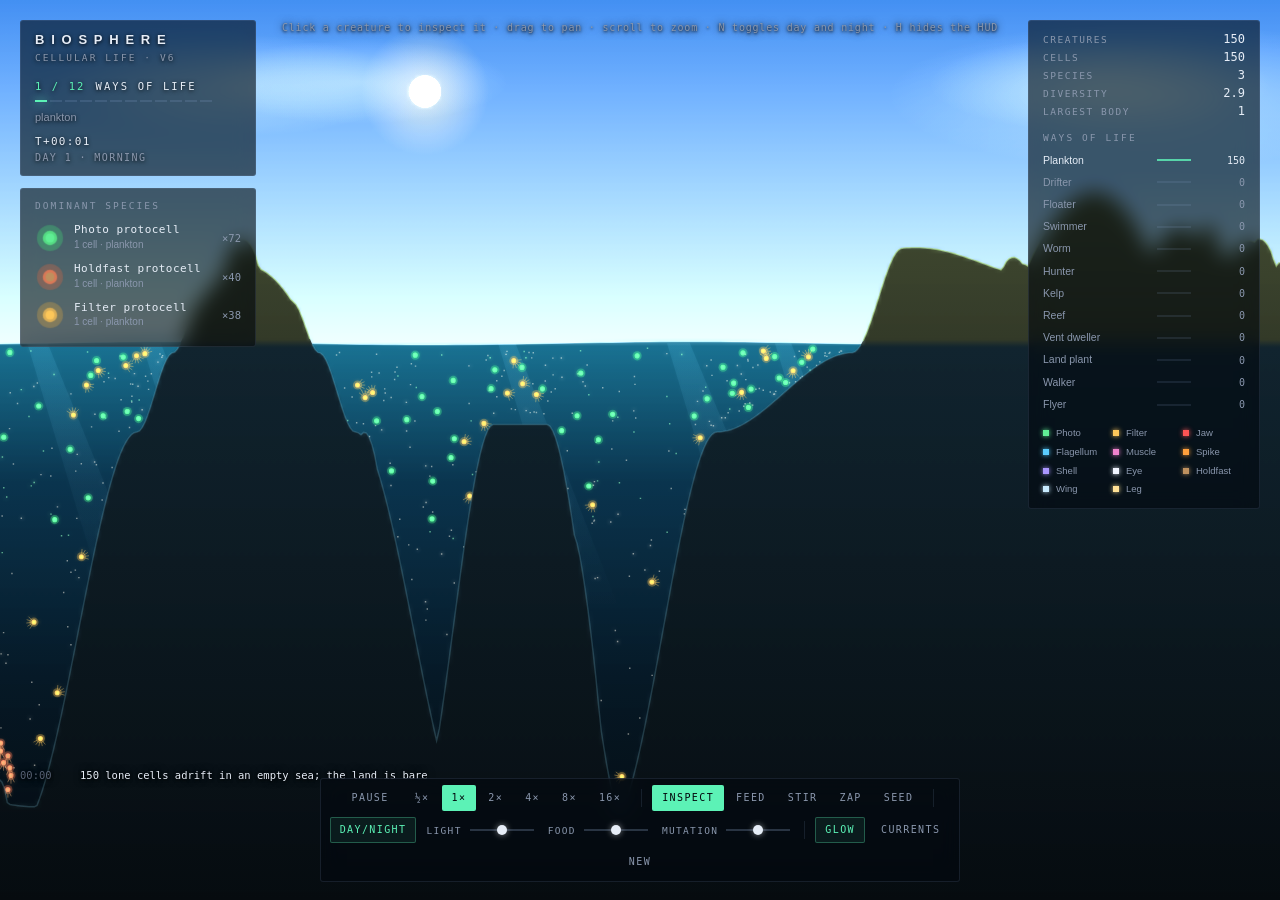
<file: demos/cellular-life/v6.html>
<!doctype html>
<html lang="en">
<head>
  <meta charset="utf-8">
  <meta name="viewport" content="width=device-width, initial-scale=1">
  <title>Biosphere</title>
  <link rel="icon" href="data:,">
  <!-- Generated by build.py from src/ - edit the sources, not this file. -->
  <style>
:root {
  --bg: #03070c;
  --ink: #e6edf7;
  --dim: #8a97ad;
  --faint: #566174;
  --line: rgba(150, 180, 220, 0.13);
  --glass: rgba(4, 9, 15, 0.62);
  --accent: #5cf2b6;
  --coral: #ff526e;
  --mono: ui-monospace, "SF Mono", SFMono-Regular, Menlo, Consolas, monospace;
  --sans: ui-sans-serif, -apple-system, BlinkMacSystemFont, "Helvetica Neue", "Segoe UI", sans-serif;
  color-scheme: dark;
}
* { box-sizing: border-box; }
[hidden] { display: none !important; }
html, body {
  margin: 0; height: 100%; overflow: hidden;
  background: var(--bg); color: var(--ink);
  font: 12px/1.45 var(--sans); -webkit-font-smoothing: antialiased;
}
#view { position: fixed; inset: 0; width: 100%; height: 100%; display: block; touch-action: none; }

/* HUD layer: transparent to the pointer except on its panels */
#hud { position: fixed; inset: 0; pointer-events: none; transition: opacity 0.3s; }
#hud .panel, #hud #brand { pointer-events: auto; }
body.bare #hud { opacity: 0; }
body.bare #hud * { pointer-events: none !important; }

.col { position: absolute; top: 20px; display: flex; flex-direction: column; gap: 12px; width: 236px; }
#left { left: 20px; }
#right { right: 20px; width: 232px; }
.panel {
  background: var(--glass); border: 1px solid var(--line); border-radius: 3px; padding: 12px 14px;
  backdrop-filter: blur(10px) saturate(1.2); -webkit-backdrop-filter: blur(10px) saturate(1.2);
}
h2 { margin: 0 0 9px; font: 400 9.5px/1 var(--mono); letter-spacing: 0.22em; text-transform: uppercase; color: var(--dim); }

/* brand and era */
#brand {
  padding: 12px 14px; text-shadow: 0 1px 4px #000;
  background: var(--glass); border: 1px solid var(--line); border-radius: 3px;
  backdrop-filter: blur(10px) saturate(1.2); -webkit-backdrop-filter: blur(10px) saturate(1.2);
}
.title { font: 600 13px/1 var(--sans); letter-spacing: 0.52em; }
.sub { margin-top: 7px; font: 9.5px/1 var(--mono); letter-spacing: 0.22em; text-transform: uppercase; color: var(--dim); }
.era { margin-top: 18px; font: 10.5px/1 var(--mono); letter-spacing: 0.2em; text-transform: uppercase; }
#era-num, #eco-num { color: var(--accent); margin-right: 10px; }
.era-track { display: flex; gap: 3px; margin: 9px 0 8px; }
.era-track.twelve i { flex-basis: 12px; }
.era-track i { flex: 0 0 26px; height: 2px; background: rgba(150, 180, 220, 0.16); transition: background 0.6s, box-shadow 0.6s; }
.era-track i.on { background: var(--accent); box-shadow: 0 0 8px rgba(92, 242, 182, 0.7); }
.era-desc { font-size: 11px; color: var(--dim); }
.clock { margin-top: 10px; font: 11px/1 var(--mono); letter-spacing: 0.12em; font-variant-numeric: tabular-nums; }

/* dominant forms */
#species { list-style: none; margin: 0; padding: 0; display: grid; gap: 2px; }
#species li {
  display: grid; grid-template-columns: 28px 1fr auto; align-items: center; gap: 10px;
  margin: 0 -8px; padding: 4px 8px; border-left: 1px solid transparent; border-radius: 2px; cursor: pointer;
}
#species li:hover { background: rgba(255, 255, 255, 0.04); }
#species li.on { border-left-color: var(--accent); background: rgba(92, 242, 182, 0.07); }
#species canvas { width: 28px; height: 28px; }
.f-txt { min-width: 0; }
.f-txt b { display: block; font: 500 11px/1.3 var(--mono); letter-spacing: 0.04em; white-space: nowrap; overflow: hidden; text-overflow: ellipsis; }
.f-txt span { display: block; font-size: 10px; color: var(--dim); white-space: nowrap; overflow: hidden; text-overflow: ellipsis; }
#species em { font: normal 10.5px var(--mono); color: var(--dim); font-variant-numeric: tabular-nums; }

/* stats */
.kv { margin: 0; display: grid; gap: 6px; }
.kv > div { display: flex; justify-content: space-between; align-items: baseline; gap: 12px; }
.kv dt { font: 9.5px/1 var(--mono); letter-spacing: 0.16em; text-transform: uppercase; color: var(--dim); white-space: nowrap; }
.kv dd { margin: 0; font: 12px/1 var(--mono); font-variant-numeric: tabular-nums; text-align: right; min-width: 0; overflow: hidden; text-overflow: ellipsis; white-space: nowrap; }
.kv.small dd { font-size: 11px; }
.comp { display: flex; height: 3px; gap: 1px; margin: 14px 0 10px; }
.comp i { display: block; height: 100%; transition: width 0.5s; }
.legend { list-style: none; margin: 0; padding: 0; display: grid; grid-template-columns: 1fr 1fr; gap: 5px 14px; }
.legend li { display: flex; align-items: center; gap: 7px; font-size: 10.5px; color: var(--dim); cursor: default; }
.legend i { width: 6px; height: 6px; flex: none; }
.legend b { margin-left: auto; font: 400 10px var(--mono); color: var(--ink); font-variant-numeric: tabular-nums; }
#right.inspecting .legend, #right.inspecting .comp { display: none; }

/* inspector */
.i-head { display: grid; grid-template-columns: 48px 1fr auto; gap: 12px; align-items: center; }
#i-glyph { width: 48px; height: 48px; }
#i-name { font: 600 12px/1.2 var(--mono); letter-spacing: 0.06em; color: var(--accent); overflow-wrap: anywhere; }
#i-role { margin-top: 4px; font-size: 10.5px; color: var(--dim); }
.icon { all: unset; cursor: pointer; align-self: start; padding: 0 3px; color: var(--dim); font-size: 17px; line-height: 1; }
.icon:hover { color: var(--ink); }
.i-status { margin: 13px 0 7px; font: 10px/1 var(--mono); letter-spacing: 0.16em; text-transform: uppercase; }
.meter { height: 2px; margin-bottom: 13px; background: rgba(150, 180, 220, 0.14); }
.meter i { display: block; width: 0; height: 100%; background: var(--accent); box-shadow: 0 0 6px rgba(92, 242, 182, 0.6); transition: width 0.25s; }
.genes { display: grid; gap: 6px; margin: 13px 0 11px; }
.gene { display: grid; grid-template-columns: 96px 1fr; align-items: center; gap: 8px; font-size: 10px; color: var(--dim); }
.gene u { display: block; height: 2px; text-decoration: none; background: rgba(150, 180, 220, 0.14); }
.gene u i { display: block; height: 100%; background: var(--ink); opacity: 0.75; }
.check { display: flex; align-items: center; gap: 7px; cursor: pointer; font: 9.5px var(--mono); letter-spacing: 0.16em; text-transform: uppercase; color: var(--dim); }
.check input { margin: 0; accent-color: var(--accent); }

/* event log: newest at the bottom, older lines fade upward */
#log {
  position: absolute; left: 20px; bottom: 78px; width: min(440px, 42vw);
  margin: 0; padding: 0; list-style: none; display: flex; flex-direction: column-reverse; gap: 4px;
}
#log li { display: grid; grid-template-columns: 52px 1fr; gap: 8px; font: 10.5px/1.35 var(--mono); color: var(--dim); text-shadow: 0 1px 3px #000, 0 0 8px #000; }
#log li:first-child { color: var(--ink); }
#log li:nth-child(n + 4) { opacity: 0.55; }
#log time { color: var(--faint); font-variant-numeric: tabular-nums; }
#log .k-era span { color: var(--accent); }
#log .k-extinct span { color: #c98a97; }
#log .k-first span, #log .k-lead span { color: var(--ink); }

/* timeline */
#timeline { position: absolute; right: 20px; bottom: 78px; width: 300px; padding: 10px 12px 8px; }
.tl-head { display: flex; justify-content: space-between; margin-bottom: 7px; font: 9.5px/1 var(--mono); letter-spacing: 0.18em; text-transform: uppercase; color: var(--dim); }
.tl-key i { display: inline-block; width: 10px; height: 2px; margin: 0 5px 2px 10px; vertical-align: middle; }
.k-max { background: var(--accent); }
.k-mean { background: rgba(230, 237, 247, 0.6); }
#chart { display: block; width: 100%; height: 64px; }

/* control bar */
#bar {
  position: absolute; left: 50%; bottom: 18px; transform: translateX(-50%);
  display: flex; flex-wrap: wrap; align-items: center; justify-content: center; gap: 6px;
  max-width: min(1000px, calc(100vw - 40px)); padding: 6px 8px; white-space: nowrap;
}
.btn {
  appearance: none; background: none; border: 1px solid transparent; border-radius: 2px; cursor: pointer;
  padding: 7px 9px; color: var(--dim); font: 10px/1 var(--mono); letter-spacing: 0.14em; text-transform: uppercase;
}
.btn:hover { color: var(--ink); border-color: var(--line); }
.btn.on { color: var(--bg); background: var(--accent); }
.btn.toggle.on { color: var(--accent); background: rgba(92, 242, 182, 0.08); border-color: rgba(92, 242, 182, 0.3); }
.btn:focus-visible, .icon:focus-visible, input:focus-visible { outline: 1px solid var(--accent); outline-offset: 2px; }
.seg { display: flex; gap: 2px; }
.sep { width: 1px; height: 18px; margin: 0 4px; background: var(--line); }
.slider { display: flex; align-items: center; gap: 8px; padding: 0 4px; font: 9.5px var(--mono); letter-spacing: 0.14em; text-transform: uppercase; color: var(--dim); }
.slider input { width: 64px; }
input[type="range"] { -webkit-appearance: none; appearance: none; height: 14px; margin: 0; background: transparent; cursor: pointer; }
input[type="range"]::-webkit-slider-runnable-track { height: 2px; background: rgba(150, 180, 220, 0.25); }
input[type="range"]::-webkit-slider-thumb {
  -webkit-appearance: none; width: 10px; height: 10px; margin-top: -4px; border-radius: 50%;
  background: var(--ink); box-shadow: 0 0 6px rgba(255, 255, 255, 0.5);
}
input[type="range"]::-moz-range-track { height: 2px; background: rgba(150, 180, 220, 0.25); }
input[type="range"]::-moz-range-thumb { width: 10px; height: 10px; border: 0; border-radius: 50%; background: var(--ink); }

.hint {
  position: absolute; left: 50%; top: 22px; transform: translateX(-50%);
  font: 10px var(--mono); letter-spacing: 0.08em; color: var(--dim); white-space: nowrap;
  text-shadow: 0 1px 3px #000, 0 0 8px #000; opacity: 0; transition: opacity 0.4s;
}
.hint.show { opacity: 1; }

@media (max-width: 1380px) {
  #timeline { display: none; }
  #bar { max-width: 640px; }
  #log { bottom: 118px; width: min(440px, 56vw); }
}
@media (max-width: 1040px) { .hint { display: none; } }
@media (max-height: 760px) { #forms { display: none; } }
@media (max-width: 840px) {
  #forms, #log, .legend, .comp { display: none; }
  .col { width: 200px; }
  #right { width: 196px; }
  .hint { display: none; }
}
@media (max-width: 560px) {
  .col { top: 12px; }
  #left { left: 16px; }
  #right { right: 16px; width: 150px; }
  #stats .kv > div:nth-child(n + 4), #bar .slider, #bar .sep, #t-glow, #t-flow, [data-speed="0"], [data-tool="stir"] { display: none; }
  .title { letter-spacing: 0.36em; }
  #bar { bottom: 12px; max-width: calc(100vw - 32px); }
}

/* ways of life */
.sub-h { margin: 16px 0 8px; }
.ecos { list-style: none; margin: 0 0 12px; padding: 0; display: grid; gap: 3px; }
.ecos li { display: grid; grid-template-columns: 1fr 34px 46px; align-items: center; gap: 8px; margin: 0 -6px; padding: 2px 6px; border-radius: 2px; font-size: 10.5px; color: var(--dim); cursor: pointer; }
.ecos li:hover { background: rgba(255, 255, 255, 0.04); }
.ecos li.on { background: rgba(92, 242, 182, 0.08); color: var(--ink); }
.ecos li.live { color: var(--ink); }
.ecos b { font: 400 10px var(--mono); text-align: right; font-variant-numeric: tabular-nums; }
.ecos u { display: block; height: 2px; text-decoration: none; background: rgba(150, 180, 220, 0.12); }
.ecos u i { display: block; height: 100%; background: var(--accent); opacity: 0.8; }
.legend.three { grid-template-columns: 1fr 1fr 1fr; gap: 5px 8px; }
.legend.three li { font-size: 9.5px; }
#right.inspecting .ecos, #right.inspecting .sub-h { display: none; }

.daytime { margin-top: 6px; font: 10px/1 var(--mono); letter-spacing: 0.14em; text-transform: uppercase; color: var(--dim); }
#bar { max-width: min(1100px, calc(100vw - 40px)); }
  </style>
</head>
<body>
<canvas id="view" aria-label="Simulated world, side on: sky, land and sea"></canvas>
<div id="hud">
  <div id="left" class="col">
    <header id="brand">
      <div class="title">BIOSPHERE</div>
      <div class="sub">Cellular life · v6</div>
      <div class="era"><span id="eco-num">0 / 12</span><span>ways of life</span></div>
      <div id="eco-track" class="era-track twelve" aria-hidden="true"><i></i><i></i><i></i><i></i><i></i><i></i><i></i><i></i><i></i><i></i><i></i><i></i></div>
      <div id="eco-desc" class="era-desc">lone cells adrift</div>
      <div id="clock" class="clock">T+00:00</div>
      <div id="daytime" class="daytime"></div>
    </header>
    <section id="forms" class="panel">
      <h2>Dominant species</h2>
      <ol id="species"></ol>
    </section>
  </div>

  <div id="right" class="col">
    <section id="stats" class="panel">
      <dl class="kv">
        <div><dt>Creatures</dt><dd id="s-orgs">0</dd></div>
        <div><dt>Cells</dt><dd id="s-cells">0</dd></div>
        <div><dt>Species</dt><dd id="s-species">0</dd></div>
        <div title="The effective number of species: how many equally common species would give the same variety"><dt>Diversity</dt><dd id="s-div">0</dd></div>
        <div><dt>Largest body</dt><dd id="s-max">0</dd></div>
      </dl>
      <h2 class="sub-h">Ways of life</h2>
      <ul id="ecos" class="ecos"></ul>
      <ul id="legend" class="legend three"></ul>
    </section>
    <section id="inspector" class="panel" hidden>
      <div class="i-head">
        <canvas id="i-glyph" width="96" height="96"></canvas>
        <div class="i-title"><div id="i-name"></div><div id="i-role"></div></div>
        <button id="i-close" class="icon" title="Close (Esc)" aria-label="Close">×</button>
      </div>
      <div id="i-status" class="i-status"></div>
      <div class="meter" title="Energy"><i id="i-energy"></i></div>
      <dl id="i-stats" class="kv small"></dl>
      <div id="i-genes" class="genes"></div>
      <label class="check"><input type="checkbox" id="i-follow"> Follow</label>
    </section>
  </div>

  <ol id="log" aria-live="polite"></ol>

  <section id="timeline" class="panel">
    <div class="tl-head"><span>Diversity</span><span class="tl-key"><i class="k-max"></i>Species<i class="k-mean"></i>Ways of life</span></div>
    <canvas id="chart"></canvas>
  </section>

  <nav id="bar" class="panel">
    <button id="play" class="btn" title="Pause (Space)">Pause</button>
    <div class="seg" role="group" aria-label="Speed">
      <button class="btn" data-speed="0" title="Half speed">½×</button>
      <button class="btn" data-speed="1" title="Normal speed">1×</button>
      <button class="btn" data-speed="2" title="Speed 2×">2×</button>
      <button class="btn" data-speed="3" title="Speed 4×">4×</button>
      <button class="btn" data-speed="4" title="Speed 8×">8×</button>
      <button class="btn" data-speed="5" title="Speed 16×">16×</button>
    </div>
    <span class="sep"></span>
    <div class="seg" role="group" aria-label="Tool">
      <button class="btn" data-tool="inspect" title="Inspect (1)">Inspect</button>
      <button class="btn" data-tool="feed" title="Feed (2)">Feed</button>
      <button class="btn" data-tool="stir" title="Stir (3)">Stir</button>
      <button class="btn" data-tool="zap" title="Zap (4)">Zap</button>
      <button class="btn" data-tool="seed" title="Seed (5)">Seed</button>
    </div>
    <span class="sep"></span>
    <button id="t-day" class="btn toggle on" title="Day and night (N)">Day/night</button>
    <label class="slider" title="Strength of the sunlight"><span>Light</span><input id="p-light" type="range" min="0" max="100" value="50"></label>
    <label class="slider" title="How much food falls and wells up"><span>Food</span><input id="p-food" type="range" min="0" max="100" value="50"></label>
    <label class="slider" title="How often offspring differ from their parents"><span>Mutation</span><input id="p-mut" type="range" min="0" max="100" value="50"></label>
    <span class="sep"></span>
    <button id="t-glow" class="btn toggle on" title="Glow (G)">Glow</button>
    <button id="t-flow" class="btn toggle" title="Show the currents (C)">Currents</button>
    <button id="new" class="btn" title="New world (R)">New</button>
  </nav>

  <div id="hint" class="hint"></div>
</div>
<script>
(() => {
'use strict';
// Biosphere (Cellular Life v6): a side view of a living world: sky, land and sea, from the
// clouds down to the deep seafloor. Geometry, cell types, genes, body plans and species.
// No DOM, so the simulation also runs headless in Node for tuning.

// ---- the world -----------------------------------------------------------------------------
// WW x WH units: x wraps round, y runs from the top of the sky (0) down to the deep seafloor.
const WW = 1800, WH = 1000, TPS = 30, TAU = Math.PI * 2;
const BIN = 25, BW = WW / BIN, BH = WH / BIN, NB = BW * BH; // grid for light, wind, current and food

const mod = (v, m) => ((v % m) + m) % m;
const wrapX = (x) => (x < 0 ? x + WW : x >= WW ? x - WW : x);
const wdx = (d) => (d > WW / 2 ? d - WW : d < -WW / 2 ? d + WW : d); // the short way round
const clamp = (v, lo, hi) => (v < lo ? lo : v > hi ? hi : v);
const binAt = (x, y) => clamp((y / BIN) | 0, 0, BH - 1) * BW + Math.min(BW - 1, (wrapX(x) / BIN) | 0);

// ---- helpers ---------------------------------------------------------------------------------
const rand = (a, b) => a + Math.random() * (b - a);
const randi = (n) => (Math.random() * n) | 0;
function gauss() {
  let u = 0;
  while (!u) u = Math.random();
  return Math.sqrt(-2 * Math.log(u)) * Math.cos(TAU * Math.random());
}
function hash32(n) {
  n = Math.imul(n ^ (n >>> 16), 0x45d9f3b);
  n = Math.imul(n ^ (n >>> 16), 0x45d9f3b);
  return (n ^ (n >>> 16)) >>> 0;
}
const angWrap = (a) => mod(a + Math.PI, TAU) - Math.PI;

// ---- cell types ---------------------------------------------------------------------------------
// buoy: positive floats, negative sinks. Each type does one job; doing many jobs at once
// means carrying many kinds of cell.
const PHOTO = 0, FILTER = 1, JAW = 2, FLAG = 3, MUSCLE = 4, SPIKE = 5, SHELL = 6, EYE = 7, HOLD = 8, WING = 9, LEG = 10, NT = 11;
const TYPES = [
  { name: 'Photo', role: 'harvests light; slightly buoyant', cost: 4, upkeep: 0.01, hp: 1, size: 1, buoy: 0.15, rgb: [96, 240, 150] },
  { name: 'Filter', role: 'strains drifting food from the water', cost: 4, upkeep: 0.009, hp: 1, size: 1, buoy: 0, rgb: [255, 200, 90] },
  { name: 'Jaw', role: 'bites creatures in front of it', cost: 5, upkeep: 0.016, hp: 1.5, size: 0.95, buoy: -0.2, rgb: [255, 84, 84] },
  { name: 'Flagellum', role: 'pushes away from the side it sticks out of', cost: 4, upkeep: 0.012, hp: 1, size: 0.8, buoy: 0, rgb: [90, 205, 255] },
  { name: 'Muscle', role: 'bends the body; chains of it swim like eels', cost: 5, upkeep: 0.012, hp: 1.5, size: 1, buoy: -0.1, rgb: [240, 130, 205] },
  { name: 'Spike', role: 'stings whatever touches it', cost: 5, upkeep: 0.015, hp: 1.5, size: 0.85, buoy: -0.3, rgb: [255, 160, 60] },
  { name: 'Shell', role: 'armour that also keeps the body from drying out in air; heavy', cost: 5, upkeep: 0.01, hp: 4, size: 1.1, buoy: -1, rgb: [170, 150, 255] },
  { name: 'Eye', role: 'sees food, prey, kin and threats', cost: 5, upkeep: 0.015, hp: 1, size: 0.85, buoy: 0, rgb: [240, 245, 255] },
  { name: 'Holdfast', role: 'anchors to the ground; roots draw water on land and food at vents', cost: 4, upkeep: 0.008, hp: 2, size: 1, buoy: -0.6, rgb: [190, 145, 95] },
  { name: 'Wing', role: 'a fin in water; lift in air', cost: 5, upkeep: 0.012, hp: 1, size: 0.9, buoy: 0, rgb: [200, 235, 255] },
  { name: 'Leg', role: 'walks on the ground or the seabed', cost: 4, upkeep: 0.01, hp: 1.5, size: 0.85, buoy: -0.2, rgb: [255, 225, 150] },
];
const COST = TYPES.map((t) => t.cost);
const UPKEEP = TYPES.map((t) => t.upkeep);
const cellRadius = (t, z) => (3 + 2.6 * z) * TYPES[t].size;

// ---- genes -------------------------------------------------------------------------------------
// Gait and behaviour ride alongside the body plan. tag is a neutral marker that drifts over
// the generations: creatures with close tags are kin, and never bite or sting each other.
const GENES = [
  ['f', 'Beat rate'], ['amp', 'Undulation'], ['pulse', 'Pulsing'], ['agility', 'Agility'],
  ['depth', 'Preferred depth'], ['light', 'Light seeking'], ['food', 'Foraging'], ['prey', 'Hunting'],
  ['flee', 'Caution'], ['school', 'Schooling'], ['settle', 'Settling'], ['invest', 'Offspring size'],
];
const GENE_KEYS = ['f', 'amp', 'wave', 'pulse', 'agility', 'depth', 'light', 'food', 'prey', 'flee', 'school', 'settle'];
function randomGenes() {
  const g = { tag: Math.random(), invest: rand(0.4, 0.6) };
  for (const k of GENE_KEYS) g[k] = Math.random();
  g.pulse = Math.random() < 0.3 ? g.pulse : 0;
  return g;
}
function mutateGenes(g, rate) {
  const c = { ...g };
  c.tag = mod(g.tag + gauss() * 0.01 * rate, 1);
  for (const k of GENE_KEYS) if (Math.random() < 0.2 * rate) c[k] = clamp(g[k] + gauss() * 0.12, 0, 1);
  if (Math.random() < 0.2 * rate) c.invest = clamp(g.invest + gauss() * 0.05, 0.15, 1);
  return c;
}
// Mating mixes two parents' genes, each gene from one or the other.
function crossGenes(a, b) {
  const c = { tag: mod(a.tag + angWrap((b.tag - a.tag) * TAU) / TAU / 2, 1) };
  for (const k of [...GENE_KEYS, 'invest']) c[k] = Math.random() < 0.5 ? a[k] : b[k];
  return c;
}

// ---- body plans ----------------------------------------------------------------------------------
// A plan is the zygote's type and size plus base cells {p, a, t, z}: parent (0 = the zygote,
// k = base cell k), angle from the parent's direction, type, and size 0..1. A global
// symmetry can copy every branch (mirrored, or repeated round the zygote), but mutations
// also grow chains, copy limbs and mirror single branches, so most symmetry is local.
const MAX_BODY = 48;
const SYMS = ['asymmetric', 'bilateral', 'triradial', 'tetraradial', 'pentaradial'];
const AXIAL = 0.14; // branches this close to straight ahead or behind lie on the body axis

function makePlan(root, rz, cells, sym) {
  const par = [-1], ang = [0], typ = [root], siz = [rz], dep = [0];
  const imgs = [[{ i: 0, sg: 1, ax: true }]];
  for (const c of cells) {
    const out = [];
    for (const Pm of imgs[c.p]) {
      let list;
      if (sym >= 2 && c.p === 0) {
        const k = sym + 1;
        list = [];
        for (let j = 0; j < k; j++) list.push({ a: c.a + (TAU * j) / k, sg: 1, ax: false });
      } else if (sym === 1 && Pm.ax) {
        const axial = Math.abs(c.a) < AXIAL || Math.PI - Math.abs(c.a) < AXIAL;
        list = axial ? [{ a: c.a, sg: 1, ax: true }] : [{ a: c.a, sg: 1, ax: false }, { a: -c.a, sg: -1, ax: false }];
      } else list = [{ a: Pm.sg * c.a, sg: Pm.sg, ax: false }];
      for (const L of list) {
        if (par.length >= MAX_BODY) return null;
        out.push({ i: par.length, sg: L.sg, ax: L.ax });
        par.push(Pm.i); ang.push(L.a); typ.push(c.t); siz.push(c.z); dep.push(dep[Pm.i] + 1);
      }
    }
    imgs.push(out);
  }
  const n = par.length, rad = new Float32Array(n), len = new Float32Array(n);
  const rx = new Float32Array(n), ry = new Float32Array(n), dir = new Float32Array(n);
  const count = new Int16Array(NT);
  let cost = 0, mass = 0, reach = 0, depthMax = 0, buoy = 0;
  for (let i = 0; i < n; i++) {
    const t = typ[i];
    rad[i] = cellRadius(t, siz[i]);
    count[t]++; cost += COST[t]; buoy += TYPES[t].buoy;
    mass += ((rad[i] * rad[i]) / 16) * (t === SHELL ? 2 : 1);
    depthMax = Math.max(depthMax, dep[i]);
    if (i === 0) continue;
    const p = par[i];
    len[i] = 0.88 * (rad[p] + rad[i]);
    dir[i] = (p === 0 ? 0 : dir[p]) + ang[i];               // resting pose, heading along +x
    rx[i] = rx[p] + Math.cos(dir[i]) * len[i];
    ry[i] = ry[p] + Math.sin(dir[i]) * len[i];
    reach = Math.max(reach, Math.hypot(rx[i], ry[i]) + rad[i]);
  }
  // Propulsion, in the body's frame. A flagellum pushes away from the side it sticks out
  // of, so flagella all round a body cancel out. Muscles deep in a chain undulate it and
  // drive it toward the zygote end, like an eel.
  let px = 0, py = 0, mx = 0, my = 0, mn = 0;
  for (let i = 0; i < n; i++) {
    if (typ[i] === FLAG || typ[i] === WING) {        // wings row like fins underwater
      const a = i === 0 ? Math.PI : dir[i], k = typ[i] === FLAG ? 1 : 0.6;
      px -= Math.cos(a) * k; py -= Math.sin(a) * k;
    } else if (typ[i] === MUSCLE && dep[i] >= 1) { mx += rx[i]; my += ry[i]; mn++; }
  }
  let swim = 0;
  if (mn >= 1) {
    const L = Math.hypot(mx, my) / mn;                      // how far the muscles sit behind
    if (L > 3) { const k = 0.7 * Math.min(mn, 10) * Math.min(1, L / 16); px -= (mx / mn / L) * k; py -= (my / mn / L) * k; swim = mn; }
  }
  const pMag = Math.hypot(px, py), fAng = pMag > 0.05 ? Math.atan2(py, px) : 0;
  // streamlining: drag rises with the body's width across its direction of travel
  let a0 = Infinity, a1 = -Infinity, b0 = Infinity, b1 = -Infinity;
  const cf = Math.cos(fAng), sf = Math.sin(fAng);
  for (let i = 0; i < n; i++) {
    const u = rx[i] * cf + ry[i] * sf, v = -rx[i] * sf + ry[i] * cf;
    a0 = Math.min(a0, u - rad[i]); a1 = Math.max(a1, u + rad[i]);
    b0 = Math.min(b0, v - rad[i]); b1 = Math.max(b1, v + rad[i]);
  }
  const length = a1 - a0, width = b1 - b0;
  let cx = 0, cy = 0;
  for (let i = 0; i < n; i++) { cx += rx[i]; cy += ry[i]; }
  return {
    root, rz, cells, sym, n, cost, mass, count, depthMax, buoy, pMag, fAng, swim,
    wings: count[WING], legs: count[LEG],
    drag: 0.45 + (1.1 * width) / (length + width), length, width,
    reach: Math.max(reach, rad[0]), cx: cx / n, cy: cy / n,
    kinds: count.reduce((a, c) => a + (c > 0 ? 1 : 0), 0),
    par: Int16Array.from(par), ang: Float32Array.from(ang), typ: Uint8Array.from(typ),
    dep: Uint8Array.from(dep), rad, len, rx, ry, dir,
  };
}

function randomType(not) {
  let t;
  do t = randi(NT); while (t === not);
  return t;
}

// Base cells in the branch that grows from base cell k (k included).
function subtree(cells, k) {
  const inside = new Set([k]);
  for (let j = k + 1; j < cells.length; j++) if (inside.has(cells[j].p - 1)) inside.add(j);
  return [...inside].sort((a, b) => a - b);
}

// Copy a branch onto parent q at angle a. sign -1 mirrors it.
function copyBranch(cells, list, q, a, sign) {
  const map = new Map();
  for (const j of list) {
    const c = cells[j], p = j === list[0] ? q : map.get(c.p - 1) + 1;
    map.set(j, cells.length);
    cells.push({ p, a: j === list[0] ? a : sign * c.a, t: c.t, z: c.z });
  }
}

// One random change to a body plan. Returns a new plan, or null if the change was invalid.
function mutatePlan(pl) {
  const cells = pl.cells.map((c) => ({ ...c }));
  let root = pl.root, rz = pl.rz, sym = pl.sym;
  const r = Math.random(), K = cells.length;
  if (r < 0.24) {                                   // bud a new cell anywhere
    const p = randi(K + 1), pt = p ? cells[p - 1].t : root;
    cells.push({ p, a: p ? angWrap(gauss() * 0.9) : rand(-Math.PI, Math.PI), t: Math.random() < 0.4 ? pt : randi(NT), z: Math.random() });
  } else if (r < 0.42) {                            // extend a chain: worms and stalks
    const leaves = [];
    for (let k = 0; k < K; k++) if (!cells.some((c) => c.p === k + 1)) leaves.push(k);
    const k = leaves.length ? leaves[randi(leaves.length)] : -1;
    const t = k < 0 ? root : cells[k].t;
    cells.push({ p: k + 1, a: k < 0 ? Math.PI : angWrap(gauss() * 0.25), t: Math.random() < 0.8 ? t : randi(NT), z: k < 0 ? rz : cells[k].z });
  } else if (r < 0.52) {                            // copy a limb onto another cell
    if (!K) return null;
    const k = randi(K), list = subtree(cells, k);
    if (list.length > 8) return null;
    const free = [];
    for (let q = 0; q <= K; q++) if (!list.includes(q - 1)) free.push(q);
    copyBranch(cells, list, free[randi(free.length)], angWrap(cells[k].a + gauss() * 0.8), 1);
  } else if (r < 0.6) {                             // mirror a limb across its parent
    if (!K) return null;
    const k = randi(K), list = subtree(cells, k);
    if (list.length > 8 || Math.abs(cells[k].a) < AXIAL) return null;
    copyBranch(cells, list, cells[k].p, -cells[k].a, -1);
  } else if (r < 0.7) {                             // lose an end cell
    const leaves = [];
    for (let k = 0; k < K; k++) if (!cells.some((c) => c.p === k + 1)) leaves.push(k);
    if (!leaves.length) return null;
    const k = leaves[randi(leaves.length)];
    cells.splice(k, 1);
    for (const c of cells) if (c.p > k + 1) c.p--;
  } else if (r < 0.84) {                            // a cell changes type
    const k = randi(K + 1);
    if (k === 0) root = randomType(root);
    else cells[k - 1].t = randomType(cells[k - 1].t);
  } else if (r < 0.96) {                            // a cell changes angle or size
    if (!K) rz = clamp(rz + gauss() * 0.25, 0, 1);
    else {
      const c = cells[randi(K)];
      if (Math.random() < 0.6) c.a = angWrap(c.a + gauss() * 0.4);
      else c.z = clamp(c.z + gauss() * 0.25, 0, 1);
    }
  } else {                                          // the whole body turns bilateral, or stops being
    sym = pl.sym ? 0 : 1;                           // (repeats round the body come only from copied limbs)
  }
  return makePlan(root, rz, cells, sym);
}

// How different two plans are. Becoming multicellular always counts as a big step.
function planDist(a, b) {
  let d = (a.root !== b.root) + (a.sym !== b.sym) + 0.6 * Math.abs(a.cells.length - b.cells.length);
  if ((a.n === 1) !== (b.n === 1)) d += 2;
  const n = Math.min(a.cells.length, b.cells.length);
  for (let i = 0; i < n; i++) {
    const x = a.cells[i], y = b.cells[i];
    d += (x.t !== y.t) + 0.5 * (x.p !== y.p) + 0.25 * Math.abs(angWrap(x.a - y.a)) + 0.25 * Math.abs(x.z - y.z);
  }
  return d;
}

// ---- species ----------------------------------------------------------------------------------------
// A species is a cluster of similar plans around a founding plan. A child whose plan has
// drifted far enough from its species' founder starts a new species, with a related colour.
const SPECIES_D = 2.2;
let speciesSeq = 0;
const SYL1 = ['Thal', 'Nere', 'Pela', 'Cora', 'Myx', 'Sal', 'Teth', 'Aby', 'Med', 'Cten', 'Siph',
  'Noct', 'Vel', 'Ech', 'Plan', 'Aur', 'Lum', 'Hyd', 'Zo', 'Oph', 'Phy', 'Glau', 'Ben', 'Lam'];
const SYL2 = ['ella', 'ia', 'ops', 'ix', 'ara', 'ina', 'oda', 'ula', 'ena', 'ys', 'aster', 'opsis',
  'ora', 'eon', 'ite', 'ax', 'is', 'ana', 'ea', 'on', 'ura', 'ida', 'ella', 'oma'];

function newSpecies(proto, hue, parent, name) {
  const id = ++speciesSeq, h = hash32(id * 7919 + 13);
  const sp = {
    id, proto, hue: mod(hue, 360), parent: parent ? parent.name : '', kids: [],
    name: name || SYL1[h % SYL1.length] + SYL2[(h >>> 11) % SYL2.length] + '-' + id,
    born: world.t, alive: 0, peak: 0, total: 0, cells: 0, mass: 0, blight: 0, blightT: -1e9, glyph: null,
  };
  if (parent) parent.kids.push(sp);
  return sp;
}

function speciesFor(sp, plan) {
  if (plan === sp.proto || planDist(plan, sp.proto) < SPECIES_D) return sp;
  sp.kids = sp.kids.filter((k) => k.alive > 0);
  for (const k of sp.kids) if (planDist(plan, k.proto) < SPECIES_D) return k;
  return newSpecies(plan, sp.hue + (Math.random() < 0.5 ? -1 : 1) * rand(18, 45), sp);
}

// Biosphere: a living world, side on: sky, land and sea. Creatures are soft bodies of cells
// that grow from a single zygote cell along their body plan. Sunlight crosses the air, is
// shaded by whatever photosynthesises above, and fades with depth under water; it comes and
// goes with the day. Out of the water bodies fall unless wings hold them up, walk on legs,
// and dry out unless shells or roots protect them. No DOM, so it also runs in Node.

const P = { light: 0.5, food: 0.5, mutation: 0.5, daynight: true }; // settings

// ---- tuning --------------------------------------------------------------------------------------
const SEA = 380;                // mean sea level
const TIDE = 12, TIDE_T = 75;   // tide height, and its period in seconds
const DAY = 80;                 // seconds in a day, when day and night are on
const MOON = 0.06;              // light at night, as a share of noon's
const DEPTH = 380;              // under water, light falls to 1/e every this many units down
const PHOTO_GAIN = 0.065;       // energy per tick from one photo cell in full light
const BIN_CAP = 3;              // photo cells one patch of light feeds at the full rate
const SHADE_K = 0.02;           // how much each unit of light demand shades what is below
const SHADE = 2 * BIN_CAP;      // demand above which light-feeders stop breeding there
const CHEMO = 0.05, VENT_R = 130, VENT_CAP = 30; // what a vent gives an anchored creature
const ROOTED = 1.6;             // how much better an anchored photo cell does, fed by the ground
const DRY = 0.04;               // energy per tick lost by each unprotected cell out of the water
const GRAZE_COOL = 4;
const BITE_RATE = 0.16, STING_RATE = 0.2, SHELL_BLOCK = 0.9, PREY_SHARE = 0.8, HANDLING = 30;
const THRUST = 0.2, DRAG = 0.08, VMAX = 1.8, FOLLOW = 0.4, SWAY = 0.5, BUOY = 0.01, TRIM = 0.006;
const GRAVITY = 0.045;          // fall per tick per tick, out of the water
const AIR_DRAG = 0.03;
const LIFT = 0.12;              // lift per wing at full effort, per unit of mass
const WALK = 0.1;               // push per leg on the ground, per unit of mass
const MOVE_COST = 0.003;        // energy per tick per unit of propulsion at full effort
const GROW_EVERY = 8, LIFE_BASE = 75, LIFE_PER_CELL = 1; // long enough to live through a night
const KIN = 0.05, STRUCT_RATE = 0.14;
const SENSE_BASE = 40, SENSE_EYE = 40, SENSE_MAX = 160;
const BLIGHT_SHARE = 0.25;      // a species holding more than this share of multicellular life sickens
const MAX_ORGS = 2000, MAX_CELLS = 6000, MAX_FOOD = 6000;
const VENT_RATE = 0.6, SNOW_RATE = 0.12, BLOOM_RATE = 1.6, SPORE_RATE = 0.002, FOOD_E = 1.4, SINK = 0.15;
const ROT = [0.9993, 0.998, 0.997, 0.999]; // per tick: marine snow and litter, plankton, vent broth, spores
const SCALE = Float32Array.from({ length: MAX_BODY + 1 }, (_, n) => (n ? Math.max(0.85, n ** -0.1) : 1));
const M_DRIFT = 0, M_GROW = 1, M_WANDER = 2, M_FORAGE = 3, M_HUNT = 4, M_FLEE = 5, M_LIGHT = 6, M_SCHOOL = 7, M_SETTLE = 8, M_ROOT = 9;
const MODE_NAMES = ['Drifting', 'Growing', 'Wandering', 'Foraging', 'Hunting', 'Fleeing', 'Seeking light', 'Schooling', 'Settling', 'Rooted'];

// ---- ways of life, read from a creature's body and situation ---------------------------------------
const ECO = [
  ['Plankton', 'single cells adrift', ''],
  ['Drifter', 'colonies carried by the current', 'Drifting colonies form'],
  ['Floater', 'buoyant light-feeders at the surface', 'Floaters bloom at the surface'],
  ['Swimmer', 'bodies driven by flagella or fins', 'Swimmers take to open water'],
  ['Worm', 'undulating swimmers and seabed crawlers', 'Worms appear'],
  ['Hunter', 'swimmers with jaws', 'Hunters appear'],
  ['Kelp', 'anchored light-feeders under water', 'Kelp takes root'],
  ['Reef', 'anchored filter-feeders', 'Reefs form on the seabed'],
  ['Vent dweller', 'anchored at the vents', 'Life gathers at the vents'],
  ['Land plant', 'rooted on dry land', 'Plants colonise the land'],
  ['Walker', 'moving about on dry land', 'Animals walk onto the land'],
  ['Flyer', 'living in the air', 'Life takes to the air'],
];
const E_PLANK = 0, E_DRIFT = 1, E_FLOAT = 2, E_SWIM = 3, E_WORM = 4, E_HUNT = 5;
const E_KELP = 6, E_REEF = 7, E_VENT = 8, E_PLANT = 9, E_WALK = 10, E_FLY = 11, NE = 12;

// ---- state ------------------------------------------------------------------------------------------
const FLOOR = new Float32Array(WW);
const floorAt = (x) => FLOOR[Math.min(WW - 1, wrapX(x) | 0)];
let seaY = SEA, sun = 1;        // the sea level and the strength of the sun, this tick
const light = new Float32Array(NB), demandNow = new Float32Array(NB), demandPrev = new Float32Array(NB);
const flowU = new Float32Array(NB), flowV = new Float32Array(NB);
const fx = new Float32Array(MAX_FOOD), fy = new Float32Array(MAX_FOOD), fe = new Float32Array(MAX_FOOD);
const fvy = new Float32Array(MAX_FOOD), fk = new Uint8Array(MAX_FOOD); // vertical speed; kind
const fhead = new Int32Array(NB).fill(-1), fnext = new Int32Array(MAX_FOOD);
let nFood = 0;
// every living cell, hashed into 20-unit buckets each tick, for contact and sight
const HB = 20, HBW = WW / HB, HBH = WH / HB, HMAX = MAX_CELLS + 4000;
const hhead = new Int32Array(HBW * HBH).fill(-1), hnext = new Int32Array(HMAX);
const hx = new Float32Array(HMAX), hy = new Float32Array(HMAX), hr = new Float32Array(HMAX);
const ho = new Int32Array(HMAX), hi = new Uint8Array(HMAX);
let nCells = 0;

const slots = [], freeSlots = [];
const world = { t: 0, seq: 0, orgs: [], born: [], species: new Set(), events: [], flags: {}, links: [], swirls: [], vents: [] };

class Org {
  constructor(slot, plan, genes, sp, x, y, h, E, gen) {
    const n = plan.n, t0 = plan.typ[0];
    this.slot = slot; this.id = ++world.seq;
    this.plan = plan; this.genes = genes; this.sp = sp;
    this.x = new Float32Array(n); this.y = new Float32Array(n); // cell positions, unwrapped round the zygote
    this.s = new Float32Array(n);                                // growth of each cell, 0..1
    this.hp = new Float32Array(n); this.on = new Uint8Array(n); this.cool = new Uint8Array(n);
    this.count = new Int16Array(NT);
    this.x[0] = x; this.y[0] = y; this.s[0] = 0.45; this.hp[0] = TYPES[t0].hp; this.on[0] = 1;
    this.n = 1; this.count[t0] = 1;
    this.h = h; this.want = h; this.vx = 0; this.vy = 0; this.phase = rand(0, TAU);
    this.cap = 10 + 1.5 * plan.cost;
    this.e0 = 1 + genes.invest * plan.cost;                      // energy given to each offspring
    this.seed = this.e0 + COST[t0] + 1;                          // what an offspring costs, zygote cell included
    this.repE = this.seed + (P.daynight ? 0.35 : 0.2) * this.cap; // keep enough back to get through the night
    this.E = E; this.age = 0; this.gen = gen;
    this.life = Math.round(TPS * (LIFE_BASE + LIFE_PER_CELL * n) * rand(0.8, 1.2));
    this.mass = 0.3; this.buoy = 0; this.prop = 0; this.income = 0; this.win = 0; this.urge = 0.6; this.effort = 0;
    this.grown = n === 1; this.alive = true; this.anchored = false; this.ay = 0; this.vent = 0; this.ventIdx = -1;
    this.ground = false; this.air = 0; this.wet = true; this.eco = E_PLANK;
    this.kills = 0; this.kids = 0; this.mates = 0; this.cause = ''; this.full = 0;
    this.mode = M_DRIFT; this.tx = 0; this.ty = 0; this.seen = 0;
  }
}

// ---- the world ---------------------------------------------------------------------------------------
const smooth = (a, b, t) => a + (b - a) * t * t * (3 - 2 * t);
// The height of a coast at distance d from a landmass's centre: highlands, a beach, a
// shallow shelf, then the slope down to the deep.
function coast(d, w, top, beach, shelf, slope) {
  if (d < w) return top;
  if ((d -= w) < beach) return smooth(top, SEA + 12, d / beach);
  if ((d -= beach) < shelf) return smooth(SEA + 12, SEA + 100, d / shelf);
  if ((d -= shelf) < slope) return smooth(SEA + 100, 920, d / slope);
  return Infinity;
}

function makeTerrain() {
  const ph = Array.from({ length: 5 }, () => rand(0, TAU));
  const land = { c: rand(0, WW), w: rand(170, 220) };
  const isle = { c: mod(land.c + WW / 2 + rand(-100, 100), WW), w: rand(35, 55) };
  const mount = { c: mod(isle.c + (Math.random() < 0.5 ? -1 : 1) * rand(260, 330), WW), w: rand(40, 70), top: rand(470, 520) };
  for (let x = 0; x < WW; x++) {
    let y = 905 + 14 * Math.sin((TAU * x) / WW + ph[0]) + 8 * Math.sin((TAU * 3 * x) / WW + ph[1]) + 4 * Math.sin((TAU * 11 * x) / WW + ph[2]);
    // the continent: rolling highlands with a peak, a beach, a wide shallow shelf
    const dl = Math.abs(wdx(x - land.c));
    const hills = SEA - 70 - 35 * (0.5 + 0.5 * Math.sin(x * 0.021 + ph[3])) - 90 * Math.max(0, 1 - (dl / 70) ** 2);
    y = Math.min(y, coast(dl, land.w, hills, 55, 150, 120));
    // a steep volcanic island
    const di = Math.abs(wdx(x - isle.c));
    y = Math.min(y, coast(di, isle.w, SEA - 45 - 40 * Math.max(0, 1 - (di / isle.w) ** 2), 30, 40, 130));
    // a seamount
    const dm = Math.abs(wdx(x - mount.c)) / mount.w;
    if (dm < 2) y = Math.min(y, smooth(mount.top, 920, Math.min(1, Math.max(0, dm - 0.5) / 1.5)));
    FLOOR[x] = y;
  }
  for (let k = 0; k < 10; k++) {
    const c = rand(0, WW), w = rand(8, 26), h = rand(8, 30);
    for (let dx = -w; dx <= w; dx++) {
      const x = mod(Math.round(c + dx), WW);
      FLOOR[x] -= h * Math.max(0, 1 - (dx / w) ** 2) ** 0.7;
    }
  }
  world.land = land; world.isle = isle;
  world.vents = [];
  for (let k = 0; k < 60 && world.vents.length < 3; k++) {
    const x = rand(0, WW);
    if (FLOOR[x | 0] < 820 || world.vents.some((v) => Math.abs(wdx(v.x - x)) < 200)) continue;
    world.vents.push({ x, y: FLOOR[x | 0] - 2, load: 0 });
  }
}

function resetWorld(seeds = 150) {
  demandNow.fill(0); demandPrev.fill(0); fhead.fill(-1); hhead.fill(-1);
  nFood = 0; nCells = 0; speciesSeq = 0;
  slots.length = 0; freeSlots.length = 0;
  Object.assign(world, {
    t: 0, seq: 0, orgs: [], born: [], species: new Set(), events: [], flags: {}, links: [], swirls: [],
    births: 0, deaths: 0, kills: 0, matings: 0, top: [], lead: null, leadT: -1e9,
    stats: { orgs: 0, cells: 0, multi: 0, species: 0, maxN: 0, wavg: 0, div: 1, ecoN: 0, eco: new Int32Array(NE), types: new Int32Array(NT) },
    hist: { every: TPS, next: 0, t: [], div: [], eco: [], max: [] },
    modes: [[1, 1], [2, 1], [3, 2]].map(([m, k]) => ({
      kx: (TAU * m) / WW, ky: (Math.PI * k) / (WH - SEA), a: rand(0.1, 0.16) / Math.max((TAU * m) / WW, (Math.PI * k) / (WH - SEA)),
      px: rand(0, TAU), dx: rand(-1, 1) * 0.02, cx: 0,
    })),
    clouds: Array.from({ length: 4 }, () => ({ x0: rand(0, WW), v: rand(-1, 1) * 4, w: rand(90, 200), k: rand(0.2, 0.4) })),
    surfaceDrift: (Math.random() < 0.5 ? -1 : 1) * rand(0.15, 0.3),
    wind: (Math.random() < 0.5 ? -1 : 1) * rand(0.25, 0.45),
  });
  makeTerrain();
  tick0();
  updateFlow();
  updateLight();
  for (let i = 0; i < 700; i++) {
    const x = rand(0, WW), f = floorAt(x);
    if (f > SEA + 20) addFood(x, rand(SEA + 10, f - 10), FOOD_E, 0, 0);
  }
  // the first cells drift in the sunlit sea; a few cling near the vents. The land is bare.
  for (let i = 0, tries = 0; i < seeds && tries < seeds * 20; tries++) {
    const r = Math.random(), t = r < 0.55 ? PHOTO : r < 0.88 ? FILTER : HOLD, sp = protoSpecies(t);
    const v = world.vents[randi(world.vents.length)], x = t === HOLD && v ? v.x + rand(-60, 60) : rand(0, WW), f = floorAt(x);
    if (f < SEA + 40) continue;
    const y = t === PHOTO ? rand(SEA + 8, Math.min(f - 10, SEA + 220)) : t === HOLD ? f - rand(10, 40) : rand(SEA + 10, f - 20);
    const g = randomGenes();
    if (t === HOLD) g.settle = rand(0.6, 1);
    spawn(sp.proto, g, sp, x, y, rand(0, TAU), 4, 0, null);
    i++;
  }
  flushBorn();
  hashCells();
  hashFood();
  logEvent('first', `${world.born.length + world.orgs.length} lone cells adrift in an empty sea; the land is bare`);
  census();
}

// The tide and the sun.
function tick0() {
  const secs = world.t / TPS;
  seaY = SEA + TIDE * Math.sin((TAU * secs) / TIDE_T);
  sun = P.daynight ? sunAt(dayPhase()) : 1;
}
// Days run a little longer than nights.
const sunAt = (phase) => Math.pow(clamp((Math.sin(TAU * phase) + 0.3) / 1.3, 0, 1), 0.6);
// How bright days must be for a whole day to bring as much light as constant light does.
const DAY_MEAN = Array.from({ length: 200 }, (_, i) => MOON + (1 - MOON) * sunAt(i / 200)).reduce((a, b) => a + b) / 200;
const dayPhase = () => mod(world.t / TPS / DAY + 0.12, 1); // 0 sunrise, 0.25 noon, 0.5 sunset

// Sunlight, dimmed by drifting cloud, crosses the air, then fades with depth in the sea.
// Whatever photosynthesises shades what is beneath it, and no light passes into the ground.
function updateLight() {
  // with day and night on, days are brighter so that a whole day brings as much light
  const secs = world.t / TPS, k = (0.4 + 1.2 * P.light) * (P.daynight ? (MOON + (1 - MOON) * sun) / DAY_MEAN : 1);
  const fall = Math.exp(-BIN / DEPTH);
  for (let bx = 0; bx < BW; bx++) {
    const x = (bx + 0.5) * BIN, floor = FLOOR[x | 0];
    let L = k;
    for (const c of world.clouds) {
      const d = wdx(x - mod(c.x0 + c.v * secs, WW)) / c.w;
      L *= 1 - c.k * Math.exp(-d * d);
    }
    for (let by = 0; by < BH; by++) {
      const b = by * BW + bx, y = (by + 0.5) * BIN;
      if (y > floor) { light[b] = 0; L = 0; continue; }
      if (y > seaY) L *= y - BIN < seaY ? Math.exp(-(y - seaY) / DEPTH) : fall;
      light[b] = L;
      L *= Math.exp(-SHADE_K * demandPrev[b]);
    }
  }
}

// Under water, a surface drift that fades with depth plus slow eddies (the curl of a few
// shifting waves) that cannot cross the surface or the seabed. In the air, a gusting wind.
function updateFlow() {
  const secs = world.t / TPS, sw = world.swirls;
  for (const m of world.modes) m.cx = m.px + m.dx * secs;
  const gust = world.wind * (0.6 + 0.4 * Math.sin((TAU * secs) / 140));
  for (let by = 0; by < BH; by++) {
    const y = (by + 0.5) * BIN;
    for (let bx = 0; bx < BW; bx++) {
      const x = (bx + 0.5) * BIN, floor = FLOOR[x | 0], b = by * BW + bx;
      let u = 0, v = 0;
      if (y > floor) { flowU[b] = 0; flowV[b] = 0; continue; }
      if (y <= seaY) {
        u = gust * (0.6 + 0.4 * Math.sin(x * 0.004 + secs * 0.05));
        v = 0.06 * Math.sin(x * 0.012 + secs * 0.3) * Math.min(1, (floor - y) / 80);
      } else {
        const d = y - seaY, depth = 0.35 + 0.65 * Math.exp(-d / 320);
        u = world.surfaceDrift * Math.exp(-d / 160);
        for (const m of world.modes) {
          const sx = Math.sin(m.kx * x + m.cx), cx = Math.cos(m.kx * x + m.cx);
          const sy = Math.sin(m.ky * (y - SEA)), cy = Math.cos(m.ky * (y - SEA));
          u += m.a * m.ky * sx * cy * depth;
          v -= m.a * m.kx * cx * sy * depth;
        }
        v *= Math.min(1, d / 60, (floor - y) / 60);
      }
      for (const s of sw) {
        const dx = wdx(x - s.x), dy = y - s.y, f = s.str * Math.exp(-(dx * dx + dy * dy) / (s.r * s.r));
        u += s.u * f; v += s.v * f;
      }
      flowU[b] = u; flowV[b] = v;
    }
  }
  for (let i = sw.length - 1; i >= 0; i--) if ((sw[i].str *= 0.96) < 0.02) sw.splice(i, 1);
}

let FU = 0, FV = 0; // sampleFlow's result
function sampleFlow(x, y) {
  const gx = wrapX(x) / BIN - 0.5, gy = clamp(y / BIN - 0.5, 0, BH - 1.001);
  const x0 = Math.floor(gx), y0 = Math.floor(gy), tx = gx - x0, ty = gy - y0;
  const xa = (x0 + BW) % BW, xb = (x0 + 1) % BW, ya = y0 * BW, yb = Math.min(BH - 1, y0 + 1) * BW;
  const a = ya + xa, b = ya + xb, c = yb + xa, d = yb + xb;
  const w00 = (1 - tx) * (1 - ty), w10 = tx * (1 - ty), w01 = (1 - tx) * ty, w11 = tx * ty;
  FU = flowU[a] * w00 + flowU[b] * w10 + flowU[c] * w01 + flowU[d] * w11;
  FV = flowV[a] * w00 + flowV[b] * w10 + flowV[c] * w01 + flowV[d] * w11;
}

function addFood(x, y, e, kind, vy) {
  if (nFood >= MAX_FOOD || e < 0.15) return;
  fx[nFood] = mod(x, WW); fy[nFood] = clamp(y, 2, WH - 2); fe[nFood] = e; fk[nFood] = kind; fvy[nFood] = vy;
  nFood++;
}

// ---- birth and death ---------------------------------------------------------------------------------
function protoSpecies(t) {
  for (const sp of world.species) if (!sp.parent && sp.proto.n === 1 && sp.proto.root === t) return sp;
  return newSpecies(makePlan(t, 0.5, [], 0), t === PHOTO ? 140 : t === FILTER ? 40 : 15, null, TYPES[t].name + ' protocell');
}

function spawn(plan, genes, sp, x, y, h, E, gen, parent) {
  const slot = freeSlots.length ? freeSlots.pop() : slots.length;
  const o = new Org(slot, plan, genes, sp, mod(x, WW), clamp(y, 4, floorAt(x) - 4), h, E, gen);
  slots[slot] = o;
  world.born.push(o);
  if (sp.alive++ === 0) world.species.add(sp);
  sp.total++;
  if (sp.alive > sp.peak) sp.peak = sp.alive;
  if (parent) { parent.kids++; o.vx = parent.vx * 0.5; o.vy = parent.vy * 0.5; }
  world.births++;
  return o;
}

function flushBorn() {
  for (const o of world.born) if (o.alive) world.orgs.push(o);
  world.born.length = 0;
}

function die(o, cause, remains = true) {
  if (!o.alive) return;
  o.alive = false; o.cause = cause;
  const pl = o.plan, spare = Math.max(0, o.E) / Math.max(1, o.n);
  if (remains) {
    for (let i = 0; i < pl.n; i++) if (o.on[i]) addFood(o.x[i], o.y[i], COST[pl.typ[i]] * 0.4 + spare * 0.5, 0, 0);
  }
  slots[o.slot] = null; freeSlots.push(o.slot);
  if (--o.sp.alive === 0) extinct(o.sp);
  world.deaths++;
}

function extinct(sp) {
  world.species.delete(sp);
  if (sp.proto.n > 1 && sp.peak >= 50) logEvent('extinct', `${sp.name} died out after peaking at ${sp.peak}`, sp);
}

// Lose cell i and everything that grew from it. Losing the zygote cell is fatal.
function cutCell(o, i, food) {
  if (i === 0) return die(o, o.cause || 'eaten');
  const pl = o.plan;
  o.on[i] = 0; o.n--;
  if (food) addFood(o.x[i], o.y[i], COST[pl.typ[i]] * 0.4, 0, 0);
  for (let j = i + 1; j < pl.n; j++) {
    if (o.on[j] && !o.on[pl.par[j]]) {
      o.on[j] = 0; o.n--;
      addFood(o.x[j], o.y[j], COST[pl.typ[j]] * 0.4, 0, 0);
    }
  }
  o.grown = false;
}

const kin = (a, b) => {
  const d = Math.abs(a.genes.tag - b.genes.tag);
  return (d > 0.5 ? 1 - d : d) < KIN;
};

// ---- a tick of one creature's life --------------------------------------------------------------------
function live(o) {
  const pl = o.plan, n = pl.n;
  o.age++;
  if (o.full) o.full--;
  let gain = 0, mass = 0, buoy = 0, dry = 0;
  o.count.fill(0);
  o.wet = o.y[0] > seaY;
  sampleFlow(o.x[0], o.y[0]);
  const rel = Math.hypot(FU - o.vx, FV - o.vy);               // water or air streaming past
  const soil = o.anchored ? ROOTED : 1;                       // rooted light-feeders draw on the ground
  for (let i = 0; i < n; i++) {
    if (!o.on[i]) continue;
    const t = pl.typ[i], s = o.s[i], r = pl.rad[i] * s;
    o.count[t]++;
    mass += ((r * r) / 16) * (t === SHELL ? 2 : 1);
    buoy += TYPES[t].buoy * s;
    if (s < 1) o.s[i] = Math.min(1, s + 0.035);
    const wet = o.y[i] > seaY;
    if (o.y[i] < seaY - 6) dry++;                            // the splash zone stays wet
    if (t === PHOTO) {
      const b = binAt(o.x[i], o.y[i]), share = BIN_CAP / demandPrev[b];
      demandNow[b] += 1;
      // the glare right at the surface inhibits photosynthesis, so light-feeders spread down
      const glare = wet ? 0.55 + 0.45 * (1 - Math.exp(-(o.y[i] - seaY) / 20)) : 1;
      const got = PHOTO_GAIN * soil * glare * light[b] * (share < 1 ? share : 1) * s;
      gain += got;
      // plants on land shed spores into the wind, a little of what they make
      if (!wet && o.anchored && Math.random() < SPORE_RATE) { addFood(o.x[i], o.y[i] - 4, 0.9, 3, -0.03); gain -= 0.9; }
    } else if (t === FILTER) {
      if (o.cool[i]) o.cool[i]--;
      else gain += graze(o, i, rel);
    }
  }
  // an anchored body draws on its vent through its holdfast; each vent's output is shared
  if (o.anchored && o.count[HOLD] && o.wet) {
    const v = world.vents[o.ventIdx];
    gain += 0.002 + (v ? CHEMO * o.vent * Math.min(1, VENT_CAP / Math.max(1, v.load)) : 0);
  }
  o.mass = Math.max(0.2, mass);
  o.buoy = buoy;
  let up = 0;
  for (let t = 0; t < NT; t++) up += o.count[t] * UPKEEP[t] * (t === PHOTO ? 0.3 + 0.7 * sun : 1); // dormant at night
  // out of the water, cells dry out unless shells cover them or roots draw water
  const shield = 3 * o.count[SHELL] + (o.anchored ? 5 * o.count[HOLD] : 0);
  const thirst = DRY * Math.max(0, dry - shield);
  const prop = o.anchored || (!o.grown && o.n < 2) ? 0 : propulsion(o);
  o.prop = prop;
  const loco = o.anchored ? 0 : prop + o.count[WING] + o.count[LEG];
  o.effort = loco ? gait(o) * o.urge : 0;
  up = up * SCALE[o.n] * (1 + 1.5 * o.sp.blight) + MOVE_COST * loco * o.effort * o.effort + thirst;
  o.income = gain;
  o.E += gain - up;
  if (o.E > o.cap) o.E = o.cap;
  if (o.E <= 0) return die(o, thirst > gain * 0.5 && dry ? 'dried out' : 'starved');
  if (o.age > o.life) return die(o, 'died of old age');
  if (o.sp.blight > 0.05 && Math.random() < 0.001 * o.sp.blight) return die(o, 'killed by blight');
  if (!o.grown) {
    if ((world.t + o.slot) % GROW_EVERY === 0) grow(o);
  } else if (o.E >= o.repE) reproduce(o);
  if ((world.t + o.slot) % 5 === 0) think(o);
  move(o);
}

// How much of the plan's swimming propulsion the body has grown so far.
function propulsion(o) {
  const pl = o.plan;
  if (pl.pMag < 0.05) return 0;
  const k = (o.count[FLAG] + o.count[MUSCLE] + o.count[WING]) / Math.max(1, pl.count[FLAG] + pl.count[MUSCLE] + pl.count[WING]);
  return pl.pMag * k;
}

// A filter cell takes the nearest morsel within reach; more water (or air) streaming past
// widens its reach, and anchored filter-feeders spread tentacles.
function graze(o, i, rel) {
  const reach = o.plan.rad[i] * o.s[i] + (o.anchored ? 12 : 6) + 5 * Math.min(1.5, rel), r2 = reach * reach;
  const x = wrapX(o.x[i]), y = o.y[i];
  const bx = Math.min(BW - 1, (x / BIN) | 0), by = clamp((y / BIN) | 0, 0, BH - 1);
  for (let dy = -1; dy <= 1; dy++) {
    const yy = by + dy;
    if (yy < 0 || yy >= BH) continue;
    for (let dx = -1; dx <= 1; dx++) {
      for (let k = fhead[yy * BW + ((bx + dx + BW) % BW)]; k >= 0; k = fnext[k]) {
        if (fe[k] <= 0) continue;
        const ex = wdx(fx[k] - x), ey = fy[k] - y;
        if (ex * ex + ey * ey > r2) continue;
        const e = fe[k];
        fe[k] = 0;
        o.cool[i] = GRAZE_COOL;
        return e * 0.9;
      }
    }
  }
  o.cool[i] = 2;
  return 0;
}

// How hard the body is pushing right now: a steady beat, helped by undulating a long body,
// or a burst once per stroke (a jet, or a wingbeat).
function gait(o) {
  const g = o.genes, c = Math.cos(o.phase);
  const glide = 0.6 + 0.8 * g.amp * (o.plan.swim ? 1 : 0.3);
  const burst = c > 0 ? c * c * c * 2.4 : 0;
  return ((1 - g.pulse) * glide + g.pulse * burst) * (0.5 + g.f);
}

function grow(o) {
  const pl = o.plan;
  if (nCells > MAX_CELLS + 800) return;            // the world is full
  for (let i = 1; i < pl.n; i++) {
    if (o.on[i] || !o.on[pl.par[i]]) continue;
    const c = COST[pl.typ[i]];
    if (o.E < c + 1) return;
    o.E -= c;
    o.on[i] = 1; o.n++; o.s[i] = 0.2; o.hp[i] = TYPES[pl.typ[i]].hp;
    o.x[i] = o.x[pl.par[i]]; o.y[i] = o.y[pl.par[i]];   // buds out of its parent cell
    return;
  }
  o.grown = true;
}

function reproduce(o) {
  if (world.orgs.length + world.born.length >= MAX_ORGS || nCells >= MAX_CELLS) return;
  const pl = o.plan, g = o.genes, back = pl.reach + 4;
  // the young are released from the far side of the body; anchored parents shed them upward
  const a = o.anchored ? -Math.PI / 2 + rand(-0.9, 0.9) : o.h + pl.fAng + Math.PI + rand(-0.5, 0.5);
  const bx = o.x[0] + Math.cos(a) * back, floor = floorAt(bx);
  let by = o.y[0] + Math.sin(a) * back;
  if (by > floor - 6) by = 2 * (floor - 6) - by;  // bounce off the ground
  if (by < 6 || by > floor - 4) return;
  if (pl.typ[0] === PHOTO && demandPrev[binAt(bx, by)] > SHADE) return; // no room in the light
  const mate = pl.n > 1 && Math.random() < 0.7 ? findMate(o) : null; // single cells just divide
  let plan = pl, genes = g;
  if (mate) {
    plan = Math.random() < 0.5 ? pl : mate.plan;
    genes = crossGenes(g, mate.genes);
    o.E -= o.seed * 0.5;
    mate.E -= o.seed * 0.5;
    o.mates++; mate.mates++; world.matings++;
    world.links.push({ a: o, b: mate, t: 20 });
    if (!world.flags.mate && o.sp.proto.n > 1) first('mate', `First mating: two ${o.sp.name} pair up`, o.sp);
  } else o.E -= o.seed;
  const rate = 2 * P.mutation;
  if (Math.random() < STRUCT_RATE * rate) plan = mutatePlan(plan) || plan;
  genes = mutateGenes(genes, rate);
  if (o.n < pl.n) o.grown = false;
  spawn(plan, genes, speciesFor(o.sp, plan), bx, by, rand(0, TAU), o.e0, o.gen + 1, o);
}

// A grown member of the same species nearby with energy to spare.
function findMate(o) {
  const x = wrapX(o.x[0]), y = o.y[0], R = 40 + o.plan.reach * 2, me = o.slot + 1;
  const bx = (x / HB) | 0, by = (clamp(y, 0, WH - 1) / HB) | 0, span = Math.ceil(R / HB);
  for (let dy = -span; dy <= span; dy++) {
    const yy = by + dy;
    if (yy < 0 || yy >= HBH) continue;
    for (let dx = -span; dx <= span; dx++) {
      for (let k = hhead[yy * HBW + ((bx + dx + HBW) % HBW)]; k >= 0; k = hnext[k]) {
        if (ho[k] === me || hi[k] !== 0) continue;   // look at zygote cells only
        const v = slots[ho[k] - 1];
        if (!v || v.sp !== o.sp || !v.grown || v.E < v.seed * 0.6 + 2) continue;
        const ex = wdx(hx[k] - x), ey = hy[k] - y;
        if (ex * ex + ey * ey < R * R) return v;
      }
    }
  }
  return null;
}

// ---- senses and steering -------------------------------------------------------------------------------
let stamp = 0;
function think(o) {
  const g = o.genes, pl = o.plan;
  if (o.anchored) { o.mode = M_ROOT; return; }
  const swims = o.prop > 0 && o.wet, flies = o.count[WING] > 0 && !o.wet, walks = o.ground && (o.count[LEG] || (!o.wet && o.count[MUSCLE]));
  if (!swims && !flies && !walks) { o.mode = o.grown ? M_DRIFT : M_GROW; return; }
  const worse = o.income < o.win;
  o.win = o.income;
  const R = Math.min(SENSE_MAX, SENSE_BASE + SENSE_EYE * o.count[EYE]), R2 = R * R, me = o.slot + 1;
  const x0 = wrapX(o.x[0]), y0 = o.y[0], jaws = o.count[JAW] > 0;
  const hungry = o.E < o.repE;
  let preyD = R2, preyX = 0, preyY = 0, ax = 0, ay = 0, fear = 0;
  let ku = 0, kv = 0, kx = 0, ky = 0, kn = 0, checked = 0;
  stamp++;
  const span = Math.ceil(R / HB), bx = (x0 / HB) | 0, by = (clamp(y0, 0, WH - 1) / HB) | 0, stride = span > 6 ? 2 : 1;
  for (let dy = -span; dy <= span && checked < 700; dy += stride) {
    const yy = by + dy;
    if (yy < 0 || yy >= HBH) continue;
    for (let dx = -span; dx <= span; dx += stride) {
      for (let k = hhead[yy * HBW + ((bx + dx + HBW) % HBW)]; k >= 0; k = hnext[k]) {
        if (ho[k] === me) continue;
        checked++;
        const v = slots[ho[k] - 1];
        if (!v || !v.alive) continue;
        const ex = wdx(hx[k] - x0), ey = hy[k] - y0, d2 = ex * ex + ey * ey;
        if (d2 > R2) continue;
        if (kin(o, v)) {
          if (v.seen !== stamp) { v.seen = stamp; ku += Math.cos(v.h + v.plan.fAng); kv += Math.sin(v.h + v.plan.fAng); kx += ex; ky += ey; kn++; }
          continue;
        }
        if ((v.count[JAW] || v.count[SPIKE]) && v.mass > o.mass * 0.8) {
          const wt = 1 / (d2 + 100);
          ax -= ex * wt; ay -= ey * wt; fear += wt;
        }
        if (jaws && hungry && d2 < preyD && v.mass < o.mass * 1.5 && v.plan.typ[hi[k]] !== SHELL) {
          preyD = d2; preyX = ex; preyY = ey;
        }
      }
    }
  }
  let ux = 0, uy = 0, best = 0, mode = M_WANDER, urge = 0.55, tx = 0, ty = 0;
  const pull = (vx, vy, wt, m, u) => {
    const L = Math.hypot(vx, vy);
    if (!L || wt <= 0) return;
    ux += (vx / L) * wt; uy += (vy / L) * wt;
    if (wt > best) { best = wt; mode = m; urge = u; tx = vx; ty = vy; }
  };
  if (fear > 0) pull(ax, ay, g.flee * 3 * Math.min(1, fear * 300), M_FLEE, 1.4);
  if (preyD < R2) pull(preyX, preyY, g.prey * 2 * (1.3 - Math.sqrt(preyD) / R), M_HUNT, 1.25);
  if (o.count[FILTER] && g.food > 0.05) {
    const f = nearestFood(x0, y0, Math.min(R, 90));
    if (f) pull(f[0], f[1], g.food * 1.5 * (1.2 - Math.hypot(f[0], f[1]) / 90), M_FORAGE, 0.9);
  }
  if (o.count[PHOTO] && g.light > 0.05 && swims) {
    const here = light[binAt(x0, y0)], up = light[binAt(x0, y0 - R * 0.6)];
    if (up > here * 1.05) pull(0, -1, g.light * 3 * (up - here) / (here + 0.05), M_LIGHT, 0.7);
  }
  if (o.count[HOLD] && o.grown && g.settle > 0.5) pull(0, 1, g.settle * 1.2, M_SETTLE, 0.8);
  if (kn) {
    pull(ku / kn + (kx / kn) * 0.01, kv / kn + (ky / kn) * 0.01, g.school * (0.6 + 0.1 * kn), M_SCHOOL, 0.8);
    if (kn >= 4 && g.school > 0.5 && o.sp.proto.n > 1 && (o.sp.proto.count[FLAG] || o.sp.proto.count[WING]) && o.sp.alive >= 5 && !world.flags.school) {
      first('school', `First school: ${o.sp.name} move together`, o.sp);
    }
  }
  // each body heads back toward the height it is built for; swimmers cannot leave the sea
  const floor = floorAt(x0);
  let home = 30 + g.depth * (floor - 30);
  if (swims && !o.count[WING]) home = Math.max(home, seaY + 12);
  if (!walks) pull(0, home - y0, Math.min(0.6, Math.abs(home - y0) / 300), mode, urge);
  if (best < 0.12) {
    // run and tumble: keep going while income improves, turn when it falls
    if (worse || Math.random() < 0.08) o.want = o.h + pl.fAng + gauss() * 1.4;
    o.mode = M_WANDER; o.urge = 0.55;
    return;
  }
  o.want = Math.atan2(uy, ux);
  o.mode = mode; o.urge = urge; o.tx = x0 + tx; o.ty = y0 + ty;
}

function nearestFood(x, y, R) {
  const span = Math.ceil(R / BIN), bx = Math.min(BW - 1, (x / BIN) | 0), by = clamp((y / BIN) | 0, 0, BH - 1);
  let bd = R * R, best = null;
  for (let dy = -span; dy <= span; dy++) {
    const yy = by + dy;
    if (yy < 0 || yy >= BH) continue;
    for (let dx = -span; dx <= span; dx++) {
      for (let k = fhead[yy * BW + ((bx + dx + BW) % BW)]; k >= 0; k = fnext[k]) {
        if (fe[k] <= 0) continue;
        const ex = wdx(fx[k] - x), ey = fy[k] - y, d2 = ex * ex + ey * ey;
        if (d2 < bd) { bd = d2; best = [ex, ey]; }
      }
    }
  }
  return best;
}

// ---- movement --------------------------------------------------------------------------------------------
// The zygote cell carries the body. In water: propulsion along the way its flagella, fins
// and muscles drive it, buoyancy, and drag toward the current. In air: gravity, lift from
// beating wings, and drag toward the wind. On the ground (land or seabed), legs walk it.
// Other cells spring toward their place relative to their parent, bent by the muscles'
// travelling wave and by the water or wind.
function move(o) {
  const pl = o.plan, g = o.genes, n = pl.n, M = o.mass;
  o.phase += (TAU * (0.3 + 2 * g.f)) / TPS;
  sampleFlow(o.x[0], o.y[0]);
  const wet = o.wet;
  let dx = 0, dy = 0;
  if (!o.anchored) {
    if (wet) {
      if (o.prop) {
        const turn = (0.03 + 0.1 * g.agility + 0.01 * o.count[MUSCLE]) / Math.sqrt(M);
        o.h = angWrap(o.h + clamp(angWrap(o.want - pl.fAng - o.h), -turn, turn));
        const push = (THRUST * o.prop * o.effort) / M, a = o.h + pl.fAng;
        o.vx += Math.cos(a) * push; o.vy += Math.sin(a) * push;
      }
      o.vy -= (BUOY * o.buoy) / M;
      if (!o.prop && !o.count[LEG]) {
        // drifting bodies trim their buoyancy, like plankton, toward the depth they are built
        // for; anything carrying a holdfast sinks to settle on the seabed
        const floor = floorAt(o.x[0]), home = o.count[HOLD] ? floor + 10 : Math.max(seaY + 8, 30 + g.depth * (floor - 30));
        o.vy += TRIM * clamp((home - o.y[0]) / 80, -1, 1) / Math.sqrt(M);
      }
      const k = (DRAG * pl.drag) / Math.pow(M, 0.2);
      o.vx = FU + (o.vx - FU) * (1 - k);
      o.vy = FV + (o.vy - FV) * (1 - k);
    } else {
      o.vy += GRAVITY;
      if (o.count[WING] && !o.ground) {
        // wingbeats lift the body, and part of their force drives it the way it wants to go
        const F = (LIFT * o.count[WING] * o.effort) / M;
        o.vy -= F * 0.8;
        o.vx += Math.cos(o.want) * F * 0.5; o.vy += Math.sin(o.want) * F * 0.5;
        o.h = angWrap(o.h + clamp(angWrap(o.want - pl.fAng - o.h), -0.08, 0.08));
      }
      const k = (AIR_DRAG * pl.drag) / Math.pow(M, 0.2);
      o.vx = FU + (o.vx - FU) * (1 - k);
      o.vy = FV + (o.vy - FV) * (1 - k);
    }
    if (o.ground) {
      const legs = o.count[LEG] + (wet ? 0 : 0.4 * o.count[MUSCLE]);
      if (legs) o.vx += (Math.cos(o.want) >= 0 ? 1 : -1) * (WALK * legs * o.effort) / M;
      o.vx *= 0.82;                                 // friction with the ground
    }
    const sp = Math.hypot(o.vx, o.vy);
    if (sp > VMAX) { o.vx *= VMAX / sp; o.vy *= VMAX / sp; }
    dx = o.vx; dy = o.vy;
    o.x[0] += dx; o.y[0] += dy;
  }
  const amp = 0.6 * g.amp, wave = 1.6 * g.wave, pulse = g.pulse > 0 ? g.pulse * Math.max(0, Math.cos(o.phase)) ** 3 : 0;
  const sway = wet ? SWAY : SWAY * 0.5, sx = (FU - o.vx) * sway, sy = (FV - o.vy) * sway;
  for (let i = 1; i < n; i++) {
    if (!o.on[i]) continue;
    const p = pl.par[i], d = pl.dep[i];
    let base;
    if (p === 0) base = o.h;
    else { const q = pl.par[p]; base = Math.atan2(o.y[p] - o.y[q], o.x[p] - o.x[q]); }
    let a = pl.ang[i];
    if (p === 0 && pulse) a += Math.sign(a) * pulse * 0.7;   // the power stroke sweeps limbs back
    const bend = pl.typ[i] === MUSCLE || pl.typ[p] === MUSCLE ? 1.6 : 1;
    const phi = base + a + amp * bend * (d > 1 ? 1 : 0.5) * Math.sin(o.phase - wave * d);
    const L = pl.len[i] * (0.35 + 0.65 * o.s[i]);
    const x = o.x[i] + dx + sx, y = o.y[i] + dy + sy;
    o.x[i] = x + (o.x[p] + Math.cos(phi) * L - x) * FOLLOW;
    o.y[i] = y + (o.y[p] + Math.sin(phi) * L - y) * FOLLOW;
  }
  // the top of the sky and the ground
  o.ground = false;
  for (let i = 0; i < n; i++) {
    if (!o.on[i]) continue;
    const r = pl.rad[i] * o.s[i], bottom = floorAt(o.x[i]) - r;
    if (o.y[i] < r) { o.y[i] = r; if (i === 0 && o.vy < 0) o.vy = 0; }
    else if (o.y[i] > bottom) {
      o.y[i] = bottom;
      o.ground = true;
      if (i === 0 && o.vy > 0) o.vy = 0;
      if (!o.anchored && pl.typ[i] === HOLD && o.s[i] > 0.8) anchor(o, i);
    }
  }
  // without wings, nothing climbs out of the open sea: the surface holds it in
  if (!o.count[WING] && !o.anchored && floorAt(o.x[0]) > seaY + 2) {
    for (let i = 0; i < n; i++) {
      if (!o.on[i]) continue;
      const top = seaY - pl.rad[i] * o.s[i];
      if (o.y[i] < top) { o.y[i] = top; if (i === 0 && o.vy < 0) o.vy = 0; }
    }
  }
  o.air = !wet && !o.ground ? o.air + 1 : 0;
  const wx = o.x[0] < 0 ? WW : o.x[0] >= WW ? -WW : 0;
  if (wx) for (let i = 0; i < n; i++) o.x[i] += wx;
}

// A holdfast touching the ground takes hold for good. The body turns to grow up and away
// from it, and the creature lives on what reaches it there.
function anchor(o, i) {
  const pl = o.plan;
  o.anchored = true; o.vx = 0; o.vy = 0; o.ay = o.y[i];
  const ang = Math.atan2(pl.cy - pl.ry[i], pl.cx - pl.rx[i]);
  if (Math.hypot(pl.cy - pl.ry[i], pl.cx - pl.rx[i]) > 2) o.h = -Math.PI / 2 - ang;
  let near = 0;
  world.vents.forEach((v, k) => {
    const d = Math.hypot(wdx(o.x[i] - v.x), o.y[i] - v.y), w = Math.exp(-(d * d) / (2 * VENT_R * VENT_R));
    if (w > near) { near = w; o.ventIdx = k; }
  });
  o.vent = near;
}

// ---- contact ------------------------------------------------------------------------------------------
function hashCells() {
  hhead.fill(-1);
  let k = 0;
  for (const o of world.orgs) {
    if (!o.alive) continue;
    const pl = o.plan;
    for (let i = 0; i < pl.n && k < HMAX; i++) {
      if (!o.on[i]) continue;
      const x = wrapX(o.x[i]), y = clamp(o.y[i], 0, WH - 0.01), b = ((y / HB) | 0) * HBW + ((x / HB) | 0);
      hx[k] = x; hy[k] = y; hr[k] = pl.rad[i] * o.s[i]; ho[k] = o.slot + 1; hi[k] = i;
      hnext[k] = hhead[b]; hhead[b] = k;
      k++;
    }
  }
  nCells = k;
}

// Cells of different creatures that overlap push apart, and jaws, spikes and filters act.
// Each pair is checked once: within a bucket, then against four of its eight neighbours.
const FWD_X = [1, -1, 0, 1], FWD_Y = [0, 1, 1, 1];
function collide() {
  hashCells();
  const HX = WW / 2;
  for (let by = 0; by < HBH; by++) {
    for (let bx = 0; bx < HBW; bx++) {
      const head = hhead[by * HBW + bx];
      if (head < 0) continue;
      for (let a = head; a >= 0; a = hnext[a]) {
        const ax = hx[a], ay = hy[a], ar = hr[a], ao = ho[a];
        for (let k = -1; k < 4; k++) {
          let b;
          if (k < 0) b = hnext[a];
          else {
            const nx = bx + FWD_X[k], ny = by + FWD_Y[k];
            if (ny >= HBH) continue;
            b = hhead[ny * HBW + (nx < 0 ? nx + HBW : nx >= HBW ? nx - HBW : nx)];
          }
          for (; b >= 0; b = hnext[b]) {
            if (ho[b] === ao) continue;
            let dx = hx[b] - ax;
            if (dx > HX) dx -= WW; else if (dx < -HX) dx += WW;
            const dy = hy[b] - ay, rr = ar + hr[b];
            if (dx * dx + dy * dy < rr * rr) touch(a, b, dx, dy, rr);
          }
        }
      }
    }
  }
}

function touch(a, b, dx, dy, rr) {
  const A = slots[ho[a] - 1], B = slots[ho[b] - 1];
  if (!A || !B || !A.alive || !B.alive) return;
  const ia = hi[a], ib = hi[b];
  if (!A.on[ia] || !B.on[ib]) return;
  const d = Math.sqrt(dx * dx + dy * dy) || 0.01, over = rr - d, nx = dx / d, ny = dy / d;
  let wa = A.anchored ? 0 : B.anchored ? 1 : B.mass / (A.mass + B.mass);
  if (A.anchored && B.anchored) wa = 0.5;
  const wb = 1 - wa, push = over * 0.5;
  A.x[ia] -= nx * push * wa; A.y[ia] -= ny * push * wa;
  B.x[ib] += nx * push * wb; B.y[ib] += ny * push * wb;
  if (!A.anchored) { A.vx -= nx * over * 0.03 * wa; A.vy -= ny * over * 0.03 * wa; }
  if (!B.anchored) { B.vx += nx * over * 0.03 * wb; B.vy += ny * over * 0.03 * wb; }
  const ta = A.plan.typ[ia], tb = B.plan.typ[ib];
  if (ta === JAW || ta === SPIKE) attack(A, ia, B, ib, ta, nx, ny);
  else if (ta === FILTER) graze1(A, B);
  if (!A.alive || !B.alive || !B.on[ib] || !A.on[ia]) return;
  if (tb === JAW || tb === SPIKE) attack(B, ib, A, ia, tb, -nx, -ny);
  else if (tb === FILTER) graze1(B, A);
}

// Filter-feeding bodies sieve lone cells out of the water too, as copepods graze plankton.
function graze1(A, B) {
  if (B.n !== 1 || A.n < 2 || B.mass > A.mass * 0.5 || kin(A, B) || Math.random() > 0.2) return;
  A.E = Math.min(A.cap, A.E + Math.max(0, B.E) * 0.6 + COST[B.plan.typ[0]] * 0.3);
  A.kills++;
  die(B, 'grazed by ' + A.sp.name, false);
}

// The way a cell faces: away from its parent, or the body's heading for the zygote cell.
function faceOf(o, i) {
  if (i === 0) return o.h;
  const p = o.plan.par[i];
  return Math.atan2(o.y[i] - o.y[p], o.x[i] - o.x[p]);
}

function attack(A, ia, B, ib, type, nx, ny) {
  if (kin(A, B)) return;
  if (type === JAW) {
    if (A.full) return;                                          // still swallowing
    const f = faceOf(A, ia);
    if (Math.cos(f) * nx + Math.sin(f) * ny < 0.3) return;     // jaws only bite what is in front
    if (B.n === 1 && A.n > 1 && B.mass < A.mass * 0.25) {         // a lone cell is swallowed whole
      if (Math.random() > BITE_RATE * 2) return;
      A.E = Math.min(A.cap, A.E + Math.max(0, B.E) * 0.8 + B.plan.cost * 0.3);
      A.kills++; world.kills++; A.full = HANDLING;
      die(B, 'swallowed by ' + A.sp.name, false);
      return;
    }
  }
  if (Math.random() > (type === JAW ? BITE_RATE : STING_RATE)) return;
  if (B.mass > A.mass * 1.5 && Math.random() * B.mass > A.mass * 1.5) return; // too big to hurt
  const tb = B.plan.typ[ib];
  if (tb === SHELL && Math.random() < SHELL_BLOCK) return;
  if ((B.hp[ib] -= 1) > 0) return;
  const share = B.E > 0 ? B.E / B.n : 0;
  B.E -= share;
  if (type === JAW) {
    A.E = Math.min(A.cap, A.E + COST[tb] * 0.5 + share * PREY_SHARE);
    A.kills++; world.kills++; A.full = HANDLING;
    B.cause = 'eaten by ' + A.sp.name;
    if (!world.flags.bite && A.sp.proto.n > 1 && A.sp.proto.count[JAW]) first('bite', `First predator: ${A.sp.name} bites into a ${B.sp.name}`, A.sp);
    cutCell(B, ib, false);
  } else {
    B.cause = 'stung by ' + A.sp.name;
    addFood(B.x[ib], B.y[ib], share * 0.8, 0, 0);
    cutCell(B, ib, true);
  }
}

// ---- food -----------------------------------------------------------------------------------------------
// In the sea, plankton blooms in the sunlit water, marine snow and the dead sink and settle on
// the seabed, and vents throw up plumes. In the air, spores ride the wind and drift down;
// litter on land stays where it falls. Everything slowly decays.
function foodStep() {
  let k = 0;
  for (let i = 0; i < nFood; i++) {
    const e = fe[i];
    if (e < 0.15) continue;
    let x = fx[i], y = fy[i], vy = fvy[i];
    const floor = floorAt(x);
    if (y >= floor - 1.5) y = floor - 1;                       // resting on the ground or seabed
    else if (y > seaY) {
      sampleFlow(x, y);
      vy += (SINK - vy) * 0.004;
      x = wrapX(x + FU + (Math.random() - 0.5) * 0.3);
      y += FV + vy + (Math.random() - 0.5) * 0.2;
    } else {
      sampleFlow(x, y);
      vy += ((fk[i] === 3 ? 0.04 : 0.6) - vy) * 0.05;          // spores float, litter falls
      x = wrapX(x + FU + (Math.random() - 0.5) * 0.4);
      y += vy + FV;
    }
    const f2 = floorAt(x);
    if (y > f2 - 1) y = f2 - 1;
    fx[k] = x; fy[k] = Math.max(1, y); fe[k] = e * ROT[fk[i]]; fvy[k] = vy; fk[k] = fk[i];
    k++;
  }
  nFood = k;
  const rate = 2 * P.food;
  for (const v of world.vents) {
    if (Math.random() < VENT_RATE * rate) addFood(v.x + rand(-6, 6), v.y - 3, FOOD_E, 2, rand(-0.9, -0.5));
  }
  for (let j = 0; j < 4; j++) {
    const x = rand(0, WW);
    if (floorAt(x) > seaY + 30) {
      if (Math.random() < SNOW_RATE * rate) addFood(x, seaY + rand(5, 200), FOOD_E, 0, 0);
      // plankton blooms where the sunlit sea is bright
      const y = seaY + rand(4, 240), L = light[binAt(x, y)];
      if (y < floorAt(x) && Math.random() < BLOOM_RATE * rate * L * L) addFood(x, y, FOOD_E, 1, 0.02);
    }
  }
  hashFood();
}

function hashFood() {
  fhead.fill(-1);
  for (let i = 0; i < nFood; i++) {
    const b = binAt(fx[i], fy[i]);
    fnext[i] = fhead[b]; fhead[b] = i;
  }
}

// ---- the world tick ------------------------------------------------------------------------------------
function step() {
  const t = ++world.t;
  tick0();
  if (t % 3 === 0) updateFlow();
  demandPrev.set(demandNow); demandNow.fill(0);
  if (t % 10 === 1) updateLight();
  const orgs = world.orgs;
  for (let i = orgs.length - 1; i > 0; i--) {     // fair turn order
    const j = randi(i + 1), tmp = orgs[i];
    orgs[i] = orgs[j]; orgs[j] = tmp;
  }
  for (let i = 0; i < orgs.length; i++) if (orgs[i].alive) live(orgs[i]);
  collide();
  let k = 0;
  for (let i = 0; i < orgs.length; i++) if (orgs[i].alive) orgs[k++] = orgs[i];
  orgs.length = k;
  flushBorn();
  foodStep();
  for (let i = world.links.length - 1; i >= 0; i--) if (--world.links[i].t <= 0) world.links.splice(i, 1);
  if (t % 15 === 0) census();
}

// ---- census, ways of life and the record ----------------------------------------------------------------
function ecotypeOf(o) {
  const c = o.count;
  if (o.n === 1) return E_PLANK;
  if (o.anchored) return o.ay < SEA - 4 ? E_PLANT : o.vent > 0.3 ? E_VENT : c[PHOTO] >= c[FILTER] ? E_KELP : E_REEF;
  if (!o.wet) {
    if (c[WING] && o.air > 45) return E_FLY;
    if (o.ground && (c[LEG] || c[MUSCLE])) return E_WALK;
    if (o.ground && c[PHOTO] && floorAt(o.x[0]) < SEA - 4) return E_PLANT; // mats and crusts on dry land
  }
  if (o.prop > 0.5 || (o.ground && c[LEG])) {
    if (c[JAW]) return E_HUNT;
    return o.plan.swim >= 2 || c[LEG] || o.y[0] > floorAt(o.x[0]) - 25 ? E_WORM : E_SWIM;
  }
  if (o.buoy > 0.5 && c[PHOTO]) return E_FLOAT;
  return E_DRIFT;
}

function census() {
  const st = world.stats, F = world.flags, types = st.types, eco = st.eco;
  types.fill(0); eco.fill(0);
  for (const sp of world.species) { sp.cells = 0; (sp.ecoN || (sp.ecoN = new Int32Array(NE))).fill(0); }
  let orgs = 0, cells = 0, sq = 0, multi = 0, maxN = 0, big = null;
  for (const v of world.vents) v.load = 0;
  for (const o of world.orgs) {
    if (!o.alive) continue;
    if (o.anchored && o.ventIdx >= 0 && o.count[HOLD]) world.vents[o.ventIdx].load += o.vent;
    const n = o.n, sp = o.sp;
    orgs++; cells += n; sq += n * n; sp.cells += n;
    for (let t = 0; t < NT; t++) types[t] += o.count[t];
    if (n > maxN) { maxN = n; big = o; }
    if (n > 1) multi++;
    const e = (o.eco = ecotypeOf(o));
    eco[e]++; sp.ecoN[e]++;
  }
  let ecoN = 0;
  for (const sp of world.species) {           // each species' usual way of life
    let best = 0;
    for (let e = 1; e < NE; e++) if (sp.ecoN[e] > sp.ecoN[best]) best = e;
    sp.eco = best;
  }
  // a way of life counts as established once one species lives it with several members
  for (let e = 0; e < NE; e++) {
    let best = null, bn = 0;
    for (const sp of world.species) if (sp.ecoN[e] > bn) { bn = sp.ecoN[e]; best = sp; }
    if (bn >= 5) {
      ecoN++;
      if (!F['eco' + e] && e > E_PLANK) first('eco' + e, `${ECO[e][2]}: ${best.name}`, best);
    }
  }
  for (const k of [5, 10, 20, 30, 40]) {
    if (maxN >= k && !F['size' + k]) first('size' + k, `First ${k}-cell creature: ${big.sp.name}`, big.sp);
  }
  // diversity: the effective number of species, weighted by cells
  let H = 0, multiCells = 0;
  for (const sp of world.species) if (sp.proto.n > 1) multiCells += sp.cells;
  for (const sp of world.species) {
    if (!sp.cells) continue;
    const p = sp.cells / Math.max(1, cells);
    H -= p * Math.log(p);
    // blight: a multicellular species that crowds out the rest sickens (plankton is spared)
    const q = sp.proto.n > 1 && multiCells > 1500 ? sp.cells / multiCells : 0;
    const target = clamp((q - BLIGHT_SHARE) * 3, 0, 1);
    sp.blight += (target - sp.blight) * 0.1;
    if (sp.blight > 0.5 && q > BLIGHT_SHARE && world.t - sp.blightT > 90 * TPS) {
      sp.blightT = world.t;
      logEvent('blight', `Blight sweeps through ${sp.name}, which holds ${Math.round(q * 100)}% of multicellular life`, sp);
    }
  }
  Object.assign(st, {
    orgs, cells, multi, maxN, ecoN, div: Math.exp(H), food: nFood,
    wavg: cells ? sq / cells : 0, species: world.species.size,
  });
  rankSpecies();
  sampleHistory();
  if (!orgs && !F.dead) {
    F.dead = world.t;
    logEvent('extinct', 'All life is extinct. Seed the world or start a new one.');
  } else if (orgs && F.dead) F.dead = 0;
}

function rankSpecies() {
  const list = [...world.species];
  for (const sp of list) sp.mass = sp.cells;
  list.sort((a, b) => b.mass - a.mass);
  world.top = list.slice(0, 8);
  const lead = list[0];
  if (lead && lead.proto.n > 1 && lead !== world.lead && world.t - world.leadT > 60 * TPS) {
    world.lead = lead; world.leadT = world.t;
    logEvent('lead', `New dominant species: ${lead.name}, ${lead.alive} creatures`, lead);
  }
}

function sampleHistory() {
  const h = world.hist;
  if (world.t < h.next) return;
  h.next = world.t + h.every;
  h.t.push(world.t); h.div.push(world.stats.div); h.eco.push(world.stats.ecoN); h.max.push(world.stats.maxN);
  if (h.t.length >= 480) {
    for (const k of ['t', 'div', 'eco', 'max']) h[k] = h[k].filter((_, i) => i % 2 === 0);
    h.every *= 2;
  }
}

function logEvent(kind, text, sp) {
  world.events.unshift({ t: world.t, kind, text, sp: sp || null });
  if (world.events.length > 80) world.events.length = 80;
}
function first(key, text, sp) {
  world.flags[key] = world.t;
  logEvent('first', text, sp);
}

// ---- tools ------------------------------------------------------------------------------------------------
function feedAt(x, y, r, n) {
  for (let i = 0; i < n; i++) {
    const a = rand(0, TAU), d = Math.sqrt(Math.random()) * r;
    addFood(x + Math.cos(a) * d, y + Math.sin(a) * d, FOOD_E, 0, 0);
  }
}

// Push the water (or air) along the drag. The push spreads a little and fades.
function stirAt(x, y, dx, dy) {
  const L = Math.hypot(dx, dy);
  if (L < 0.5) return;
  world.swirls.push({ x: mod(x, WW), y, r: 60, u: dx / L, v: dy / L, str: clamp(L * 0.08, 0.8, 2.6) });
  if (world.swirls.length > 16) world.swirls.shift();
  updateFlow();
}

function zapAt(x, y, r) {
  const span = Math.ceil(r / HB) + 1, bx = (wrapX(x) / HB) | 0, by = (clamp(y, 0, WH - 1) / HB) | 0;
  for (let dy = -span; dy <= span; dy++) {
    const yy = by + dy;
    if (yy < 0 || yy >= HBH) continue;
    for (let dx = -span; dx <= span; dx++) {
      for (let k = hhead[yy * HBW + ((bx + dx + HBW) % HBW)]; k >= 0; k = hnext[k]) {
        const o = slots[ho[k] - 1];
        if (!o || !o.alive || !o.on[hi[k]]) continue;
        const ex = wdx(hx[k] - x), ey = hy[k] - y;
        if (ex * ex + ey * ey > r * r) continue;
        o.cause = 'vaporised';
        cutCell(o, hi[k], true);
      }
    }
  }
}

function seedAt(x, y, n) {
  for (let i = 0; i < n; i++) {
    const sp = protoSpecies(Math.random() < 0.6 ? PHOTO : FILTER);
    spawn(sp.proto, randomGenes(), sp, x + rand(-20, 20), y + rand(-20, 20), rand(0, TAU), 4, 0, null);
  }
}

function pickOrg(x, y) {
  let best = null, bd = 14 * 14;
  const bx = (wrapX(x) / HB) | 0, by = (clamp(y, 0, WH - 1) / HB) | 0;
  for (let dy = -1; dy <= 1; dy++) {
    const yy = by + dy;
    if (yy < 0 || yy >= HBH) continue;
    for (let dx = -1; dx <= 1; dx++) {
      for (let k = hhead[yy * HBW + ((bx + dx + HBW) % HBW)]; k >= 0; k = hnext[k]) {
        const ex = wdx(hx[k] - x), ey = hy[k] - y, d2 = ex * ex + ey * ey;
        const o = slots[ho[k] - 1];
        if (d2 < bd && o && o.alive) { bd = d2; best = o; }
      }
    }
  }
  return best;
}

// Biosphere: canvas renderer, side on. A sky that follows the sun (or the moon and stars),
// drifting clouds, the sea with its moving surface and shafts of light, and the land and
// seabed in silhouette. Creatures are drawn in batches: one translucent membrane per
// creature, the cell bodies per species, then each kind of organelle. A downscaled copy of
// the frame added back on top gives the glow, which is stronger at night.

const ACCENT = '#5cf2b6';
const MONO = 'ui-monospace, "SF Mono", SFMono-Regular, Menlo, monospace';
const view = {
  zoom: 1, cx: WW / 2, cy: WH / 2, cw: 1, ch: 1, dpr: 1, glow: true, currents: false,
  selected: null, follow: false, highlight: null, highlightEco: -1, hover: null, pointer: null, tool: 'inspect', brush: 40,
};
let cv, ctx, bloom, bctx;
const rgba = (rgb, a) => `rgba(${rgb[0]},${rgb[1]},${rgb[2]},${a})`;
const STARS = Array.from({ length: 140 }, () => [Math.random() * WW, Math.random() * SEA * 0.9, Math.random()]);

function initRender(canvas) {
  cv = canvas;
  ctx = cv.getContext('2d');
  bloom = document.createElement('canvas');
  bctx = bloom.getContext('2d');
}

// ---- view geometry: zoom 1 shows the whole world, sky to seabed ------------------------------------
const viewScale = () => (view.ch / WH) * view.zoom; // css px per unit
function clampView() {
  const halfH = view.ch / 2 / viewScale();
  view.cy = halfH * 2 >= WH ? WH / 2 : clamp(view.cy, halfH, WH - halfH);
  view.cx = mod(view.cx, WW);
}
function screenToWorld(px, py) {
  const sc = viewScale();
  return { x: mod(view.cx + (px - view.cw / 2) / sc, WW), y: view.cy + (py - view.ch / 2) / sc };
}
function resizeView(w, h) {
  view.dpr = Math.min(2, window.devicePixelRatio || 1);
  view.cw = Math.max(1, w); view.ch = Math.max(1, h);
  cv.width = Math.round(view.cw * view.dpr);
  cv.height = Math.round(view.ch * view.dpr);
  bloom.width = Math.max(1, cv.width >> 2);
  bloom.height = Math.max(1, cv.height >> 2);
  clampView();
}
function speciesColors(sp) {
  if (!sp.col) {
    const h = sp.hue.toFixed(0);
    sp.col = { skin: `hsla(${h},70%,56%,0.32)`, body: `hsla(${h},72%,62%,0.9)`, line: `hsl(${h},80%,70%)` };
  }
  return sp.col;
}
const mix = (a, b, t) => a.map((v, i) => Math.round(v + (b[i] - v) * t));
const rgb = (c) => `rgb(${c[0]},${c[1]},${c[2]})`;

// The images of a creature on screen, as x offsets: the copy nearest the view centre, plus
// copies across the seam when the window is wider than the world.
const imgX = [];
function images(o, halfW) {
  const pad = o.plan.reach + 12, rx = o.x[0] - view.cx, bx = wdx(rx);
  let n = 0;
  for (let k = -2; k <= 2; k++) {
    const x = bx + k * WW;
    if (x + pad < -halfW || x - pad > halfW) continue;
    imgX[n++] = x - rx;
  }
  return n;
}

// ---- frame ---------------------------------------------------------------------------------------------
const groups = new Map();
function render() {
  const d = view.dpr, sc = viewScale(), S = sc * d, W2 = cv.width / 2, H2 = cv.height / 2;
  const halfW = view.cw / 2 / sc;
  const X = (x, ox) => W2 + (x + ox - view.cx) * S, Y = (y) => H2 + (y - view.cy) * S;
  ctx.setTransform(1, 0, 0, 1, 0, 0);
  ctx.globalAlpha = 1;
  ctx.globalCompositeOperation = 'source-over';
  drawSky(S, W2, Y, halfW);
  drawSea(S, W2, Y, halfW);
  if (view.currents) drawCurrents(S, W2, Y, halfW);
  drawFood(S, W2, Y, halfW);

  for (const list of groups.values()) list.length = 0;
  for (const o of world.orgs) {
    if (!o.alive) continue;
    const top = Y(o.y[0] - o.plan.reach - 12), bot = Y(o.y[0] + o.plan.reach + 12);
    if (bot < 0 || top > cv.height) continue;
    const n = images(o, halfW);
    if (!n) continue;
    let list = groups.get(o.sp);
    if (!list) groups.set(o.sp, (list = []));
    for (let k = 0; k < n; k++) list.push(o, imgX[k]);
  }
  const detail = 4.2 * S;
  // each creature's membrane is its own shape: a disc round every cell and a band of tissue
  // to its parent cell, so a body reads as one organism and neighbours stay apart
  for (const [sp, list] of groups) {
    ctx.fillStyle = speciesColors(sp).skin;
    for (let j = 0; j < list.length; j += 2) {
      const o = list[j], ox = list[j + 1], pl = o.plan;
      ctx.beginPath();
      for (let i = 0; i < pl.n; i++) {
        if (!o.on[i]) continue;
        const r = Math.max(1, pl.rad[i] * o.s[i] * S * 1.18), x = X(o.x[i], ox), y = Y(o.y[i]);
        ctx.moveTo(x + r, y);
        ctx.arc(x, y, r, 0, TAU);
        if (i === 0) continue;
        const p = pl.par[i], px = X(o.x[p], ox), py = Y(o.y[p]), dx = x - px, dy = y - py, L = Math.hypot(dx, dy);
        if (L < 0.5) continue;
        const nx = -dy / L, ny = dx / L, w = r * 0.62, wp = pl.rad[p] * o.s[p] * S * 0.74;
        ctx.moveTo(px + nx * wp, py + ny * wp);
        ctx.lineTo(x + nx * w, y + ny * w);
        ctx.lineTo(x - nx * w, y - ny * w);
        ctx.lineTo(px - nx * wp, py - ny * wp);
        ctx.closePath();
      }
      ctx.fill();
    }
  }
  if (detail >= 1.6) {
    for (const [sp, list] of groups) {
      if (!list.length) continue;
      ctx.fillStyle = speciesColors(sp).body;
      ctx.beginPath();
      for (let j = 0; j < list.length; j += 2) {
        const o = list[j], ox = list[j + 1], pl = o.plan;
        for (let i = 0; i < pl.n; i++) {
          if (!o.on[i]) continue;
          const r = Math.max(0.6, pl.rad[i] * o.s[i] * S * 0.66), x = X(o.x[i], ox), y = Y(o.y[i]);
          ctx.moveTo(x + r, y);
          ctx.arc(x, y, r, 0, TAU);
        }
      }
      ctx.fill();
    }
  }
  if (detail >= 2.4) drawOrganelles(S, X, Y);
  drawLand(S, W2, Y, halfW);
  if (view.glow) {
    bctx.globalCompositeOperation = 'copy';
    bctx.drawImage(cv, 0, 0, bloom.width, bloom.height);
    ctx.globalCompositeOperation = 'lighter';
    ctx.globalAlpha = (0.32 + 0.35 * (1 - sun)) / Math.sqrt(view.zoom);
    ctx.imageSmoothingEnabled = true;
    ctx.drawImage(bloom, 0, 0, cv.width, cv.height);
    ctx.globalAlpha = 1;
    ctx.globalCompositeOperation = 'source-over';
  }
  drawOverlay(S, X, Y);
}

// ---- sky, sea and land -----------------------------------------------------------------------------------
const SKY = { night: [[4, 6, 16], [12, 22, 46]], dusk: [[36, 40, 86], [236, 140, 96]], day: [[52, 118, 196], [164, 212, 236]] };
function skyColors() {
  const s = sun;
  if (s < 0.3) { const t = s / 0.3; return [mix(SKY.night[0], SKY.dusk[0], t), mix(SKY.night[1], SKY.dusk[1], t)]; }
  const t = (s - 0.3) / 0.7;
  return [mix(SKY.dusk[0], SKY.day[0], t), mix(SKY.dusk[1], SKY.day[1], t)];
}

function drawSky(S, W2, Y, halfW) {
  const [top, low] = skyColors(), horizon = Y(seaY);
  const g = ctx.createLinearGradient(0, Y(0), 0, horizon);
  g.addColorStop(0, rgb(top));
  g.addColorStop(1, rgb(low));
  ctx.fillStyle = g;
  ctx.fillRect(0, 0, cv.width, cv.height);
  if (horizon < 0) return;
  const d = view.dpr;
  // stars come out as the sun goes down
  if (sun < 0.4) {
    ctx.fillStyle = '#ffffff';
    for (const [sx, sy, tw] of STARS) {
      const x = W2 + wdx(sx - view.cx) * S, y = Y(sy);
      if (x < 0 || x > cv.width || y > horizon) continue;
      ctx.globalAlpha = (0.4 - sun) * 2.2 * (0.5 + 0.5 * Math.sin(world.t * 0.05 + tw * 20));
      ctx.fillRect(x, y, d * (tw > 0.85 ? 2 : 1), d * (tw > 0.85 ? 2 : 1));
    }
    ctx.globalAlpha = 1;
  }
  // the sun crosses the sky by day, the moon by night
  if (P.daynight) {
    const ph = dayPhase(), up = Math.sin(TAU * ph) + 0.3;
    // across the window from sunrise (left) to sunset (right), highest at noon
    const arc = (p) => {
      const u = mod(p + 0.048, 1) / 0.596, lift = Math.max(0, Math.sin(TAU * p) + 0.3) / 1.3;
      return [cv.width * (0.05 + 0.9 * u), horizon - lift * (horizon - Y(40))];
    };
    const body = (p, r, col, glow) => {
      const [x, y] = arc(p);
      if (y > horizon + r) return;
      const gr = ctx.createRadialGradient(x, y, 0, x, y, r * 4);
      gr.addColorStop(0, glow); gr.addColorStop(1, 'rgba(255,220,160,0)');
      ctx.fillStyle = gr; ctx.fillRect(x - r * 4, y - r * 4, r * 8, r * 8);
      ctx.fillStyle = col; ctx.beginPath(); ctx.arc(x, y, r, 0, TAU); ctx.fill();
    };
    if (up > 0) body(ph, 16 * d, '#fff4d6', 'rgba(255,220,150,0.45)');
    else body(mod(ph + 0.5, 1), 10 * d, '#e8eef8', 'rgba(200,215,255,0.25)');
  }
  // clouds, the same ones that dim the light below
  const secs = world.t / TPS, lit = 0.25 + 0.75 * sun;
  for (const c of world.clouds) {
    const x = W2 + wdx(mod(c.x0 + c.v * secs, WW) - view.cx) * S, y = Y(70 + c.w * 0.2), w = c.w * S;
    if (x + w * 1.5 < 0 || x - w * 1.5 > cv.width) continue;
    const gr = ctx.createRadialGradient(x, y, 0, x, y, w);
    gr.addColorStop(0, `rgba(${Math.round(235 * lit)},${Math.round(240 * lit)},${Math.round(250 * lit)},${(0.18 + c.k * 0.5).toFixed(2)})`);
    gr.addColorStop(1, 'rgba(235,240,250,0)');
    ctx.fillStyle = gr;
    ctx.save(); ctx.translate(x, y); ctx.scale(1.6, 0.45); ctx.translate(-x, -y);
    ctx.fillRect(x - w, y - w, w * 2, w * 2);
    ctx.restore();
  }
}

// The sea below its rippling surface, darkening with depth, with shafts of sunlight.
function drawSea(S, W2, Y, halfW) {
  const top = Y(seaY), k = 0.25 + 0.75 * sun;
  if (top > cv.height) return;
  const g = ctx.createLinearGradient(0, top, 0, Y(WH));
  g.addColorStop(0, `rgb(${Math.round(20 * k)},${Math.round(92 * k)},${Math.round(118 * k)})`);
  g.addColorStop(0.25, `rgb(${Math.round(8 * k)},${Math.round(42 * k)},${Math.round(62 * k)})`);
  g.addColorStop(0.6, '#04121c');
  g.addColorStop(1, '#020508');
  ctx.fillStyle = g;
  ctx.beginPath();
  const wave = (x) => top + Math.sin(x * 0.012 + world.t * 0.06) * 1.6 * view.dpr;
  ctx.moveTo(0, cv.height);
  for (let x = 0; x <= cv.width + 12; x += 12) ctx.lineTo(x, wave(x));
  ctx.lineTo(cv.width, cv.height);
  ctx.closePath();
  ctx.fill();
  // light shafts by day
  if (sun > 0.05) {
    ctx.globalCompositeOperation = 'lighter';
    const t = world.t / TPS, ye = Y(seaY + 300);
    for (let i = 0; i < 10; i++) {
      const base = (i / 10) * WW + 40 * Math.sin(t * 0.05 + i * 1.7), dx = wdx(base - view.cx);
      if (Math.abs(dx) > halfW + 200 || floorAt(base) < seaY) continue;
      const x0 = W2 + dx * S, w = (22 + 16 * Math.sin(i * 3.1)) * S, slant = 90 * S;
      const gr = ctx.createLinearGradient(0, top, 0, ye);
      gr.addColorStop(0, `rgba(170,230,255,${(0.06 * sun).toFixed(3)})`);
      gr.addColorStop(1, 'rgba(170,230,255,0)');
      ctx.fillStyle = gr;
      ctx.beginPath();
      ctx.moveTo(x0, top); ctx.lineTo(x0 + w, top); ctx.lineTo(x0 + w * 2.4 + slant, ye); ctx.lineTo(x0 + slant, ye);
      ctx.closePath();
      ctx.fill();
    }
    ctx.globalCompositeOperation = 'source-over';
  }
  // the surface itself
  ctx.strokeStyle = `rgba(200,240,255,${(0.2 + 0.25 * sun).toFixed(2)})`;
  ctx.lineWidth = view.dpr;
  ctx.beginPath();
  for (let x = 0; x <= cv.width + 12; x += 12) x ? ctx.lineTo(x, wave(x)) : ctx.moveTo(x, wave(x));
  ctx.stroke();
}

function drawCurrents(S, W2, Y, halfW) {
  ctx.strokeStyle = 'rgba(200,225,245,0.14)';
  ctx.lineWidth = view.dpr;
  ctx.beginPath();
  const step = 40, x0 = Math.floor((view.cx - halfW) / step) * step;
  for (let y = 20; y < WH; y += step) {
    for (let x = x0; x <= view.cx + halfW + step; x += step) {
      if (y > floorAt(x)) continue;
      sampleFlow(x, y);
      const sx = W2 + (x - view.cx) * S, sy = Y(y);
      ctx.moveTo(sx, sy);
      ctx.lineTo(sx + FU * 30 * S, sy + FV * 30 * S);
    }
  }
  ctx.stroke();
}

const FOOD_COL = ['rgba(225,215,200,0.55)', 'rgba(140,240,170,0.6)', 'rgba(255,170,90,0.7)', 'rgba(255,245,170,0.75)'];
function drawFood(S, W2, Y, halfW) {
  const d = view.dpr, r = clamp(0.8 * S, 0.7 * d, 2.4 * d), round = r > 1.6 * d;
  for (let kind = 0; kind < 4; kind++) {
    ctx.fillStyle = FOOD_COL[kind];
    ctx.beginPath();
    for (let i = 0; i < nFood; i++) {
      if (fk[i] !== kind) continue;
      const dx = wdx(fx[i] - view.cx);
      if (dx < -halfW || dx > halfW) continue;
      const x = W2 + dx * S, y = Y(fy[i]);
      if (y < -4 || y > cv.height + 4) continue;
      if (round) { ctx.moveTo(x + r, y); ctx.arc(x, y, r, 0, TAU); } else ctx.rect(x - r, y - r, r * 2, r * 2);
    }
    ctx.fill();
  }
}

// The ground in silhouette: earthy where it stands above the sea, dark below, rim-lit, with
// vents glowing on the deep seabed.
function drawLand(S, W2, Y, halfW) {
  const step = Math.max(2, 3 / S) | 0, x0 = Math.floor(view.cx - halfW) - step, x1 = Math.ceil(view.cx + halfW) + step;
  const k = 0.3 + 0.7 * sun, sea = Y(seaY);
  ctx.beginPath();
  ctx.moveTo(W2 + (x0 - view.cx) * S, cv.height + 2);
  for (let x = x0; x <= x1; x += step) ctx.lineTo(W2 + (x - view.cx) * S, Y(floorAt(x)));
  ctx.lineTo(W2 + (x1 - view.cx) * S, cv.height + 2);
  ctx.closePath();
  const g = ctx.createLinearGradient(0, Y(150), 0, Y(WH));
  const f = (v) => Math.round(v * k);
  const span = Math.max(1, Y(WH) - Y(150)), at = clamp((sea - Y(150)) / span, 0.01, 0.98);
  g.addColorStop(0, `rgb(${f(58)},${f(66)},${f(42)})`);
  g.addColorStop(at - 0.005, `rgb(${f(40)},${f(46)},${f(32)})`);
  g.addColorStop(at + 0.005, '#0c1a22');
  g.addColorStop(1, '#04080b');
  ctx.fillStyle = g;
  ctx.fill();
  // grass and rock edges catch the light above the sea; the seabed has a faint rim
  ctx.lineWidth = 1.5 * view.dpr;
  for (const [above, col] of [[true, `rgba(${f(150)},${f(190)},${f(110)},0.7)`], [false, 'rgba(120,180,200,0.22)']]) {
    ctx.strokeStyle = col;
    ctx.beginPath();
    let pen = false;
    for (let x = x0; x <= x1; x += step) {
      const fy = floorAt(x), ok = above ? fy < seaY : fy >= seaY, sx = W2 + (x - view.cx) * S, sy = Y(fy);
      if (!ok) { pen = false; continue; }
      pen ? ctx.lineTo(sx, sy) : ctx.moveTo(sx, sy);
      pen = true;
    }
    ctx.stroke();
  }
  ctx.globalCompositeOperation = 'lighter';
  for (const v of world.vents) {
    const dx = wdx(v.x - view.cx);
    if (Math.abs(dx) > halfW + 60) continue;
    const x = W2 + dx * S, y = Y(v.y), r = 34 * S, pulse = 0.75 + 0.25 * Math.sin(world.t * 0.07 + v.x);
    const g2 = ctx.createRadialGradient(x, y, 0, x, y, r);
    g2.addColorStop(0, `rgba(255,170,90,${(0.5 * pulse).toFixed(3)})`);
    g2.addColorStop(0.4, `rgba(255,110,60,${(0.14 * pulse).toFixed(3)})`);
    g2.addColorStop(1, 'rgba(255,90,50,0)');
    ctx.fillStyle = g2;
    ctx.fillRect(x - r, y - r, r * 2, r * 2);
  }
  ctx.globalCompositeOperation = 'source-over';
}

// ---- organelles, one batch per kind across every visible creature ------------------------------------------
function drawOrganelles(S, X, Y) {
  const lists = [...groups.values()];
  const each = (type, fn) => {
    for (const list of lists) {
      for (let j = 0; j < list.length; j += 2) {
        const o = list[j], ox = list[j + 1], pl = o.plan;
        if (!o.count[type]) continue;
        for (let i = 0; i < pl.n; i++) if (o.on[i] && pl.typ[i] === type) fn(o, i, X(o.x[i], ox), Y(o.y[i]), pl.rad[i] * o.s[i] * S);
      }
    }
  };
  const face = (o, i) => (i === 0 ? o.h : Math.atan2(o.y[i] - o.y[o.plan.par[i]], o.x[i] - o.x[o.plan.par[i]]));
  ctx.lineCap = 'round';
  // wings: translucent vanes that beat
  ctx.fillStyle = rgba(TYPES[WING].rgb, 0.45);
  ctx.beginPath();
  each(WING, (o, i, x, y, r) => {
    const a = face(o, i) + Math.sin(o.phase * 2) * 0.5, c = Math.cos(a), s = Math.sin(a), L = r * 3.2;
    ctx.moveTo(x - s * r * 0.6, y + c * r * 0.6);
    ctx.quadraticCurveTo(x + c * L * 0.6 - s * r * 1.6, y + s * L * 0.6 + c * r * 1.6, x + c * L, y + s * L);
    ctx.lineTo(x + s * r * 0.6, y - c * r * 0.6);
    ctx.closePath();
  });
  ctx.fill();
  // legs: a pair of jointed limbs reaching down, stepping as the body walks
  ctx.strokeStyle = rgba(TYPES[LEG].rgb, 0.85);
  ctx.lineWidth = Math.max(0.8, 0.7 * S);
  ctx.beginPath();
  each(LEG, (o, i, x, y, r) => {
    for (const side of [-1, 1]) {
      const st = Math.sin(o.phase * 2 + side * 1.5) * r * 0.9;
      ctx.moveTo(x, y);
      ctx.lineTo(x + side * r * 1.1 + st * 0.5, y + r * 1.2);
      ctx.lineTo(x + side * r * 1.4 + st, y + r * 2.4);
    }
  });
  ctx.stroke();
  // flagella: beating whips
  ctx.strokeStyle = rgba(TYPES[FLAG].rgb, 0.85);
  ctx.lineWidth = Math.max(0.8, 0.9 * S);
  ctx.beginPath();
  each(FLAG, (o, i, x, y, r) => {
    const a = i === 0 ? o.h + Math.PI : face(o, i), c = Math.cos(a), s = Math.sin(a), L = r * 3.4;
    const wob = Math.sin(o.phase * 1.7 + i) * r * 1.3, x1 = x + c * r, y1 = y + s * r;
    ctx.moveTo(x1, y1);
    ctx.quadraticCurveTo(x1 + c * L * 0.5 - s * wob, y1 + s * L * 0.5 + c * wob, x1 + c * L + s * wob * 0.6, y1 + s * L - c * wob * 0.6);
  });
  ctx.stroke();
  // filter cells: a fringe of cilia
  ctx.strokeStyle = rgba(TYPES[FILTER].rgb, 0.6);
  ctx.lineWidth = Math.max(0.6, 0.45 * S);
  ctx.beginPath();
  each(FILTER, (o, i, x, y, r) => {
    const a0 = face(o, i), wav = Math.sin(o.phase * 2 + i) * 0.25;
    for (let k = -2; k <= 2; k++) {
      const a = a0 + k * 0.45 + wav;
      ctx.moveTo(x + Math.cos(a) * r * 0.9, y + Math.sin(a) * r * 0.9);
      ctx.lineTo(x + Math.cos(a) * r * 1.9, y + Math.sin(a) * r * 1.9);
    }
  });
  ctx.stroke();
  // holdfasts: rootlets
  ctx.strokeStyle = rgba(TYPES[HOLD].rgb, 0.75);
  ctx.lineWidth = Math.max(0.7, 0.6 * S);
  ctx.beginPath();
  each(HOLD, (o, i, x, y, r) => {
    for (let k = -1; k <= 1; k++) {
      const a = Math.PI / 2 + k * 0.6;
      ctx.moveTo(x, y);
      ctx.lineTo(x + Math.cos(a) * r * 2 + k * r * 0.3, y + Math.sin(a) * r * 2);
    }
  });
  ctx.stroke();
  // muscles: a band across the body
  ctx.strokeStyle = rgba(TYPES[MUSCLE].rgb, 0.9);
  ctx.lineWidth = Math.max(0.8, 1.1 * S);
  ctx.beginPath();
  each(MUSCLE, (o, i, x, y, r) => {
    const a = face(o, i) + Math.PI / 2, c = Math.cos(a) * r * 0.75, s = Math.sin(a) * r * 0.75;
    ctx.moveTo(x - c, y - s); ctx.lineTo(x + c, y + s);
  });
  ctx.stroke();
  // shells: a bright rim
  ctx.strokeStyle = rgba(TYPES[SHELL].rgb, 0.9);
  ctx.lineWidth = Math.max(0.8, 1.1 * S);
  ctx.beginPath();
  each(SHELL, (o, i, x, y, r) => { ctx.moveTo(x + r * 1.02, y); ctx.arc(x, y, r * 1.02, 0, TAU); });
  ctx.stroke();
  // spikes and jaws
  ctx.fillStyle = rgba(TYPES[SPIKE].rgb, 0.9);
  ctx.beginPath();
  each(SPIKE, (o, i, x, y, r) => {
    const a = face(o, i), c = Math.cos(a), s = Math.sin(a);
    ctx.moveTo(x - s * r * 0.55, y + c * r * 0.55);
    ctx.lineTo(x + c * r * 2.3, y + s * r * 2.3);
    ctx.lineTo(x + s * r * 0.55, y - c * r * 0.55);
    ctx.closePath();
  });
  ctx.fill();
  ctx.fillStyle = rgba(TYPES[JAW].rgb, 0.95);
  ctx.beginPath();
  each(JAW, (o, i, x, y, r) => {
    const a = face(o, i), snap = o.full ? 0.15 : 0.45 + 0.15 * Math.sin(o.phase * 3);
    for (const side of [-1, 1]) {
      const b = a + side * snap, c = Math.cos(b), s = Math.sin(b);
      ctx.moveTo(x + c * r * 0.6 - s * side * r * 0.35, y + s * r * 0.6 + c * side * r * 0.35);
      ctx.lineTo(x + c * r * 2, y + s * r * 2);
      ctx.lineTo(x + c * r * 0.6 + s * side * r * 0.1, y + s * r * 0.6 - c * side * r * 0.1);
      ctx.closePath();
    }
  });
  ctx.fill();
  // chloroplasts, filter cores, eyes, holdfast cores
  for (const [type, k, col] of [[PHOTO, 0.42, rgba(TYPES[PHOTO].rgb, 0.95)], [FILTER, 0.45, rgba(TYPES[FILTER].rgb, 0.95)], [EYE, 0.55, rgba(TYPES[EYE].rgb, 1)], [HOLD, 0.45, rgba(TYPES[HOLD].rgb, 0.95)], [LEG, 0.4, rgba(TYPES[LEG].rgb, 0.95)]]) {
    ctx.fillStyle = col;
    ctx.beginPath();
    each(type, (o, i, x, y, r) => { ctx.moveTo(x + r * k, y); ctx.arc(x, y, r * k, 0, TAU); });
    ctx.fill();
  }
  ctx.fillStyle = 'rgba(8,10,16,0.92)';
  ctx.beginPath();
  each(EYE, (o, i, x, y, r) => {
    const a = o.mode >= M_FORAGE && o.mode <= M_SCHOOL ? Math.atan2(o.ty - o.y[i], wdx(o.tx - o.x[i])) : o.h + o.plan.fAng;
    const px = x + Math.cos(a) * r * 0.24, py = y + Math.sin(a) * r * 0.24;
    ctx.moveTo(px + r * 0.27, py);
    ctx.arc(px, py, r * 0.27, 0, TAU);
  });
  ctx.fill();
}

// ---- overlay ------------------------------------------------------------------------------------------------
const MODE_COLOR = ['', '', '', '#ffc45c', '#ff5454', '#eef3ff', '#5cf2b6', '#5ac8ff', '#be915f', ''];
function bounds(o) {
  let x0 = Infinity, y0 = Infinity, x1 = -Infinity, y1 = -Infinity;
  const pl = o.plan;
  for (let i = 0; i < pl.n; i++) {
    if (!o.on[i]) continue;
    const r = pl.rad[i] * o.s[i];
    x0 = Math.min(x0, o.x[i] - r); x1 = Math.max(x1, o.x[i] + r);
    y0 = Math.min(y0, o.y[i] - r); y1 = Math.max(y1, o.y[i] + r);
  }
  return { x0, y0, x1, y1 };
}
function bracket(x0, y0, x1, y1, L) {
  ctx.beginPath();
  ctx.moveTo(x0, y0 + L); ctx.lineTo(x0, y0); ctx.lineTo(x0 + L, y0);
  ctx.moveTo(x1 - L, y0); ctx.lineTo(x1, y0); ctx.lineTo(x1, y0 + L);
  ctx.moveTo(x1, y1 - L); ctx.lineTo(x1, y1); ctx.lineTo(x1 - L, y1);
  ctx.moveTo(x0 + L, y1); ctx.lineTo(x0, y1); ctx.lineTo(x0, y1 - L);
  ctx.stroke();
}
function drawTag(text, x, y, color) {
  const d = view.dpr;
  ctx.font = `${10 * d}px ${MONO}`;
  ctx.textBaseline = 'bottom';
  ctx.fillStyle = 'rgba(3,7,12,0.7)';
  ctx.fillRect(x - 2 * d, y - 12 * d, ctx.measureText(text).width + 4 * d, 13 * d);
  ctx.fillStyle = color;
  ctx.fillText(text, x, y);
}

function drawOverlay(S, X, Y) {
  const d = view.dpr;
  const near = (o) => wdx(o.x[0] - view.cx) - (o.x[0] - view.cx); // offset to the nearest copy
  ctx.lineWidth = d;
  for (const L of world.links) {
    if (!L.a.alive || !L.b.alive) continue;
    const ox = near(L.a);
    ctx.strokeStyle = `rgba(255,170,220,${((L.t / 20) * 0.7).toFixed(3)})`;
    ctx.beginPath();
    ctx.moveTo(X(L.a.x[0], ox), Y(L.a.y[0]));
    ctx.lineTo(X(L.a.x[0] + wdx(L.b.x[0] - L.a.x[0]), ox), Y(L.b.y[0]));
    ctx.stroke();
  }
  const hl = view.highlight, he = view.highlightEco;
  if ((hl && hl.alive > 0) || he >= 0) {
    ctx.strokeStyle = 'rgba(255,255,255,0.55)';
    let k = 0;
    for (const o of world.orgs) {
      if (!o.alive || (hl ? o.sp !== hl : o.eco !== he)) continue;
      const x = X(o.x[0], near(o)), y = Y(o.y[0]), r = (o.plan.reach + 6) * S;
      if (x < -r || y < -r || x > cv.width + r || y > cv.height + r) continue;
      ctx.beginPath();
      ctx.arc(x, y, r, 0, TAU);
      ctx.stroke();
      if (++k >= 300) break;
    }
  }
  const o = view.selected;
  if (o && o.alive) {
    const ox = near(o), b = bounds(o), pad = 5 * d;
    const x0 = X(b.x0, ox) - pad, y0 = Y(b.y0) - pad, x1 = X(b.x1, ox) + pad, y1 = Y(b.y1) + pad;
    const cx = X(o.x[0], ox), cy = Y(o.y[0]);
    if (!o.anchored) {
      ctx.setLineDash([3 * d, 5 * d]);
      ctx.strokeStyle = 'rgba(236,242,255,0.25)';
      ctx.beginPath();
      ctx.arc(cx, cy, Math.min(SENSE_MAX, SENSE_BASE + SENSE_EYE * o.count[EYE]) * S, 0, TAU);
      ctx.stroke();
      ctx.setLineDash([]);
      if (o.mode >= M_FORAGE && MODE_COLOR[o.mode]) {
        ctx.strokeStyle = MODE_COLOR[o.mode];
        ctx.globalAlpha = 0.7;
        ctx.beginPath();
        ctx.moveTo(cx, cy);
        ctx.lineTo(cx + wdx(o.tx - o.x[0]) * S, cy + (o.ty - o.y[0]) * S);
        ctx.stroke();
        ctx.globalAlpha = 1;
      }
    }
    ctx.strokeStyle = ACCENT;
    ctx.lineWidth = 1.5 * d;
    bracket(x0, y0, x1, y1, Math.max(4 * d, Math.min(12 * d, (x1 - x0) / 3)));
    drawTag(o.sp.name.toUpperCase(), x0, y0 - 6 * d, ACCENT);
  }
  const h = view.hover;
  if (h && h.alive && h !== o && view.tool === 'inspect') {
    const ox = near(h), b = bounds(h), pad = 4 * d;
    ctx.strokeStyle = 'rgba(230,237,247,0.6)';
    ctx.lineWidth = d;
    bracket(X(b.x0, ox) - pad, Y(b.y0) - pad, X(b.x1, ox) + pad, Y(b.y1) + pad, 5 * d);
    drawTag(`${h.sp.name} · ${ECO[h.eco][0].toLowerCase()} · ${h.n}`, X(b.x0, ox) - pad, Y(b.y0) - pad - 4 * d, 'rgba(230,237,247,0.85)');
  }
  const p = view.pointer;
  if (p && view.tool !== 'inspect') {
    const r = (view.tool === 'zap' ? 14 : view.tool === 'seed' ? 20 : view.brush) * S;
    ctx.strokeStyle = view.tool === 'zap' ? 'rgba(205,195,255,0.8)' : 'rgba(230,237,247,0.5)';
    ctx.lineWidth = d;
    ctx.beginPath();
    ctx.arc(cv.width / 2 + wdx(p.x - view.cx) * S, Y(p.y), r, 0, TAU);
    ctx.stroke();
  }
}

// A small picture of a species' founding body at rest, for the HUD. Cached on the species.
function glyph(sp, size) {
  const key = 'g' + size;
  if (sp[key]) return sp[key];
  const d = Math.max(1, view.dpr), c = document.createElement('canvas'), pl = sp.proto;
  c.width = c.height = Math.round(size * d);
  const g = c.getContext('2d'), span = Math.max(12, pl.reach * 2.4), k = c.width / span;
  const rot = -Math.PI / 2 - (pl.pMag > 0.05 ? pl.fAng : 0);
  const cr = Math.cos(rot), sr = Math.sin(rot);
  const P2 = (i) => [c.width / 2 + ((pl.rx[i] - pl.cx) * cr - (pl.ry[i] - pl.cy) * sr) * k, c.height / 2 + ((pl.rx[i] - pl.cx) * sr + (pl.ry[i] - pl.cy) * cr) * k];
  const col = speciesColors(sp);
  for (const [style, f] of [[col.skin, 1.3], [col.body, 0.72]]) {
    g.fillStyle = style;
    g.beginPath();
    for (let i = 0; i < pl.n; i++) {
      const [x, y] = P2(i), r = pl.rad[i] * k * f;
      g.moveTo(x + r, y);
      g.arc(x, y, r, 0, TAU);
    }
    g.fill();
  }
  for (let i = 0; i < pl.n; i++) {
    const t = pl.typ[i], [x, y] = P2(i), r = pl.rad[i] * k;
    g.fillStyle = g.strokeStyle = rgba(TYPES[t].rgb, 0.95);
    g.beginPath();
    if (t === SHELL) { g.lineWidth = Math.max(1, r * 0.3); g.arc(x, y, r, 0, TAU); g.stroke(); continue; }
    if (t === FLAG || t === WING) {
      const [px, py] = i === 0 ? [x, y - r] : P2(pl.par[i]), a = Math.atan2(y - py, x - px);
      g.lineWidth = Math.max(1, r * (t === WING ? 0.6 : 0.25));
      g.moveTo(x, y); g.lineTo(x + Math.cos(a) * r * 3, y + Math.sin(a) * r * 3);
      g.stroke();
      continue;
    }
    g.arc(x, y, r * (t === SPIKE || t === JAW ? 0.6 : 0.45), 0, TAU);
    g.fill();
  }
  sp[key] = c;
  return c;
}

// Biosphere: controls, HUD and the main loop.

const SPEEDS = [0.5, 1, 2, 4, 8, 16];
const TOOL_KEYS = ['inspect', 'feed', 'stir', 'zap', 'seed'];
const TOOL_HINTS = {
  inspect: 'Click a creature to inspect it · drag to pan · scroll to zoom · N toggles day and night · H hides the HUD',
  feed: 'Drag to scatter food',
  stir: 'Drag to push the water or the wind',
  zap: 'Drag to vaporise cells · whatever grew from a lost cell goes with it',
  seed: 'Click to release a cluster of lone cells',
};
const $ = (id) => document.getElementById(id);
const fmtInt = (n) => Math.round(n).toLocaleString('en-US');
const esc = (s) => String(s).replace(/[&<>"]/g, (c) => ({ '&': '&amp;', '<': '&lt;', '>': '&gt;', '"': '&quot;' })[c]);
let running = true, speed = 1, acc = 0, last = 0, hudWait = 0, hintWait = 0, pointer = null, logKey = '';

function clockText(secs) {
  const s = Math.floor(secs), h = Math.floor(s / 3600);
  const mm = String(Math.floor((s % 3600) / 60)).padStart(2, '0'), ss = String(s % 60).padStart(2, '0');
  return h ? `${h}:${mm}:${ss}` : `${mm}:${ss}`;
}

// What a body plan lives on, and what else it carries.
function roleOf(pl) {
  const c = pl.count, food = [];
  if (c[PHOTO]) food.push('light');
  if (c[FILTER]) food.push('drifting food');
  if (c[JAW]) food.push('prey');
  if (c[HOLD] && !food.length) food.push('the vents');
  const mods = [];
  if (pl.pMag > 0.5) mods.push(pl.swim >= 3 ? 'undulating' : 'swimming');
  if (c[WING]) mods.push('winged');
  if (c[LEG]) mods.push('legged');
  if (c[EYE]) mods.push('sighted');
  if (c[SHELL]) mods.push('armoured');
  if (c[SPIKE]) mods.push('spined');
  if (c[HOLD]) mods.push('rooting');
  return `Lives on ${food.join(' + ') || 'nothing yet'}${mods.length ? ' · ' + mods.join(', ') : ''}`;
}

function gaitOf(o) {
  if (o.anchored) return o.ay < SEA - 4 ? 'rooted on land' : 'anchored';
  if (!o.wet && o.count[WING] && o.air > 10) return 'flies';
  if (o.ground && (o.count[LEG] || (!o.wet && o.count[MUSCLE]))) return 'walks';
  if (!o.wet) return o.ground ? 'stranded' : 'falling';
  if (!o.prop) return 'drifts';
  if (o.plan.swim >= 3) return 'undulates';
  return o.genes.pulse > 0.5 ? 'pulses' : 'glides';
}

const statusOf = (o) => (o.alive ? MODE_NAMES[o.mode] : 'Dead · ' + o.cause);

// ---- controls ----------------------------------------------------------------------------------
function setRunning(on) {
  running = on;
  const b = $('play');
  b.textContent = on ? 'Pause' : 'Play';
  b.title = `${on ? 'Pause' : 'Play'} (Space)`;
  b.classList.toggle('on', !on);
}
function setSpeed(i) {
  speed = clamp(i, 0, SPEEDS.length - 1);
  document.querySelectorAll('[data-speed]').forEach((b) => b.classList.toggle('on', +b.dataset.speed === speed));
}
function setTool(name) {
  view.tool = name;
  document.querySelectorAll('[data-tool]').forEach((b) => b.classList.toggle('on', b.dataset.tool === name));
  $('view').style.cursor = name === 'inspect' ? 'default' : 'crosshair';
  showHint(TOOL_HINTS[name]);
}
function showHint(text) {
  $('hint').textContent = text;
  $('hint').classList.add('show');
  hintWait = 7;
}
function toggle(key) {
  view[key] = !view[key];
  $(key === 'glow' ? 't-glow' : 't-flow').classList.toggle('on', view[key]);
}
function toggleDay() {
  P.daynight = !P.daynight;
  $('t-day').classList.toggle('on', P.daynight);
  tick0();
  updateLight();
  showHint(P.daynight ? 'Day and night: the sun rises and sets, and light-feeders rest at night' : 'Constant light: an endless, even day');
}
// Which part of the day it is.
function dayText() {
  if (!P.daynight) return 'constant light';
  const ph = dayPhase(), n = Math.floor(world.t / TPS / DAY + 0.12) + 1;
  const part = ph > 0.95 || ph < 0.02 ? 'dawn' : ph < 0.2 ? 'morning' : ph < 0.3 ? 'noon' : ph < 0.47 ? 'afternoon' : ph < 0.55 ? 'dusk' : 'night';
  return `day ${n} · ${part}`;
}
function fitView() { view.zoom = 1; clampView(); }
function newWorld() {
  resetWorld();
  select(null);
  view.highlight = null; view.highlightEco = -1; logKey = '';
  updateHud();
}
function select(o) {
  view.selected = o;
  if (!o) { view.follow = false; $('i-follow').checked = false; }
  updateInspector();
}

function bindControls() {
  document.querySelectorAll('[data-speed]').forEach((b) => (b.onclick = () => setSpeed(+b.dataset.speed)));
  document.querySelectorAll('[data-tool]').forEach((b) => (b.onclick = () => setTool(b.dataset.tool)));
  $('play').onclick = () => setRunning(!running);
  $('new').onclick = newWorld;
  $('t-glow').onclick = () => toggle('glow');
  $('t-flow').onclick = () => toggle('currents');
  $('t-day').onclick = toggleDay;
  $('i-close').onclick = () => select(null);
  $('i-follow').onchange = (e) => {
    view.follow = e.target.checked;
    if (view.follow && view.zoom < 2.5) view.zoom = 3;
  };
  $('p-light').oninput = (e) => { P.light = e.target.value / 100; updateLight(); };
  $('p-food').oninput = (e) => { P.food = e.target.value / 100; };
  $('p-mut').oninput = (e) => { P.mutation = e.target.value / 100; };
  // Buttons drop focus after a click, so Space and the shortcuts keep working.
  document.addEventListener('click', (e) => { const b = e.target.closest('button'); if (b) b.blur(); });
  $('legend').innerHTML = TYPES.map((T) =>
    `<li title="${T.name}: ${T.role}"><i style="background:rgb(${T.rgb});box-shadow:0 0 5px rgb(${T.rgb})"></i>${T.name}</li>`).join('');
  $('ecos').innerHTML = ECO.map(([name, desc], e) =>
    `<li data-eco="${e}" title="${name}: ${desc}. Click to highlight."><span>${name}</span><u><i></i></u><b>0</b></li>`).join('');
  $('ecos').querySelectorAll('li').forEach((li) => {
    li.onclick = () => {
      const e = +li.dataset.eco;
      view.highlightEco = view.highlightEco === e ? -1 : e;
      view.highlight = null;
      updateHud();
    };
  });
  $('i-genes').innerHTML = GENES.map(([k, name]) => `<div class="gene"><span>${name}</span><u><i data-gene="${k}"></i></u></div>`).join('');
  const ol = $('species');
  for (let i = 0; i < 6; i++) {
    const li = document.createElement('li');
    li.innerHTML = '<canvas width="56" height="56"></canvas><div class="f-txt"><b></b><span></span></div><em></em>';
    li.title = 'Highlight this species in the ocean';
    li.onclick = () => {
      if (!li.sp) return;
      view.highlight = view.highlight === li.sp ? null : li.sp;
      view.highlightEco = -1;
      updateHud();
    };
    ol.appendChild(li);
  }
}

function bindKeys() {
  addEventListener('keydown', (e) => {
    if (e.metaKey || e.ctrlKey || e.altKey) return;
    if (e.target.type === 'range' && e.key.startsWith('Arrow')) return;
    const k = e.key.length === 1 ? e.key.toLowerCase() : e.key;
    if (k === ' ') setRunning(!running);
    else if (k >= '1' && k <= '5') setTool(TOOL_KEYS[+k - 1]);
    else if (k === 'r') newWorld();
    else if (k === 'f') fitView();
    else if (k === 'g') toggle('glow');
    else if (k === 'c') toggle('currents');
    else if (k === 'n') toggleDay();
    else if (k === 'h') document.body.classList.toggle('bare');
    else if (k === '+' || k === '=' || k === ']') setSpeed(speed + 1);
    else if (k === '-' || k === '_' || k === '[') setSpeed(speed - 1);
    else if (k === '.' && !running) step();
    else if (k === 'Escape') { select(null); view.highlight = null; view.highlightEco = -1; }
    else return;
    e.preventDefault();
  });
}

// ---- pointer -------------------------------------------------------------------------------------
function bindPointer() {
  const el = $('view');
  el.addEventListener('contextmenu', (e) => e.preventDefault());
  el.addEventListener('pointerdown', (e) => {
    el.setPointerCapture(e.pointerId);
    const w = screenToWorld(e.offsetX, e.offsetY);
    view.pointer = w;
    const pan = { mode: 'pan', x: e.clientX, y: e.clientY, cx: view.cx, cy: view.cy, moved: 0, clear: false };
    if (e.button !== 0 || e.shiftKey) pointer = pan;
    else if (view.tool === 'inspect') {
      const o = pickOrg(w.x, w.y);
      if (o) { select(o); pointer = null; } else pointer = Object.assign(pan, { clear: true });
    } else {
      pointer = { mode: 'tool', wait: 0, px: e.clientX, py: e.clientY };
      useTool(w, 0, true);
    }
  });
  el.addEventListener('pointermove', (e) => {
    const w = screenToWorld(e.offsetX, e.offsetY);
    view.pointer = w;
    if (pointer && pointer.mode === 'pan') {
      const sc = viewScale();
      pointer.moved += Math.abs(e.movementX) + Math.abs(e.movementY);
      view.cx = pointer.cx - (e.clientX - pointer.x) / sc;
      view.cy = pointer.cy - (e.clientY - pointer.y) / sc;
      clampView();
      if (pointer.moved > 4) view.follow = $('i-follow').checked = false;
    } else if (pointer && pointer.mode === 'tool' && view.tool === 'stir') {
      const sc = viewScale();
      stirAt(w.x, w.y, (e.clientX - pointer.px) / sc, (e.clientY - pointer.py) / sc);
      pointer.px = e.clientX; pointer.py = e.clientY;
    } else if (!pointer && view.tool === 'inspect') view.hover = pickOrg(w.x, w.y);
  });
  const end = () => {
    if (pointer && pointer.mode === 'pan' && pointer.clear && pointer.moved <= 4) select(null);
    pointer = null;
  };
  el.addEventListener('pointerup', end);
  el.addEventListener('pointercancel', end);
  el.addEventListener('pointerleave', () => { if (!pointer) view.pointer = view.hover = null; });
  el.addEventListener('wheel', (e) => {
    e.preventDefault();
    const sc0 = viewScale(), mx = e.offsetX - view.cw / 2, my = e.offsetY - view.ch / 2;
    view.zoom = clamp(view.zoom * Math.exp(-e.deltaY * 0.0015), 1, 12);
    const sc1 = viewScale();
    view.cx += mx / sc0 - mx / sc1;
    view.cy += my / sc0 - my / sc1;
    clampView();
  }, { passive: false });
}

function useTool(w, dt, first) {
  if (view.tool === 'feed') feedAt(w.x, w.y, view.brush, first ? 12 : Math.ceil(90 * dt));
  else if (view.tool === 'zap') zapAt(w.x, w.y, 14);
  else if (view.tool === 'seed' && (first || (pointer.wait += dt) > 0.3)) {
    pointer.wait = 0;
    seedAt(w.x, w.y, 8);
  }
}

// ---- HUD ---------------------------------------------------------------------------------------
function setText(id, v) {
  const el = $(id);
  if (el.textContent !== v) el.textContent = v;
}

function updateHud() {
  const st = world.stats;
  const live = ECO.map((_, e) => st.eco[e] >= 5);
  setText('eco-num', `${live.filter(Boolean).length} / ${NE}`);
  document.querySelectorAll('#eco-track i').forEach((el, i) => el.classList.toggle('on', live[i]));
  setText('eco-desc', ECO.filter((_, e) => live[e]).map(([n]) => n.toLowerCase()).join(' · ') || 'life is gone');
  setText('clock', 'T+' + clockText(world.t / TPS));
  setText('daytime', dayText());
  setText('s-orgs', fmtInt(st.orgs));
  setText('s-cells', fmtInt(st.cells));
  setText('s-species', fmtInt(st.species));
  setText('s-div', st.div.toFixed(1));
  setText('s-max', String(st.maxN));
  const most = Math.max(1, ...st.eco);
  $('ecos').querySelectorAll('li').forEach((li, e) => {
    li.querySelector('b').textContent = fmtInt(st.eco[e]);
    li.querySelector('i').style.width = ((100 * st.eco[e]) / most).toFixed(1) + '%';
    li.classList.toggle('live', live[e]);
    li.classList.toggle('on', view.highlightEco === e);
  });
  updateForms();
  updateInspector();
  updateLog();
  drawChart();
}

function updateForms() {
  const top = world.top.slice(0, 6);
  $('species').querySelectorAll('li').forEach((li, i) => {
    const sp = top[i];
    li.hidden = !sp;
    if (!sp) { li.sp = null; return; }
    if (li.sp !== sp) {
      li.sp = sp;
      const c = li.querySelector('canvas'), g = c.getContext('2d');
      g.clearRect(0, 0, c.width, c.height);
      g.drawImage(glyph(sp, 28), 0, 0, c.width, c.height);
      li.querySelector('b').textContent = sp.name;
    }
    let e = sp.eco ?? 0;
    li.querySelector('span').textContent = `${sp.proto.n} ${sp.proto.n === 1 ? 'cell' : 'cells'} · ${ECO[e][0].toLowerCase()}`;
    li.querySelector('em').textContent = '×' + fmtInt(sp.alive);
    li.classList.toggle('on', view.highlight === sp);
  });
}

function updateInspector() {
  const o = view.selected, card = $('inspector');
  card.hidden = !o;
  $('right').classList.toggle('inspecting', !!o);
  if (!o) return;
  const pl = o.plan;
  if (card.o !== o) {
    card.o = o;
    const c = $('i-glyph'), g = c.getContext('2d');
    g.clearRect(0, 0, c.width, c.height);
    g.drawImage(glyph(o.sp, 48), 0, 0, c.width, c.height);
    $('i-name').textContent = o.sp.name;
    $('i-role').textContent = roleOf(pl);
    document.querySelectorAll('[data-gene]').forEach((el) => { el.style.width = (o.genes[el.dataset.gene] * 100).toFixed(0) + '%'; });
  }
  const status = $('i-status');
  status.textContent = statusOf(o);
  status.style.color = o.alive ? MODE_COLOR[o.mode] || 'var(--ink)' : 'var(--coral)';
  $('i-energy').style.width = (o.alive ? clamp(o.E / o.cap, 0, 1) * 100 : 0) + '%';
  const rows = [
    ['Way of life', ECO[o.eco][0]], ['Cells', `${o.n} / ${pl.n}`], ['Body plan', SYMS[pl.sym]], ['Gait', gaitOf(o)],
    [o.wet ? 'Depth' : 'Height', String(Math.abs(Math.round(o.y[0] - seaY)))], ['Generation', o.gen], ['Age', clockText(o.age / TPS)], ['Offspring', o.kids],
    ['Mates', o.mates], ['Kills', o.kills], ['Of its species', fmtInt(o.sp.alive)], ['Descends from', o.sp.parent || 'the first cells'],
  ];
  const html = rows.map(([k, v]) => `<div><dt>${k}</dt><dd title="${esc(v)}">${esc(v)}</dd></div>`).join('');
  const dl = $('i-stats');
  if (dl.html !== html) { dl.html = html; dl.innerHTML = html; }
}

function updateLog() {
  const items = world.events.slice(0, 6);
  const key = items.map((e) => e.t + e.text).join('|');
  if (key === logKey) return;
  logKey = key;
  $('log').innerHTML = items.map((e) =>
    `<li class="k-${e.kind}"><time>${clockText(e.t / TPS)}</time><span>${esc(e.text)}</span></li>`).join('');
}

// Diversity over the whole run: the effective number of species, and ways of life.
function drawChart() {
  const c = $('chart'), d = view.dpr, w = c.clientWidth, h = c.clientHeight;
  if (!w || !h) return;
  if (c.width !== Math.round(w * d)) { c.width = Math.round(w * d); c.height = Math.round(h * d); }
  const g = c.getContext('2d');
  g.setTransform(d, 0, 0, d, 0, 0);
  g.clearRect(0, 0, w, h);
  const hs = world.hist, n = hs.t.length, t1 = Math.max(world.t, 60 * TPS);
  const top = Math.max(10, ...hs.div) * 1.1;
  const X = (t) => (t / t1) * (w - 1), Y = (v, m) => h - 2 - (v / m) * (h - 6);
  g.font = `9px ${MONO}`;
  g.textAlign = 'right';
  g.fillStyle = 'rgba(150, 170, 200, 0.5)';
  g.fillText(String(Math.round(top)), w - 2, 9);
  if (n < 2) return;
  g.lineWidth = 1;
  g.beginPath();
  for (let i = 0; i < n; i++) g[i ? 'lineTo' : 'moveTo'](X(hs.t[i]), Y(hs.eco[i], NE));
  g.strokeStyle = 'rgba(230, 237, 247, 0.6)';
  g.stroke();
  g.beginPath();
  g.moveTo(X(hs.t[0]), h);
  for (let i = 0; i < n; i++) g.lineTo(X(hs.t[i]), Y(hs.div[i], top));
  g.lineTo(X(hs.t[n - 1]), h);
  g.closePath();
  g.fillStyle = 'rgba(92, 242, 182, 0.08)';
  g.fill();
  g.beginPath();
  for (let i = 0; i < n; i++) g[i ? 'lineTo' : 'moveTo'](X(hs.t[i]), Y(hs.div[i], top));
  g.strokeStyle = ACCENT;
  g.shadowColor = ACCENT; g.shadowBlur = 4;
  g.stroke();
  g.shadowBlur = 0;
}

// ---- main loop --------------------------------------------------------------------------------------
function follow() {
  const o = view.selected;
  if (!view.follow || !o || !o.alive) return;
  view.cx += wdx(o.x[0] - view.cx) * 0.12;
  view.cy += (o.y[0] - view.cy) * 0.12;
  clampView();
}

function frame(now) {
  requestAnimationFrame(frame);
  const dt = last ? Math.min(0.1, (now - last) / 1000) : 0;
  last = now;
  if (running) {
    acc += dt * TPS * SPEEDS[speed];
    const t0 = performance.now();
    while (acc >= 1) {
      step();
      acc -= 1;
      if (performance.now() - t0 > 13) { acc = 0; break; } // can't keep up: drop the backlog
    }
  }
  if (pointer && pointer.mode === 'tool' && view.pointer) useTool(view.pointer, dt, false);
  follow();
  render();
  if ((hudWait -= dt) <= 0) { hudWait = 0.25; updateHud(); }
  if (hintWait > 0 && (hintWait -= dt) <= 0) $('hint').classList.remove('show');
}

function boot() {
  initRender($('view'));
  bindControls();
  bindPointer();
  bindKeys();
  const fit = () => resizeView(innerWidth, innerHeight);
  addEventListener('resize', fit);
  fit();
  setSpeed(1);
  setTool('inspect');
  setRunning(true);
  newWorld();
  requestAnimationFrame(frame);
}

boot();

})();
</script>
</body>
</html>
</file>
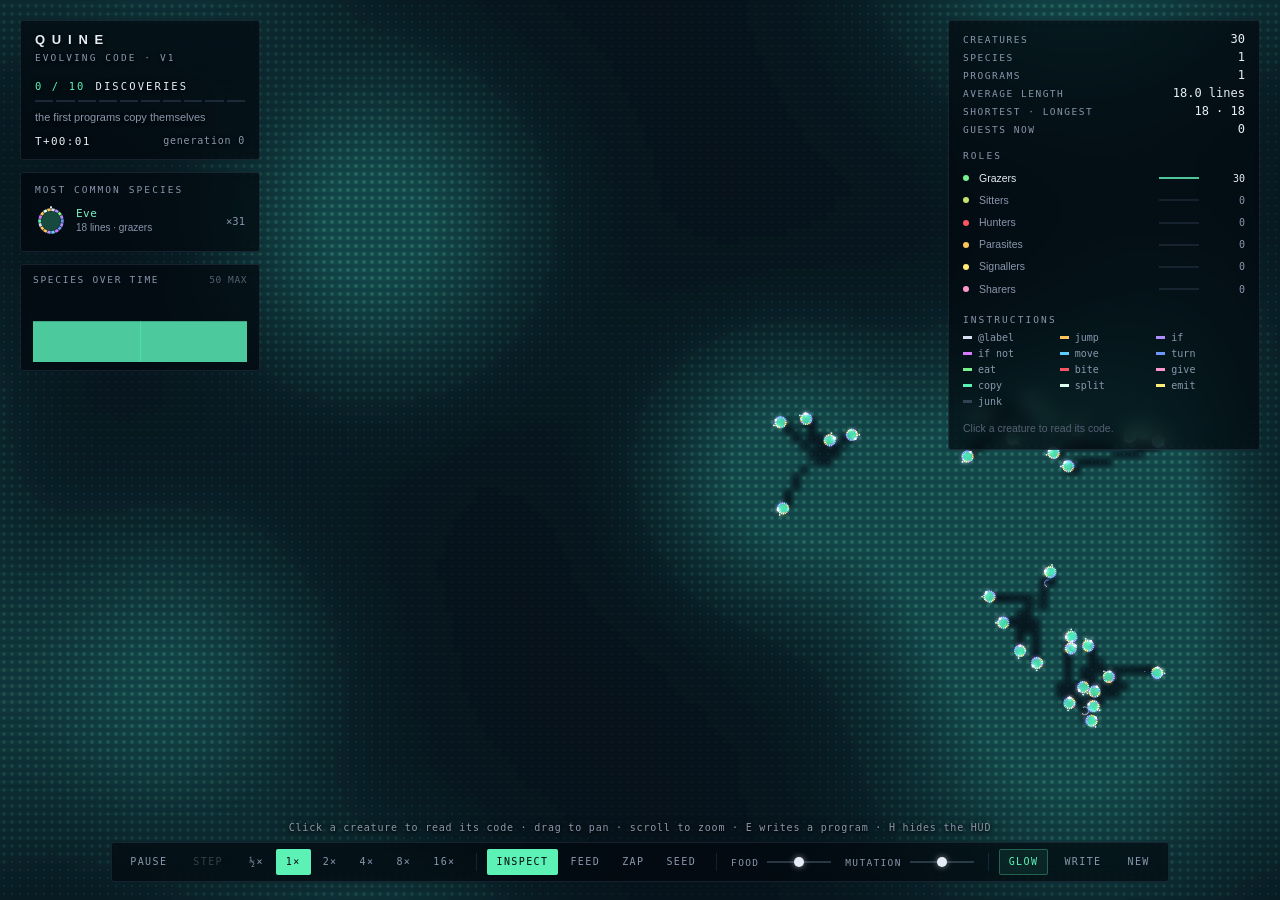
<file: demos/evolving-code/v1.html>
<!doctype html>
<html lang="en">
<head>
  <meta charset="utf-8">
  <meta name="viewport" content="width=device-width, initial-scale=1">
  <title>Quine</title>
  <link rel="icon" href="data:,">
  <!-- Generated by build.py from src/ - edit the sources, not this file. -->
  <style>
:root {
  --bg: #02060b;
  --ink: #e6edf7;
  --dim: #8a97ad;
  --faint: #566174;
  --line: rgba(150, 180, 220, 0.13);
  --glass: rgba(3, 8, 14, 0.7);
  --accent: #5cf2b6;
  --amber: #ffc45c;
  --coral: #ff526e;
  --mono: ui-monospace, "SF Mono", SFMono-Regular, Menlo, Consolas, monospace;
  --sans: ui-sans-serif, -apple-system, BlinkMacSystemFont, "Helvetica Neue", "Segoe UI", sans-serif;
  color-scheme: dark;
}
* { box-sizing: border-box; }
[hidden] { display: none !important; }
html, body {
  margin: 0; height: 100%; overflow: hidden;
  background: var(--bg); color: var(--ink);
  font: 12px/1.45 var(--sans); -webkit-font-smoothing: antialiased;
}
#view { position: fixed; inset: 0; width: 100%; height: 100%; display: block; touch-action: none; }

/* HUD layer: transparent to the pointer except on its panels */
#hud { position: fixed; inset: 0; pointer-events: none; transition: opacity 0.3s; }
#hud .panel, #hud #brand { pointer-events: auto; }
body.bare #hud { opacity: 0; }
body.bare #hud * { pointer-events: none !important; }

.col { position: absolute; top: 20px; display: flex; flex-direction: column; gap: 12px; }
#left { left: 20px; width: 240px; }
#right { right: 20px; width: 312px; max-height: calc(100vh - 92px); }
.panel {
  background: var(--glass); border: 1px solid var(--line); border-radius: 3px; padding: 12px 14px;
  backdrop-filter: blur(10px) saturate(1.2); -webkit-backdrop-filter: blur(10px) saturate(1.2);
}
h2 { margin: 0 0 9px; font: 400 9.5px/1 var(--mono); letter-spacing: 0.22em; text-transform: uppercase; color: var(--dim); }
.sub-h { margin: 16px 0 8px; }

/* brand and discoveries */
#brand {
  padding: 12px 14px; text-shadow: 0 1px 4px #000;
  background: var(--glass); border: 1px solid var(--line); border-radius: 3px;
  backdrop-filter: blur(10px) saturate(1.2); -webkit-backdrop-filter: blur(10px) saturate(1.2);
}
.title { font: 600 13px/1 var(--sans); letter-spacing: 0.52em; }
.sub { margin-top: 7px; font: 9.5px/1 var(--mono); letter-spacing: 0.22em; text-transform: uppercase; color: var(--dim); }
.era { margin-top: 18px; font: 10.5px/1 var(--mono); letter-spacing: 0.2em; text-transform: uppercase; }
#find-num { color: var(--accent); margin-right: 10px; }
.era-track { display: flex; gap: 3px; margin: 9px 0 8px; }
.era-track i { flex: 1 1 0; height: 2px; background: rgba(150, 180, 220, 0.16); transition: background 0.6s, box-shadow 0.6s; pointer-events: auto; }
.era-track i.on { background: var(--accent); box-shadow: 0 0 8px rgba(92, 242, 182, 0.7); }
.era-desc { font-size: 11px; color: var(--dim); }
.clock { margin-top: 10px; display: flex; justify-content: space-between; font: 11px/1 var(--mono); letter-spacing: 0.12em; font-variant-numeric: tabular-nums; }
.clock span + span { color: var(--dim); font-size: 10px; letter-spacing: 0.08em; }

/* most common species */
#species { list-style: none; margin: 0; padding: 0; display: grid; gap: 2px; }
#species li {
  display: grid; grid-template-columns: 30px 1fr auto; align-items: center; gap: 10px;
  margin: 0 -8px; padding: 3px 8px; border-left: 1px solid transparent; border-radius: 2px; cursor: pointer;
}
#species li:hover { background: rgba(255, 255, 255, 0.04); }
#species li.on { border-left-color: var(--accent); background: rgba(92, 242, 182, 0.07); }
#species canvas { width: 30px; height: 30px; }
.f-txt { min-width: 0; }
.f-txt b { display: block; font: 500 11px/1.3 var(--mono); letter-spacing: 0.04em; white-space: nowrap; overflow: hidden; text-overflow: ellipsis; }
.f-txt span { display: block; font-size: 10px; color: var(--dim); white-space: nowrap; overflow: hidden; text-overflow: ellipsis; }
#species em { font: normal 10.5px var(--mono); color: var(--dim); font-variant-numeric: tabular-nums; }

/* timeline */
#timeline { padding: 10px 12px 8px; }
.tl-head { display: flex; justify-content: space-between; margin-bottom: 7px; font: 9.5px/1 var(--mono); letter-spacing: 0.18em; text-transform: uppercase; color: var(--dim); }
#tl-max { letter-spacing: 0.06em; color: var(--faint); }
#chart { display: block; width: 100%; height: 70px; }

/* stats */
.kv { margin: 0; display: grid; gap: 6px; }
.kv > div { display: flex; justify-content: space-between; align-items: baseline; gap: 12px; min-width: 0; }
.kv dt { font: 9.5px/1 var(--mono); letter-spacing: 0.16em; text-transform: uppercase; color: var(--dim); white-space: nowrap; }
.kv dd { margin: 0; font: 12px/1 var(--mono); font-variant-numeric: tabular-nums; text-align: right; min-width: 0; overflow: hidden; text-overflow: ellipsis; white-space: nowrap; }
.kv.small dd { font-size: 11px; }
.kv.two { grid-template-columns: 1fr 1fr; gap: 6px 16px; }
.kv.two dt { letter-spacing: 0.1em; }
.roles { list-style: none; margin: 0; padding: 0; display: grid; gap: 3px; }
.roles li { display: grid; grid-template-columns: 8px 1fr 40px 38px; align-items: center; gap: 8px; margin: 0 -6px; padding: 2px 6px; border-radius: 2px; font-size: 10.5px; color: var(--dim); cursor: pointer; }
.roles li:hover { background: rgba(255, 255, 255, 0.04); }
.roles li.on { background: rgba(92, 242, 182, 0.08); color: var(--ink); }
.roles li.live { color: var(--ink); }
.roles li > i { width: 6px; height: 6px; border-radius: 50%; }
.roles b { font: 400 10px var(--mono); text-align: right; font-variant-numeric: tabular-nums; }
.roles u { display: block; height: 2px; text-decoration: none; background: rgba(150, 180, 220, 0.12); }
.roles u i { display: block; height: 100%; background: var(--accent); opacity: 0.8; }
.legend { list-style: none; margin: 0; padding: 0; display: grid; grid-template-columns: 1fr 1fr 1fr; gap: 5px 8px; }
.legend li { display: flex; align-items: center; gap: 6px; font: 10px var(--mono); color: var(--dim); cursor: default; white-space: nowrap; }
.legend i { width: 9px; height: 3px; flex: none; }
.tip { margin: 14px 0 0; font-size: 10.5px; color: var(--faint); }

/* inspector */
#right.inspecting #stats { display: none; }
#inspector { display: flex; flex-direction: column; min-height: 0; flex: 1 1 auto; }
.i-head { display: grid; grid-template-columns: 44px 1fr auto; gap: 12px; align-items: center; }
#i-glyph { width: 44px; height: 44px; }
#i-name { font: 600 12px/1.2 var(--mono); letter-spacing: 0.06em; color: var(--accent); overflow-wrap: anywhere; }
#i-role { margin-top: 4px; font-size: 10.5px; color: var(--dim); }
.icon { all: unset; cursor: pointer; align-self: start; padding: 0 3px; color: var(--dim); font-size: 17px; line-height: 1; }
.icon:hover { color: var(--ink); }
.i-status { margin: 11px 0 7px; font: 10px/1.2 var(--mono); letter-spacing: 0.14em; text-transform: uppercase; }
.meter { height: 2px; margin-bottom: 12px; background: rgba(150, 180, 220, 0.14); }
.meter i { display: block; width: 0; height: 100%; background: var(--accent); box-shadow: 0 0 6px rgba(92, 242, 182, 0.6); transition: width 0.25s; }
.tabs { display: flex; gap: 2px; margin: 13px 0 8px; border-bottom: 1px solid var(--line); }
.tab {
  appearance: none; background: none; border: 0; border-bottom: 1px solid transparent; margin-bottom: -1px; cursor: pointer;
  padding: 6px 9px 7px; color: var(--dim); font: 9.5px/1 var(--mono); letter-spacing: 0.16em; text-transform: uppercase;
}
.tab:hover { color: var(--ink); }
.tab.on { color: var(--accent); border-bottom-color: var(--accent); }
.banner { margin: 0 0 6px; padding: 6px 8px; border-left: 2px solid var(--amber); background: rgba(255, 196, 92, 0.07); font: 10.5px/1.4 var(--mono); color: var(--ink); }
.banner a { color: var(--amber); cursor: pointer; text-decoration: underline; text-underline-offset: 2px; }
.pane { flex: 1 1 auto; min-height: 120px; max-height: 52vh; overflow: auto; margin: 0 -6px; padding: 0 6px; scrollbar-width: thin; scrollbar-color: rgba(150, 180, 220, 0.25) transparent; }
.i-foot { display: flex; justify-content: space-between; align-items: center; margin-top: 10px; }
.check { display: flex; align-items: center; gap: 7px; cursor: pointer; font: 9.5px var(--mono); letter-spacing: 0.16em; text-transform: uppercase; color: var(--dim); }
.check input { margin: 0; accent-color: var(--accent); }

/* code listing */
.code { font: 11px/1.6 var(--mono); }
.ln {
  display: grid; grid-template-columns: 10px 24px 1fr auto; align-items: center; gap: 0;
  padding: 0 4px 0 0; border-left: 2px solid transparent; border-radius: 1px; cursor: default;
  background: rgba(92, 242, 182, calc(var(--h, 0) * 0.2));
}
.ln b { font-weight: 400; color: var(--faint); text-align: right; padding-right: 9px; font-variant-numeric: tabular-nums; }
.ln span { white-space: nowrap; overflow: hidden; text-overflow: ellipsis; }
.ln span.ind { padding-left: 14px; }
.ln em { font-style: normal; font-size: 10px; color: var(--faint); padding-left: 8px; white-space: nowrap; }
.ln em.far { color: var(--amber); }
.ln em.none { color: var(--coral); }
.ln.junk span { opacity: 0.38; }
.ln.label { margin-top: 5px; }
.ln.label:first-child { margin-top: 0; }
.ln.ip { border-left-color: #fff; background: rgba(255, 255, 255, 0.13); }
.ln.ip b { color: var(--ink); }
.ln.rh em::after { content: " \25C2 copy"; color: var(--accent); }
.ln .mk { font-style: normal; text-align: center; font-size: 10px; }
.mk.sub::before { content: "~"; color: var(--amber); }
.mk.add::before { content: "+"; color: var(--accent); }
.mk.cut::before { content: "\2212"; color: var(--coral); }
.mk.lent::before { content: "+"; color: #ff96cd; }

/* trace */
.trace { font: 10.5px/1.5 var(--mono); }
.tr { display: grid; grid-template-columns: 50px 1fr; gap: 6px; padding: 2px 0; border-bottom: 1px solid rgba(150, 180, 220, 0.06); }
.tr time { color: var(--faint); font-variant-numeric: tabular-nums; }
.tr span { color: var(--dim); overflow-wrap: anywhere; }
.tr i { font-style: normal; }
.tr .y { color: var(--accent); }
.tr .n { color: var(--coral); }
.tr .act { color: var(--ink); }
.tr .act small { color: var(--dim); font-size: 10px; }
.tr .fail { text-decoration: line-through; opacity: 0.55; }
.tr .far { color: var(--amber); }
.trace .empty, .history .empty { color: var(--faint); padding: 6px 0; }

/* ancestry */
.history { font: 10.5px/1.45 var(--mono); }
.hx { padding: 6px 6px 7px 10px; margin: 0 0 2px; border-left: 1px solid var(--line); cursor: pointer; border-radius: 1px; }
.hx:hover { background: rgba(255, 255, 255, 0.04); }
.hx.on { border-left-color: var(--accent); background: rgba(92, 242, 182, 0.06); }
.hx-h { display: flex; justify-content: space-between; gap: 8px; }
.hx-h b { font-weight: 500; }
.hx-h span { color: var(--faint); white-space: nowrap; }
.hx ul { list-style: none; margin: 3px 0 0; padding: 0; color: var(--dim); }
.hx li::before { content: "\21B3  "; color: var(--faint); }
.hx li code { font: inherit; color: var(--ink); }
.hx .root { color: var(--faint); margin-top: 3px; }
.hx-more { color: var(--faint); padding: 4px 10px; }

/* event log: newest at the bottom, older lines fade upward */
#log {
  position: absolute; left: 20px; bottom: 78px; width: min(460px, 40vw);
  margin: 0; padding: 0; list-style: none; display: flex; flex-direction: column-reverse; gap: 4px;
}
#log li { display: grid; grid-template-columns: 52px 1fr; gap: 8px; font: 10.5px/1.35 var(--mono); color: var(--dim); text-shadow: 0 1px 3px #000, 0 0 8px #000; }
#log li:first-child { color: var(--ink); }
#log li:nth-child(n + 4) { opacity: 0.55; }
#log time { color: var(--faint); font-variant-numeric: tabular-nums; }
#log .k-first span, #log .k-era span { color: var(--accent); }
#log .k-extinct span { color: #c98a97; }
#log .k-lead span, #log .k-species span { color: var(--ink); }
#log .k-you span { color: var(--amber); }

/* control bar */
#bar {
  position: absolute; left: 20px; right: 20px; bottom: 18px; margin: 0 auto; width: max-content;
  display: flex; flex-wrap: wrap; align-items: center; justify-content: center; gap: 6px;
  max-width: calc(100vw - 40px); padding: 6px 8px; white-space: nowrap;
}
.btn {
  appearance: none; background: none; border: 1px solid transparent; border-radius: 2px; cursor: pointer;
  padding: 7px 9px; color: var(--dim); font: 10px/1 var(--mono); letter-spacing: 0.14em; text-transform: uppercase;
}
.btn:hover { color: var(--ink); border-color: var(--line); }
.btn:disabled { opacity: 0.35; cursor: default; }
.btn:disabled:hover { color: var(--dim); border-color: transparent; }
.btn.on { color: var(--bg); background: var(--accent); }
.btn.toggle.on { color: var(--accent); background: rgba(92, 242, 182, 0.08); border-color: rgba(92, 242, 182, 0.3); }
.btn:focus-visible, .icon:focus-visible, .tab:focus-visible, input:focus-visible, textarea:focus-visible { outline: 1px solid var(--accent); outline-offset: 2px; }
.seg { display: flex; gap: 2px; }
.sep { width: 1px; height: 18px; margin: 0 4px; background: var(--line); }
.slider { display: flex; align-items: center; gap: 8px; padding: 0 4px; font: 9.5px var(--mono); letter-spacing: 0.14em; text-transform: uppercase; color: var(--dim); }
.slider input { width: 64px; }
input[type="range"] { -webkit-appearance: none; appearance: none; height: 14px; margin: 0; background: transparent; cursor: pointer; }
input[type="range"]::-webkit-slider-runnable-track { height: 2px; background: rgba(150, 180, 220, 0.25); }
input[type="range"]::-webkit-slider-thumb {
  -webkit-appearance: none; width: 10px; height: 10px; margin-top: -4px; border-radius: 50%;
  background: var(--ink); box-shadow: 0 0 6px rgba(255, 255, 255, 0.5);
}
input[type="range"]::-moz-range-track { height: 2px; background: rgba(150, 180, 220, 0.25); }
input[type="range"]::-moz-range-thumb { width: 10px; height: 10px; border: 0; border-radius: 50%; background: var(--ink); }

/* discovery toast and tool hints */
.toast {
  position: absolute; left: 50%; top: 20px; transform: translate(-50%, -8px); width: max-content; max-width: min(540px, max(280px, calc(100vw - 720px)));
  padding: 10px 16px; text-align: center; opacity: 0; transition: opacity 0.5s, transform 0.5s;
  background: var(--glass); border: 1px solid rgba(92, 242, 182, 0.35); border-radius: 3px;
  backdrop-filter: blur(10px); -webkit-backdrop-filter: blur(10px);
}
.toast.show { opacity: 1; transform: translate(-50%, 0); }
.toast b { display: block; font: 500 10px/1 var(--mono); letter-spacing: 0.24em; text-transform: uppercase; color: var(--accent); }
.toast span { display: block; margin-top: 6px; font-size: 12px; color: var(--ink); }
.hint {
  position: absolute; left: 50%; bottom: calc(100% + 10px); transform: translateX(-50%); pointer-events: none;
  font: 10px var(--mono); letter-spacing: 0.08em; color: var(--dim); white-space: nowrap;
  text-shadow: 0 1px 3px #000, 0 0 8px #000; opacity: 0; transition: opacity 0.4s;
}
.hint.show { opacity: 1; }

/* editor */
.modal { position: fixed; inset: 0; display: grid; place-items: center; background: rgba(1, 3, 6, 0.55); z-index: 5; }
.ed { width: min(860px, calc(100vw - 40px)); max-height: calc(100vh - 60px); display: flex; flex-direction: column; padding: 14px 16px; }
.ed-head { display: flex; justify-content: space-between; align-items: center; margin-bottom: 12px; font: 600 11px/1 var(--mono); letter-spacing: 0.3em; text-transform: uppercase; }
.ed-body { display: grid; grid-template-columns: minmax(220px, 1fr) 1.15fr; gap: 16px; min-height: 0; flex: 1 1 auto; }
.ed-left { display: flex; flex-direction: column; min-height: 0; }
#ed-text {
  flex: 1 1 auto; min-height: 320px; resize: none; padding: 10px 12px; tab-size: 2;
  background: rgba(0, 0, 0, 0.35); color: var(--ink); border: 1px solid var(--line); border-radius: 2px;
  font: 12px/1.6 var(--mono);
}
.ed-status { margin-top: 8px; min-height: 16px; font: 10.5px/1.4 var(--mono); color: var(--dim); }
.ed-status.bad { color: var(--coral); }
.ed-ref { overflow: auto; font: 10.5px/1.5 var(--mono); color: var(--dim); max-height: 60vh; padding-right: 4px; }
.ed-ref h3 { margin: 12px 0 5px; font: 400 9.5px/1 var(--mono); letter-spacing: 0.2em; text-transform: uppercase; color: var(--faint); }
.ed-ref h3:first-child { margin-top: 0; }
.ed-ref p { margin: 0 0 8px; font-family: var(--sans); font-size: 11px; line-height: 1.5; }
.ed-ref dl { margin: 0; display: grid; grid-template-columns: max-content 1fr; gap: 3px 10px; }
.ed-ref dt { white-space: nowrap; }
.ed-ref dd { margin: 0; font-family: var(--sans); font-size: 11px; }
.ed-foot { display: flex; align-items: center; gap: 8px; margin-top: 12px; }
.grow { flex: 1; }

@media (max-width: 1280px) {
  #log { width: min(400px, 34vw); }
  .toast { max-width: 420px; }
}
@media (max-height: 820px) { #timeline { display: none; } }
@media (max-height: 700px) { #programs { display: none; } .pane { max-height: 40vh; } }
@media (max-width: 1180px) { #log { display: none; } }
@media (max-width: 1100px) { #bar .slider { display: none; } }
@media (max-width: 860px) {
  #left, #bar .sep, [data-speed="0"], #t-glow { display: none; }
  #right { width: calc(100vw - 32px); right: 16px; top: 12px; }
  #right:not(.inspecting) { display: none; }
  .toast { max-width: calc(100vw - 40px); top: auto; bottom: 120px; }
  .ed-body { grid-template-columns: 1fr; }
  .ed-ref { display: none; }
}
  </style>
</head>
<body>
<canvas id="view" aria-label="A world of self-copying programs"></canvas>
<div id="hud">
  <div id="left" class="col">
    <header id="brand">
      <div class="title">QUINE</div>
      <div class="sub">Evolving code · v1</div>
      <div class="era"><span id="find-num">0 / 10</span><span>discoveries</span></div>
      <div id="find-track" class="era-track" aria-hidden="true"></div>
      <div id="find-desc" class="era-desc">the first programs copy themselves</div>
      <div class="clock"><span id="clock">T+00:00</span><span id="gen">generation 0</span></div>
    </header>
    <section id="programs" class="panel">
      <h2>Most common species</h2>
      <ol id="species"></ol>
    </section>
    <section id="timeline" class="panel">
      <div class="tl-head"><span>Species over time</span><span id="tl-max"></span></div>
      <canvas id="chart"></canvas>
    </section>
  </div>

  <div id="right" class="col">
    <section id="stats" class="panel">
      <dl class="kv">
        <div><dt>Creatures</dt><dd id="s-pop">0</dd></div>
        <div title="Families of similar programs with at least five living members"><dt>Species</dt><dd id="s-species">0</dd></div>
        <div title="Distinct programs alive right now: every copying error makes a new one"><dt>Programs</dt><dd id="s-versions">0</dd></div>
        <div><dt>Average length</dt><dd id="s-len">0</dd></div>
        <div><dt>Shortest · longest</dt><dd id="s-range">0</dd></div>
        <div title="Creatures running another creature's code at this moment"><dt>Guests now</dt><dd id="s-guests">0</dd></div>
      </dl>
      <h2 class="sub-h">Roles</h2>
      <ul id="roles" class="roles"></ul>
      <h2 class="sub-h">Instructions</h2>
      <ul id="legend" class="legend"></ul>
      <p class="tip">Click a creature to read its code.</p>
    </section>
    <section id="inspector" class="panel" hidden>
      <div class="i-head">
        <canvas id="i-glyph" width="96" height="96"></canvas>
        <div class="i-title"><div id="i-name"></div><div id="i-role"></div></div>
        <button id="i-close" class="icon" title="Close (Esc)" aria-label="Close">×</button>
      </div>
      <div id="i-status" class="i-status"></div>
      <div class="meter" title="Energy"><i id="i-energy"></i></div>
      <dl id="i-stats" class="kv small two"></dl>
      <div class="tabs" role="tablist">
        <button class="tab on" data-tab="code" role="tab">Code</button>
        <button class="tab" data-tab="trace" role="tab">Trace</button>
        <button class="tab" data-tab="history" role="tab">Ancestry</button>
      </div>
      <div id="i-banner" class="banner" hidden></div>
      <div id="i-code" class="pane code"></div>
      <div id="i-trace" class="pane trace" hidden></div>
      <div id="i-history" class="pane history" hidden></div>
      <div class="i-foot">
        <label class="check"><input type="checkbox" id="i-follow"> Follow</label>
        <button id="i-edit" class="btn" title="Open this code in the editor (E)">Edit a copy</button>
      </div>
    </section>
  </div>

  <ol id="log" aria-live="polite"></ol>

  <nav id="bar" class="panel">
    <button id="play" class="btn" title="Pause (Space)">Pause</button>
    <button id="step" class="btn" title="Run one tick (.)" disabled>Step</button>
    <div class="seg" role="group" aria-label="Speed">
      <button class="btn" data-speed="0" title="Half speed">½×</button>
      <button class="btn" data-speed="1" title="Normal speed">1×</button>
      <button class="btn" data-speed="2" title="Speed 2×">2×</button>
      <button class="btn" data-speed="3" title="Speed 4×">4×</button>
      <button class="btn" data-speed="4" title="Speed 8×">8×</button>
      <button class="btn" data-speed="5" title="Speed 16×">16×</button>
    </div>
    <span class="sep"></span>
    <div class="seg" role="group" aria-label="Tool">
      <button class="btn" data-tool="inspect" title="Inspect (1)">Inspect</button>
      <button class="btn" data-tool="feed" title="Feed (2)">Feed</button>
      <button class="btn" data-tool="zap" title="Zap (3)">Zap</button>
      <button class="btn" data-tool="seed" title="Seed (4)">Seed</button>
    </div>
    <span class="sep"></span>
    <label class="slider" title="How fast food grows back"><span>Food</span><input id="p-food" type="range" min="0" max="100" value="50"></label>
    <label class="slider" title="How often copying goes wrong: from a quarter to four times the normal rate"><span>Mutation</span><input id="p-mut" type="range" min="0" max="100" value="50"></label>
    <span class="sep"></span>
    <button id="t-glow" class="btn toggle on" title="Glow (G)">Glow</button>
    <button id="write" class="btn" title="Write a program (E)">Write</button>
    <button id="new" class="btn" title="New world (R)">New</button>
    <div id="hint" class="hint"></div>
  </nav>

  <div id="toast" class="toast" aria-live="polite"><b></b><span></span></div>
</div>

<div id="editor" class="modal" hidden>
  <div class="ed panel" role="dialog" aria-modal="true" aria-labelledby="ed-title">
    <header class="ed-head">
      <span id="ed-title">Write a program</span>
      <button id="ed-close" class="icon" title="Close (Esc)" aria-label="Close">×</button>
    </header>
    <div class="ed-body">
      <div class="ed-left">
        <textarea id="ed-text" spellcheck="false" autocomplete="off" autocapitalize="off" aria-label="Program"></textarea>
        <div id="ed-status" class="ed-status"></div>
      </div>
      <div id="ed-ref" class="ed-ref"></div>
    </div>
    <footer class="ed-foot">
      <button id="ed-eve" class="btn">Start from the first program</button>
      <span class="grow"></span>
      <button id="ed-go" class="btn on">Release it</button>
    </footer>
  </div>
</div>
<script>
(() => {
'use strict';
// Quine (Evolving Code v1): digital organisms whose genome is a program. Each one runs its
// own code on a tiny virtual machine. The same code steers its body, finds food and copies
// itself line by line to make offspring, with the occasional copying error.
// This file: the world's geometry, the language (instructions, conditions, colours and the
// text form), random and mutated instructions, edit distance and names. No DOM, so the
// simulation also runs headless in Node.

// ---- the world: a torus WW x WH units over a grid of soil cells that grow food --------------
const WW = 1600, WH = 1000, TPS = 30, TAU = Math.PI * 2;
const CELL = 10, GW = WW / CELL, GH = WH / CELL, NG = GW * GH;

const mod = (v, m) => ((v % m) + m) % m;
const wrapX = (x) => (x < 0 ? x + WW : x >= WW ? x - WW : x);
const wrapY = (y) => (y < 0 ? y + WH : y >= WH ? y - WH : y);
const wdx = (d) => (d > WW / 2 ? d - WW : d < -WW / 2 ? d + WW : d); // the short way round
const wdy = (d) => (d > WH / 2 ? d - WH : d < -WH / 2 ? d + WH : d);
const clamp = (v, lo, hi) => (v < lo ? lo : v > hi ? hi : v);
const cellAt = (x, y) => (((wrapY(y) / CELL) | 0) % GH) * GW + (((wrapX(x) / CELL) | 0) % GW);

const rand = (a, b) => a + Math.random() * (b - a);
const randi = (n) => (Math.random() * n) | 0;
const angWrap = (a) => mod(a + Math.PI, TAU) - Math.PI;
function hash32(n) {
  n = Math.imul(n ^ (n >>> 16), 0x45d9f3b);
  n = Math.imul(n ^ (n >>> 16), 0x45d9f3b);
  return (n ^ (n >>> 16)) >>> 0;
}

// ---- the language ---------------------------------------------------------------------------
// One instruction is one byte: the operation in the high four bits and its argument in the
// low four. Every byte is a valid instruction, so any mutation still gives a runnable program.
// Actions (move and below) end the organism's turn for this tick, if they succeed; an action
// that can't happen (eating where there is no food, biting nobody) is skipped instead.
const LABEL = 0, JUMP = 1, IF = 2, IFNOT = 3, MOVE = 4, TURN = 5, EAT = 6, BITE = 7, GIVE = 8,
  COPY = 9, SPLIT = 10, EMIT = 11, NOPS = 12;
const NARG = [8, 8, 16, 16, 1, 6, 1, 1, 1, 1, 1, 1];
const OP_NAME = ['@', 'jump', 'if', 'if not', 'move', 'turn', 'eat', 'bite', 'give', 'copy', 'split', 'emit'];
const LABELS = 'abcdefgh';
const CONDS = ['food', 'food ahead', 'food left', 'food right', 'someone', 'kin', 'stranger', 'bigger',
  'touching', 'hungry', 'full', 'hurt', 'heard', 'done', 'random', 'guest'];
const C_FOOD = 0, C_AHEAD = 1, C_LEFT = 2, C_RIGHT = 3, C_SOMEONE = 4, C_KIN = 5, C_STRANGER = 6, C_BIGGER = 7,
  C_TOUCH = 8, C_HUNGRY = 9, C_FULL = 10, C_HURT = 11, C_HEARD = 12, C_DONE = 13, C_RANDOM = 14, C_GUEST = 15;
const TURNS = ['left', 'right', 'back', 'random', 'toward', 'away'];
const T_LEFT = 0, T_RIGHT = 1, T_BACK = 2, T_RANDOM = 3, T_TOWARD = 4, T_AWAY = 5;

const COND_HELP = [
  'it is standing on food', 'there is more food just ahead than here', 'there is more food ahead-left than ahead-right',
  'there is more food ahead-right than ahead-left', 'it can see another creature ahead', 'the creature ahead is its own species',
  'the creature ahead is another species', 'the creature ahead is bigger than it', 'it is touching another creature',
  'its energy is below 30%', 'its energy is above 70%', 'it was bitten a moment ago', 'it heard a signal a moment ago',
  'it has copied all of its code', 'a coin flip comes up heads',
  'a guest is involved: it is running another creature\'s code, or another creature is running its code',
];
const TURN_HELP = [
  'Turn 30° to the left.', 'Turn 30° to the right.', 'Turn round.', 'Turn a random amount.',
  'Turn to face the last signal it heard.', 'Turn away from the last signal it heard.',
];
const OP_HELP = [
  '', '', '', '',
  'Swim forward.', '', 'Eat half the food on the ground here.', 'Bite the creature in front and take some of its energy.',
  'Give some energy to the creature in front.',
  'Copy the next line of its own code into the offspring it is building. Copies are sometimes wrong.',
  'Release the offspring as a new creature, with half of its energy.', 'Send out a signal that others nearby can hear.',
];

// Colour of each operation: the ring round each creature and the code listing use these.
const OP_RGB = [
  [214, 222, 240], // @ label
  [255, 196, 92], //  jump
  [176, 142, 255], // if
  [214, 122, 255], // if not
  [92, 206, 255], //  move
  [110, 150, 255], // turn
  [120, 240, 140], // eat
  [255, 84, 100], //  bite
  [255, 150, 205], // give
  [92, 242, 182], //  copy
  [220, 255, 240], // split
  [255, 236, 120], // emit
];
const OP_CLASS = ['lab', 'jmp', 'if', 'ifn', 'mov', 'trn', 'eat', 'bit', 'giv', 'cpy', 'spl', 'emt'];

const ins = (op, arg = 0) => (op << 4) | arg;
function insText(c) {
  const op = c >> 4, a = c & 15;
  switch (op) {
    case LABEL: return '@' + LABELS[a & 7];
    case JUMP: return 'jump ' + LABELS[a & 7];
    case IF: return 'if ' + CONDS[a];
    case IFNOT: return 'if not ' + CONDS[a];
    case TURN: return 'turn ' + TURNS[a % 6];
    default: return OP_NAME[op];
  }
}
function insHelp(c) {
  const op = c >> 4, a = c & 15;
  if (op === LABEL) return `Label ${LABELS[a & 7]}: a place that "jump ${LABELS[a & 7]}" goes to. Does nothing itself.`;
  if (op === JUMP) return `Go to the next @${LABELS[a & 7]}. If its own code has none, it runs the code of a creature it is touching instead.`;
  if (op === IF) return `If ${COND_HELP[a]}, do the next line; otherwise skip it.`;
  if (op === IFNOT) return `Unless ${COND_HELP[a]}, do the next line; otherwise skip it.`;
  if (op === TURN) return TURN_HELP[a % 6];
  return OP_HELP[op];
}

// The text form: one instruction per line. Anything after ; or # is a comment.
function parseIns(s) {
  let m;
  if ((m = /^@([a-h])$/.exec(s))) return ins(LABEL, LABELS.indexOf(m[1]));
  if ((m = /^jump @?([a-h])$/.exec(s))) return ins(JUMP, LABELS.indexOf(m[1]));
  if ((m = /^if not (.+)$/.exec(s))) { const k = CONDS.indexOf(m[1]); return k < 0 ? -1 : ins(IFNOT, k); }
  if ((m = /^if (.+)$/.exec(s))) { const k = CONDS.indexOf(m[1]); return k < 0 ? -1 : ins(IF, k); }
  if ((m = /^turn (.+)$/.exec(s))) { const k = TURNS.indexOf(m[1]); return k < 0 ? -1 : ins(TURN, k); }
  const k = OP_NAME.indexOf(s);
  return k >= MOVE && NARG[k] === 1 ? ins(k) : -1;
}
function parseGenome(text) {
  const g = [], errors = [];
  text.split('\n').forEach((raw, i) => {
    const s = raw.replace(/[;#].*$/, '').trim().toLowerCase().replace(/\s+/g, ' ');
    if (!s) return;
    const c = parseIns(s);
    if (c < 0) errors.push(`Line ${i + 1}: "${raw.trim()}" is not an instruction`);
    else g.push(c);
  });
  return { g, errors };
}
const isIf = (c) => (c >> 4) === IF || (c >> 4) === IFNOT;
function genomeText(g) {
  const out = [];
  for (let i = 0; i < g.length; i++) out.push((i && isIf(g[i - 1]) ? '  ' : '') + insText(g[i]));
  return out.join('\n');
}

// The first program. It grazes: eats where there is food, turns toward richer ground, and
// swims on when the ground is bare. Once it is full it runs its copy loop, one line per tick,
// then splits off the copy and goes back to grazing.
const EVE_TEXT = `@a
if food
  eat
if food left
  turn left
if food right
  turn right
if not food
  move
if full
  jump b
jump a
@b
copy
if not done
  jump b
split
jump a`;
const EVE = Uint8Array.from(parseGenome(EVE_TEXT).g);

// ---- variation ------------------------------------------------------------------------------
function randomIns() {
  const op = randi(NOPS);
  return ins(op, randi(NARG[op]));
}
// A small change: the same kind of instruction with another argument ("turn left" to "turn
// right", "if food" to "if not food", "jump b" to "jump c"), or a random one.
function tweakIns(c) {
  const op = c >> 4, n = NARG[op], a = c & 15;
  if ((op === IF || op === IFNOT) && Math.random() < 0.3) return ins(op === IF ? IFNOT : IF, a);
  if (n > 1) return ins(op, (a + 1 + randi(n - 1)) % n);
  return randomIns();
}

// Next position of @label at or after `from`, going round; -1 if the code has none.
function findLabel(g, from, lab) {
  const n = g.length, want = ins(LABEL, lab & 7);
  for (let k = 0; k < n; k++) {
    let i = from + k;
    if (i >= n) i -= n;
    if (g[i] === want) return i;
  }
  return -1;
}

// Which lines can ever run when the organism runs its own code from the top. Unreachable
// lines are junk: they cost upkeep and copying time, but may later be put to use.
function liveMask(g) {
  const n = g.length, live = new Uint8Array(n), stack = [0];
  while (stack.length) {
    const i = stack.pop();
    if (live[i]) continue;
    live[i] = 1;
    const c = g[i], op = c >> 4, nx = i + 1 < n ? i + 1 : 0;
    if (op === JUMP) {
      const p = findLabel(g, nx, c & 15);
      if (p >= 0) { live[p] = 1; stack.push(p + 1 < n ? p + 1 : 0); } else stack.push(nx);
    } else if (op === IF || op === IFNOT) stack.push(nx, (i + 2) % n);
    else stack.push(nx);
  }
  return live;
}

// Edit distance (insertions, deletions and substitutions), giving up above `cap`.
function editDist(a, b, cap) {
  const n = a.length, m = b.length;
  if (Math.abs(n - m) > cap) return cap + 1;
  let prev = new Int32Array(m + 1), cur = new Int32Array(m + 1);
  for (let j = 0; j <= m; j++) prev[j] = j;
  for (let i = 1; i <= n; i++) {
    cur[0] = i;
    let best = i;
    const ai = a[i - 1];
    for (let j = 1; j <= m; j++) {
      const v = Math.min(prev[j] + 1, cur[j - 1] + 1, prev[j - 1] + (ai === b[j - 1] ? 0 : 1));
      cur[j] = v;
      if (v < best) best = v;
    }
    if (best > cap) return cap + 1;
    const t = prev; prev = cur; cur = t;
  }
  return prev[m];
}

const genomeKey = (g) => String.fromCharCode.apply(null, g);

// ---- names ----------------------------------------------------------------------------------
const SYL1 = ['Ka', 'Zi', 'Mo', 'Ru', 'Ve', 'Lo', 'Ny', 'Xa', 'Te', 'Qui', 'Fi', 'Sa', 'Do', 'Ri', 'Pe',
  'Gu', 'Ha', 'Vo', 'Lu', 'Ce', 'Bo', 'Mi', 'Ta', 'Ze', 'Ori', 'Ivo', 'Asa', 'Ju', 'Ne', 'Kra'];
const SYL2 = ['ra', 'no', 'bi', 'lex', 'ron', 'nix', 'mul', 'tem', 'dar', 'sis', 'lot', 'vak', 'pen',
  'dux', 'lia', 'kol', 'ta', 'mi', 'zu', 'ne', 'bit', 'byte', 'ka', 'sol'];
function speciesName(id) {
  const h = hash32(id * 7919 + 13);
  const a = SYL1[h % SYL1.length], b = SYL2[(h >>> 8) % SYL2.length];
  return (h >>> 16) % 3 === 0 ? a + b + SYL2[(h >>> 21) % SYL2.length] : a + b;
}

// Quine: the world and its programs. A torus of soil that grows food under slowly drifting,
// waxing and waning fertile patches; organisms that run their own code a few lines per tick;
// copying with errors; and the bookkeeping of genotypes (exact programs), species (families of
// similar programs), roles and discoveries. No DOM, so it also runs in Node.

const P = { food: 0.5, mutation: 0.5 };

// ---- rules ----------------------------------------------------------------------------------
const STEPS = 16;                   // lines an organism may run per tick
const MIN_LEN = 6, MAX_LEN = 160;   // shortest offspring that can be released; longest program
const MAX_ORGS = 1800;
const radiusFor = (L) => 2.5 + 1.25 * Math.sqrt(L);
const THRUST = 0.55, DAMP = 0.8, TURN_A = Math.PI / 6;
const SIGHT = 40, CONE = Math.cos(0.7), TOUCH = 3, SIGNAL_R = 120, HEARD_T = 12, HURT_T = 12;
// energy
const E_BASE = 30, E_PER = 1.2;           // capacity grows with the program
const META = 0.01, META_PER = 0.0025;     // upkeep per tick: every line of code costs a little
const MOVE_COST = 0.035, TURN_COST = 0.004, COPY_COST = 0.3, BITE_COST = 0.2, EMIT_COST = 0.2;
const BITE_E = 4, BITE_GAIN = 0.6, DIGEST = 8, GIVE_E = 4, BODY_E = 0.4; // a biter rests DIGEST ticks after a bite
const FMAX = 2, GROW = 0.007, EAT_FRAC = 0.5, FOOD_T = 0.25;
const AGE_MAX = 3600;
// copying errors per line copied, at the middle mutation setting
const MUT = { sub: 0.004, tweak: 0.006, del: 0.003, ins: 0.003, dup: 0.0015, cut: 0.001, borrow: 0.0008, rename: 0.004 };
const mutScale = () => Math.pow(4, 2 * P.mutation - 1); // 1/4x to 4x

const R_GRAZER = 0, R_SITTER = 1, R_HUNTER = 2, R_PARASITE = 3, R_SIGNAL = 4, R_SHARER = 5, NR = 6;
const ROLES = [
  ['Grazers', 'roam and eat from the ground', [120, 240, 140]],
  ['Sitters', 'mostly stay put and wait for food to grow back', [196, 226, 112]],
  ['Hunters', 'get much of their energy by biting others', [255, 84, 100]],
  ['Parasites', "copy themselves by running another creature's copy loop", [255, 196, 92]],
  ['Signallers', 'send out signals often', [255, 236, 120]],
  ['Sharers', 'give much of their energy to others', [255, 150, 205]],
];
const FINDS = [
  ['species', 'New species', 'A program has drifted far enough from the first one to count as a new species'],
  ['lean', 'Leaner code', 'A program of 14 lines or fewer is copying itself (the first program has 18)'],
  ['long', 'Longer code', 'A program of 30 lines or more is thriving'],
  ['parasite', 'Parasite', "A creature made a copy of itself by running another creature's copy loop"],
  ['outbreak', 'Outbreak', 'Parasites make up a tenth of the population'],
  ['kill', 'First kill', 'A creature was bitten to death'],
  ['hunters', 'Hunters', 'Ten or more creatures live mainly by biting'],
  ['gift', 'Gift', 'A creature gave energy to one of its own kind'],
  ['signal', 'Signalling', 'A creature turned toward a signal it heard'],
  ['guest', 'Guest check', 'Code that reacts when a guest is running it, or when it runs as a guest'],
];

let world = null, orgSeq = 0;

// ---- spatial hash ----------------------------------------------------------------------------
const HC = 50, HX = WW / HC, HY = WH / HC;
const head = new Int32Array(HX * HY);
let nxt = new Int32Array(MAX_ORGS * 2);
let NB = [], NBX = new Float32Array(1024), NBY = new Float32Array(1024), NBD = new Float32Array(1024);
function rebuildHash() {
  head.fill(-1);
  const os = world.orgs;
  if (nxt.length < os.length) nxt = new Int32Array(os.length * 2);
  for (let i = 0; i < os.length; i++) {
    const o = os[i], h = (((o.y / HC) | 0) % HY) * HX + (((o.x / HC) | 0) % HX);
    nxt[i] = head[h];
    head[h] = i;
  }
}
// Everyone within R of (x, y), as offsets the short way round: fills NB/NBX/NBY/NBD.
function gather(x, y, R) {
  const os = world.orgs, R2 = R * R;
  const cx0 = Math.floor((x - R) / HC), cx1 = Math.floor((x + R) / HC);
  const cy0 = Math.floor((y - R) / HC), cy1 = Math.floor((y + R) / HC);
  let n = 0;
  for (let cy = cy0; cy <= cy1; cy++) {
    const row = mod(cy, HY) * HX;
    for (let cx = cx0; cx <= cx1; cx++) {
      for (let i = head[row + mod(cx, HX)]; i >= 0; i = nxt[i]) {
        const p = os[i], dx = wdx(p.x - x), dy = wdy(p.y - y), d2 = dx * dx + dy * dy;
        if (d2 > R2) continue;
        if (n >= NBX.length) {
          const m = NBX.length * 2;
          const grow = (a) => { const b = new Float32Array(m); b.set(a); return b; };
          NBX = grow(NBX); NBY = grow(NBY); NBD = grow(NBD);
        }
        NB[n] = p; NBX[n] = dx; NBY[n] = dy; NBD[n] = d2; n++;
      }
    }
  }
  return n;
}

// ---- soil and food ---------------------------------------------------------------------------
function makeSprings() {
  world.springs = Array.from({ length: 7 }, () => {
    const v = rand(0.03, 0.09), d = rand(0, TAU);
    return { x: rand(0, WW), y: rand(0, WH), vx: Math.cos(d) * v, vy: Math.sin(d) * v, r: rand(110, 230),
      s: rand(0.75, 1.15), ph: rand(0, TAU), w: TAU / rand(2400, 6000), amp: 1 };
  });
}
function updateCap() {
  const S = world.springs, cap = world.cap;
  for (const s of S) s.amp = s.s * (0.7 + 0.3 * Math.sin(s.ph + s.w * world.t));
  for (let gy = 0; gy < GH; gy++) {
    const y = (gy + 0.5) * CELL;
    for (let gx = 0; gx < GW; gx++) {
      const x = (gx + 0.5) * CELL;
      let v = 0.07;
      for (let k = 0; k < S.length; k++) {
        const s = S[k], dx = wdx(x - s.x), dy = wdy(y - s.y), q = (dx * dx + dy * dy) / (2 * s.r * s.r);
        if (q < 5) v += s.amp * Math.exp(-q);
      }
      cap[gy * GW + gx] = FMAX * Math.min(1, v);
    }
  }
}
function moveSprings(dt) {
  for (const s of world.springs) { s.x = mod(s.x + s.vx * dt, WW); s.y = mod(s.y + s.vy * dt, WH); }
}
function growFood() {
  const f = world.food, cap = world.cap, g = GROW * (0.25 + 1.5 * P.food);
  for (let i = 0; i < NG; i++) f[i] += (cap[i] - f[i]) * g;
}
// Spread energy onto the ground round (x, y): the dead feed the soil.
function deposit(x, y, e) {
  const cx = (wrapX(x) / CELL) | 0, cy = (wrapY(y) / CELL) | 0, f = world.food;
  for (let dy = -1; dy <= 1; dy++) {
    for (let dx = -1; dx <= 1; dx++) {
      const w = dx || dy ? (dx && dy ? 0.05 : 0.11) : 0.36;
      f[mod(cy + dy, GH) * GW + mod(cx + dx, GW)] += e * w;
    }
  }
}
function feedAt(x, y, R, amount) {
  const f = world.food;
  for (let k = 0; k < amount; k++) {
    const a = rand(0, TAU), d = R * Math.sqrt(Math.random());
    const i = cellAt(x + Math.cos(a) * d, y + Math.sin(a) * d);
    f[i] = Math.min(f[i] + 0.6, FMAX * 1.5);
  }
}
const foodAt = (x, y) => world.food[cellAt(x, y)];

// ---- genotypes and species ---------------------------------------------------------------------
// A genotype is one exact program. Each remembers the genotype it came from and the copying
// errors that made it, so the line of descent of any living creature can be read back to the
// first program. Genotypes with no living carriers and no living descendants are forgotten.
function newSpecies(g, parent, name) {
  const id = ++world.spSeq;
  const sp = {
    id, g, name: name || speciesName(id), parent, born: world.t, alive: 0, peak: 0, total: 0, versions: 0,
    hue: parent ? mod(parent.hue + rand(28, 75) * (Math.random() < 0.5 ? -1 : 1), 360) : 158,
    roleN: new Int32Array(NR), role: 0, meanL: g.length, sumL: 0, est: !parent, noted: false, rep: null, repT: -1, col: null,
  };
  world.species.push(sp);
  return sp;
}
function newGenotype(g, parent, sp, muts) {
  const gt = {
    key: genomeKey(g), g, parent, sp, v: ++sp.versions, born: world.t, alive: 0, total: 0, kids: 0,
    muts, live: liveMask(g), stamp: -1,
  };
  if (parent) parent.kids++;
  world.gts.set(gt.key, gt);
  return gt;
}
function genotypeOf(g, pgt, muts) {
  const old = world.gts.get(genomeKey(g));
  if (old) return old;
  let sp = pgt.sp;
  const thr = 2 + Math.floor(g.length / 10);
  if (editDist(g, sp.g, thr) > thr) sp = newSpecies(g, pgt.sp);
  return newGenotype(g, pgt, sp, muts);
}
function prune(gt) {
  while (gt && gt.alive <= 0 && gt.kids <= 0 && !gt.gone) {
    gt.gone = true;
    world.gts.delete(gt.key);
    const p = gt.parent;
    if (p) p.kids--;
    gt = p;
  }
}
const gtName = (gt) => `${gt.sp.name}·${gt.v}`;
const orgName = (o) => gtName(o.gt);

// ---- organisms ------------------------------------------------------------------------------------
function makeOrg(g, x, y, e, parent, gt) {
  const L = g.length, a = rand(0, TAU);
  return {
    id: ++orgSeq, g, L, gt, sp: gt.sp, x, y, vx: 0, vy: 0, a, ad: a, r: radiusFor(L), e, emax: E_BASE + E_PER * L,
    ip: 0, host: null, ret: 0, rh: 0, child: null, cmut: null, last: 0, lastHost: null,
    alive: true, cause: '', age: 0, maxAge: AGE_MAX * rand(0.75, 1.25), gen: parent ? parent.gen + 1 : 0,
    kids: 0, kills: 0, born: world.t, parent: parent ? parent.id : 0,
    hurtT: -99, heardT: -99, borrowT: -99, hx: 0, hy: 0, sT: -1, sn: null, tT: -1, tch: [], rest: 0,
    cEat: 0, cBite: 0, cGive: 0, cEmit: 0, cMove: 0, cGuest: 0,
    rEat: parent ? parent.rEat : 0.3, rBite: parent ? parent.rBite : 0, rGive: parent ? parent.rGive : 0,
    rEmit: parent ? parent.rEmit : 0, rMove: parent ? parent.rMove : 0.3, rGuest: parent ? parent.rGuest : 0,
    para: parent ? parent.para : false, role: parent ? parent.role : R_GRAZER,
    act: -1, actT: -99, trace: null, heat: null, heatG: null,
  };
}
function addOrg(o, list) {
  o.gt.alive++; o.gt.total++;
  o.sp.alive++; o.sp.total++;
  list.push(o);
}
function die(o, cause) {
  if (!o.alive) return;
  o.alive = false;
  o.cause = cause;
  deposit(o.x, o.y, Math.max(0, o.e) + o.L * BODY_E);
  o.gt.alive--;
  o.sp.alive--;
  prune(o.gt);
  world.n.deaths++;
  world.fx.push({ k: 'die', x: o.x, y: o.y, r: o.r, sp: o.sp, g: o.g, a: o.ad, t: world.t });
}

// ---- senses ----------------------------------------------------------------------------------------
// The nearest creature in a cone ahead, computed once per tick.
function seen(o) {
  if (o.sT === world.t) return o.sn;
  o.sT = world.t;
  const ca = Math.cos(o.a), sa = Math.sin(o.a), n = gather(o.x, o.y, o.r + SIGHT + 20);
  let best = null, bd = Infinity;
  for (let k = 0; k < n; k++) {
    const p = NB[k];
    if (p === o || !p.alive) continue;
    const d = Math.sqrt(NBD[k]) || 1e-6;
    if (d - p.r > o.r + SIGHT || NBX[k] * ca + NBY[k] * sa < CONE * d) continue;
    if (d < bd) { bd = d; best = p; }
  }
  return (o.sn = best);
}
// Everyone touching it, nearest first, computed once per tick.
function touchers(o) {
  if (o.tT === world.t) return o.tch;
  o.tT = world.t;
  const T = o.tch, n = gather(o.x, o.y, o.r + 22 + TOUCH);
  T.length = 0;
  for (let k = 0; k < n; k++) {
    const p = NB[k];
    if (p === o || !p.alive) continue;
    const d = Math.sqrt(NBD[k]);
    if (d < o.r + p.r + TOUCH) { p._d = d; T.push(p); }
  }
  if (T.length > 1) T.sort((a, b) => a._d - b._d);
  return T;
}
// The nearest creature touching its front half: what a bite or a gift reaches.
function front(o) {
  const T = touchers(o), ca = Math.cos(o.a), sa = Math.sin(o.a);
  for (const p of T) {
    const dx = wdx(p.x - o.x), dy = wdy(p.y - o.y), d = Math.hypot(dx, dy) || 1e-6;
    if (dx * ca + dy * sa > 0.17 * d) return p;
  }
  return null;
}
function foodDir(o, da) {
  const d = o.r + 8, a = o.a + da;
  return foodAt(o.x + Math.cos(a) * d, o.y + Math.sin(a) * d);
}

function cond(o, k) {
  switch (k) {
    case C_FOOD: return foodAt(o.x, o.y) > FOOD_T;
    case C_AHEAD: return foodDir(o, 0) > foodAt(o.x, o.y) + 0.02;
    case C_LEFT: return foodDir(o, -0.7) > foodDir(o, 0.7) + 0.02;
    case C_RIGHT: return foodDir(o, 0.7) > foodDir(o, -0.7) + 0.02;
    case C_SOMEONE: return !!seen(o);
    case C_KIN: { const s = seen(o); return !!s && s.sp === o.sp; }
    case C_STRANGER: { const s = seen(o); return !!s && s.sp !== o.sp; }
    case C_BIGGER: { const s = seen(o); return !!s && s.L > o.L * 1.2; }
    case C_TOUCH: return touchers(o).length > 0;
    case C_HUNGRY: return o.e < 0.3 * o.emax;
    case C_FULL: return o.e > 0.7 * o.emax;
    case C_HURT: return world.t - o.hurtT < HURT_T;
    case C_HEARD: return world.t - o.heardT < HEARD_T;
    case C_DONE: return o.child !== null && o.rh >= o.L;
    case C_RANDOM: return Math.random() < 0.5;
    case C_GUEST: // true for a guest, and for a host while someone is running its code
      if (!o.host && world.t - o.borrowT > 2) return false;
      discover('guest', o.host ? `${orgName(o.host)}'s code reacted to a guest, ${orgName(o)}, running it` : `${orgName(o)}'s code reacted to a guest running it`);
      return true;
  }
  return false;
}

// ---- the virtual machine ------------------------------------------------------------------------------
// Each tick an organism runs its program from where it left off, line by line, until it does
// something (an action that succeeds) or has run STEPS lines. The program counter wraps from
// the last line back to the first. When it is running borrowed code (a "guest" in a host's
// program), it keeps going there until that code ends, the host moves out of reach or dies,
// or the code jumps to a label only its own program has.
function goHome(o) {
  o.host = null;
  o.ip = o.ret;
}
function jump(o, code, lab) {
  let p = findLabel(code, o.ip, lab);
  if (p >= 0) { o.ip = p + 1; return p; }
  if (!o.host) {
    for (const h of touchers(o)) {
      const q = findLabel(h.g, 0, lab);
      if (q >= 0) { o.host = h; o.ret = o.ip; o.ip = q + 1; return -2; }
    }
    return -1;
  }
  p = findLabel(o.g, 0, lab);
  if (p >= 0) { o.host = null; o.ip = p + 1; return -3; }
  return -1;
}
function skip(o, code) {
  if (o.ip >= code.length) {
    if (o.host) { goHome(o); return; }
    o.ip = 0;
  }
  o.ip++;
}
function run(o) {
  const h = o.host;
  if (h && (!h.alive || (wdx(h.x - o.x) ** 2 + wdy(h.y - o.y) ** 2) > (o.r + h.r + TOUCH + 4) ** 2)) goHome(o);
  let rec = null;
  if (o === world.sel) {
    rec = { t: world.t, s: [], act: '' };
    (o.trace || (o.trace = [])).push(rec);
    if (o.trace.length > 60) o.trace.shift();
  }
  for (let n = 0; n < STEPS; n++) {
    let code = o.host ? o.host.g : o.g;
    if (o.ip >= code.length) {
      if (o.host) {
        goHome(o);
        code = o.g;
        if (rec) rec.s.push([-1, -1, 0, null]);
      }
      if (o.ip >= code.length) o.ip = 0;
    }
    const at = o.ip, c = code[at], op = c >> 4, host = o.host;
    if (host) host.borrowT = world.t;
    o.ip = at + 1;
    o.last = at;
    o.lastHost = host;
    if (rec) {
      if (o.heatG !== code) { o.heatG = code; o.heat = new Float32Array(code.length); }
      o.heat[at] += 1;
    }
    if (op === LABEL) { if (rec) rec.s.push([at, c, 0, host]); continue; }
    if (op === JUMP) {
      const r = jump(o, code, c & 15);
      if (rec) rec.s.push([at, c, r, host, o.host]);
      continue;
    }
    if (op === IF || op === IFNOT) {
      const v = cond(o, c & 15);
      if (v === (op === IFNOT)) skip(o, code);
      if (rec) rec.s.push([at, c, v ? 1 : 0, host]);
      continue;
    }
    const ok = act(o, op, c & 15, rec);
    if (rec) rec.s.push([at, c, ok ? 1 : 0, host]);
    if (ok) { o.act = op; o.actT = world.t; return; }
  }
}

function act(o, op, arg, rec) {
  switch (op) {
    case MOVE:
      o.vx += Math.cos(o.a) * THRUST;
      o.vy += Math.sin(o.a) * THRUST;
      o.e -= MOVE_COST * (0.6 + o.r / 15);
      o.cMove++;
      return true;
    case TURN: {
      let da = 0;
      const t = arg % 6;
      if (t === T_LEFT) da = -TURN_A;
      else if (t === T_RIGHT) da = TURN_A;
      else if (t === T_BACK) da = Math.PI;
      else if (t === T_RANDOM) da = rand(-Math.PI / 2, Math.PI / 2);
      else {
        if (world.t - o.heardT > HEARD_T) return false;
        const to = Math.atan2(wdy(o.hy - o.y), wdx(o.hx - o.x));
        da = angWrap((t === T_TOWARD ? to : to + Math.PI) - o.a);
        if (t === T_TOWARD) discover('signal', `${orgName(o)} turned toward a signal it heard`);
      }
      o.a = angWrap(o.a + da);
      o.e -= TURN_COST;
      return true;
    }
    case EAT: {
      if (o.e >= o.emax - 0.05) return false;
      const i = cellAt(o.x, o.y), f = world.food[i];
      if (f < 0.02) return false;
      const take = Math.min(f * EAT_FRAC, o.emax - o.e);
      world.food[i] = f - take;
      o.e += take;
      o.cEat += take;
      if (rec) rec.act = `ate ${take.toFixed(2)}`;
      return true;
    }
    case BITE: {
      const t = front(o);
      if (!t) return false;
      const dmg = Math.min(t.e, BITE_E * Math.sqrt(o.r / t.r)), gain = dmg * BITE_GAIN;
      t.e -= dmg;
      t.hurtT = world.t;
      o.e = Math.min(o.emax, o.e + gain) - BITE_COST;
      o.cBite += gain;
      o.rest = DIGEST;
      world.fx.push({ k: 'bite', a: o, b: t, t: world.t });
      if (rec) rec.act = `bit ${orgName(t)} for ${dmg.toFixed(1)}`;
      if (t.e <= 0) {
        die(t, `bitten by ${orgName(o)}`);
        o.kills++;
        world.n.kills++;
        discover('kill', `${orgName(o)} bit ${orgName(t)} to death`);
      }
      return true;
    }
    case GIVE: {
      const t = front(o);
      if (!t || o.e < 3) return false;
      const amt = Math.min(GIVE_E, o.e * 0.25, t.emax - t.e);
      if (amt < 0.05) return false;
      o.e -= amt;
      t.e += amt;
      o.cGive += amt;
      world.n.gifts++;
      world.fx.push({ k: 'give', a: o, b: t, t: world.t });
      if (t.sp === o.sp) discover('gift', `${orgName(o)} gave energy to ${orgName(t)}, one of its own kind`);
      if (rec) rec.act = `gave ${amt.toFixed(1)} to ${orgName(t)}`;
      return true;
    }
    case COPY: return copyLine(o, rec);
    case SPLIT: return split(o, rec);
    case EMIT: {
      o.e -= EMIT_COST;
      o.cEmit++;
      const n = gather(o.x, o.y, SIGNAL_R);
      for (let k = 0; k < n; k++) {
        const p = NB[k];
        if (p === o || !p.alive) continue;
        p.heardT = world.t; p.hx = o.x; p.hy = o.y;
      }
      world.sig.push({ x: o.x, y: o.y, t: world.t, sp: o.sp });
      return true;
    }
  }
  return false;
}

// ---- copying -------------------------------------------------------------------------------------
// One "copy" writes the line under the read head into the offspring and moves the head on.
// Copying errors, per line: a random new line (typo), a small change to the line (tweak), a
// line left out, a random line added, a slip back that copies the last few lines twice (gene
// duplication), a slip forward that leaves several lines out, and, when touching another
// creature, a few lines of its code spliced in (horizontal transfer). A label can also be
// renamed: @b becomes @d along with every jump to it, so the program still works but a
// parasite that calls "jump b" can no longer find its copy loop.
const relabel = (c, ren) => {
  const op = c >> 4;
  return ren && (op === LABEL || op === JUMP) && (c & 7) === ren[0] ? ins(op, ren[1]) : c;
};
function copyLine(o, rec) {
  if (o.e < COPY_COST + 0.5) return false;
  if (!o.child) { o.child = []; o.cmut = []; o.rh = 0; o.cren = null; }
  const ch = o.child, mu = o.cmut;
  if (ch.length >= MAX_LEN) return false;
  o.e -= COPY_COST;
  const m = mutScale();
  let src = o.g[o.rh % o.L];
  if (src >> 4 === LABEL && !o.cren && Math.random() < MUT.rename * m) {
    const from = src & 7, to = (from + 1 + randi(7)) % 8;
    o.cren = [from, to];
    for (let j = 0; j < ch.length; j++) ch[j] = relabel(ch[j], o.cren);
    mu.push({ k: 'rename', at: ch.length, was: from, now: to });
  }
  src = relabel(src, o.cren);
  let r = Math.random() / m;
  if ((r -= MUT.sub) < 0) {
    const c = randomIns();
    mu.push({ k: 'sub', at: ch.length, was: src, now: c });
    ch.push(c);
  } else if ((r -= MUT.tweak) < 0) {
    const c = tweakIns(src);
    mu.push({ k: 'sub', at: ch.length, was: src, now: c });
    ch.push(c);
  } else if ((r -= MUT.del) < 0) {
    mu.push({ k: 'del', at: ch.length, was: src });
  } else if ((r -= MUT.ins) < 0) {
    ch.push(src);
    if (ch.length < MAX_LEN) {
      const c = randomIns();
      mu.push({ k: 'ins', at: ch.length, now: c });
      ch.push(c);
    }
  } else if ((r -= MUT.dup) < 0) {
    ch.push(src);
    const k = 2 + randi(7), back = Math.min(k, o.rh + 1);
    mu.push({ k: 'dup', at: ch.length, n: back });
    o.rh -= back;
  } else if ((r -= MUT.cut) < 0) {
    ch.push(src);
    const k = 2 + randi(7), was = [];
    for (let j = 1; j <= k; j++) was.push(o.g[(o.rh + j) % o.L]);
    mu.push({ k: 'cut', at: ch.length, n: k, was });
    o.rh += k;
  } else if ((r -= MUT.borrow) < 0 && touchers(o).length) {
    const d = touchers(o)[0], k = 3 + randi(6), s = randi(d.L), at = ch.length;
    for (let j = 0; j < k && ch.length < MAX_LEN; j++) ch.push(d.g[(s + j) % d.L]);
    mu.push({ k: 'borrow', at, n: ch.length - at, from: orgName(d) });
    if (ch.length < MAX_LEN) ch.push(src);
  } else ch.push(src);
  o.rh++;
  if (rec) rec.act = `copied line ${((o.rh - 1) % o.L) + 1} · ${Math.min(o.rh, o.L)}/${o.L}`;
  return true;
}

function split(o, rec) {
  const ch = o.child;
  if (!ch || ch.length < MIN_LEN || o.e < 2 || world.orgs.length + world.born.length >= MAX_ORGS) return false;
  if (o.rh < o.L) o.cmut.push({ k: 'trunc', at: ch.length, n: o.L - o.rh });
  const g = Uint8Array.from(ch), muts = o.cmut;
  o.child = null; o.cmut = null; o.cren = null; o.rh = 0;
  const gt = genotypeOf(g, o.gt, muts);
  const e = o.e * 0.5, cr = radiusFor(g.length), d = o.r + cr + 1;
  o.e -= e;
  o.para = !!o.host; // did it reproduce by running someone else's code?
  const c = makeOrg(g, wrapX(o.x - Math.cos(o.a) * d), wrapY(o.y - Math.sin(o.a) * d), e, o, gt);
  c.a = c.ad = angWrap(o.a + Math.PI + rand(-0.6, 0.6));
  c.vx = -Math.cos(o.a) * 0.8; c.vy = -Math.sin(o.a) * 0.8;
  addOrg(c, world.born);
  o.kids++;
  world.n.births++;
  world.fx.push({ k: 'born', o: c, t: world.t });
  if (o.host) {
    world.n.guestBirths++;
    discover('parasite', `${orgName(o)} copied itself by running ${orgName(o.host)}'s copy loop`);
  }
  if (rec) rec.act = `split · offspring ${orgName(c)} (${g.length} lines)`;
  return true;
}

// ---- physics ---------------------------------------------------------------------------------------
function physics() {
  const os = world.orgs;
  for (const o of os) {
    if (!o.alive) continue;
    const n = gather(o.x, o.y, o.r + 19);
    for (let k = 0; k < n; k++) {
      const p = NB[k];
      if (p.id <= o.id || !p.alive) continue;
      const d = Math.sqrt(NBD[k]), min = o.r + p.r;
      if (d >= min || d < 1e-6) continue;
      const push = ((min - d) * 0.5) / d, wo = (p.r * p.r) / (o.r * o.r + p.r * p.r), wp = 1 - wo;
      o.x -= NBX[k] * push * wo * 2; o.y -= NBY[k] * push * wo * 2;
      p.x += NBX[k] * push * wp * 2; p.y += NBY[k] * push * wp * 2;
    }
  }
  for (const o of os) {
    if (!o.alive) continue;
    o.x = wrapX(wrapX(o.x + o.vx));
    o.y = wrapY(wrapY(o.y + o.vy));
    o.vx *= DAMP; o.vy *= DAMP;
  }
}

// ---- the tick ----------------------------------------------------------------------------------------
function step() {
  const W = world;
  W.t++;
  growFood();
  if (W.t % 15 === 0) { moveSprings(15); updateCap(); }
  rebuildHash();
  const os = W.orgs, n = os.length, off = n ? (W.t * 7919) % n : 0;
  for (let k = 0; k < n; k++) {
    const o = os[(k + off) % n];
    if (!o.alive) continue;
    if (o.rest > 0) {
      o.rest--;
      if (o === world.sel && o.trace) { o.trace.push({ t: W.t, s: [], act: 'digesting' }); if (o.trace.length > 60) o.trace.shift(); }
    } else run(o);
    if (o.host) o.cGuest++;
  }
  physics();
  for (const o of os) {
    if (!o.alive) continue;
    o.e -= META + META_PER * o.L;
    if (++o.age > o.maxAge) die(o, 'old age');
    else if (o.e <= 0) die(o, 'starved');
  }
  let j = 0;
  for (let i = 0; i < os.length; i++) if (os[i].alive) os[j++] = os[i];
  os.length = j;
  for (const c of W.born) os.push(c);
  W.born.length = 0;
  if (W.sig.length) W.sig = W.sig.filter((s) => W.t - s.t < 24);
  if (W.fx.length) W.fx = W.fx.filter((f) => W.t - f.t < 30);
  if (W.t % 15 === 0) census();
}

// ---- census, history and discoveries ----------------------------------------------------------------------
function log(text, kind = 'info') {
  world.events.unshift({ t: world.t, text, kind });
  if (world.events.length > 80) world.events.length = 80;
}
function discover(key, text) {
  if (world.found[key] !== undefined) return;
  world.found[key] = world.t;
  const f = FINDS.find((F) => F[0] === key);
  log(`${f[1]}: ${text}`, 'first');
  world.toast = { t: world.t, title: f[1], text };
}

function roleOf(o) {
  if (o.para) return R_PARASITE;
  const income = o.rEat + o.rBite;
  if (o.rBite > 0.01 && o.rBite > 0.4 * income) return R_HUNTER;
  if (o.rGive > 0.01 && o.rGive > 0.3 * income) return R_SHARER;
  if (o.rEmit > 0.01) return R_SIGNAL;
  if (o.rMove < 0.03) return R_SITTER;
  return R_GRAZER;
}

function census() {
  const W = world, st = W.stats, os = W.orgs, A = 0.15, win = 15;
  st.roles.fill(0);
  for (const sp of W.species) { sp.roleN.fill(0); sp.sumL = 0; }
  let sumL = 0, minL = Infinity, maxL = 0, maxGen = 0, guests = 0, versions = 0;
  let lean = 0, leanO = null, long = 0, longO = null;
  for (const o of os) {
    o.rEat += A * (o.cEat / win - o.rEat);
    o.rBite += A * (o.cBite / win - o.rBite);
    o.rGive += A * (o.cGive / win - o.rGive);
    o.rEmit += A * (o.cEmit / win - o.rEmit);
    o.rMove += A * (o.cMove / win - o.rMove);
    o.rGuest += A * (o.cGuest / win - o.rGuest);
    o.cEat = o.cBite = o.cGive = o.cEmit = o.cMove = o.cGuest = 0;
    o.role = roleOf(o);
    st.roles[o.role]++;
    o.sp.roleN[o.role]++;
    o.sp.sumL += o.L;
    sumL += o.L;
    if (o.L < minL) minL = o.L;
    if (o.L > maxL) maxL = o.L;
    if (o.gen > maxGen) maxGen = o.gen;
    if (o.gt.stamp !== W.t) { o.gt.stamp = W.t; o.gt.cn = 0; versions++; }
    o.gt.cn++;
    if (o.host) guests++;
    if (o.L <= 14 && !o.para && o.kids > 0) { lean++; if (!leanO || o.L < leanO.L) leanO = o; }
    if (o.L >= 30) { long++; if (!longO || o.L > longO.L) longO = o; }
  }
  for (const o of os) {
    const sp = o.sp;
    if (sp.repT !== W.t || o.gt.cn > sp.rep.cn) { sp.rep = o.gt; sp.repT = W.t; }
  }
  const pop = os.length;
  st.pop = pop;
  st.meanL = pop ? sumL / pop : 0;
  st.minL = pop ? minL : 0;
  st.maxL = maxL;
  st.maxGen = maxGen;
  st.guests = guests;
  st.versions = versions;
  for (const sp of W.species) {
    if (sp.alive <= 0) {
      if (sp.peak >= 40) log(`${sp.name} died out (at its peak there were ${sp.peak})`, 'extinct');
      continue;
    }
    sp.peak = Math.max(sp.peak, sp.alive);
    sp.meanL = sp.sumL / sp.alive;
    let best = 0;
    for (let r = 1; r < NR; r++) if (sp.roleN[r] > sp.roleN[best]) best = r;
    sp.role = best;
    if (!sp.est && sp.alive >= 5) {
      sp.est = true;
      discover('species', `${sp.name} split from ${sp.parent.name}: its code differs from its ancestor's in several places`);
    }
    if (!sp.noted && sp.alive >= 25 && sp.parent) {
      sp.noted = true;
      log(`${sp.name} is spreading: ${Math.round(sp.meanL)} lines, descended from ${sp.parent.name}`, 'species');
    }
  }
  W.species = W.species.filter((sp) => sp.alive > 0);
  W.top = W.species.slice().sort((a, b) => b.alive - a.alive);
  st.species = W.species.reduce((n, sp) => n + (sp.est ? 1 : 0), 0);
  const lead = W.top[0];
  if (lead && lead !== W.lead && lead.alive >= 20 && lead.alive >= 0.2 * pop && (!W.lead || lead.alive > 1.25 * W.lead.alive)) {
    if (W.lead) log(`${lead.name} is now the most common program (${lead.alive})`, 'lead');
    W.lead = lead;
  }
  if (W.eve && W.eve.alive <= 0 && !W.eveGone) {
    W.eveGone = true;
    log('The original program has died out: every creature now runs evolved code', 'era');
  }
  if (lean >= 5) discover('lean', `${orgName(leanO)} copies itself with only ${leanO.L} lines`);
  if (long >= 5) discover('long', `${orgName(longO)} has grown to ${longO.L} lines`);
  if (st.roles[R_PARASITE] >= 10 && st.roles[R_PARASITE] >= 0.1 * pop) discover('outbreak', `${st.roles[R_PARASITE]} creatures now breed by running others' code`);
  if (st.roles[R_HUNTER] >= 10) discover('hunters', `${st.roles[R_HUNTER]} creatures now live mainly by biting`);
  if (!pop && !W.extinct) { W.extinct = true; log('All life has died out. Seed some more, or start a new world.', 'extinct'); }
  if (pop) W.extinct = false;

  // history for the chart
  const H = W.hist;
  if (W.t % H.every === 0) {
    const top = W.top.slice(0, 10).map((sp) => [sp, sp.alive]);
    let rest = pop;
    for (const [, n] of top) rest -= n;
    H.t.push(W.t); H.pop.push(pop); H.top.push(top); H.rest.push(rest); H.roles.push(Array.from(st.roles));
    H.meanL.push(st.meanL);
    if (H.t.length > 720) {
      for (const k of ['t', 'pop', 'top', 'rest', 'roles', 'meanL']) H[k] = H[k].filter((_, i) => i % 2 === 0);
      H.every *= 2;
    }
    // a crash: under half the highest count of the last minute or so
    const back = Math.max(0, H.pop.length - Math.ceil((60 * TPS) / H.every));
    let hi = 0;
    for (let i = back; i < H.pop.length; i++) hi = Math.max(hi, H.pop[i]);
    if (hi >= 80 && pop < 0.5 * hi && W.t - W.crashT > 90 * TPS) {
      W.crashT = W.t;
      log(`Population crash: from ${hi} to ${pop}`, 'extinct');
    }
  }
}

// ---- a new world -------------------------------------------------------------------------------------------
function placeFertile() {
  for (let k = 0; k < 60; k++) {
    const x = rand(0, WW), y = rand(0, WH);
    if (world.cap[cellAt(x, y)] > 0.9 * FMAX) return [x, y];
  }
  return [rand(0, WW), rand(0, WH)];
}
// Release n copies of program g round (x, y). Called between ticks.
function seedAt(x, y, n, g, name) {
  let gt = world.gts.get(genomeKey(g));
  if (!gt) {
    const sp = g === EVE && world.eve ? world.eve.sp : newSpecies(g, null, name || (g === EVE ? 'Eve' : null));
    gt = newGenotype(g, null, sp, []);
    if (g === EVE && !world.eve) world.eve = gt;
  }
  if (!world.species.includes(gt.sp)) world.species.push(gt.sp);
  for (let i = 0; i < n; i++) {
    const a = rand(0, TAU), d = rand(0, 30) * Math.sqrt(n / 8);
    const o = makeOrg(g, wrapX(wrapX(x + Math.cos(a) * d)), wrapY(wrapY(y + Math.sin(a) * d)), rand(20, 30), null, gt);
    o.ip = randi(Math.min(g.length, 6));
    addOrg(o, world.orgs);
  }
  return gt;
}
function zapAt(x, y, R) {
  for (const o of world.orgs) {
    if (o.alive && wdx(o.x - x) ** 2 + wdy(o.y - y) ** 2 < (R + o.r) ** 2) die(o, 'zapped');
  }
}

function resetWorld() {
  orgSeq = 0;
  world = {
    t: 0, orgs: [], born: [], food: new Float32Array(NG), cap: new Float32Array(NG), springs: [],
    sig: [], fx: [], events: [], found: {}, toast: null, gts: new Map(), species: [], spSeq: 0, top: [],
    sel: null, lead: null, eve: null, eveGone: false, extinct: false, crashT: -1e9,
    n: { births: 0, guestBirths: 0, kills: 0, gifts: 0, deaths: 0 },
    stats: { pop: 0, species: 0, versions: 0, meanL: 0, minL: 0, maxL: 0, maxGen: 0, guests: 0, roles: new Int32Array(NR) },
    hist: { every: 30, t: [], pop: [], top: [], rest: [], roles: [], meanL: [] },
  };
  makeSprings();
  updateCap();
  world.food.set(world.cap);
  for (let i = 0; i < 6; i++) {
    const [x, y] = placeFertile();
    seedAt(x, y, 5, EVE);
  }
  world.lead = world.eve.sp;
  census();
}

// Quine: canvas renderer. The soil is a dot matrix that glows where food grows. Each creature
// is drawn as its own code: a ring with one coloured segment per line, read clockwise from its
// nose, and a spark on the line it is running. Offspring being copied grow as a bud behind
// the parent, line by line. A guest running a host's code is tied to it by a thread, and its
// spark runs round the host's ring. A downscaled copy of the frame added back gives the glow.

const ACCENT = '#5cf2b6';
const MONO = 'ui-monospace, "SF Mono", SFMono-Regular, Menlo, monospace';
const view = {
  zoom: 1, cx: WW / 2, cy: WH / 2, cw: 1, ch: 1, dpr: 1, glow: true, selected: null, follow: false,
  highlight: null, highlightRole: -1, hover: null, pointer: null, tool: 'inspect', brush: 36,
};
let cv, ctx, bloom, bctx, soil, sctx, soilImg, dots, dctx, dotImg, soilT = -1;
const D = 5; // texels per soil cell in the dot matrix
const rgba = (c, a) => `rgba(${c[0]},${c[1]},${c[2]},${a})`;
const OP_CSS = OP_RGB.map((c) => rgba(c, 1));
const JUNK_CSS = 'rgba(120,135,160,0.38)';

function initRender(canvas) {
  cv = canvas;
  ctx = cv.getContext('2d');
  bloom = document.createElement('canvas');
  bctx = bloom.getContext('2d');
  soil = document.createElement('canvas');
  soil.width = GW; soil.height = GH;
  sctx = soil.getContext('2d');
  soilImg = sctx.createImageData(GW, GH);
  dots = document.createElement('canvas');
  dots.width = GW * D; dots.height = GH * D;
  dctx = dots.getContext('2d');
  dotImg = dctx.createImageData(dots.width, dots.height);
}

// ---- view geometry: zoom 1 fits the whole world; the world wraps both ways -----------------------
const viewScale = () => Math.min(view.cw / WW, view.ch / WH) * view.zoom; // css px per unit
function clampView() {
  view.cx = mod(view.cx, WW);
  view.cy = mod(view.cy, WH);
}
function screenToWorld(px, py) {
  const sc = viewScale();
  return { x: mod(view.cx + (px - view.cw / 2) / sc, WW), y: mod(view.cy + (py - view.ch / 2) / sc, WH) };
}
function resizeView(w, h) {
  view.dpr = Math.min(2, window.devicePixelRatio || 1);
  view.cw = Math.max(1, w); view.ch = Math.max(1, h);
  cv.width = Math.round(view.cw * view.dpr);
  cv.height = Math.round(view.ch * view.dpr);
  bloom.width = Math.max(1, cv.width >> 2);
  bloom.height = Math.max(1, cv.height >> 2);
}
function speciesColors(sp) {
  if (!sp.col) {
    const h = sp.hue.toFixed(0);
    sp.col = { body: `hsl(${h},80%,60%)`, dot: `hsl(${h},80%,64%)`, line: `hsl(${h},85%,72%)` };
  }
  return sp.col;
}

// ---- soil -------------------------------------------------------------------------------------------
function updateSoil() {
  if (soilT === world.t) return;
  soilT = world.t;
  const f = world.food, sd = soilImg.data, dd = dotImg.data, TW = GW * D;
  for (let i = 0; i < NG; i++) {
    // a faint glow under rich soil, and a dot per cell that grows with the food in it
    const b = Math.min(1.3, f[i] / FMAX), j = i * 4;
    sd[j] = 3 + 8 * b; sd[j + 1] = 9 + 34 * b; sd[j + 2] = 15 + 30 * b; sd[j + 3] = 255;
    const gx = i % GW, gy = (i / GW) | 0, a = b < 0.03 ? 0 : Math.min(170, 40 + 110 * b);
    for (let oy = 0; oy < 3; oy++) {
      for (let ox = 0; ox < 3; ox++) {
        const k = ((gy * D + 1 + oy) * TW + gx * D + 1 + ox) * 4, edge = (ox !== 1) + (oy !== 1);
        dd[k] = 70 + 40 * b; dd[k + 1] = 170 + 60 * b; dd[k + 2] = 150 + 30 * b;
        dd[k + 3] = edge === 0 ? a : edge === 1 ? (b > 0.35 ? a * 0.7 : 0) : b > 0.7 ? a * 0.35 : 0;
      }
    }
  }
  sctx.putImageData(soilImg, 0, 0);
  dctx.putImageData(dotImg, 0, 0);
}
// Fill the screen with an image of the whole world, repeated so the edges join up.
function drawTiled(img, S, W2, H2) {
  const pat = ctx.createPattern(img, 'repeat'), k = (WW * S) / img.width;
  pat.setTransform(new DOMMatrix([k, 0, 0, k, W2 - view.cx * S, H2 - view.cy * S]));
  ctx.fillStyle = pat;
  ctx.fillRect(0, 0, cv.width, cv.height);
}

// ---- frame ----------------------------------------------------------------------------------------------
// Visible images of creatures this frame: organism, screen x, screen y (device px).
const visO = [], visX = [], visY = [];
let nVis = 0;
function collectVisible(S, W2, H2) {
  nVis = 0;
  const hw = W2 / S + 30, hh = H2 / S + 30;
  for (const o of world.orgs) {
    const bx = wdx(o.x - view.cx), by = wdy(o.y - view.cy);
    for (let ky = -1; ky <= 1; ky++) {
      const y = by + ky * WH;
      if (y < -hh || y > hh) continue;
      for (let kx = -1; kx <= 1; kx++) {
        const x = bx + kx * WW;
        if (x < -hw || x > hw) continue;
        visO[nVis] = o; visX[nVis] = W2 + x * S; visY[nVis] = H2 + y * S; nVis++;
      }
    }
  }
}

function render() {
  const d = view.dpr, sc = viewScale(), S = sc * d, W2 = cv.width / 2, H2 = cv.height / 2;
  ctx.setTransform(1, 0, 0, 1, 0, 0);
  ctx.globalAlpha = 1;
  ctx.globalCompositeOperation = 'source-over';
  ctx.fillStyle = '#02060b';
  ctx.fillRect(0, 0, cv.width, cv.height);
  updateSoil();
  ctx.imageSmoothingEnabled = true;
  drawTiled(soil, S, W2, H2);
  // the dot matrix recedes when zoomed out, so the creatures stand out
  ctx.globalAlpha = clamp(0.22 + 0.09 * view.zoom, 0.25, 0.85);
  ctx.imageSmoothingEnabled = CELL * S < 7;
  drawTiled(dots, S, W2, H2);
  ctx.globalAlpha = 1;
  ctx.imageSmoothingEnabled = true;

  for (const o of world.orgs) o.ad = angWrap(o.ad + angWrap(o.a - o.ad) * 0.35); // ease the drawn heading
  collectVisible(S, W2, H2);
  drawSignals(S, W2, H2);
  drawOrgs(S);
  drawFx(S, W2, H2);
  if (view.glow) {
    bctx.globalCompositeOperation = 'copy';
    bctx.drawImage(cv, 0, 0, bloom.width, bloom.height);
    ctx.globalCompositeOperation = 'lighter';
    ctx.globalAlpha = 0.55 / Math.sqrt(view.zoom);
    ctx.drawImage(bloom, 0, 0, cv.width, cv.height);
    ctx.globalAlpha = 1;
    ctx.globalCompositeOperation = 'source-over';
  }
  drawOverlay(S, W2, H2);
}

// ---- creatures -----------------------------------------------------------------------------------------
const ringR = (o) => o.r - 1.2;
function addRing(paths, junk, g, live, x, y, R, a0, slots, S, n) {
  const da = TAU / slots, gap = Math.min(da * 0.3, (0.9 * view.dpr) / Math.max(1, R));
  for (let i = 0; i < n; i++) {
    const a = a0 + i * da + gap * 0.5, p = live && !live[i] ? junk : paths[g[i] >> 4];
    p.moveTo(x + Math.cos(a) * R, y + Math.sin(a) * R);
    p.arc(x, y, R, a, a + da - gap);
  }
}
function drawOrgs(S) {
  const bodies = new Map(), dotsBy = new Map();
  const paths = OP_RGB.map(() => new Path2D()), junk = new Path2D(), budPaths = OP_RGB.map(() => new Path2D());
  const noses = new Path2D(), sparks = new Path2D(), guestSparks = new Path2D(), threads = new Path2D();
  let rings = 0;
  for (let k = 0; k < nVis; k++) {
    const o = visO[k], x = visX[k], y = visY[k], sr = o.r * S;
    if (sr < 3.2) {
      let p = dotsBy.get(o.sp);
      if (!p) dotsBy.set(o.sp, (p = new Path2D()));
      const r = Math.max(1.1 * view.dpr, sr * 0.9);
      p.moveTo(x + r, y);
      p.arc(x, y, r, 0, TAU);
      continue;
    }
    rings++;
    let b = bodies.get(o.sp);
    if (!b) bodies.set(o.sp, (b = new Path2D()));
    b.moveTo(x + sr * 0.8, y);
    b.arc(x, y, sr * 0.8, 0, TAU);
    const R = ringR(o) * S;
    addRing(paths, junk, o.g, o.gt.live, x, y, R, o.ad, o.L, S, o.L);
    const nx = x + Math.cos(o.ad) * (o.r + 1.4) * S, ny = y + Math.sin(o.ad) * (o.r + 1.4) * S, nr = Math.max(0.8 * view.dpr, 1.1 * S);
    noses.moveTo(nx + nr, ny);
    noses.arc(nx, ny, nr, 0, TAU);
    if (o.child && o.child.length) {
      const n = o.child.length, slots = Math.max(n, o.L), br = radiusFor(o.L) * (0.45 + 0.4 * Math.min(1, n / o.L));
      const bx = x - Math.cos(o.ad) * (o.r + br + 1.5) * S, by = y - Math.sin(o.ad) * (o.r + br + 1.5) * S;
      addRing(budPaths, junk, o.child, null, bx, by, (br - 1) * S, o.ad + Math.PI, slots, S, n);
    }
    const sp = Math.max(1.1 * view.dpr, 1.5 * S);
    if (o.lastHost && o.lastHost.alive && o.host) {
      const h = o.host, hx = x + wdx(h.x - o.x) * S, hy = y + wdy(h.y - o.y) * S;
      threads.moveTo(x, y);
      threads.lineTo(hx, hy);
      const a = h.ad + ((o.last + 0.5) / h.L) * TAU, R2 = ringR(h) * S;
      guestSparks.moveTo(hx + Math.cos(a) * R2 + sp, hy + Math.sin(a) * R2);
      guestSparks.arc(hx + Math.cos(a) * R2, hy + Math.sin(a) * R2, sp, 0, TAU);
    } else {
      const a = o.ad + ((o.last + 0.5) / o.L) * TAU;
      sparks.moveTo(x + Math.cos(a) * R + sp, y + Math.sin(a) * R);
      sparks.arc(x + Math.cos(a) * R, y + Math.sin(a) * R, sp, 0, TAU);
    }
  }
  for (const [sp, p] of dotsBy) { ctx.fillStyle = speciesColors(sp).dot; ctx.fill(p); }
  if (!rings) return;
  // bodies in their species' colour: stronger when zoomed out, where the code is too small to read
  ctx.globalAlpha = clamp(0.8 - 0.035 * 8 * S, 0.18, 0.55);
  for (const [sp, p] of bodies) { ctx.fillStyle = speciesColors(sp).body; ctx.fill(p); }
  ctx.globalAlpha = 1;
  ctx.lineCap = 'butt';
  ctx.lineWidth = Math.max(1, 2.1 * S);
  ctx.strokeStyle = JUNK_CSS;
  ctx.stroke(junk);
  for (let c = 0; c < NOPS; c++) { ctx.strokeStyle = OP_CSS[c]; ctx.stroke(paths[c]); }
  ctx.lineWidth = Math.max(0.8, 1.5 * S);
  ctx.globalAlpha = 0.8;
  for (let c = 0; c < NOPS; c++) { ctx.strokeStyle = OP_CSS[c]; ctx.stroke(budPaths[c]); }
  ctx.globalAlpha = 1;
  ctx.fillStyle = 'rgba(235,245,255,0.85)';
  ctx.fill(noses);
  ctx.strokeStyle = 'rgba(255,196,92,0.55)';
  ctx.lineWidth = Math.max(1, 0.9 * S);
  ctx.setLineDash([3 * view.dpr, 3 * view.dpr]);
  ctx.stroke(threads);
  ctx.setLineDash([]);
  ctx.fillStyle = '#ffffff';
  ctx.shadowColor = '#ffffff';
  ctx.shadowBlur = 6 * view.dpr;
  ctx.fill(sparks);
  ctx.fillStyle = '#ffc45c';
  ctx.shadowColor = '#ffc45c';
  ctx.fill(guestSparks);
  ctx.shadowBlur = 0;
}

// ---- signals and effects ----------------------------------------------------------------------------------
function screenOf(x, y, S, W2, H2) {
  return [W2 + wdx(x - view.cx) * S, H2 + wdy(y - view.cy) * S];
}
function drawSignals(S, W2, H2) {
  ctx.lineWidth = Math.max(1, 1.2 * S);
  for (const s of world.sig) {
    const age = (world.t - s.t) / 24, [x, y] = screenOf(s.x, s.y, S, W2, H2);
    ctx.strokeStyle = `rgba(255,236,120,${(0.5 * (1 - age)).toFixed(3)})`;
    ctx.beginPath();
    ctx.arc(x, y, Math.max(1, SIGNAL_R * age * S), 0, TAU);
    ctx.stroke();
  }
}
function drawFx(S, W2, H2) {
  for (const f of world.fx) {
    const age = world.t - f.t;
    if (f.k === 'bite' || f.k === 'give') {
      if (age > 10 || !f.a.alive && !f.b) continue;
      const [x, y] = screenOf(f.a.x, f.a.y, S, W2, H2), tx = x + wdx(f.b.x - f.a.x) * S, ty = y + wdy(f.b.y - f.a.y) * S;
      const a = 1 - age / 10;
      ctx.strokeStyle = f.k === 'bite' ? `rgba(255,84,100,${a})` : `rgba(255,150,205,${a})`;
      ctx.lineWidth = Math.max(1, 1.6 * S);
      ctx.beginPath(); ctx.moveTo(x, y); ctx.lineTo(tx, ty); ctx.stroke();
      if (f.k === 'bite') {
        ctx.fillStyle = `rgba(255,120,130,${a * 0.5})`;
        ctx.beginPath(); ctx.arc(tx, ty, (f.b.r + 3 * (1 - a)) * S, 0, TAU); ctx.fill();
      }
    } else if (f.k === 'born') {
      if (age > 20 || !f.o.alive) continue;
      const [x, y] = screenOf(f.o.x, f.o.y, S, W2, H2), a = 1 - age / 20;
      ctx.strokeStyle = `rgba(92,242,182,${a * 0.7})`;
      ctx.lineWidth = Math.max(1, 1.2 * S);
      ctx.beginPath(); ctx.arc(x, y, (f.o.r + age * 0.6) * S, 0, TAU); ctx.stroke();
    } else if (f.k === 'die') {
      const [x, y] = screenOf(f.x, f.y, S, W2, H2), a = 1 - age / 30, L = f.g.length, R = (f.r + age * 0.7) * S;
      const s = Math.max(1, 1.6 * S * a);
      ctx.globalAlpha = a;
      for (let i = 0; i < L; i++) {
        const an = f.a + ((i + 0.5) / L) * TAU + age * 0.02;
        ctx.fillStyle = OP_CSS[f.g[i] >> 4];
        ctx.fillRect(x + Math.cos(an) * R - s / 2, y + Math.sin(an) * R - s / 2, s, s);
      }
      ctx.globalAlpha = 1;
    }
  }
}

// ---- overlay: selection, highlights, labels, the tool brush ---------------------------------------------------
function drawTag(text, x, y, color) {
  const d = view.dpr;
  ctx.font = `${10 * d}px ${MONO}`;
  ctx.textBaseline = 'bottom';
  const w = ctx.measureText(text).width;
  ctx.fillStyle = 'rgba(2,6,11,0.78)';
  ctx.fillRect(x - 3 * d, y - 13 * d, w + 6 * d, 14 * d);
  ctx.fillStyle = color;
  ctx.fillText(text, x, y);
  return w;
}
function nearestImage(o, S, W2, H2) {
  return screenOf(o.x, o.y, S, W2, H2);
}
function drawOverlay(S, W2, H2) {
  const d = view.dpr, hl = view.highlight, hr = view.highlightRole;
  if ((hl && hl.alive > 0) || hr >= 0) {
    ctx.strokeStyle = 'rgba(255,255,255,0.6)';
    ctx.lineWidth = d;
    ctx.beginPath();
    for (let k = 0; k < nVis; k++) {
      const o = visO[k];
      if (hl ? o.sp !== hl : o.role !== hr) continue;
      const r = (o.r + 4) * S + 3 * d;
      ctx.moveTo(visX[k] + r, visY[k]);
      ctx.arc(visX[k], visY[k], r, 0, TAU);
    }
    ctx.stroke();
  }
  const hov = view.hover;
  if (hov && hov.alive && hov !== view.selected) {
    const [x, y] = nearestImage(hov, S, W2, H2), r = (hov.r + 3) * S + 3 * d;
    ctx.strokeStyle = 'rgba(230,237,247,0.5)';
    ctx.lineWidth = d;
    ctx.beginPath(); ctx.arc(x, y, r, 0, TAU); ctx.stroke();
    drawTag(orgName(hov), x + r + 4 * d, y - 2 * d, speciesColors(hov.sp).line);
  }
  const o = view.selected;
  if (o) {
    const [x, y] = nearestImage(o, S, W2, H2), r = (o.r + 4) * S + 5 * d;
    ctx.strokeStyle = o.alive ? ACCENT : 'rgba(255,82,110,0.8)';
    ctx.lineWidth = 1.2 * d;
    const t = performance.now() / 1000;
    for (let i = 0; i < 4; i++) {
      const a = t * 0.8 + (i * TAU) / 4;
      ctx.beginPath(); ctx.arc(x, y, r, a, a + 0.9); ctx.stroke();
    }
    if (o.alive) {
      const code = o.host ? o.host.g : o.g, line = code[o.last];
      const w = drawTag(orgName(o), x + r + 5 * d, y - 4 * d, speciesColors(o.sp).line);
      const what = (o.host ? `in ${orgName(o.host)}: ` : '') + `${o.last + 1}  ${insText(line)}`;
      drawTag(what, x + r + 5 * d, y + 11 * d, OP_CSS[line >> 4]);
      void w;
    } else drawTag(`${orgName(o)} · ${o.cause}`, x + r + 5 * d, y - 4 * d, '#ff8096');
  }
  const p = view.pointer;
  if (p && view.tool !== 'inspect') {
    const [x, y] = screenOf(p.x, p.y, S, W2, H2);
    ctx.strokeStyle = view.tool === 'zap' ? 'rgba(255,82,110,0.7)' : view.tool === 'feed' ? 'rgba(120,240,140,0.6)' : 'rgba(92,242,182,0.6)';
    ctx.lineWidth = d;
    ctx.setLineDash([4 * d, 4 * d]);
    ctx.beginPath(); ctx.arc(x, y, (view.tool === 'seed' ? 24 : view.tool === 'zap' ? 22 : view.brush) * S, 0, TAU); ctx.stroke();
    ctx.setLineDash([]);
  }
}

// A small picture of a program: its ring of code round a disc in its species' colour.
function glyph(gt, size) {
  if (gt.glyphC && gt.glyphC.width === size) return gt.glyphC;
  const c = document.createElement('canvas');
  c.width = c.height = size;
  const g = c.getContext('2d'), m = size / 2, R = size * 0.38, L = gt.g.length, da = TAU / L;
  g.fillStyle = `hsla(${gt.sp.hue.toFixed(0)},80%,62%,0.28)`;
  g.beginPath(); g.arc(m, m, R * 0.86, 0, TAU); g.fill();
  g.lineWidth = Math.max(1.5, size * 0.09);
  const gap = Math.min(da * 0.3, 1.2 / R);
  for (let i = 0; i < L; i++) {
    const a = -Math.PI / 2 + i * da + gap / 2;
    g.strokeStyle = gt.live[i] ? OP_CSS[gt.g[i] >> 4] : JUNK_CSS;
    g.beginPath(); g.arc(m, m, R, a, a + da - gap); g.stroke();
  }
  g.fillStyle = '#eef4ff';
  g.beginPath(); g.arc(m, m - R - size * 0.08, size * 0.035, 0, TAU); g.fill();
  gt.glyphC = c;
  return c;
}

// Quine: controls, HUD, the code inspector (live code, trace and ancestry), the editor and
// the main loop.

const SPEEDS = [0.5, 1, 2, 4, 8, 16];
const TOOL_KEYS = ['inspect', 'feed', 'zap', 'seed'];
const TOOL_HINTS = {
  inspect: 'Click a creature to read its code · drag to pan · scroll to zoom · E writes a program · H hides the HUD',
  feed: 'Drag to scatter food',
  zap: 'Drag to wipe out creatures',
  seed: 'Click to release eight copies of the program',
};
const ROLE_ONE = ['Grazer', 'Sitter', 'Hunter', 'Parasite', 'Signaller', 'Sharer'];
const ACT_STATUS = { [MOVE]: 'Swimming', [TURN]: 'Turning', [EAT]: 'Eating', [BITE]: 'Biting', [GIVE]: 'Giving', [EMIT]: 'Signalling', [COPY]: 'Copying', [SPLIT]: 'Splitting' };
const $ = (id) => document.getElementById(id);
const fmtInt = (n) => Math.round(n).toLocaleString('en-US');
const esc = (s) => String(s).replace(/[&<>"]/g, (c) => ({ '&': '&amp;', '<': '&lt;', '>': '&gt;', '"': '&quot;' })[c]);
let running = true, speed = 1, acc = 0, last = 0, hudWait = 0, hintWait = 0, toastWait = 0, toastT = -1, pointer = null, logKey = '';
const insp = { tab: 'code', own: false, anc: null, key: '', lines: [], ipEl: null, rhEl: null, heatWait: 0, hold: 0, traceT: -1, histKey: '', chain: [] };
view.seedG = EVE;
view.seedText = '';

function clockText(secs) {
  const s = Math.floor(secs), h = Math.floor(s / 3600);
  const mm = String(Math.floor((s % 3600) / 60)).padStart(2, '0'), ss = String(s % 60).padStart(2, '0');
  return h ? `${h}:${mm}:${ss}` : `${mm}:${ss}`;
}

// ---- controls -------------------------------------------------------------------------------------
function setRunning(on) {
  running = on;
  const b = $('play');
  b.textContent = on ? 'Pause' : 'Play';
  b.title = `${on ? 'Pause' : 'Play'} (Space)`;
  b.classList.toggle('on', !on);
  $('step').disabled = on;
}
function setSpeed(i) {
  speed = clamp(i, 0, SPEEDS.length - 1);
  document.querySelectorAll('[data-speed]').forEach((b) => b.classList.toggle('on', +b.dataset.speed === speed));
}
function setTool(name) {
  view.tool = name;
  document.querySelectorAll('[data-tool]').forEach((b) => b.classList.toggle('on', b.dataset.tool === name));
  $('view').style.cursor = name === 'inspect' ? 'default' : 'crosshair';
  showHint(name === 'seed' && view.seedG !== EVE ? 'Click to release eight copies of your program' : TOOL_HINTS[name]);
}
function showHint(text) {
  $('hint').textContent = text;
  $('hint').classList.add('show');
  hintWait = 7;
}
function toggleGlow() {
  view.glow = !view.glow;
  $('t-glow').classList.toggle('on', view.glow);
}
function fitView() { view.zoom = 1; view.cx = WW / 2; view.cy = WH / 2; }
function newWorld() {
  resetWorld();
  select(null);
  view.highlight = null; view.highlightRole = -1; logKey = ''; toastT = -1;
  $('toast').classList.remove('show');
  updateHud();
}
function stepOnce() {
  step();
  updateHud();
}
function select(o) {
  const old = view.selected;
  if (old && old !== o) { old.trace = null; old.heat = null; old.heatG = null; }
  view.selected = o;
  world.sel = o;
  insp.anc = null; insp.own = false; insp.key = ''; insp.histKey = ''; insp.traceT = -1; insp.hold = 0;
  if (o && !o.trace) o.trace = [];
  if (!o) { view.follow = false; $('i-follow').checked = false; }
  updateInspector(true);
}
function setTab(tab) {
  insp.tab = tab;
  document.querySelectorAll('.tab').forEach((b) => b.classList.toggle('on', b.dataset.tab === tab));
  insp.traceT = -1; insp.histKey = '';
  updateInspector(false);
}

function bindControls() {
  document.querySelectorAll('[data-speed]').forEach((b) => (b.onclick = () => setSpeed(+b.dataset.speed)));
  document.querySelectorAll('[data-tool]').forEach((b) => (b.onclick = () => setTool(b.dataset.tool)));
  document.querySelectorAll('.tab').forEach((b) => (b.onclick = () => setTab(b.dataset.tab)));
  $('play').onclick = () => setRunning(!running);
  $('step').onclick = stepOnce;
  $('new').onclick = newWorld;
  $('t-glow').onclick = toggleGlow;
  $('write').onclick = () => openEditor(view.selected ? view.selected.g : null);
  $('i-close').onclick = () => select(null);
  $('i-edit').onclick = () => openEditor(codeView(view.selected).g);
  $('i-follow').onchange = (e) => {
    view.follow = e.target.checked;
    if (view.follow && view.zoom < 3) view.zoom = 4;
  };
  $('p-food').oninput = (e) => { P.food = e.target.value / 100; };
  $('p-mut').oninput = (e) => { P.mutation = e.target.value / 100; };
  // Buttons drop focus after a click, so Space and the shortcuts keep working.
  document.addEventListener('click', (e) => { const b = e.target.closest('button'); if (b) b.blur(); });

  $('i-banner').onclick = (e) => {
    const a = e.target.closest('a');
    if (!a) return;
    if (a.dataset.act === 'live') insp.anc = null;
    else if (a.dataset.act === 'own') insp.own = true;
    else if (a.dataset.act === 'host') insp.own = false;
    insp.key = '';
    updateInspector(false);
  };
  $('i-code').addEventListener('wheel', () => { insp.hold = performance.now() + 4000; }, { passive: true });
  $('i-history').onclick = (e) => {
    const el = e.target.closest('.hx');
    if (!el) return;
    const gt = insp.chain[+el.dataset.i];
    insp.anc = gt && gt !== view.selected.gt ? gt : null;
    insp.key = '';
    setTab('code');
  };

  $('find-track').innerHTML = FINDS.map(([, name, desc]) => `<i title="${esc(name)}: ${esc(desc)}"></i>`).join('');
  $('legend').innerHTML = OP_RGB.map((c, op) =>
    `<li title="${esc(op === LABEL ? 'Labels: places to jump to' : op === IF || op === IFNOT ? 'Conditions: do the next line or skip it' : OP_HELP[op] || (op === JUMP ? 'Jump to a label' : 'Turn'))}"><i style="background:${rgba(c, 1)}"></i>${OP_NAME[op] === '@' ? '@label' : OP_NAME[op]}</li>`).join('') +
    `<li title="Lines that never run"><i style="background:${JUNK_CSS}"></i>junk</li>`;
  $('roles').innerHTML = ROLES.map(([name, desc, c], r) =>
    `<li data-role="${r}" title="${esc(name)}: ${esc(desc)}. Click to highlight them."><i style="background:${rgba(c, 1)}"></i><span>${name}</span><u><i></i></u><b>0</b></li>`).join('');
  $('roles').querySelectorAll('li').forEach((li) => {
    li.onclick = () => {
      const r = +li.dataset.role;
      view.highlightRole = view.highlightRole === r ? -1 : r;
      view.highlight = null;
      updateHud();
    };
  });
  const ol = $('species');
  for (let i = 0; i < 6; i++) {
    const li = document.createElement('li');
    li.innerHTML = '<canvas width="60" height="60"></canvas><div class="f-txt"><b></b><span></span></div><em></em>';
    li.title = 'Read the code of one of this species, and highlight the rest';
    li.onclick = () => {
      const sp = li.sp;
      if (!sp) return;
      if (view.highlight === sp) { view.highlight = null; updateHud(); return; }
      view.highlight = sp;
      view.highlightRole = -1;
      let best = null, bd = Infinity;
      for (const o of world.orgs) {
        if (o.sp !== sp) continue;
        const d = Math.hypot(wdx(o.x - view.cx), wdy(o.y - view.cy)) - (o.gt === sp.rep ? 200 : 0);
        if (d < bd) { bd = d; best = o; }
      }
      if (best) select(best);
      updateHud();
    };
    ol.appendChild(li);
  }
  // op colours for the code listing, from the same table as the rings
  const st = document.createElement('style');
  st.textContent = OP_RGB.map((c, op) => `.op-${OP_CLASS[op]}{color:${rgba(c, 1)}}`).join('\n');
  document.head.appendChild(st);
  bindEditor();
}

function bindKeys() {
  addEventListener('keydown', (e) => {
    if (e.metaKey || e.ctrlKey || e.altKey) return;
    if (!$('editor').hidden) {
      if (e.key === 'Escape') { closeEditor(); e.preventDefault(); }
      return;
    }
    if (e.target.type === 'range' && e.key.startsWith('Arrow')) return;
    const k = e.key.length === 1 ? e.key.toLowerCase() : e.key;
    if (k === ' ') setRunning(!running);
    else if (k >= '1' && k <= '4') setTool(TOOL_KEYS[+k - 1]);
    else if (k === 'r') newWorld();
    else if (k === 'f') fitView();
    else if (k === 'g') toggleGlow();
    else if (k === 'h') document.body.classList.toggle('bare');
    else if (k === 'e') openEditor(view.selected ? codeView(view.selected).g : null);
    else if (k === '+' || k === '=' || k === ']') setSpeed(speed + 1);
    else if (k === '-' || k === '_' || k === '[') setSpeed(speed - 1);
    else if (k === '.' && !running) stepOnce();
    else if (k === 'Escape') { select(null); view.highlight = null; view.highlightRole = -1; updateHud(); }
    else return;
    e.preventDefault();
  });
}

// ---- pointer ----------------------------------------------------------------------------------------
function pickOrg(x, y) {
  let best = null, bd = Infinity;
  for (const o of world.orgs) {
    const d = Math.hypot(wdx(o.x - x), wdy(o.y - y)) - o.r;
    if (d < bd) { bd = d; best = o; }
  }
  return bd < Math.max(3, 9 / viewScale()) ? best : null;
}
function bindPointer() {
  const el = $('view');
  el.addEventListener('contextmenu', (e) => e.preventDefault());
  el.addEventListener('pointerdown', (e) => {
    el.setPointerCapture(e.pointerId);
    const w = screenToWorld(e.offsetX, e.offsetY);
    view.pointer = w;
    const pan = { mode: 'pan', x: e.clientX, y: e.clientY, cx: view.cx, cy: view.cy, moved: 0, clear: false };
    if (e.button !== 0 || e.shiftKey) pointer = pan;
    else if (view.tool === 'inspect') {
      const o = pickOrg(w.x, w.y);
      if (o) { select(o); pointer = null; } else pointer = Object.assign(pan, { clear: true });
    } else {
      pointer = { mode: 'tool', wait: 0 };
      useTool(w, 0, true);
    }
  });
  el.addEventListener('pointermove', (e) => {
    const w = screenToWorld(e.offsetX, e.offsetY);
    view.pointer = w;
    if (pointer && pointer.mode === 'pan') {
      const sc = viewScale();
      pointer.moved += Math.abs(e.movementX) + Math.abs(e.movementY);
      view.cx = pointer.cx - (e.clientX - pointer.x) / sc;
      view.cy = pointer.cy - (e.clientY - pointer.y) / sc;
      clampView();
      if (pointer.moved > 4) view.follow = $('i-follow').checked = false;
    } else if (!pointer && view.tool === 'inspect') view.hover = pickOrg(w.x, w.y);
  });
  const end = () => {
    if (pointer && pointer.mode === 'pan' && pointer.clear && pointer.moved <= 4) select(null);
    pointer = null;
  };
  el.addEventListener('pointerup', end);
  el.addEventListener('pointercancel', end);
  el.addEventListener('pointerleave', () => { if (!pointer) view.pointer = view.hover = null; });
  el.addEventListener('wheel', (e) => {
    e.preventDefault();
    const sc0 = viewScale(), mx = e.offsetX - view.cw / 2, my = e.offsetY - view.ch / 2;
    view.zoom = clamp(view.zoom * Math.exp(-e.deltaY * 0.0015), 1, 16);
    const sc1 = viewScale();
    view.cx += mx / sc0 - mx / sc1;
    view.cy += my / sc0 - my / sc1;
    clampView();
  }, { passive: false });
}
function useTool(w, dt, first) {
  if (view.tool === 'feed') feedAt(w.x, w.y, view.brush, first ? 24 : Math.ceil(160 * dt));
  else if (view.tool === 'zap') zapAt(w.x, w.y, 22);
  else if (view.tool === 'seed' && first) {
    const gt = seedAt(w.x, w.y, 8, view.seedG);
    if (view.seedG !== EVE) {
      gt.sp.custom = true;
      log(`You released eight copies of ${gt.sp.name} (${view.seedG.length} lines)`, 'you');
    }
    updateHud();
  }
}

// ---- HUD ---------------------------------------------------------------------------------------------
function setText(id, v) {
  const el = $(id);
  if (el.textContent !== v) el.textContent = v;
}
function updateHud() {
  const st = world.stats, found = FINDS.filter(([k]) => world.found[k] !== undefined);
  setText('find-num', `${found.length} / ${FINDS.length}`);
  $('find-track').querySelectorAll('i').forEach((el, i) => el.classList.toggle('on', world.found[FINDS[i][0]] !== undefined));
  let latest = null;
  for (const F of FINDS) if (world.found[F[0]] !== undefined && (!latest || world.found[F[0]] > world.found[latest[0]])) latest = F;
  setText('find-desc', latest ? `latest: ${latest[1].toLowerCase()}` : world.stats.pop ? 'the first programs copy themselves' : 'life is gone');
  setText('clock', 'T+' + clockText(world.t / TPS));
  setText('gen', `generation ${st.maxGen}`);
  setText('s-pop', fmtInt(st.pop));
  setText('s-species', fmtInt(st.species));
  setText('s-versions', fmtInt(st.versions));
  setText('s-len', st.pop ? `${st.meanL.toFixed(1)} lines` : '–');
  setText('s-range', st.pop ? `${st.minL} · ${st.maxL}` : '–');
  setText('s-guests', fmtInt(st.guests));
  const most = Math.max(1, ...st.roles);
  $('roles').querySelectorAll('li').forEach((li, r) => {
    li.querySelector('b').textContent = fmtInt(st.roles[r]);
    li.querySelector('u i').style.width = ((100 * st.roles[r]) / most).toFixed(1) + '%';
    li.classList.toggle('live', st.roles[r] > 0);
    li.classList.toggle('on', view.highlightRole === r);
  });
  updateSpecies();
  updateInspector(false);
  updateLog();
  drawChart();
  const T = world.toast;
  if (T && T.t !== toastT) {
    toastT = T.t;
    const el = $('toast');
    el.querySelector('b').textContent = T.title;
    el.querySelector('span').textContent = T.text;
    el.classList.add('show');
    toastWait = 7;
  }
}

function updateSpecies() {
  const top = world.top.filter((sp) => sp.est).slice(0, 6);
  $('species').querySelectorAll('li').forEach((li, i) => {
    const sp = top[i];
    li.hidden = !sp;
    if (!sp) { li.sp = null; return; }
    const rep = sp.rep && !sp.rep.gone ? sp.rep : null;
    if (li.sp !== sp || li.rep !== rep) {
      li.sp = sp;
      li.rep = rep;
      const c = li.querySelector('canvas'), g = c.getContext('2d');
      g.clearRect(0, 0, c.width, c.height);
      if (rep) g.drawImage(glyph(rep, 60), 0, 0);
      li.querySelector('b').textContent = sp.name + (sp.custom ? ' ✎' : '');
      li.querySelector('b').style.color = speciesColors(sp).line;
    }
    li.querySelector('span').textContent = `${Math.round(sp.meanL)} lines · ${ROLE_ONE[sp.role].toLowerCase()}s`;
    li.querySelector('em').textContent = '×' + fmtInt(sp.alive);
    li.classList.toggle('on', view.highlight === sp);
  });
}

function updateLog() {
  const items = world.events.slice(0, 6), key = items.map((e) => e.t + e.text).join('|');
  if (key === logKey) return;
  logKey = key;
  $('log').innerHTML = items.map((e) => `<li class="k-${e.kind}"><time>${clockText(e.t / TPS)}</time><span>${esc(e.text)}</span></li>`).join('');
}

// Species over the whole run: a stacked band per species in its colour, oldest at the bottom.
function drawChart() {
  const c = $('chart'), d = view.dpr, w = c.clientWidth, h = c.clientHeight;
  if (!w || !h) return;
  if (c.width !== Math.round(w * d)) { c.width = Math.round(w * d); c.height = Math.round(h * d); }
  const g = c.getContext('2d'), H = world.hist, n = H.t.length;
  g.setTransform(d, 0, 0, d, 0, 0);
  g.clearRect(0, 0, w, h);
  if (n < 2) return;
  let top = 50;
  for (const p of H.pop) if (p > top) top = p;
  setText('tl-max', `${fmtInt(top)} max`);
  const cols = Math.min(n, Math.floor(w)), cw = w / cols;
  for (let x = 0; x < cols; x++) {
    const i = Math.min(n - 1, Math.floor(((x + 0.5) * n) / cols)), entries = H.top[i].slice().sort((a, b) => a[0].id - b[0].id);
    let y = h;
    for (const [sp, k] of entries) {
      const bh = (k / top) * (h - 2);
      g.fillStyle = speciesColors(sp).dot;
      g.globalAlpha = 0.85;
      g.fillRect(x * cw, y - bh, cw + 0.6, bh);
      y -= bh;
    }
    const rest = (H.rest[i] / top) * (h - 2);
    g.globalAlpha = 1;
    g.fillStyle = 'rgba(150,170,200,0.25)';
    g.fillRect(x * cw, y - rest, cw + 0.6, rest);
  }
  g.globalAlpha = 1;
}

// ---- inspector ----------------------------------------------------------------------------------------
function statusOf(o) {
  if (!o.alive) return ['Dead · ' + o.cause, 'var(--coral)'];
  if (o.rest > 0) return ['Digesting', '#ff8a96'];
  if (o.host) return [`Guest · running ${orgName(o.host)}'s code`, 'var(--amber)'];
  if (o.child && o.child.length) return [`Copying itself · ${Math.min(o.rh, o.L)} of ${o.L} lines`, 'var(--accent)'];
  if (world.t - o.actT > 3) return ['Thinking', 'var(--dim)'];
  return [ACT_STATUS[o.act] || 'Thinking', o.act >= 0 ? OP_CSS[o.act] : 'var(--dim)'];
}
// The code the code tab shows: an ancestor's, the host's it is running as a guest, or its own.
function codeView(o) {
  if (insp.anc) return { g: insp.anc.g, gt: insp.anc, kind: 'anc' };
  if (o.alive && o.host && !insp.own) return { g: o.host.g, gt: o.host.gt, kind: 'host', host: o.host };
  return { g: o.g, gt: o.gt, kind: 'own' };
}

function updateInspector(force) {
  const o = view.selected, card = $('inspector');
  card.hidden = !o;
  $('right').classList.toggle('inspecting', !!o);
  if (!o) return;
  if (card.o !== o || force) {
    card.o = o;
    const c = $('i-glyph'), g = c.getContext('2d');
    g.clearRect(0, 0, c.width, c.height);
    g.drawImage(glyph(o.gt, 96), 0, 0);
  }
  setText('i-name', orgName(o) + (o.sp.custom ? ' ✎' : ''));
  $('i-name').style.color = speciesColors(o.sp).line;
  setText('i-role', `${ROLE_ONE[o.role]}: ${ROLES[o.role][1]}`);
  const [status, col] = statusOf(o), se = $('i-status');
  if (se.textContent !== status) se.textContent = status;
  se.style.color = col;
  $('i-energy').style.width = (o.alive ? clamp(o.e / o.emax, 0, 1) * 100 : 0) + '%';
  let junk = 0;
  for (let i = 0; i < o.L; i++) if (!o.gt.live[i]) junk++;
  const rows = [
    ['Lines', junk ? `${o.L} (${junk} junk)` : String(o.L)], ['Energy', `${Math.max(0, o.e).toFixed(0)} / ${o.emax.toFixed(0)}`],
    ['Generation', fmtInt(o.gen)], ['Age', clockText(o.age / TPS)], ['Offspring', fmtInt(o.kids)], ['Kills', fmtInt(o.kills)],
    ['Same code', fmtInt(o.gt.alive)], ['Species', fmtInt(o.sp.alive)],
  ];
  const html = rows.map(([k, v]) => `<div><dt>${k}</dt><dd title="${esc(v)}">${esc(v)}</dd></div>`).join('');
  const dl = $('i-stats');
  if (dl.html !== html) { dl.html = html; dl.innerHTML = html; }
  $('i-code').hidden = insp.tab !== 'code';
  $('i-trace').hidden = insp.tab !== 'trace';
  $('i-history').hidden = insp.tab !== 'history';
  if (insp.tab === 'code') ensureCode(o);
  else {
    $('i-banner').hidden = true;
    if (insp.tab === 'trace') renderTrace(o);
    else renderHistory(o);
  }
}

function ensureCode(o) {
  const v = codeView(o), key = `${o.id}|${v.kind}|${v.gt.key}|${v.host ? v.host.id : 0}`;
  const b = $('i-banner');
  let banner = '';
  if (v.kind === 'anc') banner = `Ancestor ${esc(gtName(v.gt))} · ${v.gt.alive ? `${v.gt.alive} alive` : 'no longer alive'} · <a data-act="live">back to its code</a>`;
  else if (v.kind === 'host') banner = `Running ${esc(orgName(v.host))}'s code as a guest · <a data-act="own">show its own</a>`;
  else if (o.alive && o.host) banner = `Its own code · it is running ${esc(orgName(o.host))}'s right now · <a data-act="host">follow it there</a>`;
  if (b.html !== banner) { b.html = banner; b.innerHTML = banner; }
  b.hidden = !banner;
  if (insp.key === key) return v;
  insp.key = key;
  insp.ipEl = insp.rhEl = null;
  const g = v.g, n = g.length, live = v.gt.live, marks = new Array(n).fill('');
  const mark = (i, k) => { if (i >= 0 && i < n && !marks[i]) marks[i] = k; };
  for (const m of v.gt.muts || []) {
    if (m.k === 'sub' || m.k === 'rename') mark(m.at, 'sub');
    else if (m.k === 'ins') mark(m.at, 'add');
    else if (m.k === 'dup') for (let j = 0; j < m.n; j++) mark(m.at + j, 'add');
    else if (m.k === 'borrow') for (let j = 0; j < m.n; j++) mark(m.at + j, 'lent');
    else mark(Math.min(m.at, n - 1), 'cut');
  }
  let html = '';
  for (let i = 0; i < n; i++) {
    const c = g[i], op = c >> 4, ind = i > 0 && isIf(g[i - 1]);
    let note = '', cls = '';
    if (op === JUMP) {
      const p = findLabel(g, i + 1 < n ? i + 1 : 0, c & 15);
      if (p >= 0) note = `→ ${p + 1}`;
      else { note = '→ a neighbour'; cls = 'far'; }
    }
    const tip = insHelp(c) + (live[i] ? '' : ' This line never runs (junk).');
    html += `<div class="ln${live[i] ? '' : ' junk'}${op === LABEL ? ' label' : ''}" title="${esc(tip)}"><i class="mk ${marks[i]}"></i><b>${i + 1}</b>` +
      `<span class="op-${OP_CLASS[op]}${ind ? ' ind' : ''}">${esc(insText(c))}</span><em class="${cls}">${note}</em></div>`;
  }
  const pane = $('i-code');
  pane.innerHTML = html;
  insp.lines = Array.from(pane.children);
  return v;
}

// Every frame: move the highlight to the line it just ran, mark the line being copied, and
// shade each line by how often it has run lately.
function liveCode(dt) {
  const o = view.selected;
  if (!o || insp.tab !== 'code' || $('inspector').hidden) return;
  const v = ensureCode(o), runningHere = o.alive && v.kind !== 'anc' && (o.host ? o.host.g : o.g) === v.g;
  const ipEl = runningHere ? insp.lines[o.last] || null : null;
  if (ipEl !== insp.ipEl) {
    if (insp.ipEl) insp.ipEl.classList.remove('ip');
    if (ipEl) ipEl.classList.add('ip');
    insp.ipEl = ipEl;
    const pane = $('i-code');
    if (ipEl && pane.scrollHeight > pane.clientHeight && performance.now() > insp.hold) {
      const top = ipEl.offsetTop - pane.offsetTop, y = pane.scrollTop;
      if (top < y + 16 || top > y + pane.clientHeight - 32) pane.scrollTop = top - pane.clientHeight / 2;
    }
  }
  const rhEl = o.alive && o.child && v.kind === 'own' ? insp.lines[o.rh % o.L] || null : null;
  if (rhEl !== insp.rhEl) {
    if (insp.rhEl) insp.rhEl.classList.remove('rh');
    if (rhEl) rhEl.classList.add('rh');
    insp.rhEl = rhEl;
  }
  if ((insp.heatWait -= dt) > 0) return;
  insp.heatWait = 0.15;
  const heat = o.heatG === v.g ? o.heat : null;
  let top = 1e-6;
  if (heat) for (let i = 0; i < heat.length; i++) if (heat[i] > top) top = heat[i];
  for (let i = 0; i < insp.lines.length; i++) {
    const h = heat ? (heat[i] / top).toFixed(2) : '0';
    if (insp.lines[i].dataset.h !== h) { insp.lines[i].dataset.h = h; insp.lines[i].style.setProperty('--h', h); }
  }
  if (heat && running) for (let i = 0; i < heat.length; i++) heat[i] *= 0.85;
}

const tick = (t) => `<time>${t}</time>`;
function traceRow(rec) {
  const parts = [];
  for (const [at, c, v, host, to] of rec.s) {
    if (at < 0) { parts.push('<i class="far">↩ back to its own code</i>'); continue; }
    const op = c >> 4, txt = esc(insText(c)), where = host ? `<i class="far">${esc(orgName(host))}:</i> ` : '';
    if (op === LABEL) continue;
    if (op === IF || op === IFNOT) {
      const runs = op === IF ? v === 1 : v === 0;
      parts.push(`${where}${txt} <i class="${runs ? 'y' : 'n'}">${runs ? '✓' : '✗'}</i>`);
    } else if (op === JUMP) {
      if (v >= 0) parts.push(`${where}${txt} → ${v + 1}`);
      else if (v === -2) parts.push(`<i class="far">${txt} → into ${esc(orgName(to))}'s code</i>`);
      else if (v === -3) parts.push(`<i class="far">${txt} → back to its own code</i>`);
      else parts.push(`${where}${txt} <i class="n">✗ no label</i>`);
    } else if (v) parts.push(`${where}<i class="act op-${OP_CLASS[op]}">${txt}</i>${rec.act ? ` <i class="act"><small>${esc(rec.act)}</small></i>` : ''}`);
    else parts.push(`${where}<i class="fail">${txt}</i>`);
  }
  if (!parts.length) parts.push(esc(rec.act || 'ran out of steps without acting'));
  return `<div class="tr">${tick(rec.t)}<span>${parts.join(' · ')}</span></div>`;
}
function renderTrace(o) {
  const tr = o.trace || [], lastT = tr.length ? tr[tr.length - 1].t : -1;
  if (lastT === insp.traceT) return;
  insp.traceT = lastT;
  const pane = $('i-trace');
  if (!tr.length) {
    pane.innerHTML = '<div class="empty">Each row will be one tick: the lines it ran, newest first. ✓ means the next line runs, ✗ that it was skipped; struck-out actions could not happen.</div>';
    return;
  }
  let html = '';
  for (let i = tr.length - 1; i >= Math.max(0, tr.length - 40); i--) html += traceRow(tr[i]);
  pane.innerHTML = html;
}

function mutText(m) {
  const code = (c) => `<code>${esc(insText(c))}</code>`;
  switch (m.k) {
    case 'sub': return `line ${m.at + 1}: ${code(m.was)} became ${code(m.now)}`;
    case 'del': return `lost ${code(m.was)} ${m.at ? `after line ${m.at}` : 'at the top'}`;
    case 'ins': return `gained ${code(m.now)} as line ${m.at + 1}`;
    case 'dup': return `lines ${m.at + 1}–${m.at + m.n} repeat the ${m.n} lines before them (a duplication)`;
    case 'cut': return `lost ${m.n} lines after line ${m.at}: ${m.was.slice(0, 4).map(code).join(', ')}${m.n > 4 ? ', …' : ''}`;
    case 'borrow': return `lines ${m.at + 1}–${m.at + m.n} borrowed from ${esc(m.from)}`;
    case 'trunc': return `split before it finished copying: the last ${m.n} lines never made it`;
    case 'rename': return `renamed <code>@${LABELS[m.was]}</code> to <code>@${LABELS[m.now]}</code>, and every jump to it`;
  }
  return '';
}
function renderHistory(o) {
  const chain = [];
  for (let gt = o.gt; gt && chain.length < 2000; gt = gt.parent) chain.push(gt);
  const key = `${o.id}|${chain.length}|${insp.anc ? insp.anc.key : ''}|${Math.floor(world.t / 60)}`;
  if (key === insp.histKey) return;
  insp.histKey = key;
  insp.chain = chain;
  const show = Math.min(chain.length, 80);
  let html = `<div class="empty">How this code came to be. Each step is a copying error that was passed on; the oldest is at the bottom. Click a step to read that version.</div>`;
  for (let i = 0; i < show; i++) {
    const gt = chain[i], muts = (gt.muts || []).map((m) => `<li>${mutText(m)}</li>`).join('');
    const root = gt.parent ? '' : `<div class="root">${gt.sp.custom ? 'written by you' : 'the first program'}</div>`;
    html += `<div class="hx${insp.anc === gt || (!insp.anc && i === 0) ? ' on' : ''}" data-i="${i}"><div class="hx-h"><b style="color:${speciesColors(gt.sp).line}">${esc(gtName(gt))}</b>` +
      `<span>${gt.g.length} lines · ${clockText(gt.born / TPS)}${gt.alive ? ` · ${gt.alive} alive` : ''}</span></div>${muts ? `<ul>${muts}</ul>` : ''}${root}</div>`;
  }
  if (chain.length > show) html += `<div class="hx-more">… and ${chain.length - show} earlier steps back to the first program</div>`;
  $('i-history').innerHTML = html;
}

// ---- editor --------------------------------------------------------------------------------------------
function bindEditor() {
  const t = $('ed-text');
  t.addEventListener('input', validateEditor);
  t.addEventListener('keydown', (e) => {
    if (e.key !== 'Tab') return;
    e.preventDefault();
    const s = t.selectionStart;
    t.value = t.value.slice(0, s) + '  ' + t.value.slice(t.selectionEnd);
    t.selectionStart = t.selectionEnd = s + 2;
  });
  $('ed-close').onclick = closeEditor;
  $('editor').addEventListener('pointerdown', (e) => { if (e.target.id === 'editor') closeEditor(); });
  $('ed-eve').onclick = () => { t.value = EVE_TEXT; validateEditor(); };
  $('ed-go').onclick = releaseEditor;
  const list = (rows) => `<dl>${rows.map(([a, b, op]) => `<dt class="op-${OP_CLASS[op]}">${esc(a)}</dt><dd>${esc(b)}</dd>`).join('')}</dl>`;
  $('ed-ref').innerHTML =
    `<h3>How it runs</h3><p>Each tick a creature runs its code from where it left off, one line at a time, until it does something or has run ${STEPS} lines. After the last line it starts again at the top. Every line costs a little energy to keep, and copying takes a tick per line.</p>` +
    `<h3>Flow</h3>` + list([
      ['@a … @h', 'A label: a place to jump to. Does nothing.', LABEL],
      ['jump a', "Go to the next @a. If its own code has none, it runs the code of a creature it is touching instead: that is how parasites work.", JUMP],
      ['if …', 'Do the next line only if the condition holds.', IF],
      ['if not …', 'Do the next line only if it does not.', IFNOT],
    ]) +
    `<h3>Conditions</h3>` + list(CONDS.map((c, k) => [c, COND_HELP[k].replace(/^./, (ch) => ch.toUpperCase()) + '.', IF])) +
    `<h3>Actions</h3>` + list([
      ['move', OP_HELP[MOVE], MOVE], ...TURNS.map((t, k) => ['turn ' + t, TURN_HELP[k], TURN]),
      ['eat', OP_HELP[EAT], EAT], ['bite', OP_HELP[BITE], BITE], ['give', OP_HELP[GIVE], GIVE], ['emit', OP_HELP[EMIT], EMIT],
    ]) +
    `<h3>Reproduction</h3>` + list([['copy', OP_HELP[COPY], COPY], ['split', OP_HELP[SPLIT], SPLIT]]) +
    `<p>Lines can be indented and anything after ; is a comment.</p>`;
}
function openEditor(g) {
  $('editor').hidden = false;
  const t = $('ed-text');
  t.value = g ? genomeText(g) : view.seedText || EVE_TEXT;
  validateEditor();
  setTimeout(() => t.focus(), 0);
}
function closeEditor() { $('editor').hidden = true; }
function validateEditor() {
  const { g, errors } = parseGenome($('ed-text').value), st = $('ed-status');
  let msg = '', bad = true;
  if (errors.length) msg = errors.slice(0, 3).join(' · ') + (errors.length > 3 ? ` · and ${errors.length - 3} more` : '');
  else if (g.length < MIN_LEN) msg = `Too short: a program needs at least ${MIN_LEN} lines`;
  else if (g.length > MAX_LEN) msg = `Too long: at most ${MAX_LEN} lines`;
  else {
    bad = false;
    const has = (op) => g.some((c) => c >> 4 === op);
    msg = `${g.length} lines`;
    if (!has(COPY) || !has(SPLIT)) msg += ` · it has no ${!has(COPY) ? 'copy' : 'split'}, so it can only breed by running someone else's code`;
    else msg += ' · ready';
  }
  st.textContent = msg;
  st.classList.toggle('bad', bad);
  return bad ? null : g;
}
function releaseEditor() {
  const g = validateEditor();
  if (!g) return;
  view.seedText = $('ed-text').value;
  const same = g.length === EVE.length && g.every((c, i) => c === EVE[i]);
  view.seedG = same ? EVE : Uint8Array.from(g);
  closeEditor();
  setTool('seed');
}

// ---- main loop -----------------------------------------------------------------------------------------
function follow() {
  const o = view.selected;
  if (!view.follow || !o || !o.alive) return;
  view.cx += wdx(o.x - view.cx) * 0.12;
  view.cy += wdy(o.y - view.cy) * 0.12;
  clampView();
}
function frame(now) {
  requestAnimationFrame(frame);
  const dt = last ? Math.min(0.1, (now - last) / 1000) : 0;
  last = now;
  if (running) {
    acc += dt * TPS * SPEEDS[speed];
    const t0 = performance.now();
    while (acc >= 1) {
      step();
      acc -= 1;
      if (performance.now() - t0 > 13) { acc = 0; break; } // can't keep up: drop the backlog
    }
  }
  if (pointer && pointer.mode === 'tool' && view.pointer) useTool(view.pointer, dt, false);
  follow();
  render();
  liveCode(dt);
  if ((hudWait -= dt) <= 0) { hudWait = 0.25; updateHud(); }
  if (hintWait > 0 && (hintWait -= dt) <= 0) $('hint').classList.remove('show');
  if (toastWait > 0 && (toastWait -= dt) <= 0) $('toast').classList.remove('show');
}

function boot() {
  initRender($('view'));
  bindControls();
  bindPointer();
  bindKeys();
  const fit = () => resizeView(innerWidth, innerHeight);
  addEventListener('resize', fit);
  fit();
  setSpeed(1);
  setTool('inspect');
  setRunning(true);
  newWorld();
  requestAnimationFrame(frame);
}

boot();

})();
</script>
</body>
</html>
</file>
<file: assets/style.css>
:root {
  --paper: #f4f1ea;
  --card: #fbf9f4;
  --ink: #16150f;
  --muted: #6b675c;
  --line: #d9d3c4;
  --accent: #e2471b;
  --accent-ink: #fff;
  --ok: #2f8f5b;
  --busy: #d69a1c;
  --cell: rgba(22, 21, 15, 0.09);
  --cell-hot: rgba(226, 71, 27, 0.5);
  --serif: "Instrument Serif", Georgia, serif;
  --sans: "IBM Plex Sans", system-ui, -apple-system, sans-serif;
  --mono: "IBM Plex Mono", ui-monospace, Menlo, monospace;
  --wrap: 1180px;
  color-scheme: light;
}
@media (prefers-color-scheme: dark) {
  :root:not([data-theme="light"]) {
    --paper: #0f0f0d; --card: #171714; --ink: #ece8dd; --muted: #9a958a; --line: #2c2b27;
    --accent: #ff6a3d; --accent-ink: #120a06; --cell: rgba(236, 232, 221, 0.07); --cell-hot: rgba(255, 106, 61, 0.55);
    color-scheme: dark;
  }
}
:root[data-theme="dark"] {
  --paper: #0f0f0d; --card: #171714; --ink: #ece8dd; --muted: #9a958a; --line: #2c2b27;
  --accent: #ff6a3d; --accent-ink: #120a06; --cell: rgba(236, 232, 221, 0.07); --cell-hot: rgba(255, 106, 61, 0.55);
  color-scheme: dark;
}

* { box-sizing: border-box; }
html { scroll-behavior: smooth; }
body {
  margin: 0; background: var(--paper); color: var(--ink);
  font: 16px/1.6 var(--sans); -webkit-font-smoothing: antialiased; overflow-x: hidden;
}
a { color: inherit; }
em { font-style: italic; }
.mono { font-family: var(--mono); }
.small { font-size: 12px; }
.skip { position: absolute; left: -999px; }
.skip:focus { left: 16px; top: 16px; z-index: 99; background: var(--ink); color: var(--paper); padding: 8px 12px; }
:focus-visible { outline: 2px solid var(--accent); outline-offset: 3px; }

/* NAV */
.nav {
  position: sticky; top: 0; z-index: 20; display: flex; align-items: center; gap: 24px;
  padding: 14px max(16px, calc((100vw - var(--wrap)) / 2));
  background: color-mix(in srgb, var(--paper) 82%, transparent);
  backdrop-filter: blur(10px); -webkit-backdrop-filter: blur(10px);
  border-bottom: 1px solid var(--line);
}
.brand { display: flex; align-items: center; gap: 10px; text-decoration: none; font: 500 14px var(--mono); letter-spacing: .08em; }
.glyph { display: grid; grid-template-columns: repeat(3, 5px); gap: 1px; }
.glyph i { width: 5px; height: 5px; background: var(--ink); }
.glyph i:nth-child(1) { grid-column: 2; background: var(--accent); }
.glyph i:nth-child(2) { grid-column: 3; grid-row: 2; }
.glyph i:nth-child(3) { grid-column: 1; grid-row: 3; }
.glyph i:nth-child(4) { grid-column: 2; grid-row: 3; }
.glyph i:nth-child(5) { grid-column: 3; grid-row: 3; }
.nav nav { display: flex; gap: 22px; margin-left: auto; }
.nav nav a { text-decoration: none; font: 13px var(--mono); color: var(--muted); }
.nav nav a:hover { color: var(--ink); }
.theme { background: none; border: 1px solid var(--line); border-radius: 50%; width: 34px; height: 34px; display: grid; place-items: center; cursor: pointer; color: var(--ink); }
.theme svg { width: 16px; height: 16px; fill: none; stroke: currentColor; stroke-width: 1.6; }

/* HERO */
.hero { position: relative; min-height: min(88vh, 820px); display: flex; align-items: center; border-bottom: 1px solid var(--line); overflow: hidden; }
#life { position: absolute; inset: 0; width: 100%; height: 100%; }
.hero-inner { position: relative; width: 100%; max-width: var(--wrap); margin: 0 auto; padding: 96px 16px 72px; pointer-events: none; }
.hero-inner a, .hero-inner button { pointer-events: auto; }
.eyebrow { font: 12px var(--mono); text-transform: uppercase; letter-spacing: .14em; color: var(--muted); margin: 0 0 28px; display: flex; align-items: center; gap: 10px; }
.dot { width: 8px; height: 8px; border-radius: 50%; background: var(--accent); box-shadow: 0 0 0 4px color-mix(in srgb, var(--accent) 22%, transparent); animation: pulse 2.4s infinite; }
@keyframes pulse { 50% { box-shadow: 0 0 0 9px color-mix(in srgb, var(--accent) 0%, transparent); } }
h1 { font: 400 clamp(40px, 6.4vw, 88px)/1.02 var(--serif); letter-spacing: -0.015em; margin: 0; max-width: 19ch; text-wrap: balance; }
h1 em, h2 em { color: var(--accent); }
.lede { max-width: 56ch; font-size: clamp(16px, 1.6vw, 19px); color: var(--muted); margin: 28px 0 36px; }
.hint { font: 12px var(--mono); color: var(--muted); margin-top: 44px; }

.cta { display: flex; flex-wrap: wrap; gap: 12px; }
.btn {
  display: inline-flex; align-items: center; gap: 8px; padding: 12px 20px; border: 1px solid var(--ink);
  text-decoration: none; font: 500 14px var(--mono); background: var(--paper); color: var(--ink); cursor: pointer;
  transition: transform .15s, background .15s;
}
.btn svg { width: 16px; height: 16px; }
.btn:hover { transform: translate(-2px, -2px); box-shadow: 3px 3px 0 var(--ink); }
.btn.primary { background: var(--ink); color: var(--paper); }
.btn.primary:hover { box-shadow: 3px 3px 0 var(--accent); }
.btn.small { padding: 7px 12px; font-size: 12px; }

/* STRIP */
.strip { display: grid; grid-template-columns: repeat(5, 1fr); border-bottom: 1px solid var(--line); }
.strip div { padding: 18px max(16px, 1.5vw); font: 13px var(--mono); border-right: 1px solid var(--line); }
.strip div:last-child { border-right: 0; }
.strip b { color: var(--accent); font-weight: 500; margin-right: 8px; }

/* SECTIONS */
.section { max-width: var(--wrap); margin: 0 auto; padding: 112px 16px 24px; }
.sec-head { display: grid; grid-template-columns: 80px 1fr; column-gap: 24px; margin-bottom: 48px; }
.num { font: 13px var(--mono); color: var(--accent); margin: 14px 0 0; }
h2 { font: 400 clamp(36px, 4.6vw, 60px)/1.05 var(--serif); margin: 0; letter-spacing: -0.01em; }
.sec-sub { grid-column: 2; color: var(--muted); max-width: 60ch; margin: 14px 0 0; }
.live { font: 500 12px var(--mono); color: var(--accent); vertical-align: middle; letter-spacing: .1em; text-transform: uppercase; }

/* FEATURES */
.feature { background: var(--card); border: 1px solid var(--line); padding: 32px; position: relative; }
.feature h3 { font: 400 40px/1 var(--serif); margin: 6px 0 16px; }
.feature p { margin: 0 0 16px; }
.feature b { font-weight: 600; }
.kicker { font: 12px var(--mono) !important; letter-spacing: .1em; text-transform: uppercase; color: var(--muted); }
.feature-lg { display: grid; grid-template-columns: 1.05fr 1fr; gap: 40px; padding: 44px; margin-bottom: 20px; }
.feature-lg h3 { font-size: 64px; }
.facts { list-style: none; padding: 0; margin: 0 0 20px; font-size: 14px; }
.facts li { padding: 8px 0 8px 22px; border-top: 1px dashed var(--line); position: relative; }
.facts li::before { content: "→"; position: absolute; left: 0; color: var(--accent); font-family: var(--mono); }
.tags { display: flex; flex-wrap: wrap; gap: 6px; margin-bottom: 16px; }
.tags span { font: 11px var(--mono); padding: 3px 8px; border: 1px solid var(--line); color: var(--muted); }
.link { font: 500 14px var(--mono); color: var(--accent); text-decoration: none; }
.link:hover { text-decoration: underline; }
.feature-grid { display: grid; grid-template-columns: repeat(3, 1fr); gap: 20px; }
.feature-grid .feature { transition: transform .2s, box-shadow .2s; }
.feature-grid .feature:hover { transform: translateY(-4px); box-shadow: 0 6px 0 var(--ink); }

/* Demo panels (Arc, VoiceScript) — styles in demos.css */
.feature-art { display: grid; place-items: center; min-width: 0; background: repeating-linear-gradient(0deg, transparent 0 19px, var(--line) 19px 20px), repeating-linear-gradient(90deg, transparent 0 19px, var(--line) 19px 20px); border: 1px solid var(--line); padding: 32px 20px; }
.feature-art > div { width: 100%; min-width: 0; }
.feature-art .mos-arc, .feature-art .mos-vs { margin: 0 auto; }
.feature-art figcaption { font: 11px var(--mono) !important; color: var(--muted) !important; text-align: center; margin: 14px auto 0 !important; width: max-content; max-width: 100%; padding: 2px 8px; background: var(--card); }
.feature-flip { grid-template-columns: 1fr 1.05fr; }
.feature-flip .feature-copy { order: 2; }

/* LAB */
.lab-layout { display: grid; grid-template-columns: 320px 1fr; gap: 20px; }
.lab-list { list-style: none; margin: 0; padding: 0; border-top: 1px solid var(--line); }
.lab-list button {
  width: 100%; text-align: left; background: none; border: 0; border-bottom: 1px solid var(--line);
  padding: 14px 8px; cursor: pointer; color: var(--ink); display: grid; grid-template-columns: 34px 1fr; gap: 4px 8px; font: inherit;
}
.lab-list button:hover { background: var(--card); }
.lab-list button[aria-pressed="true"] { background: var(--ink); color: var(--paper); }
.lab-list .v { font: 12px var(--mono); color: var(--accent); padding-top: 4px; }
.lab-list .t { font: 400 24px/1.1 var(--serif); }
.lab-list .s { grid-column: 2; font-size: 13px; opacity: .7; }
.lab-stage { border: 1px solid var(--ink); background: var(--card); display: flex; flex-direction: column; min-height: 520px; }
.stage-bar { display: flex; align-items: center; justify-content: space-between; gap: 12px; padding: 10px 12px; border-bottom: 1px solid var(--ink); font: 500 13px var(--mono); flex-wrap: wrap; }
.stage-actions { display: flex; gap: 8px; }
.stage-frame { flex: 1; position: relative; background: #050607; }
.stage-frame iframe { position: absolute; inset: 0; width: 100%; height: 100%; border: 0; }
.stage-poster { position: absolute; inset: 0; display: grid; place-content: center; text-align: center; padding: 32px; color: #e9e7e1;
  background: radial-gradient(circle at 30% 40%, rgba(255,106,61,.25), transparent 40%), radial-gradient(circle at 70% 65%, rgba(63,191,127,.18), transparent 45%), #050607; }
.stage-poster p:first-child { font: 400 clamp(22px, 2.6vw, 32px)/1.2 var(--serif); max-width: 32ch; margin: 0 auto 14px; }
.stage-poster .small { opacity: .55; }

/* INDEX */
.filters { display: flex; flex-wrap: wrap; gap: 8px; margin-bottom: 28px; }
.filters button { font: 12px var(--mono); padding: 7px 14px; border: 1px solid var(--line); background: transparent; color: var(--muted); cursor: pointer; border-radius: 999px; }
.filters button:hover { color: var(--ink); border-color: var(--ink); }
.filters button[aria-pressed="true"] { background: var(--ink); color: var(--paper); border-color: var(--ink); }
.filters sup { margin-left: 4px; opacity: .6; }
.index-grid { display: grid; grid-template-columns: repeat(auto-fill, minmax(260px, 1fr)); border-top: 1px solid var(--line); border-left: 1px solid var(--line); }
.card { padding: 24px; border-right: 1px solid var(--line); border-bottom: 1px solid var(--line); display: flex; flex-direction: column; gap: 10px; min-height: 220px; transition: background .15s; }
.card:hover { background: var(--card); }
.card-top { display: flex; justify-content: space-between; font: 11px var(--mono); color: var(--muted); text-transform: uppercase; letter-spacing: .08em; }
.card h3 { font: 400 28px/1.05 var(--serif); margin: 0; }
.card p { margin: 0; font-size: 14px; color: var(--muted); flex: 1; }
.card .tags { margin: 0; }
.card a { font: 500 12px var(--mono); color: var(--accent); text-decoration: none; }
.card a:hover { text-decoration: underline; }
.card[hidden] { display: none; }

/* STACK */
.stack { display: grid; grid-template-columns: repeat(4, 1fr); border-top: 1px solid var(--ink); }
.stack div { padding: 24px 20px 24px 0; }
.stack h4 { font: 500 12px var(--mono); text-transform: uppercase; letter-spacing: .1em; color: var(--accent); margin: 0 0 10px; }
.stack p { margin: 0; font-size: 15px; }

/* CONTACT */
.contact { text-align: center; padding-bottom: 120px; }
.contact h2 { font-size: clamp(40px, 6vw, 80px); max-width: 16ch; margin: 0 auto 36px; }
.contact .cta { justify-content: center; }

.foot { display: flex; justify-content: space-between; gap: 16px; flex-wrap: wrap; padding: 24px max(16px, calc((100vw - var(--wrap)) / 2)); border-top: 1px solid var(--line); font-size: 13px; color: var(--muted); }

/* REVEAL */
.reveal { opacity: 0; transform: translateY(18px); transition: opacity .7s, transform .7s; }
.reveal.in { opacity: 1; transform: none; }

/* RESPONSIVE */
@media (max-width: 960px) {
  .feature-lg { grid-template-columns: 1fr; padding: 28px; }
  .feature-flip .feature-copy { order: 0; }
  .feature-grid { grid-template-columns: 1fr; }
  .lab-layout { grid-template-columns: 1fr; }
  .lab-list { display: grid; grid-template-columns: repeat(auto-fill, minmax(200px, 1fr)); }
  .stack { grid-template-columns: 1fr 1fr; }
  .strip { grid-template-columns: repeat(3, 1fr); }
  .strip div:nth-child(3) { border-right: 0; }
  .strip div:nth-child(n+4) { border-top: 1px solid var(--line); }
}
@media (max-width: 600px) {
  .nav nav { display: none; }
  .theme { margin-left: auto; }
  .sec-head { grid-template-columns: 1fr; }
  .sec-sub { grid-column: 1; }
  .num { margin: 0 0 6px; }
  .feature, .feature-lg { padding: 22px; }
  .feature-lg h3 { font-size: 48px; }
  .strip { grid-template-columns: 1fr 1fr; }
  .strip div { border-right: 1px solid var(--line) !important; border-top: 1px solid var(--line); }
  .strip div:nth-child(even) { border-right: 0 !important; }
  .stack { grid-template-columns: 1fr; }
  .lab-stage { min-height: 420px; }
  .section { padding-top: 80px; }
}
@media (prefers-reduced-motion: reduce) {
  * { animation: none !important; transition: none !important; scroll-behavior: auto !important; }
  .reveal { opacity: 1; transform: none; }
}
</file>
<file: assets/demos.css>
/* Arc and VoiceScript demos — copied from the matt-os site (src/site/site.css) */
:root { --dim: var(--muted); }
/* Arc's agent panel on the Arc project page (see ArcPreview.tsx) */

.mos-arc {
  max-width: 530px;
  margin: 40px auto 0;
}

.mos-arc-panel {
  position: relative;
  overflow: hidden;
  padding: 12px;
  border: 1px solid rgba(255, 255, 255, 0.15);
  border-radius: 26px;
  background: #050607;
  box-shadow: 0 24px 90px -30px rgba(0, 0, 0, 0.95), 0 0 55px -42px rgba(44, 225, 198, 0.35);
  font-family: -apple-system, BlinkMacSystemFont, 'Segoe UI', Inter, Helvetica, Arial, sans-serif;
  letter-spacing: normal;
  text-transform: none;
}

.mos-arc-notch {
  position: absolute;
  top: 0;
  left: 50%;
  width: 96px;
  height: 7px;
  transform: translateX(-50%);
  border-radius: 0 0 12px 12px;
  background: #000;
  box-shadow: 0 0 0 1px rgba(255, 255, 255, 0.1);
}

.mos-arc-head {
  display: flex;
  align-items: center;
  gap: 8px;
  padding: 8px 12px 10px;
  font-family: var(--mono);
  font-size: 11px;
  font-weight: 500;
  letter-spacing: 0.13em;
  color: rgba(255, 255, 255, 0.65);
}

.mos-arc-live {
  flex-shrink: 0;
  width: 6px;
  height: 6px;
  border-radius: 50%;
  background: #45df9d;
}

.mos-arc-rows {
  display: flex;
  flex-direction: column;
  gap: 8px;
}

.mos-arc-row {
  display: flex;
  align-items: center;
  gap: 14px;
  min-width: 0;
  padding: 14px 16px;
  border: 1px solid #242527;
  border-radius: 19px;
  background: #101112;
}

.mos-arc-sprite {
  display: block;
  flex-shrink: 0;
  width: 52px;
  height: 52px;
  background-repeat: no-repeat;
  image-rendering: pixelated;
}

.mos-arc-text {
  flex: 1;
  min-width: 0;
}

.mos-arc-name {
  display: flex;
  flex-wrap: wrap;
  align-items: center;
  gap: 2px 8px;
}

.mos-arc-name strong {
  font-size: 16px;
  font-weight: 600;
  letter-spacing: -0.01em;
  color: #fff;
}

.mos-arc-name span {
  font-size: 11px;
  color: rgba(255, 255, 255, 0.4);
}

.mos-arc-name i {
  width: 6px;
  height: 6px;
  border-radius: 50%;
  background: #30d86b;
}

.mos-arc-status {
  display: flex;
  flex-wrap: wrap;
  align-items: center;
  gap: 4px 8px;
  margin-top: 6px;
}

.mos-arc-status b {
  padding: 4px 8px;
  border-radius: 999px;
  font-size: 11px;
  font-weight: 600;
  line-height: 1;
}

.mos-arc-status span {
  font-size: 12px;
  line-height: 16px;
  color: rgba(255, 255, 255, 0.85);
}

.mos-arc-open {
  align-self: flex-start;
  font-size: 16px;
  line-height: 1;
  color: rgba(255, 255, 255, 0.4);
}

.mos-arc-foot {
  display: flex;
  justify-content: space-between;
  padding: 12px 12px 4px;
  font-size: 11px;
  font-weight: 500;
  color: rgba(255, 255, 255, 0.45);
}

.mos-arc figcaption {
  margin-top: 12px;
  text-align: center;
  font-size: 11px;
  line-height: 20px;
  color: var(--dim);
}

@media (max-width: 520px) {
  .mos-arc-row {
    gap: 10px;
    padding: 12px;
  }

  .mos-arc-sprite {
    width: 44px;
    height: 44px;
  }

  .mos-arc-name strong {
    font-size: 14px;
  }
}

/* VoiceScript demo on the VoiceScript project page (see VoiceScriptPreview.tsx).
   Colours come from VS_THEMES as --vs-* variables on .vs-win. */

.mos-vs {
  max-width: 600px;
  margin: 40px auto 0;
}

.vs-win {
  display: grid;
  grid-template-rows: 34px 32px 294px 40px;
  overflow: hidden;
  border: 1px solid rgba(255, 255, 255, 0.12);
  border-radius: 14px;
  background: var(--vs-paper);
  color: var(--vs-ink);
  box-shadow: 0 24px 90px -30px rgba(0, 0, 0, 0.95);
  font-family: -apple-system, BlinkMacSystemFont, 'IBM Plex Sans', 'Segoe UI', sans-serif;
  letter-spacing: normal;
  text-transform: none;
  transition: background 0.3s, color 0.3s;
  --vs-serif: 'Iowan Old Style', Newsreader, Georgia, serif;
  --vs-mono: ui-monospace, 'IBM Plex Mono', SFMono-Regular, Menlo, monospace;
}

.vs-bar {
  display: flex;
  align-items: center;
  gap: 7px;
  padding: 0 10px 0 14px;
  border-bottom: 1px solid var(--vs-rule);
  background: var(--vs-paper2);
}

.vs-bar > i {
  width: 10px;
  height: 10px;
  border-radius: 50%;
  background: var(--vs-rule2);
}

.vs-title {
  margin-left: 10px;
  font-size: 11px;
  font-weight: 500;
  color: var(--vs-ink2);
  white-space: nowrap;
  overflow: hidden;
  text-overflow: ellipsis;
}

.vs-title b {
  font-weight: 600;
  color: var(--vs-ink);
}

.vs-rec {
  flex-shrink: 0;
  width: 7px;
  height: 7px;
  margin-left: auto;
  border-radius: 50%;
  background: var(--vs-ink4);
}

.vs-rec.on {
  background: var(--vs-signal);
  box-shadow: 0 0 0 4px var(--vs-signalSoft);
}

.vs-theme {
  display: inline-flex;
  flex-shrink: 0;
  margin-left: 8px;
  border: 1px solid var(--vs-rule2);
  border-radius: 999px;
  padding: 2px;
}

.vs-theme button {
  padding: 2px 9px;
  border: 0;
  border-radius: 999px;
  background: transparent;
  color: var(--vs-ink3);
  font: 500 9px var(--vs-mono);
  letter-spacing: 0.1em;
  text-transform: uppercase;
  cursor: pointer;
}

.vs-theme button[aria-pressed='true'] {
  background: var(--vs-ink);
  color: var(--vs-paper);
}

.vs-theme button:focus-visible {
  outline: 2px solid var(--vs-signal);
  outline-offset: 1px;
}

.vs-tabs {
  display: flex;
  gap: 18px;
  padding: 0 18px;
  border-bottom: 1px solid var(--vs-rule);
}

.vs-tabs span {
  display: flex;
  align-items: center;
  border-bottom: 2px solid transparent;
  color: var(--vs-ink3);
  font: 500 10px var(--vs-mono);
  letter-spacing: 0.14em;
  text-transform: uppercase;
}

.vs-tabs span.on {
  border-color: var(--vs-signal);
  color: var(--vs-ink);
}

.vs-tabs .vs-meta {
  margin-left: auto;
  border: 0;
  color: var(--vs-ink3);
  letter-spacing: 0;
  text-transform: none;
  white-space: nowrap;
}

.vs-main {
  position: relative;
  overflow: hidden;
}

.vs-view {
  position: absolute;
  inset: 0;
  padding: 14px 18px;
}

.vs-foot {
  display: flex;
  align-items: center;
  gap: 12px;
  padding: 0 18px;
  border-top: 1px solid var(--vs-rule);
  color: var(--vs-ink3);
  font: 10px var(--vs-mono);
  white-space: nowrap;
  overflow: hidden;
}

.vs-foot b {
  font-weight: 600;
  color: var(--vs-ink);
}

.vs-label {
  color: var(--vs-ink3);
  font: 500 9px var(--vs-mono);
  letter-spacing: 0.14em;
  text-transform: uppercase;
}

.vs-ms {
  display: grid;
  gap: 8px;
}

.vs-line {
  display: grid;
  grid-template-columns: 34px minmax(0, 1fr) 62px;
  align-items: start;
  min-height: 32px;
}

.vs-line.playing {
  background: linear-gradient(90deg, transparent, var(--vs-signalSoft) 8%, var(--vs-signalSoft) 92%, transparent);
}

.vs-gut {
  display: flex;
  gap: 6px;
  align-items: center;
  padding-top: 3px;
  color: var(--vs-ink4);
  font: 10px var(--vs-mono);
}

.vs-gut .hot {
  color: var(--vs-signal);
}

.vs-mark {
  font-size: 9px;
  color: var(--vs-ink4);
}

.vs-mark.rendering {
  color: var(--vs-signal);
}

.vs-mark.done {
  color: var(--vs-ink2);
}

.vs-src {
  color: var(--vs-ink2);
  font: 11px/1.55 var(--vs-mono);
  white-space: pre-wrap;
}

.vs-src .vs-name {
  font-weight: 600;
  color: var(--rc);
}

.vs-src .vs-dir {
  color: var(--vs-ink3);
}

.vs-src .vs-tag {
  color: var(--vs-signal);
}

.vs-caret {
  display: inline-block;
  width: 6px;
  height: 12px;
  margin-left: 1px;
  background: var(--vs-signal);
  vertical-align: -2px;
}

.vs-line.voiced .vs-body {
  padding-left: 10px;
  border-left: 2px solid var(--rc);
}

.vs-cue {
  display: flex;
  gap: 8px;
  align-items: baseline;
  margin-bottom: 1px;
  color: var(--rc);
  font: 600 9px var(--vs-mono);
  letter-spacing: 0.12em;
  text-transform: uppercase;
}

.vs-cue em {
  color: var(--vs-ink3);
  font: italic 400 11px var(--vs-serif);
  letter-spacing: 0.02em;
  text-transform: none;
}

.vs-text {
  color: var(--vs-ink);
  font: 14px/1.45 var(--vs-serif);
}

.vs-text .ahead {
  color: var(--vs-ink4);
}

.vs-text .now {
  text-decoration: underline 2px var(--vs-signal);
  text-underline-offset: 4px;
}

.vs-ptag {
  margin-right: 6px;
  padding: 0 4px;
  border: 1px solid var(--vs-signal);
  border-radius: 3px;
  color: var(--vs-signal);
  font: 9px var(--vs-mono);
  letter-spacing: 0.08em;
  text-transform: uppercase;
  vertical-align: 2px;
}

.vs-pause {
  margin-top: 2px;
  color: var(--vs-ink4);
  font: 9px var(--vs-mono);
  letter-spacing: 0.06em;
}

.vs-gr {
  display: grid;
  justify-items: end;
  padding-top: 2px;
  color: var(--vs-ink3);
  font: 9.5px/1.6 var(--vs-mono);
}

.vs-gr .red {
  color: var(--vs-signal);
}

.vs-gr .ok {
  color: var(--vs-ok);
}

.vs-chips {
  display: flex;
  gap: 6px;
}

.vs-chip {
  display: inline-flex;
  gap: 6px;
  align-items: center;
  padding: 2px 9px;
  border: 1px solid var(--vs-rule2);
  border-radius: 999px;
  color: var(--vs-ink2);
}

.vs-chip i {
  width: 7px;
  height: 7px;
  border-radius: 50%;
  background: var(--rc);
}

.vs-chip b {
  font-weight: 600;
  color: var(--vs-ink);
}

.vs-strip {
  display: flex;
  flex: 1;
  gap: 2px;
}

.vs-strip i {
  flex: 1;
  height: 10px;
  border-radius: 1px;
  background: var(--vs-paper3);
}

.vs-strip i.done {
  background: var(--vs-ink3);
}

.vs-strip i.now {
  background: var(--vs-signal);
}

.vs-cast {
  display: grid;
  grid-template-columns: minmax(0, 1fr) 176px;
  gap: 18px;
  height: 100%;
}

.vs-describe {
  min-height: 38px;
  margin: 6px 0 12px;
  color: var(--vs-ink);
  font: italic 13px/1.4 var(--vs-serif);
}

.vs-take {
  display: grid;
  grid-template-columns: 46px 1fr auto;
  gap: 10px;
  align-items: center;
  margin-bottom: 4px;
  padding: 4px 8px;
  border: 1px solid transparent;
  border-radius: 6px;
}

.vs-take.kept {
  border-color: var(--vs-owen);
  background: var(--vs-paper2);
}

.vs-wave {
  display: flex;
  gap: 2px;
  align-items: center;
  height: 22px;
}

.vs-wave i {
  flex: 1;
  border-radius: 1px;
  background: var(--vs-ink4);
}

.vs-take.live .vs-wave i {
  background: var(--vs-ink3);
}

.vs-take.kept .vs-wave i {
  background: var(--vs-owen);
}

.vs-saved {
  color: var(--vs-ok);
  font: 600 9px var(--vs-mono);
  letter-spacing: 0.08em;
  text-transform: uppercase;
}

.vs-char {
  display: grid;
  justify-items: center;
  align-content: start;
  gap: 6px;
  padding: 10px 8px 8px;
  border: 1px solid var(--vs-rule);
  border-radius: 10px;
  background: var(--vs-paper2);
}

.vs-char .vs-cue {
  margin: 0;
}

.vs-sprite {
  position: relative;
  width: 132px;
  aspect-ratio: 360 / 387;
}

.vs-sprite img {
  position: absolute;
  inset: 0;
  width: 100%;
  height: 100%;
  object-fit: contain;
}

.vs-say {
  color: var(--vs-ink4);
  font: 13px/1.35 var(--vs-serif);
  text-align: center;
}

.vs-say .said {
  color: var(--vs-ink);
}

.vs-shapes {
  display: flex;
  gap: 3px;
  color: var(--vs-ink4);
  font: 9px var(--vs-mono);
}

.vs-shapes .on {
  color: var(--vs-signal);
  font-weight: 600;
}

.mos-vs figcaption {
  margin-top: 12px;
  text-align: center;
  font-size: 11px;
  line-height: 20px;
  color: var(--dim);
}

@media (max-width: 560px) {
  .vs-win {
    grid-template-rows: 34px 32px 310px 40px;
  }

  .vs-title {
    display: none;
  }

  .vs-cast {
    grid-template-columns: minmax(0, 1fr) 128px;
    gap: 10px;
  }

  .vs-sprite {
    width: 104px;
  }

  .vs-tabs .vs-meta,
  .vs-foot > span:first-child:not(.vs-label) {
</file>
